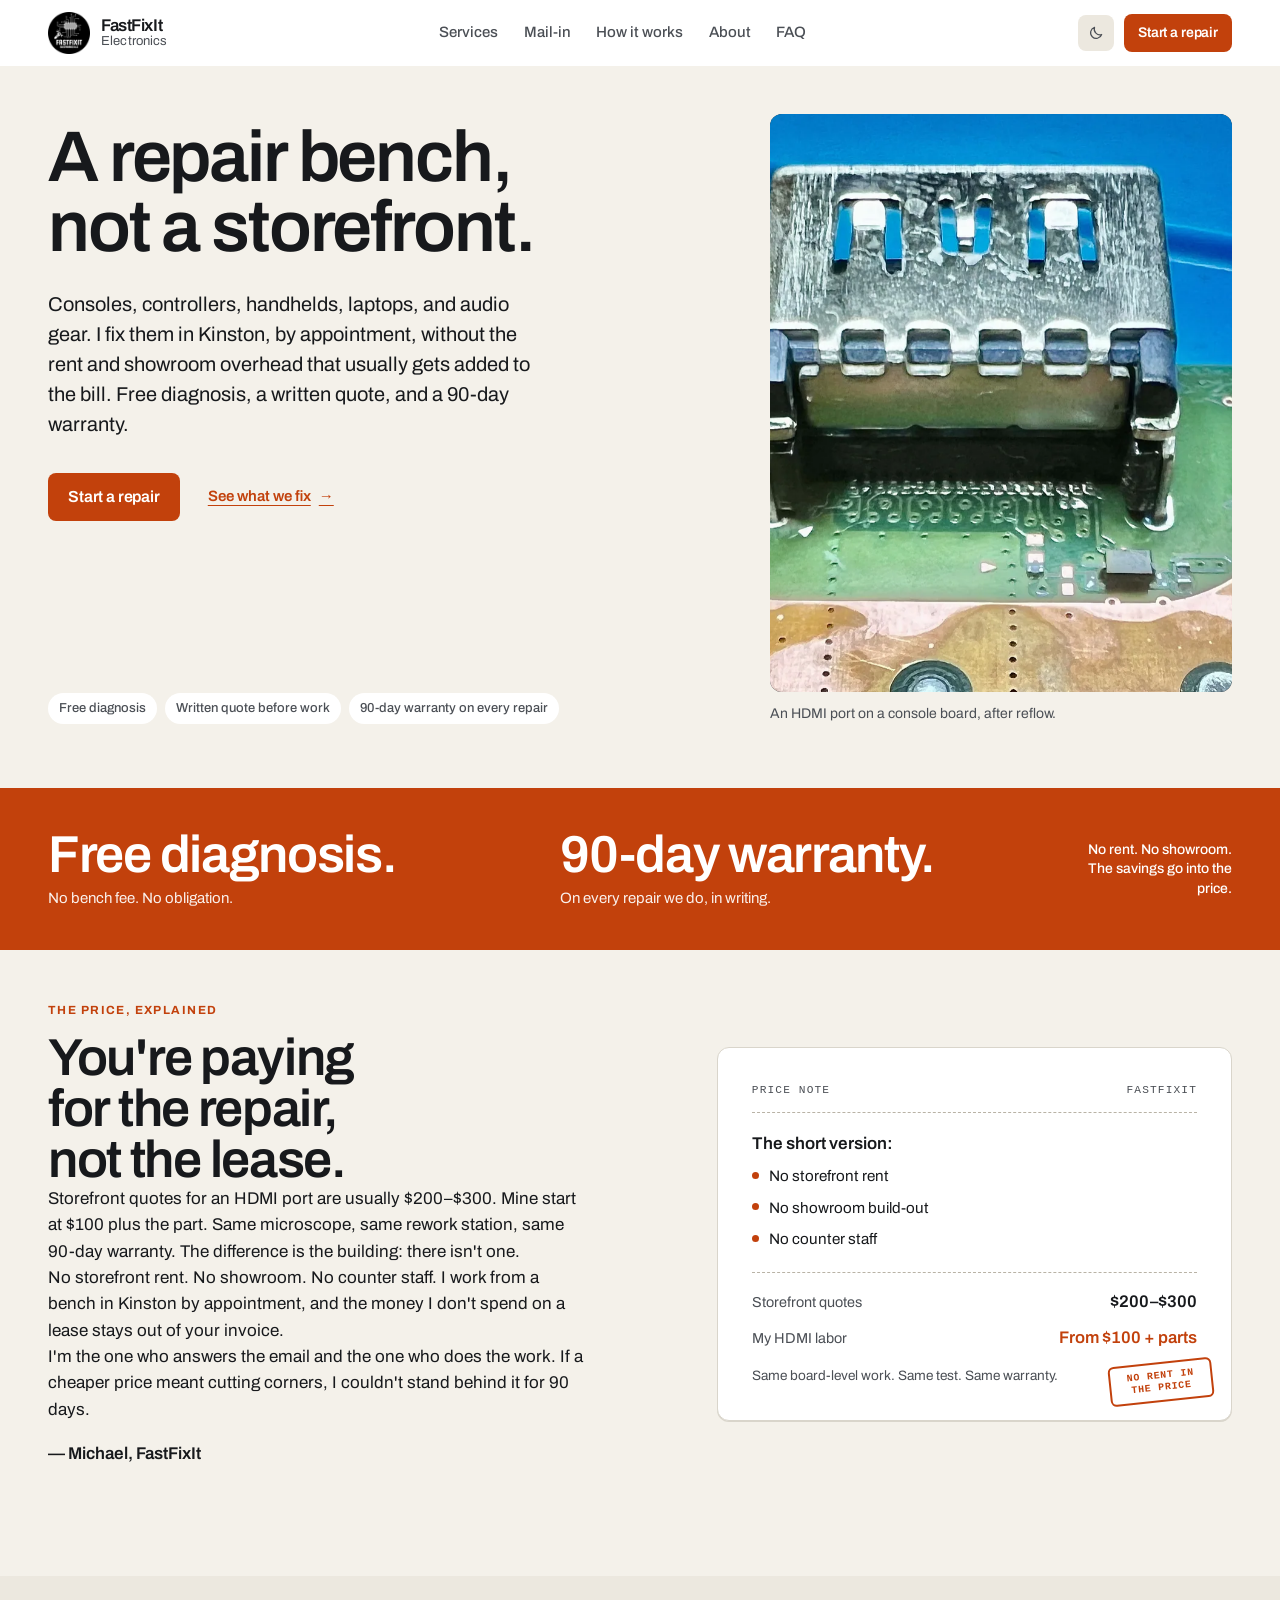
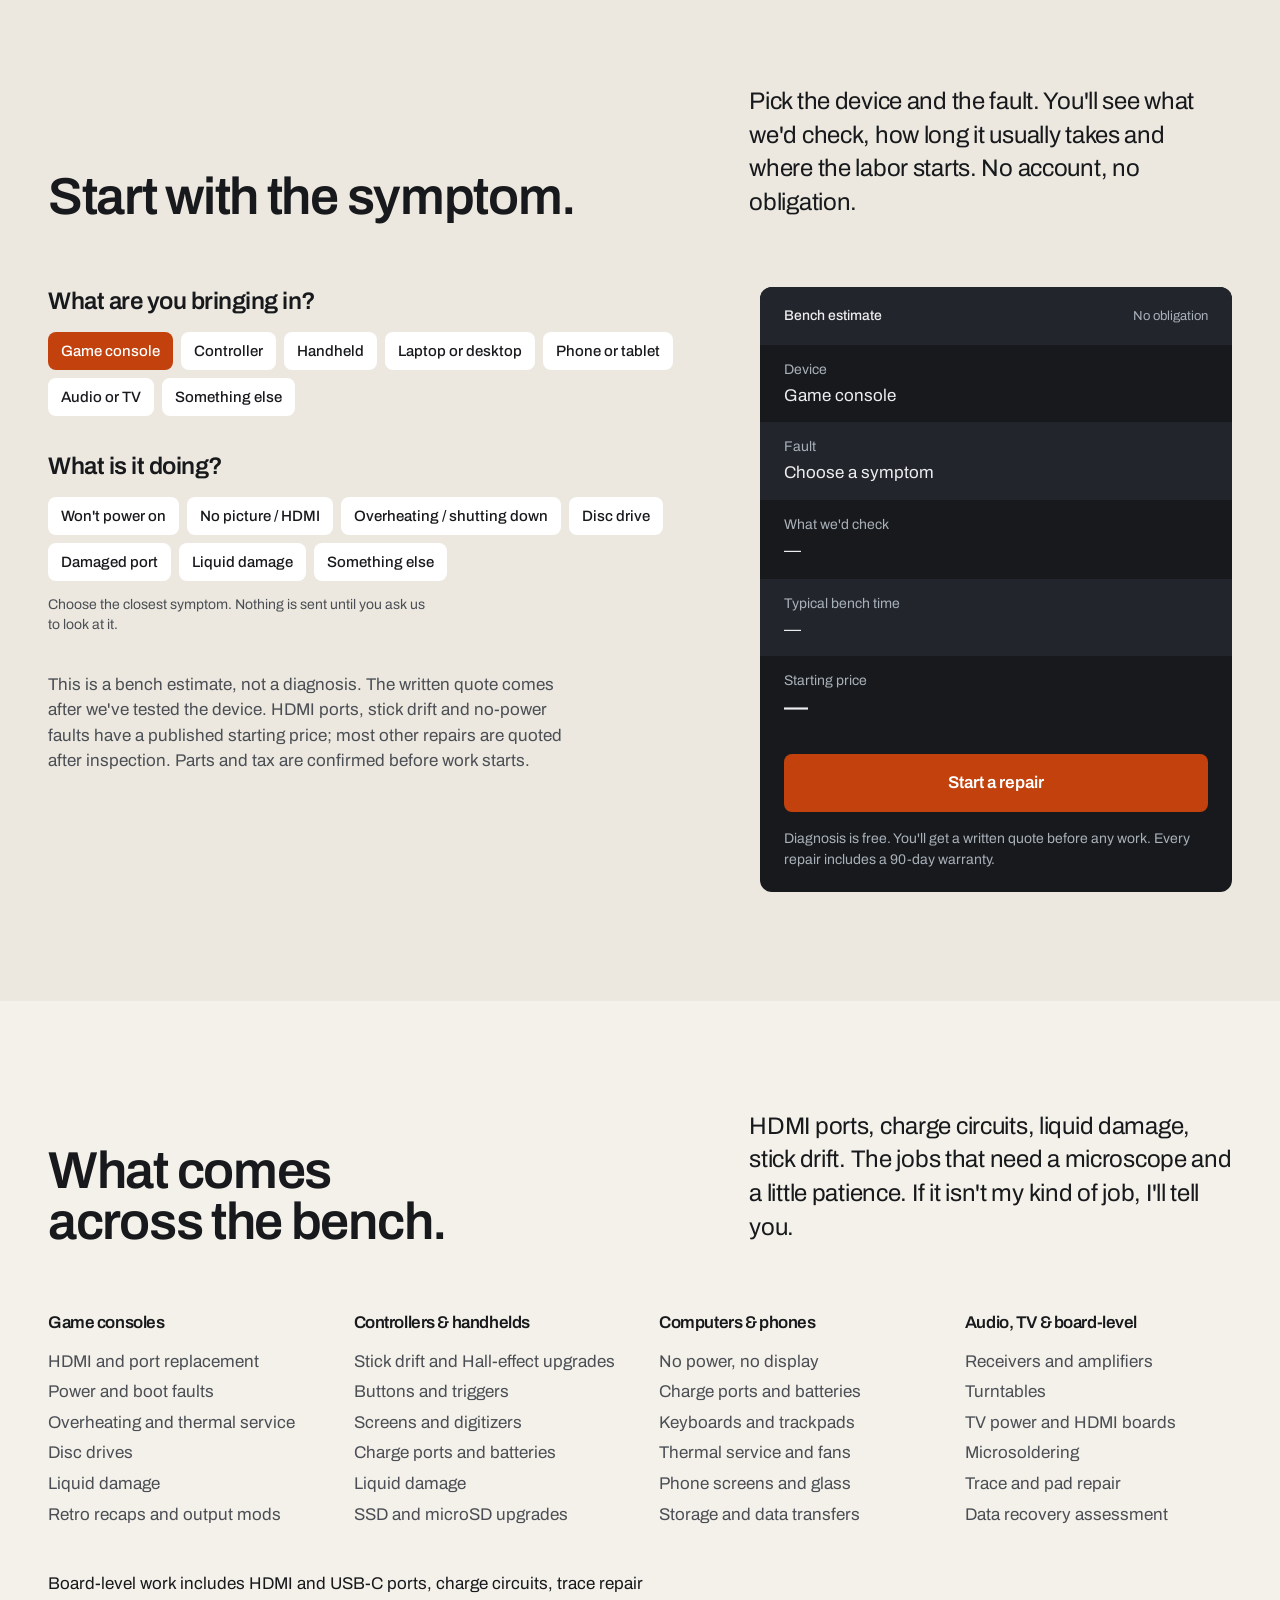
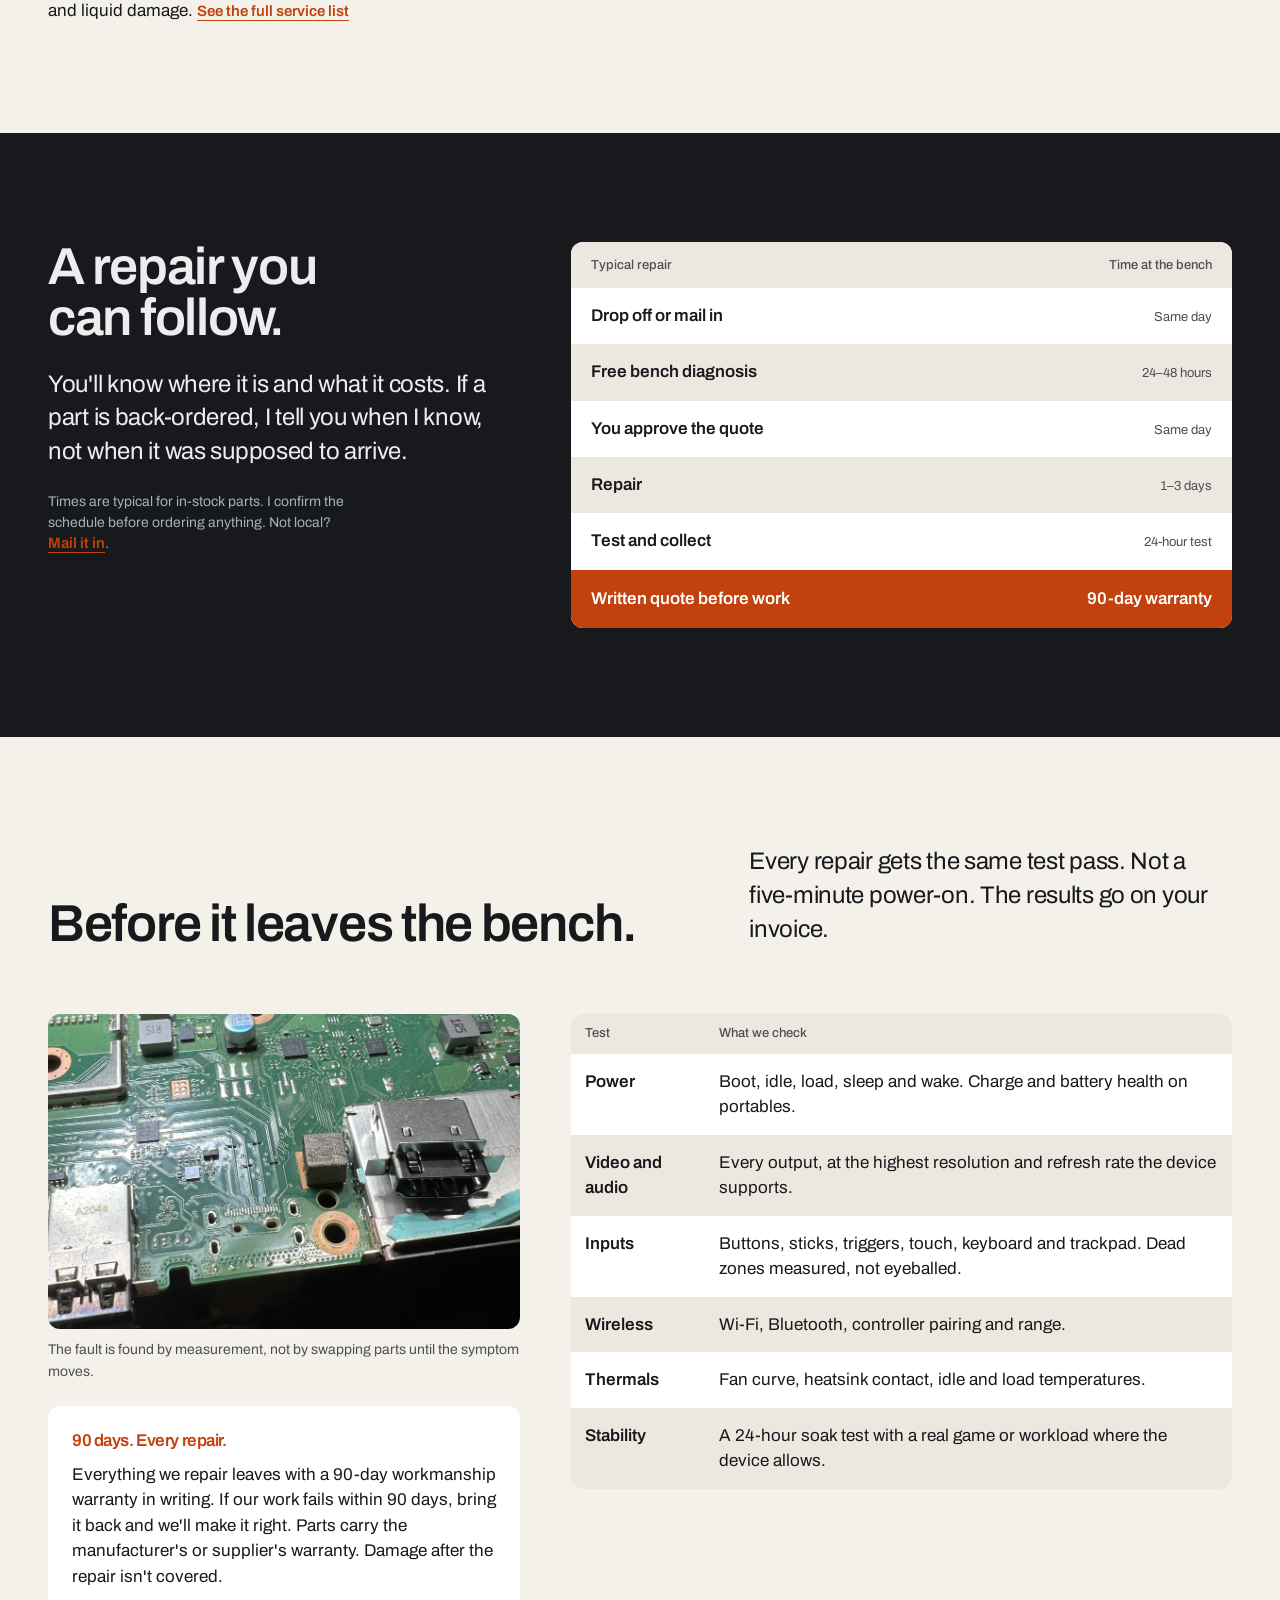
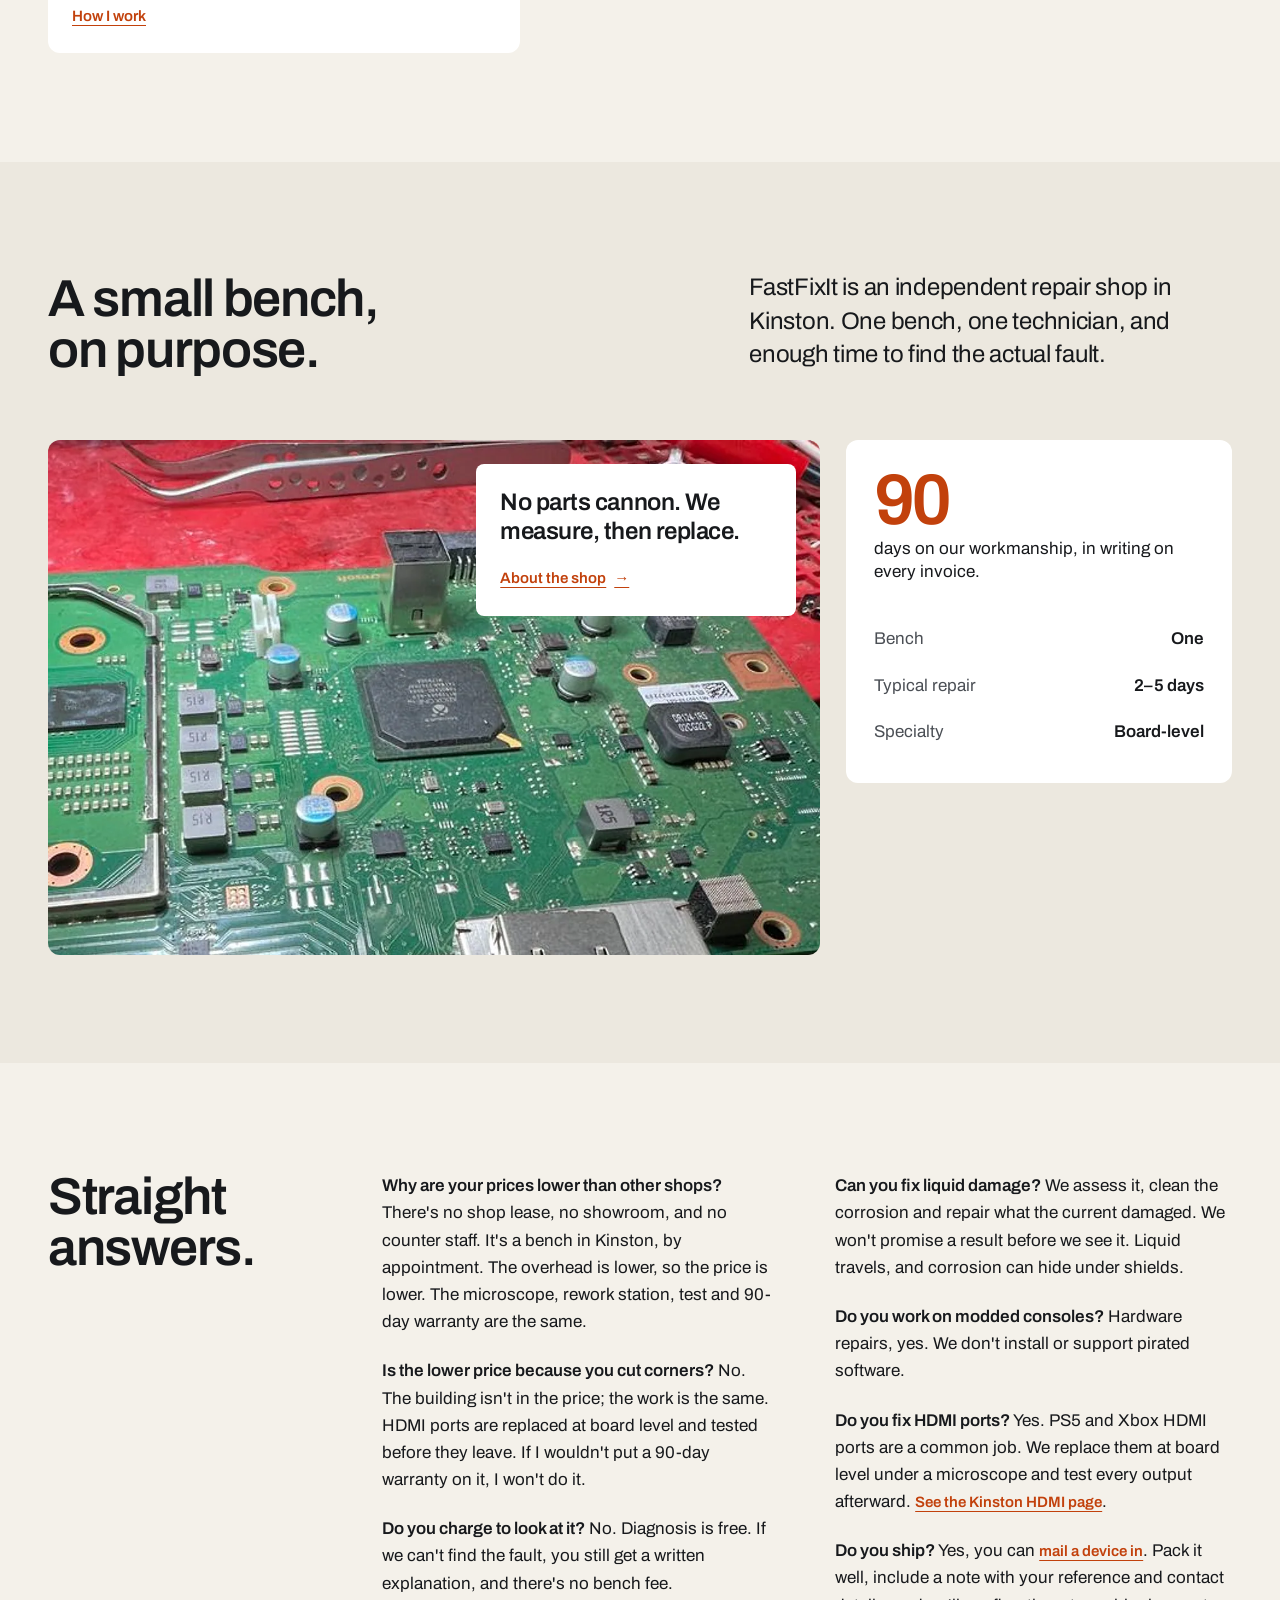
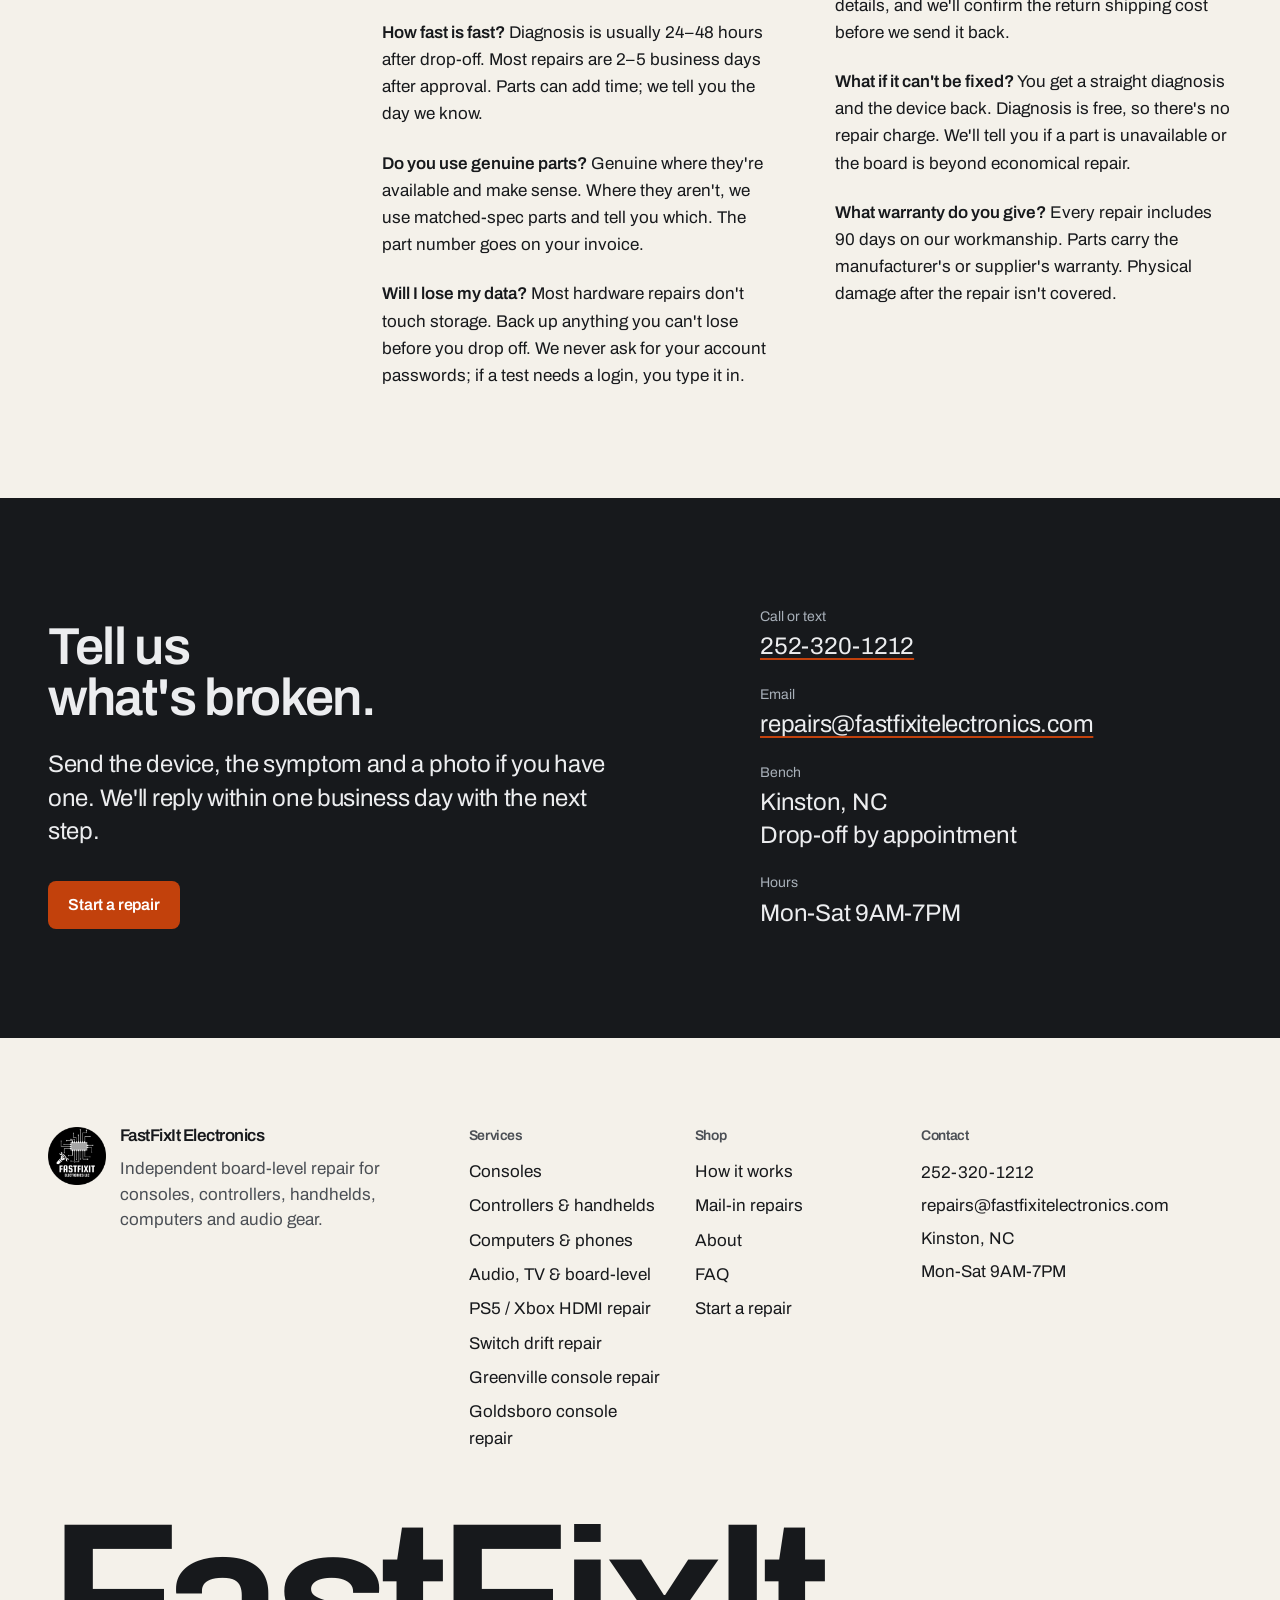
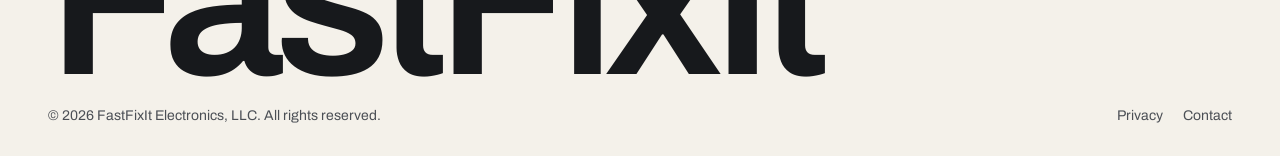
<file: index.html>
<!doctype html>
<html lang="en-US">
<head>
  <meta charset="utf-8">
  <meta name="viewport" content="width=device-width, initial-scale=1">
  <title>FastFixIt Electronics | Console repair without the storefront markup</title>
  <meta name="description" content="Board-level console and electronics repair in Kinston, NC. No storefront rent means lower prices: HDMI ports from $100 + parts, free diagnosis and a 90-day warranty.">
  <meta name="theme-color" content="#f4f1ea">
  <link rel="canonical" href="https://fastfixitelectronics.com/">
  <meta property="og:title" content="FastFixIt Electronics | Console repair without the storefront markup">
  <meta property="og:description" content="No storefront rent. Same board-level repair. HDMI ports from $100 + parts, free diagnosis and a 90-day warranty in Kinston, NC.">
  <meta property="og:type" content="website">
  <meta property="og:url" content="https://fastfixitelectronics.com/">
  <meta property="og:site_name" content="FastFixIt Electronics">
  <meta property="og:image" content="https://fastfixitelectronics.com/assets/img/bench-wide.webp">
  <meta name="twitter:card" content="summary">
  <link rel="icon" href="favicon-32.png" sizes="32x32" type="image/png">
  <link rel="icon" href="favicon-16.png" sizes="16x16" type="image/png">
  <link rel="apple-touch-icon" href="apple-touch-icon.png">
  <link rel="preload" href="assets/fonts/archivo-var.woff2" as="font" type="font/woff2" crossorigin>
  <link rel="preload" as="image" href="assets/img/bench-solder.webp?v=20261120d" imagesrcset="assets/img/bench-solder-sm.webp?v=20261120d 800w, assets/img/bench-solder.webp?v=20261120d 1200w" imagesizes="(max-width: 900px) 90vw, 40vw" fetchpriority="high">
  <link rel="stylesheet" href="assets/css/site.css?v=20261120d">
  <link rel="stylesheet" href="assets/css/theme-v2.css?v=20261120d">
  <script src="assets/js/boot.js?v=20261120d"></script>
  <script type="application/ld+json">
  {
    "@context": "https://schema.org",
    "@graph": [
      {
        "@type": "LocalBusiness",
        "@id": "https://fastfixitelectronics.com/#business",
        "name": "FastFixIt Electronics, LLC",
        "url": "https://fastfixitelectronics.com/",
        "image": "https://fastfixitelectronics.com/assets/img/bench-wide.webp",
        "logo": "https://fastfixitelectronics.com/assets/brand/badge-192.png",
        "telephone": "+1-252-320-1212",
        "email": "repairs@fastfixitelectronics.com",
        "priceRange": "$$",
        "description": "Independent board-level repair for game consoles, controllers, handhelds, computers, phones and audio gear. No storefront rent, lower overhead, free diagnosis and a 90-day warranty on every repair.",
        "address": {
          "@type": "PostalAddress",
          "addressLocality": "Kinston",
          "addressRegion": "NC",
          "postalCode": "28501",
          "addressCountry": "US"
        },
        "areaServed": [
          { "@type": "City", "name": "Kinston" },
          { "@type": "City", "name": "La Grange" },
          { "@type": "City", "name": "Snow Hill" },
          { "@type": "City", "name": "Pink Hill" },
          { "@type": "City", "name": "Deep Run" },
          { "@type": "City", "name": "Dover" },
          { "@type": "City", "name": "Trenton" },
          { "@type": "City", "name": "Grifton" },
          { "@type": "City", "name": "Greenville" },
          { "@type": "City", "name": "Goldsboro" }
        ],
        "openingHoursSpecification": [
          {
            "@type": "OpeningHoursSpecification",
            "dayOfWeek": ["Monday", "Tuesday", "Wednesday", "Thursday", "Friday", "Saturday"],
            "opens": "09:00",
            "closes": "19:00"
          }
        ],
        "hasOfferCatalog": {
          "@type": "OfferCatalog",
          "name": "Repair services",
          "itemListElement": [
            {
              "@type": "Offer",
              "itemOffered": { "@type": "Service", "name": "HDMI port replacement" },
              "priceSpecification": {
                "@type": "PriceSpecification",
                "priceCurrency": "USD",
                "minPrice": "100",
                "description": "Labor starts at $100; parts are extra."
              }
            },
            {
              "@type": "Offer",
              "itemOffered": { "@type": "Service", "name": "Stick drift repair" },
              "priceSpecification": {
                "@type": "PriceSpecification",
                "priceCurrency": "USD",
                "minPrice": "40",
                "description": "Labor starts at $40; parts are extra."
              }
            },
            {
              "@type": "Offer",
              "itemOffered": { "@type": "Service", "name": "No power or no boot diagnosis and repair" },
              "priceSpecification": {
                "@type": "PriceSpecification",
                "priceCurrency": "USD",
                "minPrice": "79",
                "description": "Labor starts at $79; parts are extra."
              }
            }
          ]
        }
      },
      {
        "@type": "WebSite",
        "@id": "https://fastfixitelectronics.com/#website",
        "url": "https://fastfixitelectronics.com/",
        "name": "FastFixIt Electronics",
        "publisher": { "@id": "https://fastfixitelectronics.com/#business" }
      },
      {
        "@type": "FAQPage",
        "@id": "https://fastfixitelectronics.com/#faq",
        "mainEntity": [
          {
            "@type": "Question",
            "name": "Why are your prices lower than other shops?",
            "acceptedAnswer": {
              "@type": "Answer",
              "text": "There's no shop lease, no showroom, and no counter staff. It's a bench in Kinston, by appointment. The overhead is lower, so the price is lower. The microscope, rework station, test and 90-day warranty are the same."
            }
          },
          {
            "@type": "Question",
            "name": "Is the lower price because you cut corners?",
            "acceptedAnswer": {
              "@type": "Answer",
              "text": "No. The building isn't in the price; the work is the same. HDMI ports are replaced at board level and tested before they leave. Every repair gets a 90-day workmanship warranty."
            }
          },
          {
            "@type": "Question",
            "name": "How much does HDMI repair cost?",
            "acceptedAnswer": {
              "@type": "Answer",
              "text": "HDMI port replacement starts at $100 plus the part. Diagnosis is free, and you get a written quote before any work starts."
            }
          }
        ]
      }
    ]
  }
  </script>
</head>
<body>
  <a class="skip-link" href="#main">Skip to content</a>

  <header class="site-header">
    <div class="shell header-inner">
      <a class="brand" href="index.html" aria-label="FastFixIt Electronics home">
        <img class="brand-badge" src="assets/brand/badge-96.png" width="46" height="46" alt="">
        <span class="brand-text">
          <span class="brand-name">FastFixIt</span>
          <span class="brand-sub">Electronics</span>
        </span>
      </a>
      <nav class="nav" id="site-nav" aria-label="Primary">
        <a href="services.html">Services</a>
        <a href="mail-in.html">Mail-in</a>
        <a href="index.html#process">How it works</a>
        <a href="about.html">About</a>
        <a href="index.html#faq">FAQ</a>
        <a class="nav-cta" href="request.html">Start a repair</a>
      </nav>
      <div class="header-actions">
        <button class="theme-toggle" type="button" data-theme-toggle aria-label="Switch to dark mode" title="Toggle dark mode">
          <svg class="theme-icon theme-icon-moon" viewBox="0 0 24 24" aria-hidden="true"><path d="M20.5 14.2A8.5 8.5 0 0 1 9.8 3.5 8.5 8.5 0 1 0 20.5 14.2Z" fill="none" stroke="currentColor" stroke-width="1.8" stroke-linejoin="round"/></svg>
          <svg class="theme-icon theme-icon-sun" viewBox="0 0 24 24" aria-hidden="true"><circle cx="12" cy="12" r="4" fill="none" stroke="currentColor" stroke-width="1.8"/><path d="M12 2v2M12 20v2M4.9 4.9l1.4 1.4M17.7 17.7l1.4 1.4M2 12h2M20 12h2M4.9 19.1l1.4-1.4M17.7 6.3l1.4-1.4" fill="none" stroke="currentColor" stroke-width="1.8" stroke-linecap="round"/></svg>
        </button>
        <a class="btn btn--sm" href="request.html">Start a repair</a>
        <button class="nav-toggle" type="button" aria-expanded="false" aria-controls="site-nav" data-nav-toggle>Menu</button>
      </div>
    </div>
  </header>

  <main id="main">
    <section class="hero">
      <div class="shell hero-grid">
        <div class="hero-copy">
          <h1>A repair bench,<br>not a storefront.</h1>
          <p class="hero-lede">Consoles, controllers, handhelds, laptops, and audio gear. I fix them in Kinston, by appointment, without the rent and showroom overhead that usually gets added to the bill. Free diagnosis, a written quote, and a 90-day warranty.</p>
          <div class="hero-actions">
            <a class="btn" href="request.html">Start a repair</a>
            <a class="text-link" href="#services">See what we fix <span aria-hidden="true">→</span></a>
          </div>
          <ul class="hero-facts">
            <li>Free diagnosis</li>
            <li>Written quote before work</li>
            <li>90-day warranty on every repair</li>
          </ul>
        </div>

        <figure class="hero-media">
          <div class="hero-frame" data-crossfade>
            <img class="hero-slide is-active" src="assets/img/bench-solder.webp?v=20261120d" srcset="assets/img/bench-solder-sm.webp?v=20261120d 800w, assets/img/bench-solder.webp?v=20261120d 1200w" sizes="(max-width: 900px) 90vw, 40vw" width="1200" height="1500" alt="An HDMI port fitted to a game console board, photographed close up on the bench." fetchpriority="high">
            <img class="hero-slide" src="assets/img/ps5-hdmi-port.webp?v=20261120d" srcset="assets/img/ps5-hdmi-port-sm.webp?v=20261120d 800w, assets/img/ps5-hdmi-port.webp?v=20261120d 1200w" sizes="(max-width: 900px) 90vw, 40vw" width="1200" height="1500" alt="A PS5 HDMI port after replacement on the repair bench." fetchpriority="low">
            <img class="hero-slide" src="assets/img/bench-stick.webp?v=20261120d" srcset="assets/img/bench-stick-sm.webp?v=20261120d 800w, assets/img/bench-stick.webp?v=20261120d 1200w" sizes="(max-width: 900px) 90vw, 40vw" width="1200" height="1500" alt="The inside of a Nintendo Switch, showing the charge port board beside the battery." fetchpriority="low">
          </div>
          <figcaption class="hero-caption">An HDMI port on a console board, after reflow.</figcaption>
        </figure>
      </div>
    </section>

    <div class="promise-band" role="region" aria-label="Our promise">
      <div class="shell promise-grid">
        <div>
          <p class="promise-value">Free diagnosis.</p>
          <p class="promise-note">No bench fee. No obligation.</p>
        </div>
        <div>
          <p class="promise-value">90-day warranty.</p>
          <p class="promise-note">On every repair we do, in writing.</p>
        </div>
        <p class="promise-aside">No rent. No showroom. The savings go into the price.</p>
      </div>
    </div>

    <section class="section price-story" id="price">
      <div class="shell price-story__grid">
        <div class="price-story__copy" data-reveal>
          <p class="kicker">The price, explained</p>
          <h2>You're paying for the repair, not the lease.</h2>
          <p>Storefront quotes for an HDMI port are usually $200–$300. Mine start at $100 plus the part. Same microscope, same rework station, same 90-day warranty. The difference is the building: there isn't one.</p>
          <p>No storefront rent. No showroom. No counter staff. I work from a bench in Kinston by appointment, and the money I don't spend on a lease stays out of your invoice.</p>
          <p>I'm the one who answers the email and the one who does the work. If a cheaper price meant cutting corners, I couldn't stand behind it for 90 days.</p>
          <p class="price-signature">— Michael, FastFixIt</p>
        </div>

        <aside class="price-note" data-reveal aria-label="Why the prices are lower">
          <div class="price-note__head">
            <span>Price note</span>
            <span>FastFixIt</span>
          </div>
          <p class="price-note__lede">The short version:</p>
          <ul>
            <li>No storefront rent</li>
            <li>No showroom build-out</li>
            <li>No counter staff</li>
          </ul>
          <div class="price-note__compare">
            <div><span>Storefront quotes</span><strong>$200–$300</strong></div>
            <div><span>My HDMI labor</span><strong>From $100 + parts</strong></div>
          </div>
          <p class="price-note__foot">Same board-level work. Same test. Same warranty.</p>
          <span class="price-stamp" aria-hidden="true">No rent in the price</span>
        </aside>
      </div>
    </section>

    <section class="section section--surface" id="estimate">
      <div class="shell">
        <div class="section-head">
          <h2>Start with the symptom.</h2>
          <p class="lede">Pick the device and the fault. You'll see what we'd check, how long it usually takes and where the labor starts. No account, no obligation.</p>
        </div>

        <div class="estimator" data-estimator>
          <div class="estimator-controls">
            <fieldset>
              <legend>What are you bringing in?</legend>
              <div class="chips" data-device-chips></div>
            </fieldset>
            <fieldset>
              <legend>What is it doing?</legend>
              <div class="chips" data-fault-chips></div>
              <p class="estimator-hint" data-fault-hint>Choose the closest symptom.</p>
            </fieldset>
            <p class="estimator-note">This is a bench estimate, not a diagnosis. The written quote comes after we've tested the device. HDMI ports, stick drift and no-power faults have a published starting price; most other repairs are quoted after inspection. Parts and tax are confirmed before work starts.</p>
          </div>

          <aside class="ticket" aria-label="Bench estimate">
            <div class="ticket__head">
              <span>Bench estimate</span>
              <span>No obligation</span>
            </div>
            <div class="ticket__body">
              <div class="ticket__row">
                <span class="ticket__label">Device</span>
                <span class="ticket__value" data-ticket-device>—</span>
              </div>
              <div class="ticket__row">
                <span class="ticket__label">Fault</span>
                <span class="ticket__value" data-ticket-fault>Choose a symptom</span>
              </div>
              <div class="ticket__row">
                <span class="ticket__label">What we'd check</span>
                <span class="ticket__value ticket__value--check" data-ticket-check>—</span>
              </div>
              <div class="ticket__row">
                <span class="ticket__label">Typical bench time</span>
                <span class="ticket__value" data-ticket-time>—</span>
              </div>
              <div class="ticket__row ticket__row--price">
                <span class="ticket__label">Starting price</span>
                <span class="ticket__value" data-ticket-price>—</span>
              </div>
            </div>
            <a class="ticket__cta" href="request.html#request-form" data-ticket-cta>Start a repair</a>
            <p class="ticket__fine">Diagnosis is free. You'll get a written quote before any work. Every repair includes a 90-day warranty.</p>
          </aside>
        </div>
        <noscript>
          <style>.estimator { display: none; }</style>
          <p class="estimator-note">The estimate needs JavaScript. You can still <a href="services.html">see the services</a> or <a href="request.html">send a repair request</a>.</p>
        </noscript>
        <p class="visually-hidden" aria-live="polite" data-estimate-status></p>
      </div>
    </section>

    <section class="section" id="services">
      <div class="shell">
        <div class="section-head">
          <h2>What comes across the bench.</h2>
          <p class="lede">HDMI ports, charge circuits, liquid damage, stick drift. The jobs that need a microscope and a little patience. If it isn't my kind of job, I'll tell you.</p>
        </div>

        <div class="service-index">
          <div class="service-group" data-reveal>
            <h3>Game consoles</h3>
            <ul>
              <li>HDMI and port replacement</li>
              <li>Power and boot faults</li>
              <li>Overheating and thermal service</li>
              <li>Disc drives</li>
              <li>Liquid damage</li>
              <li>Retro recaps and output mods</li>
            </ul>
          </div>
          <div class="service-group" data-reveal>
            <h3>Controllers &amp; handhelds</h3>
            <ul>
              <li>Stick drift and Hall-effect upgrades</li>
              <li>Buttons and triggers</li>
              <li>Screens and digitizers</li>
              <li>Charge ports and batteries</li>
              <li>Liquid damage</li>
              <li>SSD and microSD upgrades</li>
            </ul>
          </div>
          <div class="service-group" data-reveal>
            <h3>Computers &amp; phones</h3>
            <ul>
              <li>No power, no display</li>
              <li>Charge ports and batteries</li>
              <li>Keyboards and trackpads</li>
              <li>Thermal service and fans</li>
              <li>Phone screens and glass</li>
              <li>Storage and data transfers</li>
            </ul>
          </div>
          <div class="service-group" data-reveal>
            <h3>Audio, TV &amp; board-level</h3>
            <ul>
              <li>Receivers and amplifiers</li>
              <li>Turntables</li>
              <li>TV power and HDMI boards</li>
              <li>Microsoldering</li>
              <li>Trace and pad repair</li>
              <li>Data recovery assessment</li>
            </ul>
          </div>
        </div>

        <div class="service-note">
          <p>Board-level work includes HDMI and USB-C ports, charge circuits, trace repair and liquid damage. <a class="text-link" href="services.html">See the full service list</a></p>
        </div>
      </div>
    </section>

    <section class="section section--ink" id="process">
      <div class="shell process-grid">
        <div class="process-copy" data-reveal>
          <h2>A repair you can follow.</h2>
          <p class="lede">You'll know where it is and what it costs. If a part is back-ordered, I tell you when I know, not when it was supposed to arrive.</p>
          <p class="small">Times are typical for in-stock parts. I confirm the schedule before ordering anything. Not local? <a class="text-link" href="mail-in.html">Mail it in</a>.</p>
        </div>

        <div class="slip" data-reveal>
          <div class="slip__head">
            <span>Typical repair</span>
            <span>Time at the bench</span>
          </div>
          <div class="slip__row">
            <span class="slip__name">Drop off or mail in</span>
            <span class="slip__time">Same day</span>
          </div>
          <div class="slip__row">
            <span class="slip__name">Free bench diagnosis</span>
            <span class="slip__time">24–48 hours</span>
          </div>
          <div class="slip__row">
            <span class="slip__name">You approve the quote</span>
            <span class="slip__time">Same day</span>
          </div>
          <div class="slip__row">
            <span class="slip__name">Repair</span>
            <span class="slip__time">1–3 days</span>
          </div>
          <div class="slip__row">
            <span class="slip__name">Test and collect</span>
            <span class="slip__time">24-hour test</span>
          </div>
          <div class="slip__foot">
            <span>Written quote before work</span>
            <span>90-day warranty</span>
          </div>
        </div>
      </div>
    </section>

    <section class="section" id="standards">
      <div class="shell">
        <div class="section-head">
          <h2>Before it leaves the bench.</h2>
          <p class="lede">Every repair gets the same test pass. Not a five-minute power-on. The results go on your invoice.</p>
        </div>

        <div class="standards-grid">
          <div data-reveal>
            <figure class="standards-photo">
              <img src="assets/img/xbox-hdmi-removed.webp?v=20261120d" srcset="assets/img/xbox-hdmi-removed-sm.webp?v=20261120d 1000w, assets/img/xbox-hdmi-removed.webp?v=20261120d 1600w" sizes="(max-width: 1000px) 90vw, 40vw" width="1600" height="1067" alt="An Xbox Series S board with the HDMI port removed for replacement." loading="lazy">
              <figcaption>The fault is found by measurement, not by swapping parts until the symptom moves.</figcaption>
            </figure>
            <div class="warranty">
              <h3>90 days. Every repair.</h3>
              <p>Everything we repair leaves with a 90-day workmanship warranty in writing. If our work fails within 90 days, bring it back and we'll make it right. Parts carry the manufacturer's or supplier's warranty. Damage after the repair isn't covered.</p>
              <a class="text-link" href="about.html#standards">How I work</a>
            </div>
          </div>

          <div data-reveal>
            <div class="table-card">
              <table class="test-table">
              <thead>
                <tr>
                  <th scope="col">Test</th>
                  <th scope="col">What we check</th>
                </tr>
              </thead>
              <tbody>
                <tr>
                  <td>Power</td>
                  <td>Boot, idle, load, sleep and wake. Charge and battery health on portables.</td>
                </tr>
                <tr>
                  <td>Video and audio</td>
                  <td>Every output, at the highest resolution and refresh rate the device supports.</td>
                </tr>
                <tr>
                  <td>Inputs</td>
                  <td>Buttons, sticks, triggers, touch, keyboard and trackpad. Dead zones measured, not eyeballed.</td>
                </tr>
                <tr>
                  <td>Wireless</td>
                  <td>Wi-Fi, Bluetooth, controller pairing and range.</td>
                </tr>
                <tr>
                  <td>Thermals</td>
                  <td>Fan curve, heatsink contact, idle and load temperatures.</td>
                </tr>
                <tr>
                  <td>Stability</td>
                  <td>A 24-hour soak test with a real game or workload where the device allows.</td>
                </tr>
              </tbody>
            </table>
            </div>
          </div>
        </div>
      </div>
    </section>

    <section class="section section--surface" id="shop">
      <div class="shell">
        <div class="section-head">
          <h2>A small bench, on purpose.</h2>
          <p class="lede">FastFixIt is an independent repair shop in <span data-contact="city">[CITY]</span>. One bench, one technician, and enough time to find the actual fault.</p>
        </div>

        <div class="about-teaser">
          <div class="about-photo" data-reveal>
            <img src="assets/img/bench-wide.webp?v=20261120d" srcset="assets/img/bench-wide-sm.webp?v=20261120d 1200w, assets/img/bench-wide.webp?v=20261120d 1800w" sizes="(max-width: 1000px) 90vw, 65vw" width="1800" height="1200" alt="A console motherboard on the repair bench, with tweezers and tools nearby." loading="lazy">
            <div class="about-card">
              <p>No parts cannon. We measure, then replace.</p>
              <a class="text-link" href="about.html">About the shop <span aria-hidden="true">→</span></a>
            </div>
          </div>

          <aside class="facts-tile" data-reveal>
            <p class="big">90</p>
            <p class="big-label">days on our workmanship, in writing on every invoice.</p>
            <ul>
              <li><span>Bench</span><span>One</span></li>
              <li><span>Typical repair</span><span>2–5 days</span></li>
              <li><span>Specialty</span><span>Board-level</span></li>
            </ul>
          </aside>
        </div>
      </div>
    </section>

    <section class="section" id="faq">
      <div class="shell faq-grid">
        <div data-reveal>
          <h2>Straight answers.</h2>
        </div>
        <div class="faq-cols" data-reveal>
          <p><strong>Why are your prices lower than other shops?</strong> There's no shop lease, no showroom, and no counter staff. It's a bench in Kinston, by appointment. The overhead is lower, so the price is lower. The microscope, rework station, test and 90-day warranty are the same.</p>
          <p><strong>Is the lower price because you cut corners?</strong> No. The building isn't in the price; the work is the same. HDMI ports are replaced at board level and tested before they leave. If I wouldn't put a 90-day warranty on it, I won't do it.</p>
          <p><strong>Do you charge to look at it?</strong> No. Diagnosis is free. If we can't find the fault, you still get a written explanation, and there's no bench fee.</p>
          <p><strong>How fast is fast?</strong> Diagnosis is usually 24–48 hours after drop-off. Most repairs are 2–5 business days after approval. Parts can add time; we tell you the day we know.</p>
          <p><strong>Do you use genuine parts?</strong> Genuine where they're available and make sense. Where they aren't, we use matched-spec parts and tell you which. The part number goes on your invoice.</p>
          <p><strong>Will I lose my data?</strong> Most hardware repairs don't touch storage. Back up anything you can't lose before you drop off. We never ask for your account passwords; if a test needs a login, you type it in.</p>
          <p><strong>Can you fix liquid damage?</strong> We assess it, clean the corrosion and repair what the current damaged. We won't promise a result before we see it. Liquid travels, and corrosion can hide under shields.</p>
          <p><strong>Do you work on modded consoles?</strong> Hardware repairs, yes. We don't install or support pirated software.</p>
          <p><strong>Do you fix HDMI ports?</strong> Yes. PS5 and Xbox HDMI ports are a common job. We replace them at board level under a microscope and test every output afterward. <a class="text-link" href="ps5-hdmi-repair-kinston.html">See the Kinston HDMI page</a>.</p>
          <p><strong>Do you ship?</strong> Yes, you can <a class="text-link" href="mail-in.html">mail a device in</a>. Pack it well, include a note with your reference and contact details, and we'll confirm the return shipping cost before we send it back.</p>
          <p><strong>What if it can't be fixed?</strong> You get a straight diagnosis and the device back. Diagnosis is free, so there's no repair charge. We'll tell you if a part is unavailable or the board is beyond economical repair.</p>
          <p><strong>What warranty do you give?</strong> Every repair includes 90 days on our workmanship. Parts carry the manufacturer's or supplier's warranty. Physical damage after the repair isn't covered.</p>
        </div>
      </div>
    </section>

    <section class="section section--ink" id="contact">
      <div class="shell contact-grid">
        <div class="contact-copy" data-reveal>
          <h2>Tell us what's broken.</h2>
          <p class="lede">Send the device, the symptom and a photo if you have one. We'll reply within one business day with the next step.</p>
          <a class="btn btn--brass" href="request.html">Start a repair</a>
        </div>

        <dl class="contact-list" data-reveal>
          <div class="contact-item">
            <dt>Call or text</dt>
            <dd><a data-contact="phone" href="tel:">[PHONE]</a></dd>
          </div>
          <div class="contact-item">
            <dt>Email</dt>
            <dd><a data-contact="email" href="mailto:">[EMAIL]</a></dd>
          </div>
          <div class="contact-item">
            <dt>Bench</dt>
            <dd><span data-contact="city-line">Kinston, NC</span><br>Drop-off by appointment</dd>
          </div>
          <div class="contact-item">
            <dt>Hours</dt>
            <dd><span data-contact="hours">[HOURS]</span></dd>
          </div>
        </dl>
      </div>
    </section>
  </main>

  <footer class="site-footer">
    <div class="shell">
      <div class="footer-top">
        <div class="footer-brand">
          <img src="assets/brand/badge-192.png" width="58" height="58" alt="" loading="lazy">
          <div>
            <p class="footer-name">FastFixIt Electronics</p>
            <p>Independent board-level repair for consoles, controllers, handhelds, computers and audio gear.</p>
          </div>
        </div>

        <div class="footer-col">
          <h3>Services</h3>
          <ul>
            <li><a href="services.html#consoles">Consoles</a></li>
            <li><a href="services.html#controllers">Controllers &amp; handhelds</a></li>
            <li><a href="services.html#computers">Computers &amp; phones</a></li>
            <li><a href="services.html#board-level">Audio, TV &amp; board-level</a></li>
            <li><a href="ps5-hdmi-repair-kinston.html">PS5 / Xbox HDMI repair</a></li>
            <li><a href="switch-drift-repair-kinston.html">Switch drift repair</a></li>
            <li><a href="greenville-console-repair.html">Greenville console repair</a></li>
            <li><a href="goldsboro-console-repair.html">Goldsboro console repair</a></li>
          </ul>
        </div>

        <div class="footer-col">
          <h3>Shop</h3>
          <ul>
            <li><a href="index.html#process">How it works</a></li>
            <li><a href="mail-in.html">Mail-in repairs</a></li>
            <li><a href="about.html">About</a></li>
            <li><a href="index.html#faq">FAQ</a></li>
            <li><a href="request.html">Start a repair</a></li>
          </ul>
        </div>

        <div class="footer-col">
          <h3>Contact</h3>
          <div class="footer-contact">
            <p><a data-contact="phone" href="tel:">[PHONE]</a></p>
            <p><a data-contact="email" href="mailto:">[EMAIL]</a></p>
            <p><span data-contact="city-line">Kinston, NC</span></p>
            <p><span data-contact="hours">[HOURS]</span></p>
          </div>
        </div>
      </div>

      <div class="footer-mark" aria-hidden="true">
        <p>FastFixIt</p>
      </div>

      <div class="footer-legal">
        <p>© <span data-year>2026</span> FastFixIt Electronics, LLC. All rights reserved.</p>
        <nav aria-label="Legal">
          <a href="privacy.html">Privacy</a>
          <a href="index.html#contact">Contact</a>
        </nav>
      </div>
    </div>
  </footer>

  <script src="assets/js/config.js?v=20261120d" defer></script>
  <script src="assets/js/data.js?v=20261120d" defer></script>
  <script src="assets/js/site.js?v=20261120d" defer></script>
  <script src="assets/js/estimator.js?v=20261120d" defer></script>
</body>
</html>
</file>
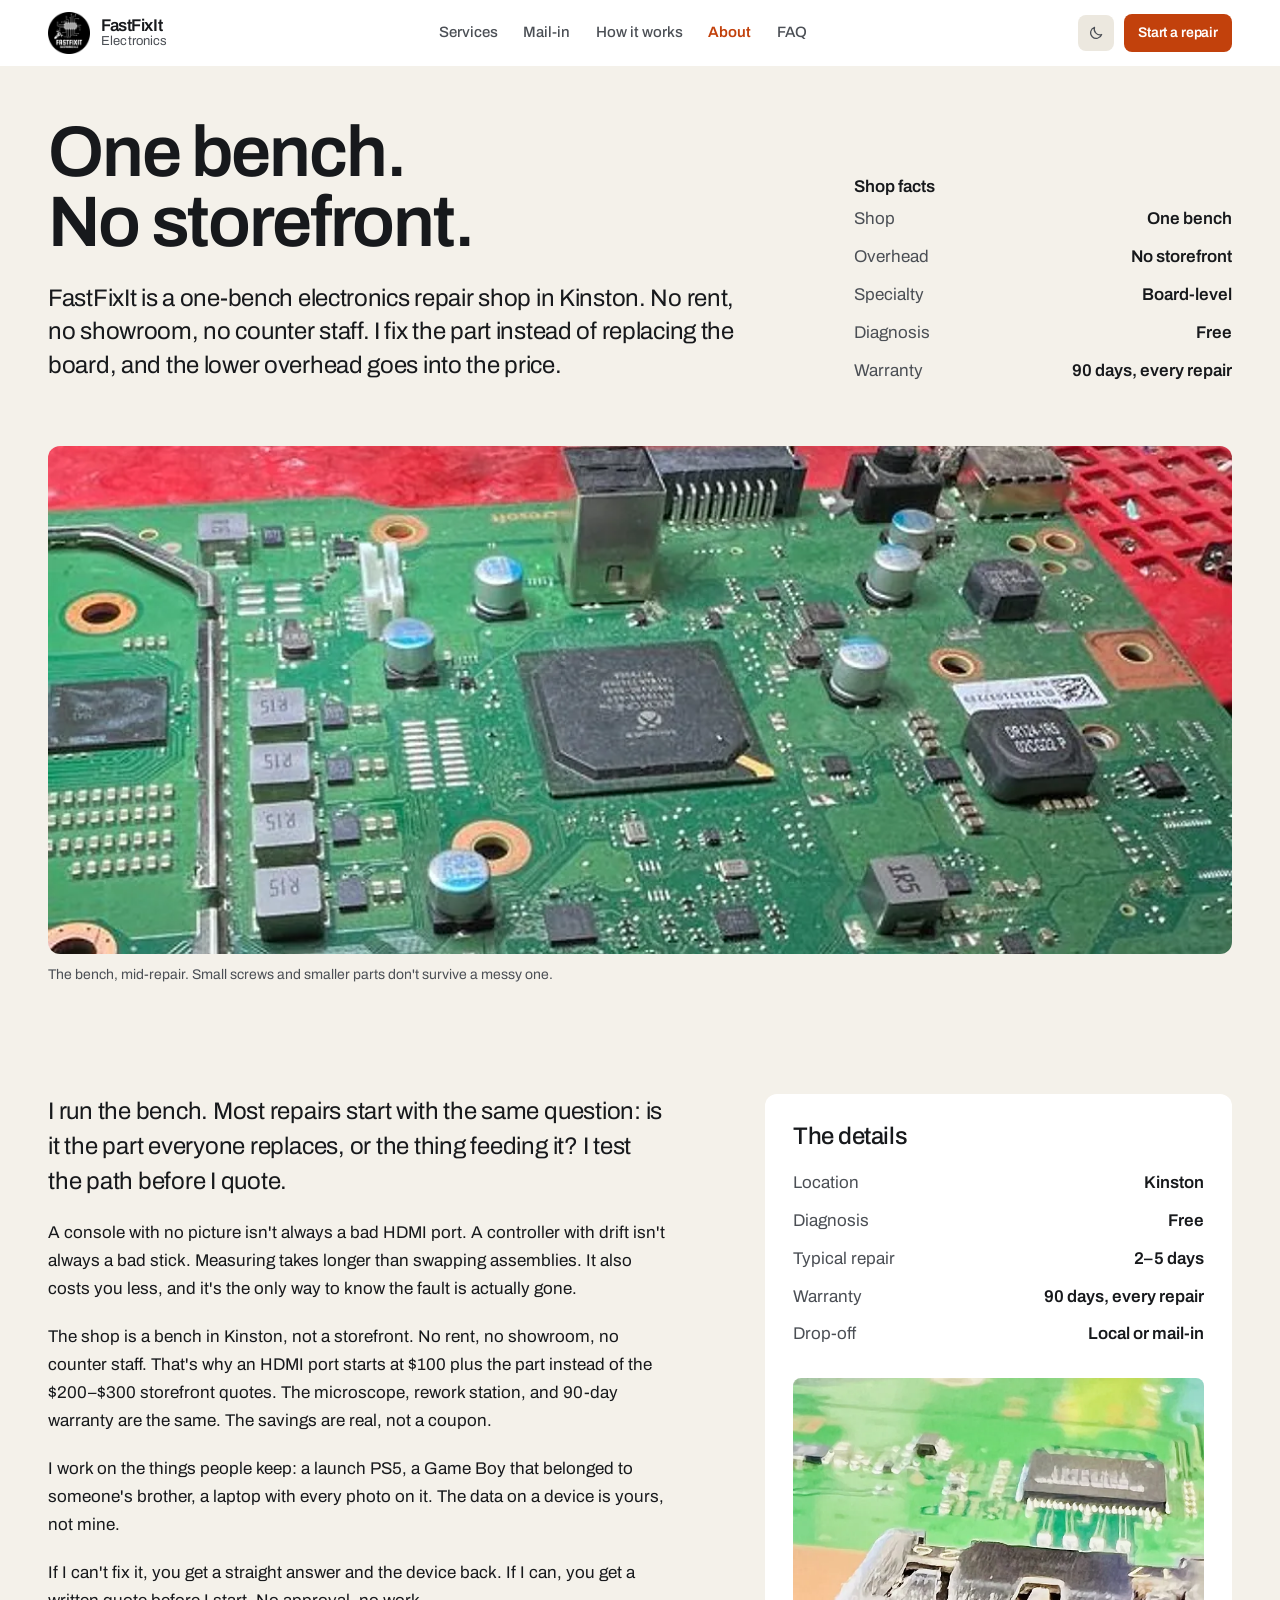
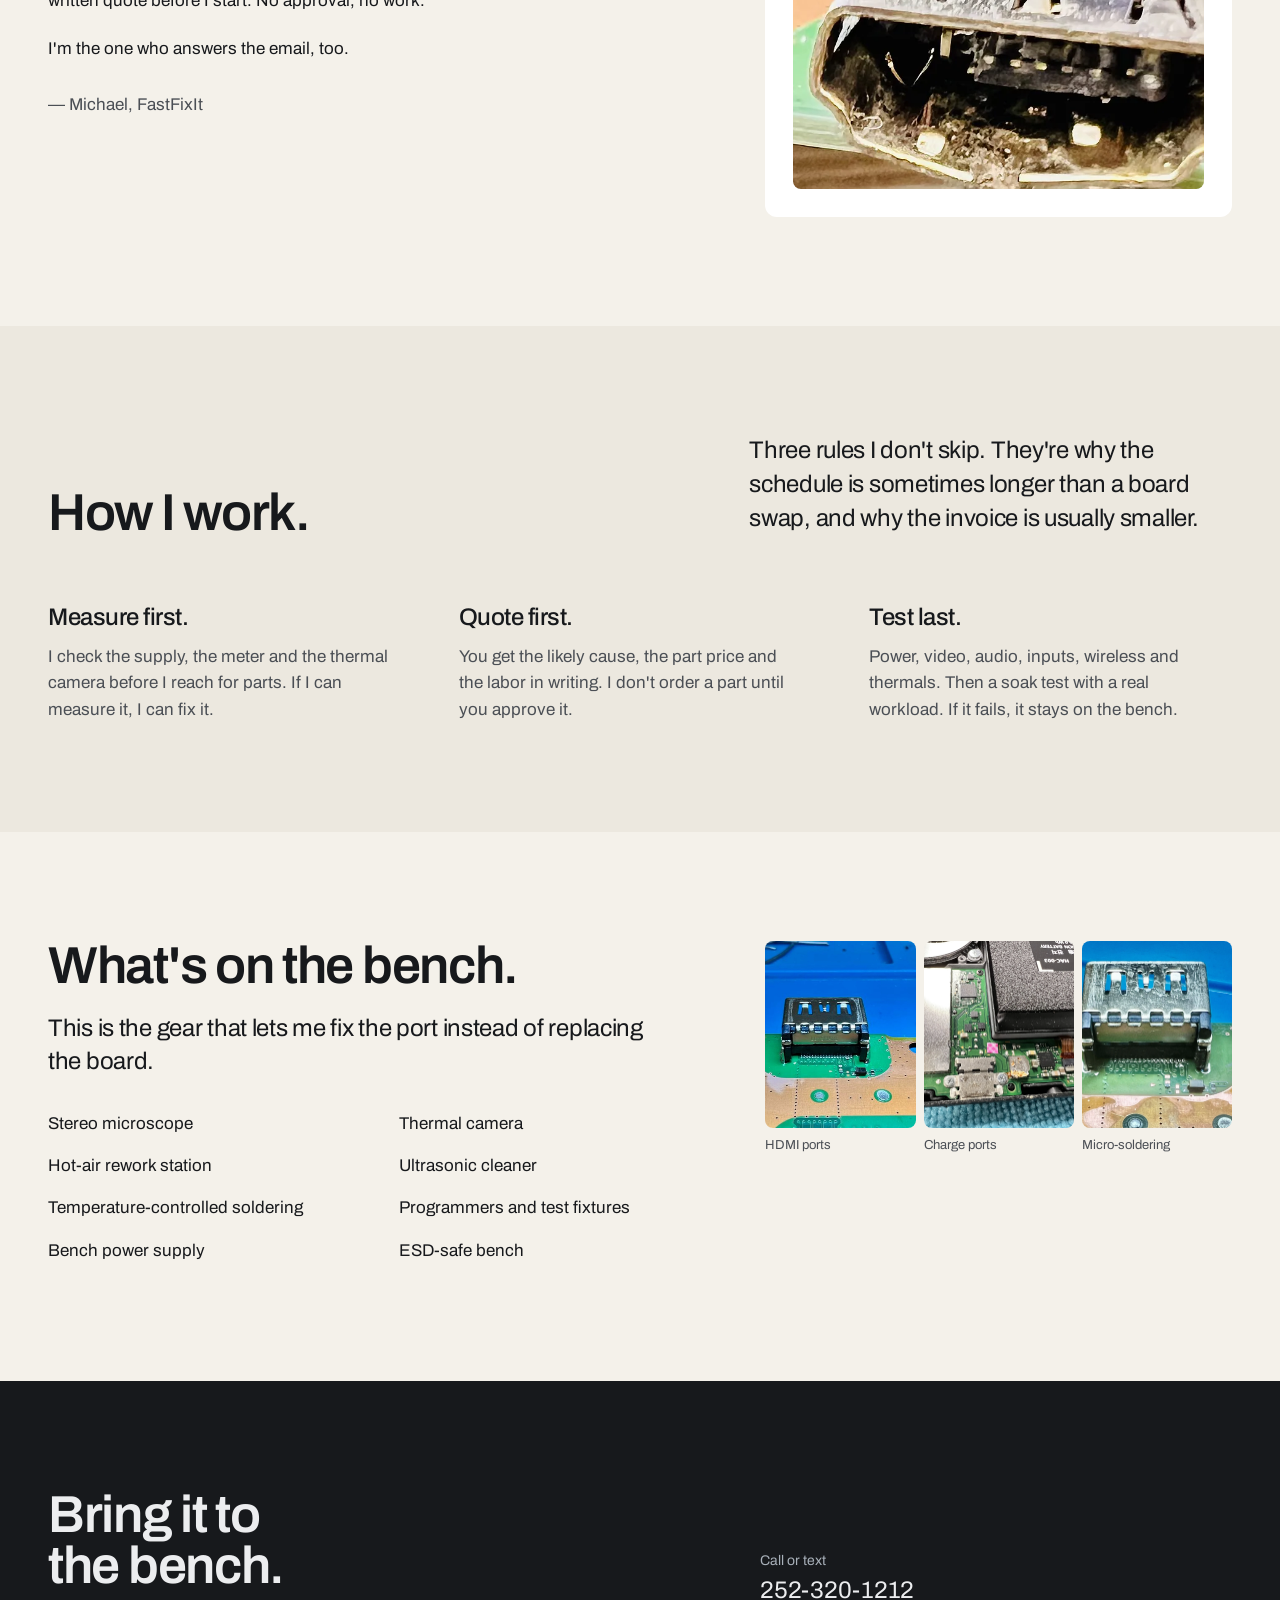
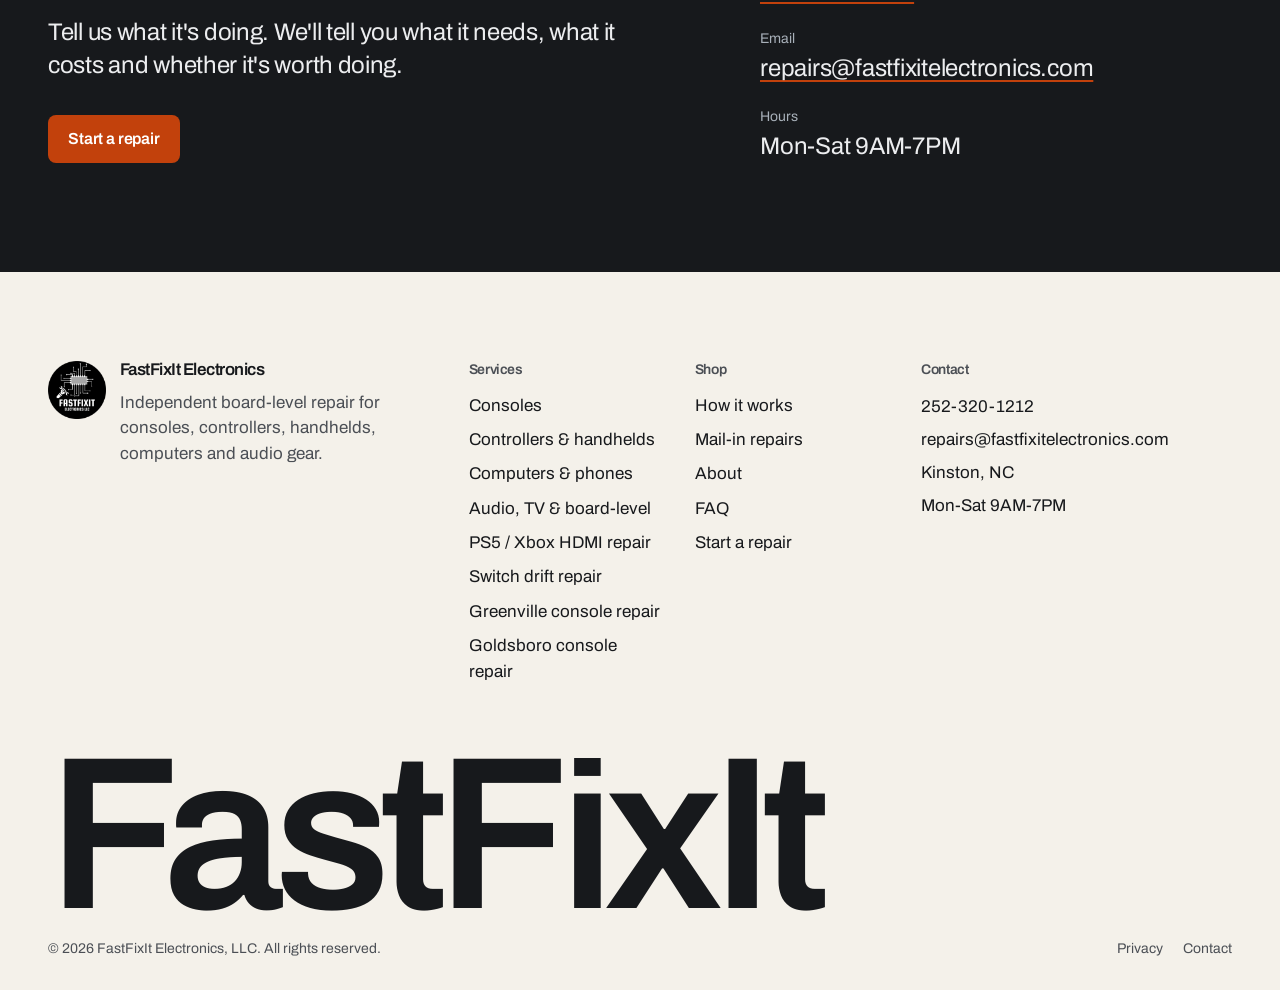
<file: about.html>
<!doctype html>
<html lang="en-US">
<head>
  <meta charset="utf-8">
  <meta name="viewport" content="width=device-width, initial-scale=1">
  <title>About the bench | FastFixIt Electronics</title>
  <meta name="description" content="One-bench electronics repair in Kinston, NC. No storefront rent, lower overhead and lower prices, with free diagnosis and a 90-day warranty on every repair.">
  <link rel="canonical" href="https://fastfixitelectronics.com/about.html">
  <meta name="theme-color" content="#f4f1ea">
  <meta property="og:title" content="About the bench | FastFixIt Electronics">
  <meta property="og:description" content="One bench, no storefront. Lower overhead means lower prices, with the same board-level work and a 90-day warranty.">
  <meta property="og:type" content="website">
  <meta property="og:site_name" content="FastFixIt Electronics">
  <meta name="twitter:card" content="summary">
  <link rel="icon" href="favicon-32.png" sizes="32x32" type="image/png">
  <link rel="icon" href="favicon-16.png" sizes="16x16" type="image/png">
  <link rel="apple-touch-icon" href="apple-touch-icon.png">
  <link rel="preload" href="assets/fonts/archivo-var.woff2" as="font" type="font/woff2" crossorigin>
  <link rel="stylesheet" href="assets/css/site.css?v=20261120d">
  <link rel="stylesheet" href="assets/css/theme-v2.css?v=20261120d">
  <script src="assets/js/boot.js?v=20261120d"></script>
</head>
<body>
  <a class="skip-link" href="#main">Skip to content</a>

  <header class="site-header">
    <div class="shell header-inner">
      <a class="brand" href="index.html" aria-label="FastFixIt Electronics home">
        <img class="brand-badge" src="assets/brand/badge-96.png" width="46" height="46" alt="">
        <span class="brand-text">
          <span class="brand-name">FastFixIt</span>
          <span class="brand-sub">Electronics</span>
        </span>
      </a>
      <nav class="nav" id="site-nav" aria-label="Primary">
        <a href="services.html">Services</a>
        <a href="mail-in.html">Mail-in</a>
        <a href="index.html#process">How it works</a>
        <a href="about.html" aria-current="page">About</a>
        <a href="index.html#faq">FAQ</a>
        <a class="nav-cta" href="request.html">Start a repair</a>
      </nav>
      <div class="header-actions">
        <button class="theme-toggle" type="button" data-theme-toggle aria-label="Switch to dark mode" title="Toggle dark mode">
          <svg class="theme-icon theme-icon-moon" viewBox="0 0 24 24" aria-hidden="true"><path d="M20.5 14.2A8.5 8.5 0 0 1 9.8 3.5 8.5 8.5 0 1 0 20.5 14.2Z" fill="none" stroke="currentColor" stroke-width="1.8" stroke-linejoin="round"/></svg>
          <svg class="theme-icon theme-icon-sun" viewBox="0 0 24 24" aria-hidden="true"><circle cx="12" cy="12" r="4" fill="none" stroke="currentColor" stroke-width="1.8"/><path d="M12 2v2M12 20v2M4.9 4.9l1.4 1.4M17.7 17.7l1.4 1.4M2 12h2M20 12h2M4.9 19.1l1.4-1.4M17.7 6.3l1.4-1.4" fill="none" stroke="currentColor" stroke-width="1.8" stroke-linecap="round"/></svg>
        </button>
        <a class="btn btn--sm" href="request.html">Start a repair</a>
        <button class="nav-toggle" type="button" aria-expanded="false" aria-controls="site-nav" data-nav-toggle>Menu</button>
      </div>
    </div>
  </header>

  <main id="main">
    <div class="shell page-head">
      <div>
        <h1>One bench. No storefront.</h1>
        <p class="lede">FastFixIt is a one-bench electronics repair shop in <span data-contact="city">[CITY]</span>. No rent, no showroom, no counter staff. I fix the part instead of replacing the board, and the lower overhead goes into the price.</p>
      </div>
      <aside class="page-aside">
        <h2>Shop facts</h2>
        <dl class="fact-list">
          <div><dt>Shop</dt><dd>One bench</dd></div>
          <div><dt>Overhead</dt><dd>No storefront</dd></div>
          <div><dt>Specialty</dt><dd>Board-level</dd></div>
          <div><dt>Diagnosis</dt><dd>Free</dd></div>
          <div><dt>Warranty</dt><dd>90 days, every repair</dd></div>
        </dl>
      </aside>
    </div>

    <div class="shell about-wide">
      <figure data-reveal>
        <img src="assets/img/bench-wide.webp?v=20261120d" srcset="assets/img/bench-wide-sm.webp?v=20261120d 1200w, assets/img/bench-wide.webp?v=20261120d 1800w" sizes="90vw" width="1800" height="1200" alt="A console motherboard on the repair bench, with tweezers and tools nearby.">
        <figcaption>The bench, mid-repair. Small screws and smaller parts don't survive a messy one.</figcaption>
      </figure>
    </div>

    <section class="section" id="story">
      <div class="shell about-body">
        <div class="letter" data-reveal>
          <p>I run the bench. Most repairs start with the same question: is it the part everyone replaces, or the thing feeding it? I test the path before I quote.</p>
          <p>A console with no picture isn't always a bad HDMI port. A controller with drift isn't always a bad stick. Measuring takes longer than swapping assemblies. It also costs you less, and it's the only way to know the fault is actually gone.</p>
          <p>The shop is a bench in Kinston, not a storefront. No rent, no showroom, no counter staff. That's why an HDMI port starts at $100 plus the part instead of the $200–$300 storefront quotes. The microscope, rework station, and 90-day warranty are the same. The savings are real, not a coupon.</p>
          <p>I work on the things people keep: a launch PS5, a Game Boy that belonged to someone's brother, a laptop with every photo on it. The data on a device is yours, not mine.</p>
          <p>If I can't fix it, you get a straight answer and the device back. If I can, you get a written quote before I start. No approval, no work.</p>
          <p>I'm the one who answers the email, too.</p>
          <p class="signature">— Michael, FastFixIt</p>
        </div>

        <aside class="about-facts" data-reveal>
          <h2>The details</h2>
          <dl class="fact-list">
            <div><dt>Location</dt><dd><span data-contact="city">[CITY]</span></dd></div>
            <div><dt>Diagnosis</dt><dd>Free</dd></div>
            <div><dt>Typical repair</dt><dd>2–5 days</dd></div>
            <div><dt>Warranty</dt><dd>90 days, every repair</dd></div>
            <div><dt>Drop-off</dt><dd>Local or mail-in</dd></div>
          </dl>
          <div class="about-photo-side">
            <img src="assets/img/bench-test.webp?v=20261120d" srcset="assets/img/bench-test-sm.webp?v=20261120d 1000w, assets/img/bench-test.webp?v=20261120d 1600w" sizes="(max-width: 1000px) 90vw, 35vw" width="1600" height="1067" alt="A damaged HDMI port on a console board, with bent pins and a deformed shell." loading="lazy">
          </div>
        </aside>
      </div>
    </section>

    <section class="section section--surface" id="standards">
      <div class="shell">
        <div class="section-head">
          <h2 data-reveal>How I work.</h2>
          <p class="lede" data-reveal>Three rules I don't skip. They're why the schedule is sometimes longer than a board swap, and why the invoice is usually smaller.</p>
        </div>
        <div class="principles">
          <div class="principle" data-reveal>
            <h3>Measure first.</h3>
            <p>I check the supply, the meter and the thermal camera before I reach for parts. If I can measure it, I can fix it.</p>
          </div>
          <div class="principle" data-reveal>
            <h3>Quote first.</h3>
            <p>You get the likely cause, the part price and the labor in writing. I don't order a part until you approve it.</p>
          </div>
          <div class="principle" data-reveal>
            <h3>Test last.</h3>
            <p>Power, video, audio, inputs, wireless and thermals. Then a soak test with a real workload. If it fails, it stays on the bench.</p>
          </div>
        </div>
      </div>
    </section>

    <section class="section" id="equipment">
      <div class="shell about-body">
        <div data-reveal>
          <h2>What's on the bench.</h2>
          <p class="lede equipment-intro">This is the gear that lets me fix the port instead of replacing the board.</p>
          <ul class="equipment">
            <li>Stereo microscope</li>
            <li>Hot-air rework station</li>
            <li>Temperature-controlled soldering</li>
            <li>Bench power supply</li>
            <li>Thermal camera</li>
            <li>Ultrasonic cleaner</li>
            <li>Programmers and test fixtures</li>
            <li>ESD-safe bench</li>
          </ul>
        </div>

        <div class="about-strip" data-reveal>
          <figure>
            <img src="assets/img/bench-hdmi.webp?v=20261120d" width="1200" height="1500" alt="An HDMI port on a game console board." loading="lazy">
            <figcaption>HDMI ports</figcaption>
          </figure>
          <figure>
            <img src="assets/img/bench-stick.webp?v=20261120d" width="1200" height="1500" alt="The charge port board inside a Nintendo Switch." loading="lazy">
            <figcaption>Charge ports</figcaption>
          </figure>
          <figure>
            <img src="assets/img/bench-solder.webp?v=20261120d" width="1200" height="1500" alt="An HDMI port close up on a console board." loading="lazy">
            <figcaption>Micro-soldering</figcaption>
          </figure>
        </div>
      </div>
    </section>

    <section class="section section--ink" id="close">
      <div class="shell contact-grid">
        <div class="contact-copy" data-reveal>
          <h2>Bring it to the bench.</h2>
          <p class="lede">Tell us what it's doing. We'll tell you what it needs, what it costs and whether it's worth doing.</p>
          <a class="btn btn--brass" href="request.html">Start a repair</a>
        </div>
        <dl class="contact-list" data-reveal>
          <div class="contact-item">
            <dt>Call or text</dt>
            <dd><a data-contact="phone" href="tel:">[PHONE]</a></dd>
          </div>
          <div class="contact-item">
            <dt>Email</dt>
            <dd><a data-contact="email" href="mailto:">[EMAIL]</a></dd>
          </div>
          <div class="contact-item">
            <dt>Hours</dt>
            <dd><span data-contact="hours">[HOURS]</span></dd>
          </div>
        </dl>
      </div>
    </section>
  </main>

  <footer class="site-footer">
    <div class="shell">
      <div class="footer-top">
        <div class="footer-brand">
          <img src="assets/brand/badge-192.png" width="58" height="58" alt="" loading="lazy">
          <div>
            <p class="footer-name">FastFixIt Electronics</p>
            <p>Independent board-level repair for consoles, controllers, handhelds, computers and audio gear.</p>
          </div>
        </div>

        <div class="footer-col">
          <h3>Services</h3>
          <ul>
            <li><a href="services.html#consoles">Consoles</a></li>
            <li><a href="services.html#controllers">Controllers &amp; handhelds</a></li>
            <li><a href="services.html#computers">Computers &amp; phones</a></li>
            <li><a href="services.html#board-level">Audio, TV &amp; board-level</a></li>
            <li><a href="ps5-hdmi-repair-kinston.html">PS5 / Xbox HDMI repair</a></li>
            <li><a href="switch-drift-repair-kinston.html">Switch drift repair</a></li>
            <li><a href="greenville-console-repair.html">Greenville console repair</a></li>
            <li><a href="goldsboro-console-repair.html">Goldsboro console repair</a></li>
          </ul>
        </div>

        <div class="footer-col">
          <h3>Shop</h3>
          <ul>
            <li><a href="index.html#process">How it works</a></li>
            <li><a href="mail-in.html">Mail-in repairs</a></li>
            <li><a href="about.html">About</a></li>
            <li><a href="index.html#faq">FAQ</a></li>
            <li><a href="request.html">Start a repair</a></li>
          </ul>
        </div>

        <div class="footer-col">
          <h3>Contact</h3>
          <div class="footer-contact">
            <p><a data-contact="phone" href="tel:">[PHONE]</a></p>
            <p><a data-contact="email" href="mailto:">[EMAIL]</a></p>
            <p><span data-contact="city-line">Kinston, NC</span></p>
            <p><span data-contact="hours">[HOURS]</span></p>
          </div>
        </div>
      </div>

      <div class="footer-mark" aria-hidden="true">
        <p>FastFixIt</p>
      </div>

      <div class="footer-legal">
        <p>© <span data-year>2026</span> FastFixIt Electronics, LLC. All rights reserved.</p>
        <nav aria-label="Legal">
          <a href="privacy.html">Privacy</a>
          <a href="index.html#contact">Contact</a>
        </nav>
      </div>
    </div>
  </footer>

  <script src="assets/js/config.js?v=20261120d" defer></script>
  <script src="assets/js/data.js?v=20261120d" defer></script>
  <script src="assets/js/site.js?v=20261120d" defer></script>
</body>
</html>
</file>
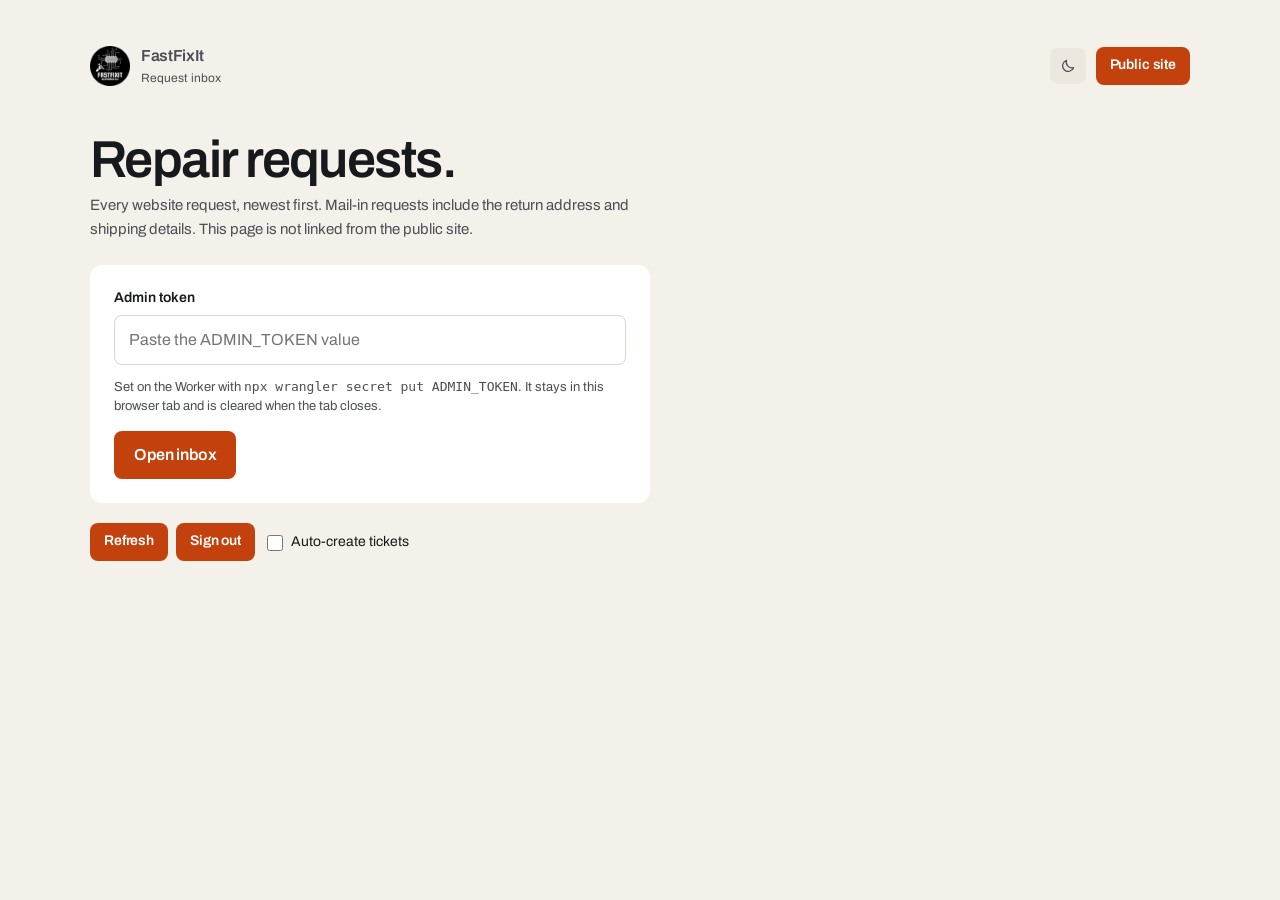
<file: admin.html>
<!doctype html>
<html lang="en-US">
<head>
  <meta charset="utf-8">
  <meta name="viewport" content="width=device-width, initial-scale=1">
  <title>Request inbox | FastFixIt Electronics</title>
  <meta name="robots" content="noindex,nofollow">
  <meta name="theme-color" content="#f4f1ea">
  <link rel="icon" href="favicon-32.png" sizes="32x32" type="image/png">
  <link rel="icon" href="favicon-16.png" sizes="16x16" type="image/png">
  <link rel="apple-touch-icon" href="apple-touch-icon.png">
  <link rel="preload" href="assets/fonts/archivo-var.woff2" as="font" type="font/woff2" crossorigin>
  <link rel="stylesheet" href="assets/css/site.css?v=20261120d">
  <link rel="stylesheet" href="assets/css/theme-v2.css?v=20261120d">
  <script src="assets/js/boot.js?v=20261120d"></script>
</head>
<body>
  <a class="skip-link" href="#main">Skip to content</a>

  <main class="admin-wrap" id="main">
    <header class="admin-top">
      <a class="admin-brand" href="index.html" aria-label="FastFixIt Electronics home">
        <img src="assets/brand/badge-96.png" width="40" height="40" alt="">
        <span>
          <strong>FastFixIt</strong>
          <span>Request inbox</span>
        </span>
      </a>
      <div class="header-actions">
        <button class="theme-toggle" type="button" data-theme-toggle aria-label="Switch to dark mode" title="Toggle dark mode">
          <svg class="theme-icon theme-icon-moon" viewBox="0 0 24 24" aria-hidden="true"><path d="M20.5 14.2A8.5 8.5 0 0 1 9.8 3.5 8.5 8.5 0 1 0 20.5 14.2Z" fill="none" stroke="currentColor" stroke-width="1.8" stroke-linejoin="round"/></svg>
          <svg class="theme-icon theme-icon-sun" viewBox="0 0 24 24" aria-hidden="true"><circle cx="12" cy="12" r="4" fill="none" stroke="currentColor" stroke-width="1.8"/><path d="M12 2v2M12 20v2M4.9 4.9l1.4 1.4M17.7 17.7l1.4 1.4M2 12h2M20 12h2M4.9 19.1l1.4-1.4M17.7 6.3l1.4-1.4" fill="none" stroke="currentColor" stroke-width="1.8" stroke-linecap="round"/></svg>
        </button>
        <a class="btn btn--sm" href="index.html">Public site</a>
      </div>
    </header>

    <div class="admin-head">
      <h1>Repair requests.</h1>
      <p>Every website request, newest first. Mail-in requests include the return address and shipping details. This page is not linked from the public site.</p>
    </div>

    <div class="admin-alert" data-admin-alert hidden role="alert" tabindex="-1"></div>

    <form class="admin-token-card" data-token-form>
      <div class="field">
        <label for="admin-token">Admin token</label>
        <input id="admin-token" type="password" autocomplete="off" required placeholder="Paste the ADMIN_TOKEN value">
        <p class="admin-token-note">Set on the Worker with <code>npx wrangler secret put ADMIN_TOKEN</code>. It stays in this browser tab and is cleared when the tab closes.</p>
      </div>
      <div class="form-submit">
        <button class="btn" type="submit">Open inbox</button>
      </div>
    </form>

    <div class="admin-actions" data-admin-actions hidden>
      <button class="btn btn--sm" type="button" data-admin-refresh>Refresh</button>
      <button class="btn btn--sm" type="button" data-admin-signout>Sign out</button>
      <label class="admin-toggle">
        <input type="checkbox" data-admin-auto>
        Auto-create tickets
      </label>
    </div>

    <div class="admin-empty" data-admin-empty hidden>No requests yet.</div>
    <div class="admin-list" data-admin-list></div>
  </main>

  <script src="assets/js/config.js?v=20261120d" defer></script>
  <script src="assets/js/site.js?v=20261120d" defer></script>
  <script src="assets/js/admin.js?v=20261120d" defer></script>
</body>
</html>
</file>
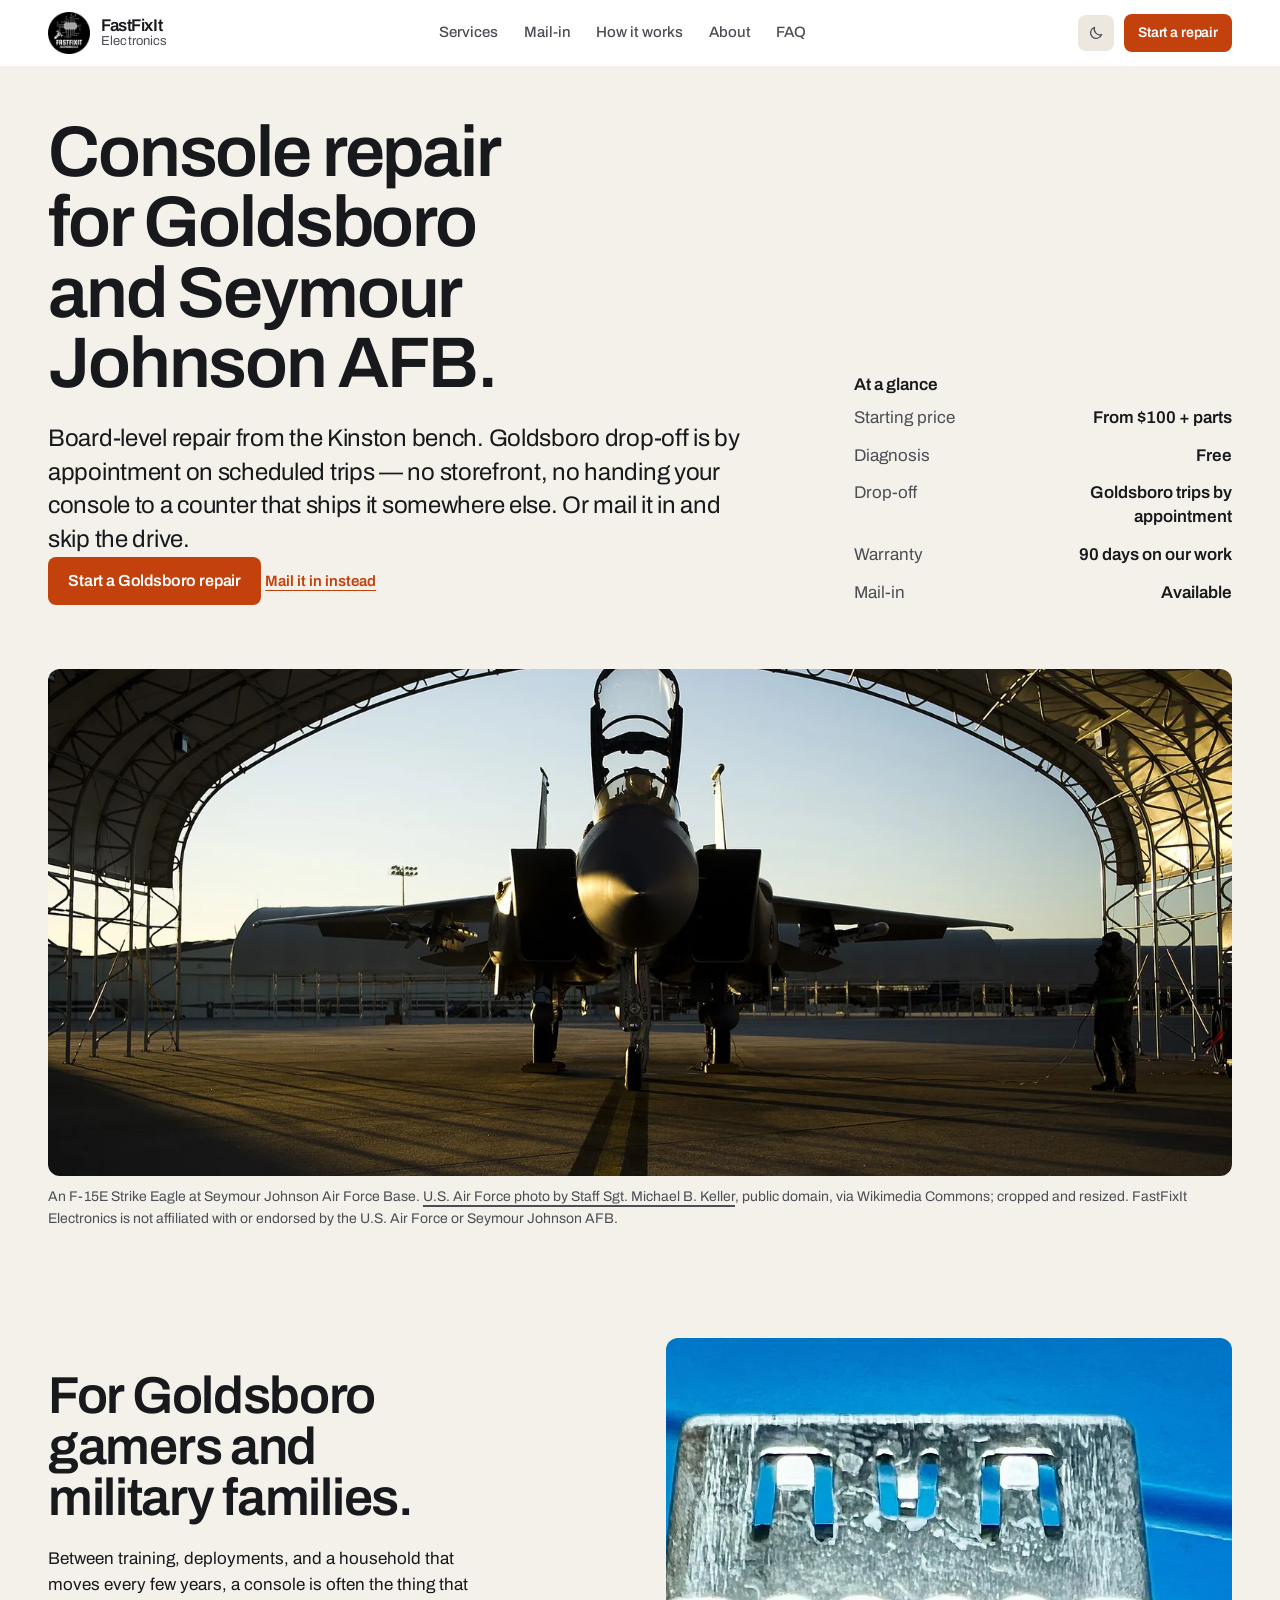
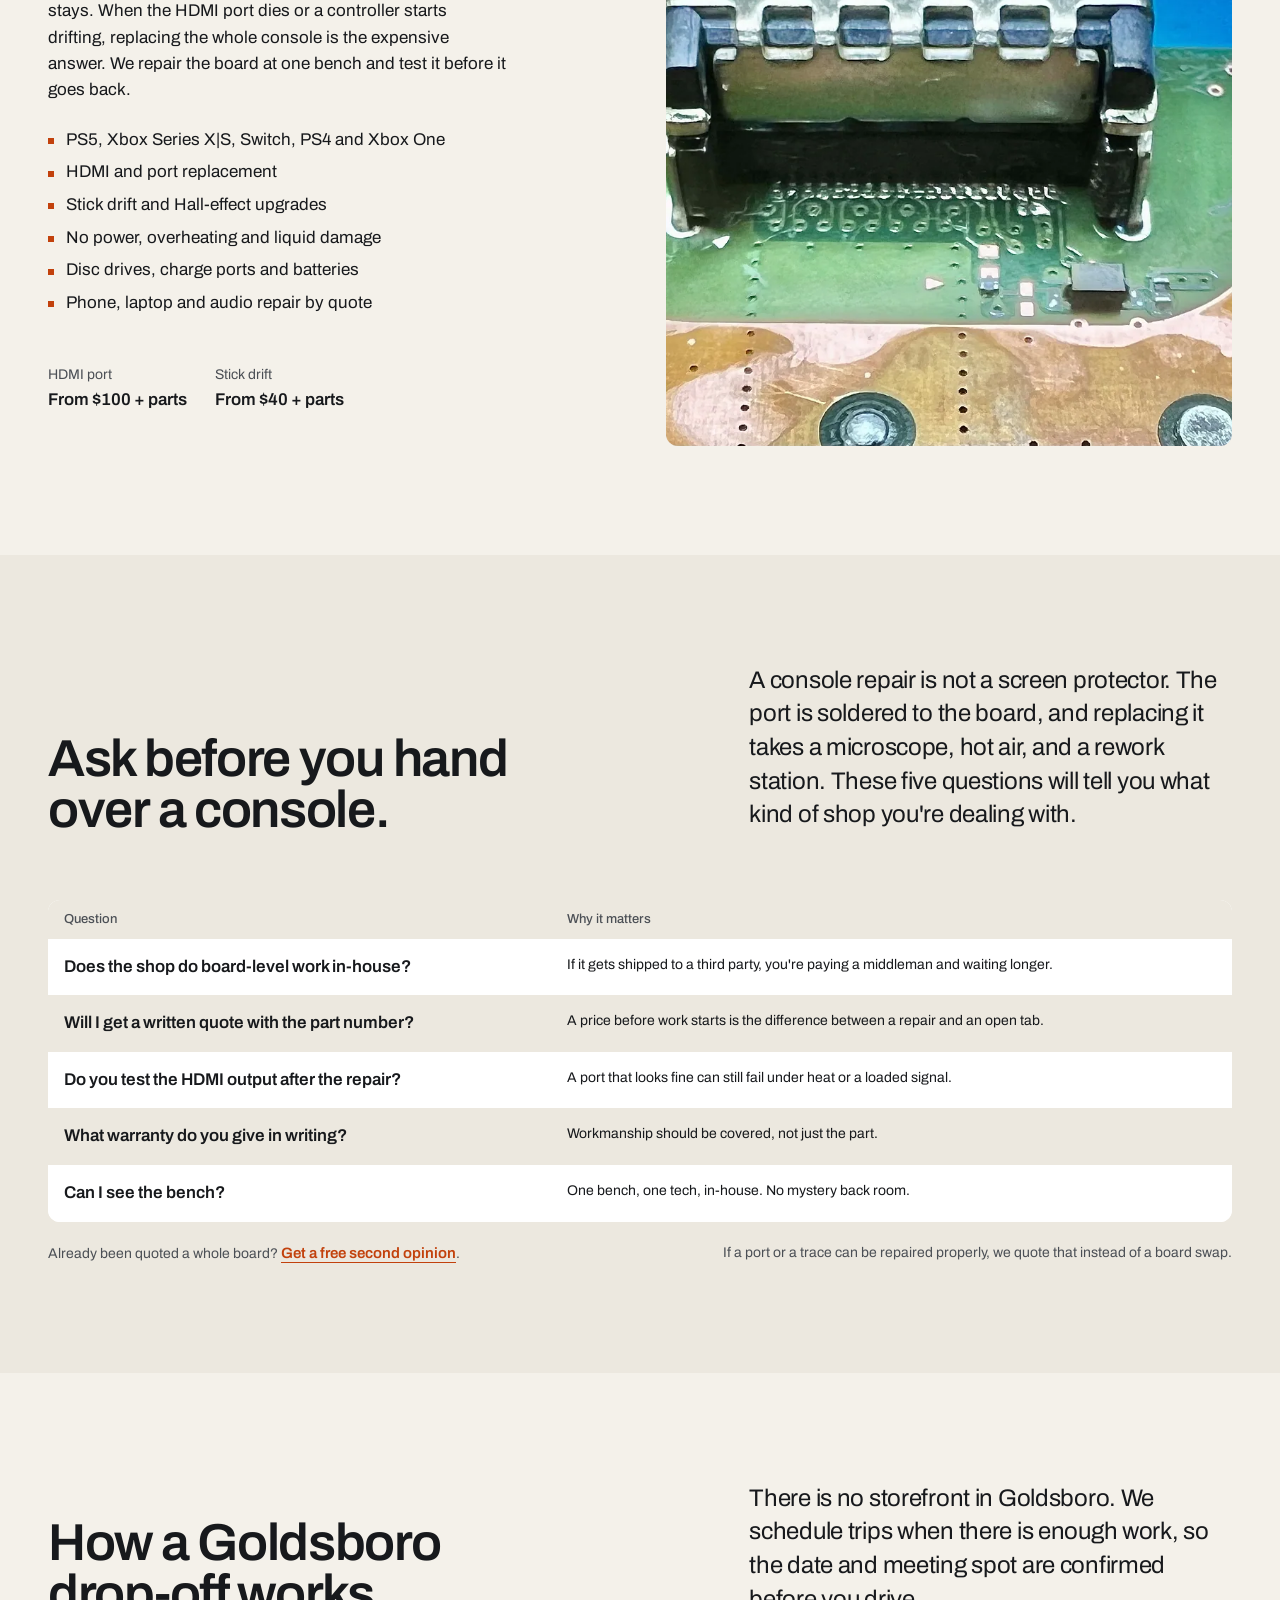
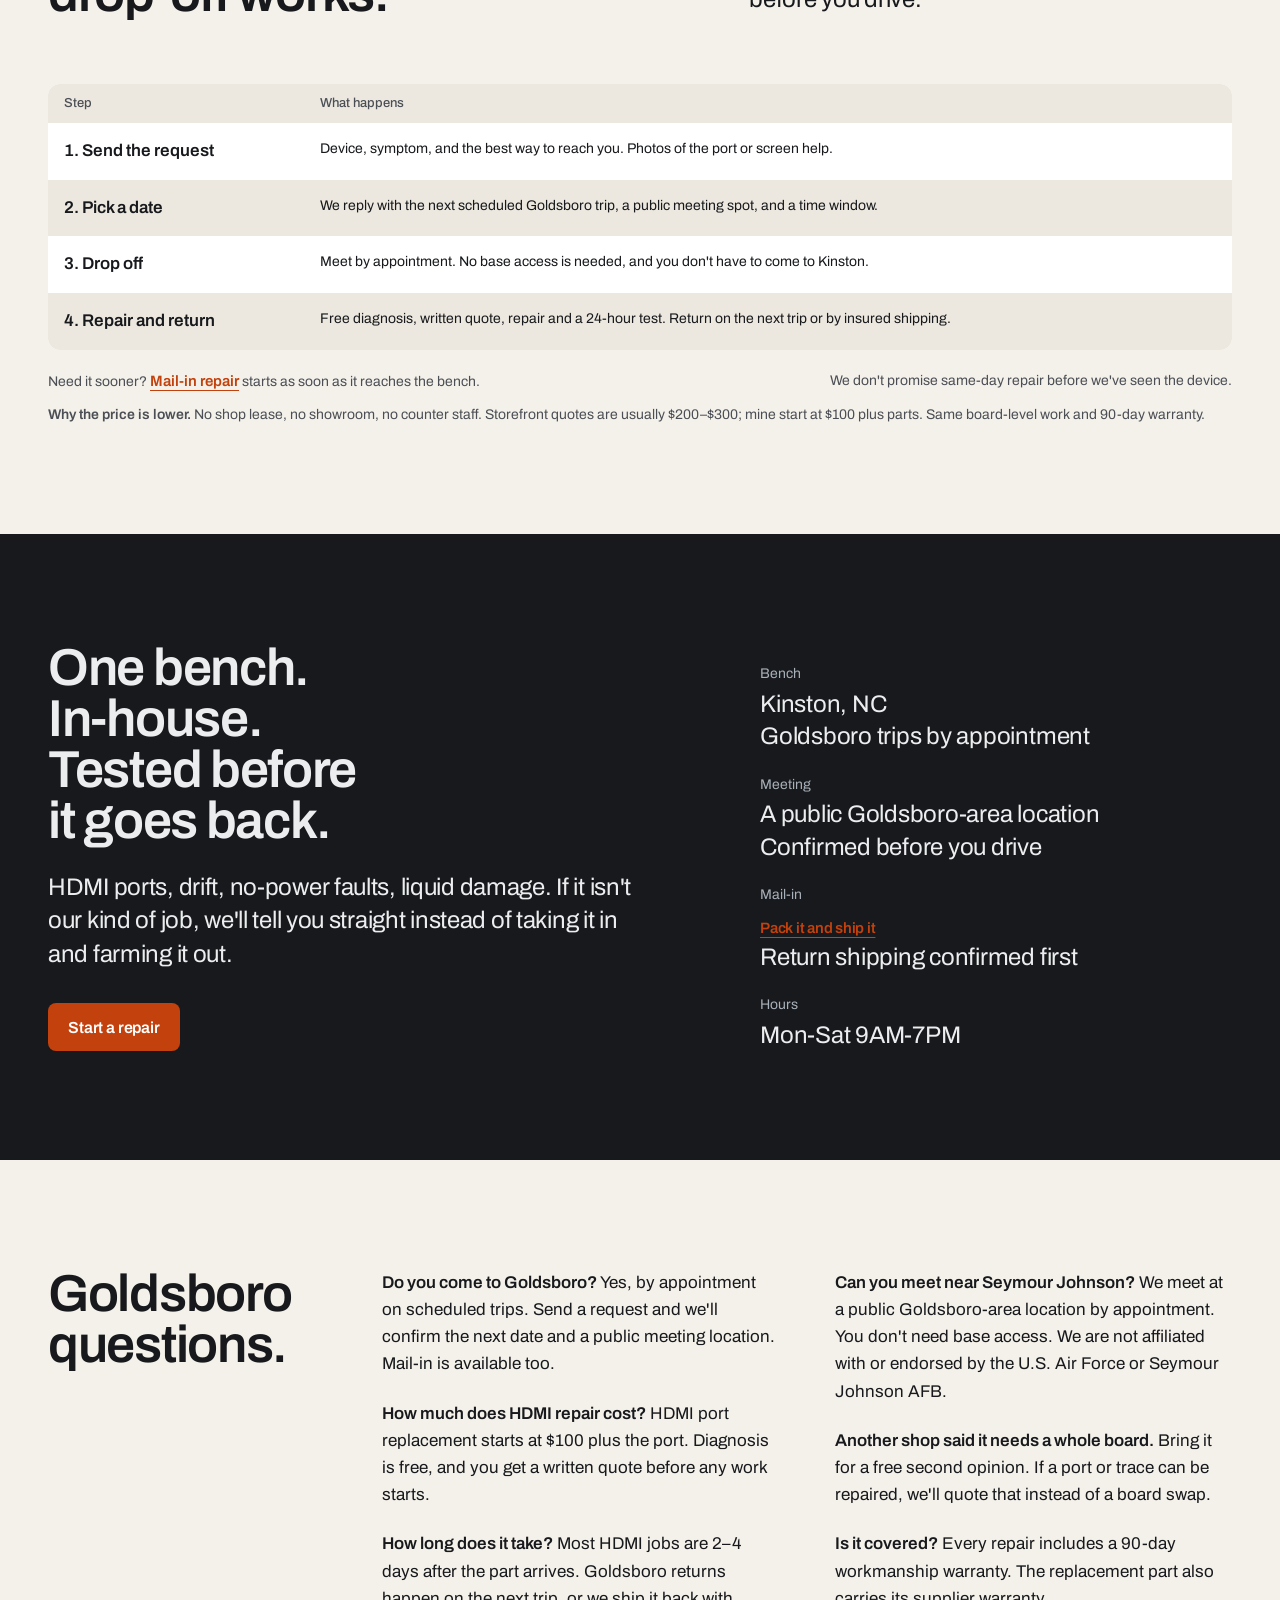
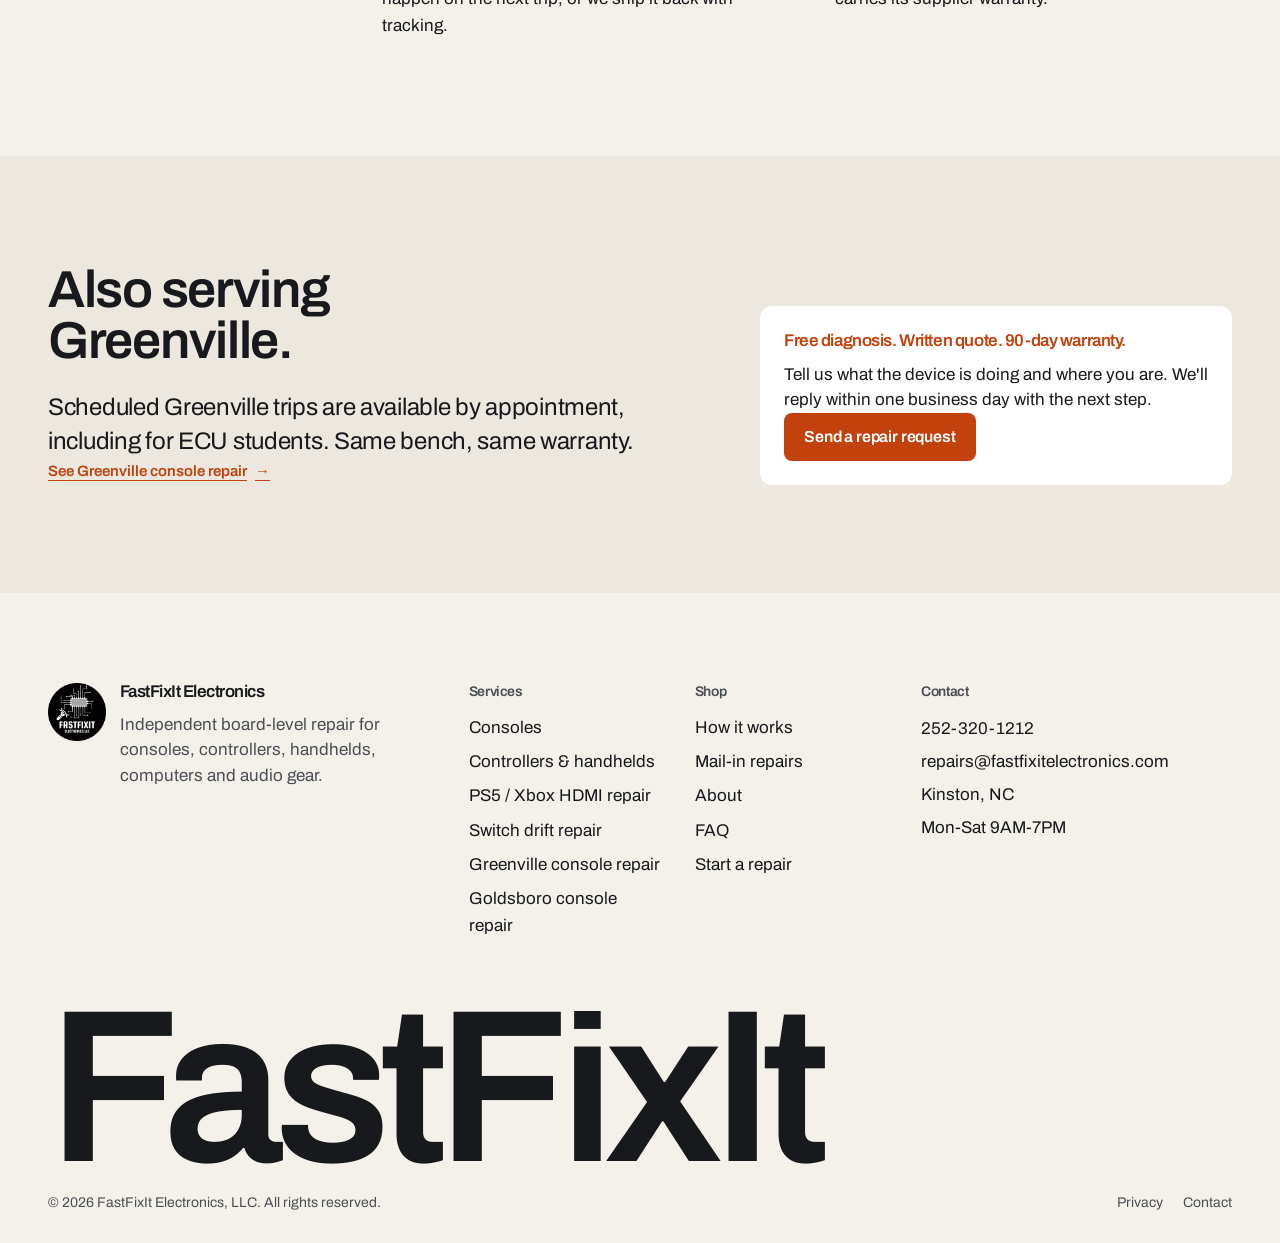
<file: goldsboro-console-repair.html>
<!doctype html>
<html lang="en-US">
<head>
  <meta charset="utf-8">
  <meta name="viewport" content="width=device-width, initial-scale=1">
  <title>Console Repair for Goldsboro &amp; Seymour Johnson AFB | FastFixIt Electronics</title>
  <meta name="description" content="Board-level console and HDMI repair for Goldsboro, NC and Seymour Johnson AFB. No storefront rent: from $100 + parts, free diagnosis and a 90-day warranty. Drop-off by appointment or mail-in.">
  <meta name="theme-color" content="#f4f1ea">
  <link rel="canonical" href="https://fastfixitelectronics.com/goldsboro-console-repair.html">
  <meta property="og:title" content="Console Repair for Goldsboro &amp; Seymour Johnson AFB | FastFixIt Electronics">
  <meta property="og:description" content="No storefront rent. Board-level console repair for Goldsboro and Seymour Johnson AFB from $100 + parts, with free diagnosis and a 90-day warranty. Appointment drop-off or mail-in.">
  <meta property="og:type" content="website">
  <meta property="og:url" content="https://fastfixitelectronics.com/goldsboro-console-repair.html">
  <meta property="og:site_name" content="FastFixIt Electronics">
  <meta property="og:image" content="https://fastfixitelectronics.com/assets/img/sjafb-f15e.webp">
  <meta name="twitter:card" content="summary_large_image">
  <link rel="icon" href="favicon-32.png" sizes="32x32" type="image/png">
  <link rel="icon" href="favicon-16.png" sizes="16x16" type="image/png">
  <link rel="apple-touch-icon" href="apple-touch-icon.png">
  <link rel="preload" href="assets/fonts/archivo-var.woff2" as="font" type="font/woff2" crossorigin>
  <link rel="stylesheet" href="assets/css/site.css?v=20261120d">
  <link rel="stylesheet" href="assets/css/theme-v2.css?v=20261120d">
  <script src="assets/js/boot.js?v=20261120d"></script>
  <script type="application/ld+json">
  {
    "@context": "https://schema.org",
    "@graph": [
      {
        "@type": "LocalBusiness",
        "@id": "https://fastfixitelectronics.com/#business",
        "name": "FastFixIt Electronics, LLC",
        "url": "https://fastfixitelectronics.com/",
        "image": "https://fastfixitelectronics.com/assets/img/bench-wide.webp",
        "logo": "https://fastfixitelectronics.com/assets/brand/badge-192.png",
        "telephone": "+1-252-320-1212",
        "priceRange": "$$",
        "description": "Independent board-level repair for game consoles, controllers, handhelds, computers and audio gear in Kinston, North Carolina.",
        "address": {
          "@type": "PostalAddress",
          "addressLocality": "Kinston",
          "addressRegion": "NC",
          "postalCode": "28501",
          "addressCountry": "US"
        },
        "areaServed": [
          { "@type": "City", "name": "Kinston" },
          { "@type": "City", "name": "Goldsboro" },
          { "@type": "Place", "name": "Seymour Johnson Air Force Base" }
        ],
        "openingHoursSpecification": [
          {
            "@type": "OpeningHoursSpecification",
            "dayOfWeek": ["Monday", "Tuesday", "Wednesday", "Thursday", "Friday", "Saturday"],
            "opens": "09:00",
            "closes": "19:00"
          }
        ]
      },
      {
        "@type": "Service",
        "@id": "https://fastfixitelectronics.com/goldsboro-console-repair.html#service",
        "name": "Console and HDMI repair for Goldsboro, NC",
        "serviceType": "Board-level game console and controller repair",
        "provider": { "@id": "https://fastfixitelectronics.com/#business" },
        "areaServed": [
          { "@type": "City", "name": "Goldsboro" },
          { "@type": "Place", "name": "Seymour Johnson Air Force Base" }
        ],
        "offers": {
          "@type": "Offer",
          "priceCurrency": "USD",
          "price": "100",
          "description": "HDMI port labor starts at $100; parts are extra and listed on the written quote."
        },
        "url": "https://fastfixitelectronics.com/goldsboro-console-repair.html"
      },
      {
        "@type": "FAQPage",
        "mainEntity": [
          {
            "@type": "Question",
            "name": "Do you come to Goldsboro for console repair?",
            "acceptedAnswer": {
              "@type": "Answer",
              "text": "Goldsboro drop-off is by appointment on scheduled trips, and mail-in is available. Send a request and we will confirm the next Goldsboro date and meeting location."
            }
          },
          {
            "@type": "Question",
            "name": "How much does PS5 HDMI repair cost?",
            "acceptedAnswer": {
              "@type": "Answer",
              "text": "HDMI port replacement starts at $100 plus the port. Diagnosis is free and you get a written quote before any work starts."
            }
          },
          {
            "@type": "Question",
            "name": "How long does a repair take?",
            "acceptedAnswer": {
              "@type": "Answer",
              "text": "Most HDMI jobs are 2–4 days after the replacement part arrives. Goldsboro returns happen on the next scheduled trip, or we ship the device back with tracking."
            }
          },
          {
            "@type": "Question",
            "name": "Can you meet near Seymour Johnson AFB?",
            "acceptedAnswer": {
              "@type": "Answer",
              "text": "We meet at a public Goldsboro-area location by appointment. You do not need base access to use the service. We are not affiliated with or endorsed by the U.S. Air Force or Seymour Johnson AFB."
            }
          },
          {
            "@type": "Question",
            "name": "Another shop said it needs a whole board. Can I get a second opinion?",
            "acceptedAnswer": {
              "@type": "Answer",
              "text": "Yes. Diagnosis is free. If a port or a trace can be repaired properly, we will quote that instead of replacing the board."
            }
          },
          {
            "@type": "Question",
            "name": "Is the repair covered by a warranty?",
            "acceptedAnswer": {
              "@type": "Answer",
              "text": "Yes. Every repair includes a 90-day workmanship warranty. The replacement part also carries its supplier warranty."
            }
          }
        ]
      },
      {
        "@type": "BreadcrumbList",
        "itemListElement": [
          { "@type": "ListItem", "position": 1, "name": "Home", "item": "https://fastfixitelectronics.com/" },
          { "@type": "ListItem", "position": 2, "name": "Services", "item": "https://fastfixitelectronics.com/services.html" },
          { "@type": "ListItem", "position": 3, "name": "Goldsboro console repair", "item": "https://fastfixitelectronics.com/goldsboro-console-repair.html" }
        ]
      }
    ]
  }
  </script>
</head>
<body>
  <a class="skip-link" href="#main">Skip to content</a>

  <header class="site-header">
    <div class="shell header-inner">
      <a class="brand" href="index.html" aria-label="FastFixIt Electronics home">
        <img class="brand-badge" src="assets/brand/badge-96.png" width="46" height="46" alt="">
        <span class="brand-text">
          <span class="brand-name">FastFixIt</span>
          <span class="brand-sub">Electronics</span>
        </span>
      </a>
      <nav class="nav" id="site-nav" aria-label="Primary">
        <a href="services.html">Services</a>
        <a href="mail-in.html">Mail-in</a>
        <a href="index.html#process">How it works</a>
        <a href="about.html">About</a>
        <a href="index.html#faq">FAQ</a>
        <a class="nav-cta" href="request.html">Start a repair</a>
      </nav>
      <div class="header-actions">
        <button class="theme-toggle" type="button" data-theme-toggle aria-label="Switch to dark mode" title="Toggle dark mode">
          <svg class="theme-icon theme-icon-moon" viewBox="0 0 24 24" aria-hidden="true"><path d="M20.5 14.2A8.5 8.5 0 0 1 9.8 3.5 8.5 8.5 0 1 0 20.5 14.2Z" fill="none" stroke="currentColor" stroke-width="1.8" stroke-linejoin="round"/></svg>
          <svg class="theme-icon theme-icon-sun" viewBox="0 0 24 24" aria-hidden="true"><circle cx="12" cy="12" r="4" fill="none" stroke="currentColor" stroke-width="1.8"/><path d="M12 2v2M12 20v2M4.9 4.9l1.4 1.4M17.7 17.7l1.4 1.4M2 12h2M20 12h2M4.9 19.1l1.4-1.4M17.7 6.3l1.4-1.4" fill="none" stroke="currentColor" stroke-width="1.8" stroke-linecap="round"/></svg>
        </button>
        <a class="btn btn--sm" href="request.html">Start a repair</a>
        <button class="nav-toggle" type="button" aria-expanded="false" aria-controls="site-nav" data-nav-toggle>Menu</button>
      </div>
    </div>
  </header>

  <main id="main">
    <div class="shell page-head">
      <div>
        <h1>Console repair for Goldsboro and Seymour Johnson AFB.</h1>
        <p class="lede">Board-level repair from the Kinston bench. Goldsboro drop-off is by appointment on scheduled trips — no storefront, no handing your console to a counter that ships it somewhere else. Or mail it in and skip the drive.</p>
        <p><a class="btn" href="request.html?device=console&amp;fault=no-video&amp;utm_source=goldsboro&amp;utm_medium=local-page&amp;utm_campaign=console-repair">Start a Goldsboro repair</a> <a class="text-link" href="mail-in.html">Mail it in instead</a></p>
      </div>
      <aside class="page-aside">
        <h2>At a glance</h2>
        <dl class="fact-list">
          <div><dt>Starting price</dt><dd>From $100 + parts</dd></div>
          <div><dt>Diagnosis</dt><dd>Free</dd></div>
          <div><dt>Drop-off</dt><dd>Goldsboro trips by appointment</dd></div>
          <div><dt>Warranty</dt><dd>90 days on our work</dd></div>
          <div><dt>Mail-in</dt><dd>Available</dd></div>
        </dl>
      </aside>
    </div>

    <div class="shell about-wide">
      <figure data-reveal>
        <img src="assets/img/sjafb-f15e.webp?v=20261120d" srcset="assets/img/sjafb-f15e-sm.webp?v=20261120d 1000w, assets/img/sjafb-f15e.webp?v=20261120d 1600w" sizes="90vw" width="1600" height="686" alt="A U.S. Air Force F-15E Strike Eagle parked under a sun shelter at Seymour Johnson Air Force Base." loading="lazy">
        <figcaption>An F-15E Strike Eagle at Seymour Johnson Air Force Base. <a href="https://commons.wikimedia.org/wiki/File:Defense.gov_News_Photo_101214-F-8155K-234_-_A_U.S._Air_Force_F-15E_Strike_Eagle_aircraft_assigned_to_the_335th_Fighter_Squadron_waits_to_take_part_in_a_training_mission_at_Seymour_Johnson_Air.jpg">U.S. Air Force photo by Staff Sgt. Michael B. Keller</a>, public domain, via Wikimedia Commons; cropped and resized. FastFixIt Electronics is not affiliated with or endorsed by the U.S. Air Force or Seymour Johnson AFB.</figcaption>
      </figure>
    </div>

    <section class="section">
      <div class="shell service-feature">
        <div class="service-copy" data-reveal>
          <h2>For Goldsboro gamers and military families.</h2>
          <p>Between training, deployments, and a household that moves every few years, a console is often the thing that stays. When the HDMI port dies or a controller starts drifting, replacing the whole console is the expensive answer. We repair the board at one bench and test it before it goes back.</p>
          <ul class="service-list">
            <li>PS5, Xbox Series X|S, Switch, PS4 and Xbox One</li>
            <li>HDMI and port replacement</li>
            <li>Stick drift and Hall-effect upgrades</li>
            <li>No power, overheating and liquid damage</li>
            <li>Disc drives, charge ports and batteries</li>
            <li>Phone, laptop and audio repair by quote</li>
          </ul>
          <div class="service-meta">
            <div><span>HDMI port</span><strong>From $100 + parts</strong></div>
            <div><span>Stick drift</span><strong>From $40 + parts</strong></div>
          </div>
        </div>
        <div class="service-media" data-reveal>
          <img src="assets/img/bench-solder.webp?v=20261120d" srcset="assets/img/bench-solder-sm.webp?v=20261120d 800w, assets/img/bench-solder.webp?v=20261120d 1200w" sizes="(max-width: 1000px) 90vw, 45vw" width="1200" height="1500" alt="An HDMI port being repaired at board level under the bench microscope." loading="lazy">
        </div>
      </div>
    </section>

    <section class="section section--surface" id="ask">
      <div class="shell">
        <div class="section-head">
          <h2>Ask before you hand over a console.</h2>
          <p class="lede">A console repair is not a screen protector. The port is soldered to the board, and replacing it takes a microscope, hot air, and a rework station. These five questions will tell you what kind of shop you're dealing with.</p>
        </div>

        <div class="table-card" data-reveal>
          <table class="rate-table">
            <thead>
              <tr>
                <th scope="col">Question</th>
                <th scope="col">Why it matters</th>
              </tr>
            </thead>
            <tbody>
              <tr>
                <td>Does the shop do board-level work in-house?</td>
                <td data-label="Why it matters">If it gets shipped to a third party, you're paying a middleman and waiting longer.</td>
              </tr>
              <tr>
                <td>Will I get a written quote with the part number?</td>
                <td data-label="Why it matters">A price before work starts is the difference between a repair and an open tab.</td>
              </tr>
              <tr>
                <td>Do you test the HDMI output after the repair?</td>
                <td data-label="Why it matters">A port that looks fine can still fail under heat or a loaded signal.</td>
              </tr>
              <tr>
                <td>What warranty do you give in writing?</td>
                <td data-label="Why it matters">Workmanship should be covered, not just the part.</td>
              </tr>
              <tr>
                <td>Can I see the bench?</td>
                <td data-label="Why it matters">One bench, one tech, in-house. No mystery back room.</td>
              </tr>
            </tbody>
          </table>
        </div>

        <div class="rate-note" data-reveal>
          <p>Already been quoted a whole board? <a class="text-link" href="request.html?device=console&amp;fault=no-video&amp;utm_source=goldsboro&amp;utm_medium=local-page&amp;utm_campaign=second-opinion">Get a free second opinion</a>.</p>
          <p>If a port or a trace can be repaired properly, we quote that instead of a board swap.</p>
        </div>
      </div>
    </section>

    <section class="section" id="how">
      <div class="shell">
        <div class="section-head">
          <h2>How a Goldsboro drop-off works.</h2>
          <p class="lede">There is no storefront in Goldsboro. We schedule trips when there is enough work, so the date and meeting spot are confirmed before you drive.</p>
        </div>

        <div class="table-card" data-reveal>
          <table class="rate-table">
            <thead>
              <tr>
                <th scope="col">Step</th>
                <th scope="col">What happens</th>
              </tr>
            </thead>
            <tbody>
              <tr>
                <td>1. Send the request</td>
                <td data-label="What happens">Device, symptom, and the best way to reach you. Photos of the port or screen help.</td>
              </tr>
              <tr>
                <td>2. Pick a date</td>
                <td data-label="What happens">We reply with the next scheduled Goldsboro trip, a public meeting spot, and a time window.</td>
              </tr>
              <tr>
                <td>3. Drop off</td>
                <td data-label="What happens">Meet by appointment. No base access is needed, and you don't have to come to Kinston.</td>
              </tr>
              <tr>
                <td>4. Repair and return</td>
                <td data-label="What happens">Free diagnosis, written quote, repair and a 24-hour test. Return on the next trip or by insured shipping.</td>
              </tr>
            </tbody>
          </table>
        </div>

        <div class="rate-note" data-reveal>
          <p>Need it sooner? <a class="text-link" href="mail-in.html">Mail-in repair</a> starts as soon as it reaches the bench.</p>
          <p>We don't promise same-day repair before we've seen the device.</p>
          <p><strong>Why the price is lower.</strong> No shop lease, no showroom, no counter staff. Storefront quotes are usually $200–$300; mine start at $100 plus parts. Same board-level work and 90-day warranty.</p>
        </div>
      </div>
    </section>

    <section class="section section--ink">
      <div class="shell contact-grid">
        <div class="contact-copy" data-reveal>
          <h2>One bench. In-house. Tested before it goes back.</h2>
          <p class="lede">HDMI ports, drift, no-power faults, liquid damage. If it isn't our kind of job, we'll tell you straight instead of taking it in and farming it out.</p>
          <a class="btn btn--brass" href="request.html?device=console&amp;fault=no-video&amp;utm_source=goldsboro&amp;utm_medium=local-page&amp;utm_campaign=console-repair">Start a repair</a>
        </div>
        <dl class="contact-list" data-reveal>
          <div class="contact-item">
            <dt>Bench</dt>
            <dd>Kinston, NC<br>Goldsboro trips by appointment</dd>
          </div>
          <div class="contact-item">
            <dt>Meeting</dt>
            <dd>A public Goldsboro-area location<br>Confirmed before you drive</dd>
          </div>
          <div class="contact-item">
            <dt>Mail-in</dt>
            <dd><a class="text-link" href="mail-in.html">Pack it and ship it</a><br>Return shipping confirmed first</dd>
          </div>
          <div class="contact-item">
            <dt>Hours</dt>
            <dd><span data-contact="hours">[HOURS]</span></dd>
          </div>
        </dl>
      </div>
    </section>

    <section class="section" id="faq">
      <div class="shell faq-grid">
        <div data-reveal>
          <h2>Goldsboro questions.</h2>
        </div>
        <div class="faq-cols" data-reveal>
          <p><strong>Do you come to Goldsboro?</strong> Yes, by appointment on scheduled trips. Send a request and we'll confirm the next date and a public meeting location. Mail-in is available too.</p>
          <p><strong>How much does HDMI repair cost?</strong> HDMI port replacement starts at $100 plus the port. Diagnosis is free, and you get a written quote before any work starts.</p>
          <p><strong>How long does it take?</strong> Most HDMI jobs are 2–4 days after the part arrives. Goldsboro returns happen on the next trip, or we ship it back with tracking.</p>
          <p><strong>Can you meet near Seymour Johnson?</strong> We meet at a public Goldsboro-area location by appointment. You don't need base access. We are not affiliated with or endorsed by the U.S. Air Force or Seymour Johnson AFB.</p>
          <p><strong>Another shop said it needs a whole board.</strong> Bring it for a free second opinion. If a port or trace can be repaired, we'll quote that instead of a board swap.</p>
          <p><strong>Is it covered?</strong> Every repair includes a 90-day workmanship warranty. The replacement part also carries its supplier warranty.</p>
        </div>
      </div>
    </section>

    <section class="section section--surface">
      <div class="shell contact-grid">
        <div class="contact-copy" data-reveal>
          <h2>Also serving Greenville.</h2>
          <p class="lede">Scheduled Greenville trips are available by appointment, including for ECU students. Same bench, same warranty.</p>
          <a class="text-link" href="greenville-console-repair.html">See Greenville console repair <span aria-hidden="true">→</span></a>
        </div>
        <div class="warranty" data-reveal>
          <h3>Free diagnosis. Written quote. 90-day warranty.</h3>
          <p>Tell us what the device is doing and where you are. We'll reply within one business day with the next step.</p>
          <a class="btn" href="request.html?device=console&amp;fault=no-video&amp;utm_source=goldsboro&amp;utm_medium=local-page&amp;utm_campaign=console-repair">Send a repair request</a>
        </div>
      </div>
    </section>
  </main>

  <footer class="site-footer">
    <div class="shell">
      <div class="footer-top">
        <div class="footer-brand">
          <img src="assets/brand/badge-192.png" width="58" height="58" alt="" loading="lazy">
          <div>
            <p class="footer-name">FastFixIt Electronics</p>
            <p>Independent board-level repair for consoles, controllers, handhelds, computers and audio gear.</p>
          </div>
        </div>

        <div class="footer-col">
          <h3>Services</h3>
          <ul>
            <li><a href="services.html#consoles">Consoles</a></li>
            <li><a href="services.html#controllers">Controllers &amp; handhelds</a></li>
            <li><a href="ps5-hdmi-repair-kinston.html">PS5 / Xbox HDMI repair</a></li>
            <li><a href="switch-drift-repair-kinston.html">Switch drift repair</a></li>
            <li><a href="greenville-console-repair.html">Greenville console repair</a></li>
            <li><a href="goldsboro-console-repair.html">Goldsboro console repair</a></li>
          </ul>
        </div>

        <div class="footer-col">
          <h3>Shop</h3>
          <ul>
            <li><a href="index.html#process">How it works</a></li>
            <li><a href="mail-in.html">Mail-in repairs</a></li>
            <li><a href="about.html">About</a></li>
            <li><a href="index.html#faq">FAQ</a></li>
            <li><a href="request.html">Start a repair</a></li>
          </ul>
        </div>

        <div class="footer-col">
          <h3>Contact</h3>
          <div class="footer-contact">
            <p><a data-contact="phone" href="tel:">[PHONE]</a></p>
            <p><a data-contact="email" href="mailto:">[EMAIL]</a></p>
            <p><span data-contact="city-line">Kinston, NC</span></p>
            <p><span data-contact="hours">[HOURS]</span></p>
          </div>
        </div>
      </div>

      <div class="footer-mark" aria-hidden="true">
        <p>FastFixIt</p>
      </div>

      <div class="footer-legal">
        <p>© <span data-year>2026</span> FastFixIt Electronics, LLC. All rights reserved.</p>
        <nav aria-label="Legal">
          <a href="privacy.html">Privacy</a>
          <a href="index.html#contact">Contact</a>
        </nav>
      </div>
    </div>
  </footer>

  <script src="assets/js/config.js?v=20261120d" defer></script>
  <script src="assets/js/data.js?v=20261120d" defer></script>
  <script src="assets/js/site.js?v=20261120d" defer></script>
</body>
</html>
</file>
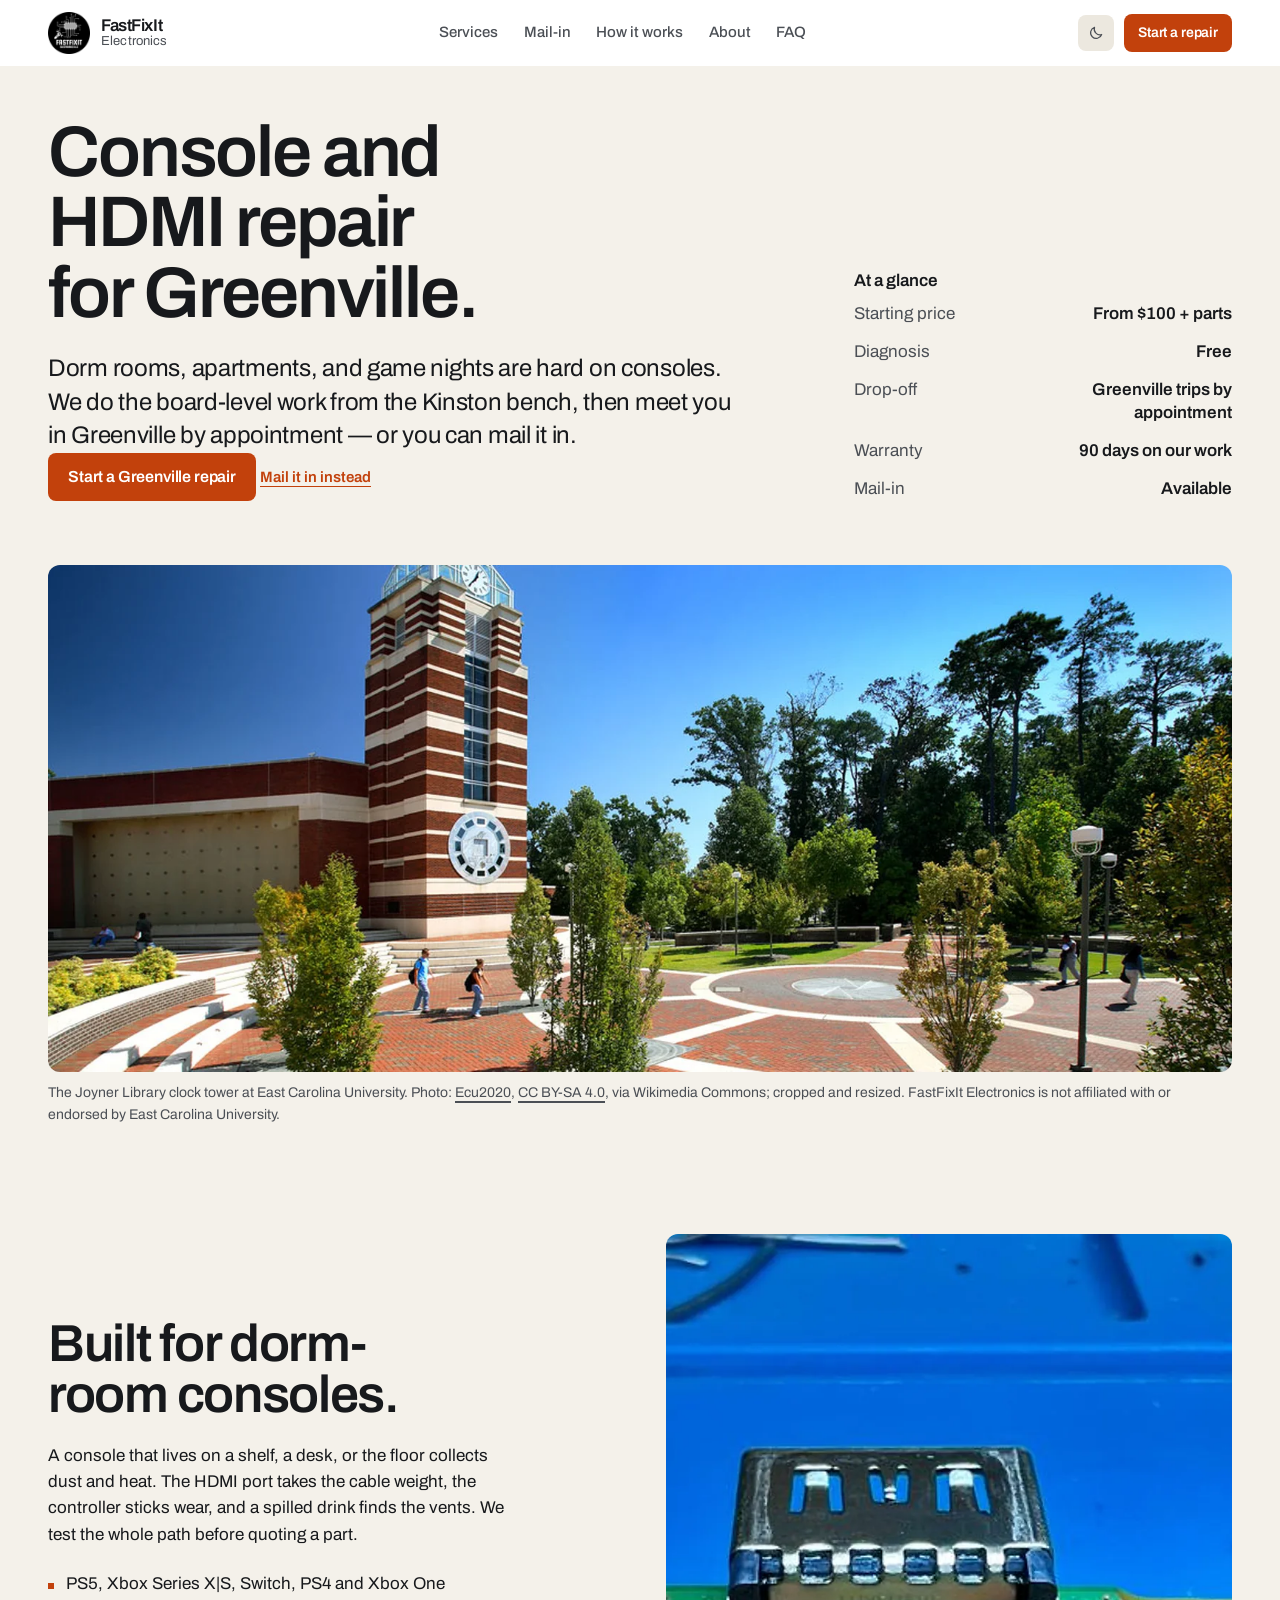
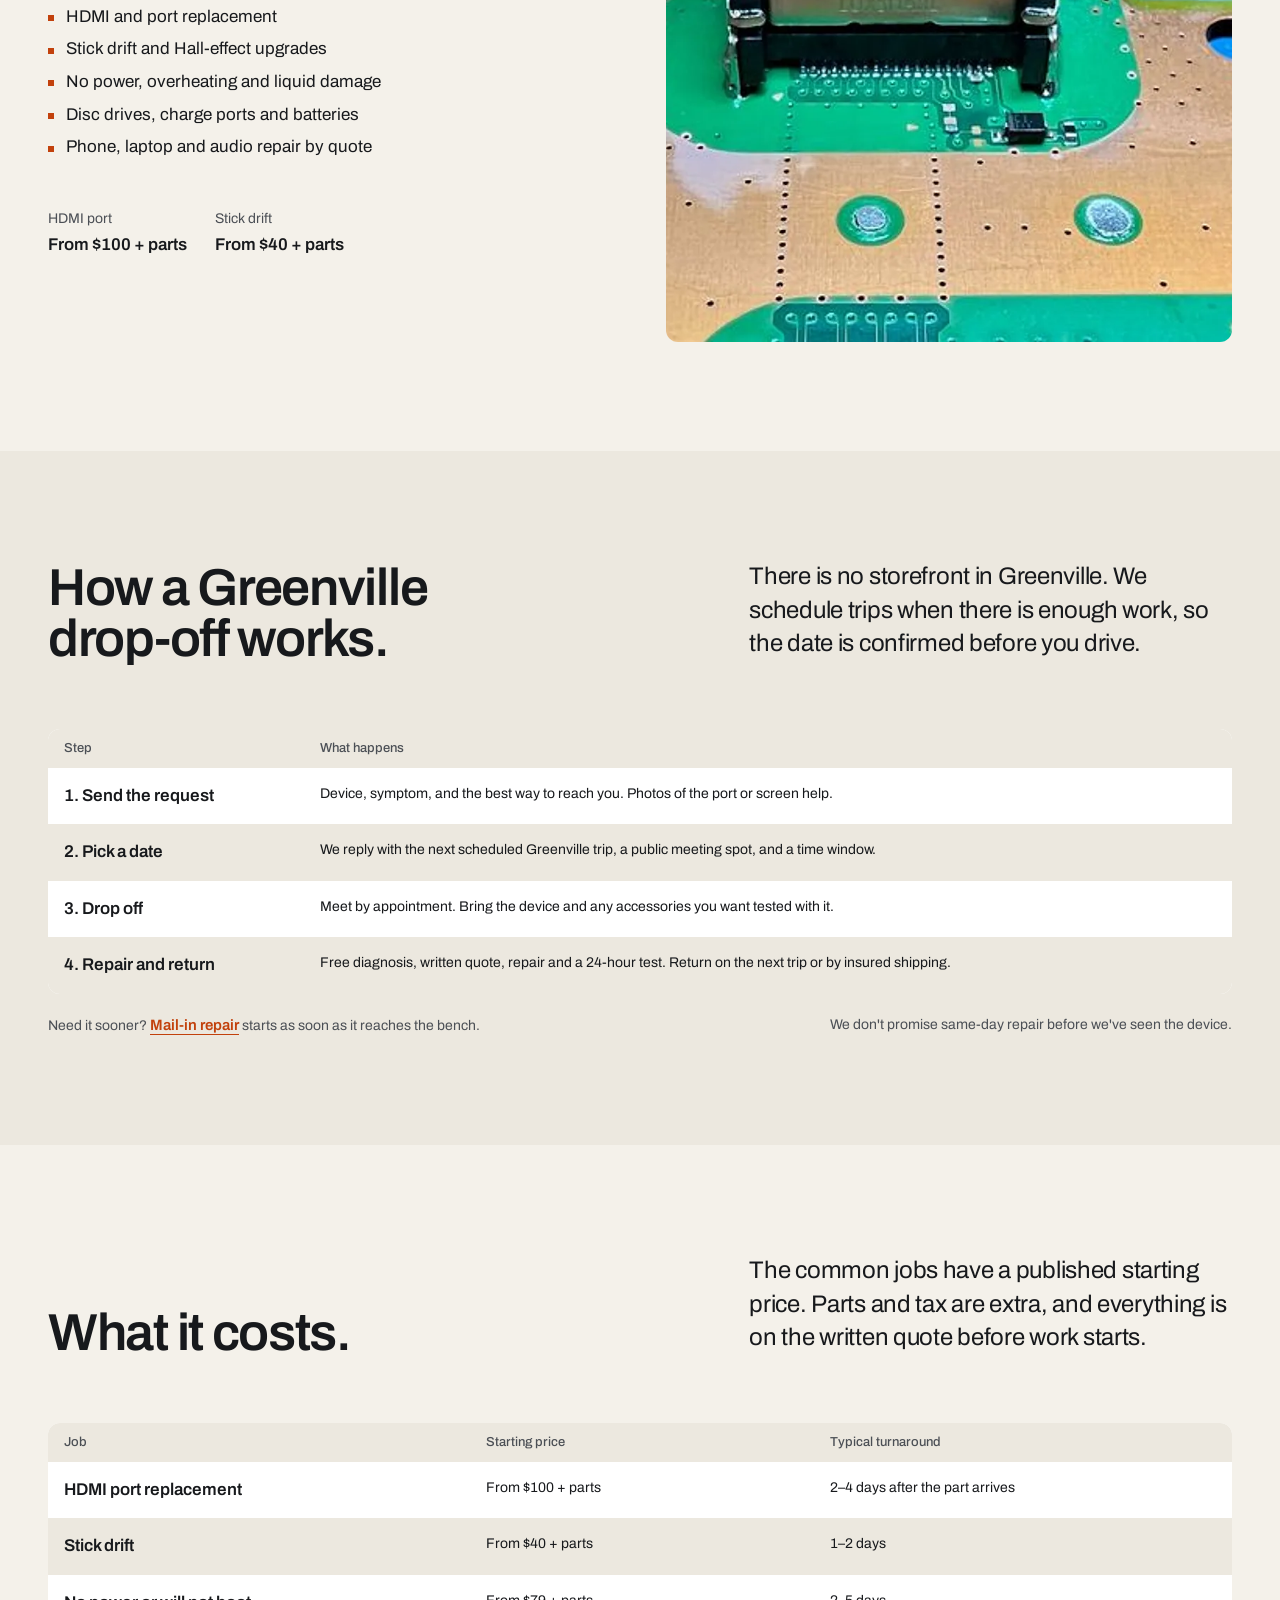
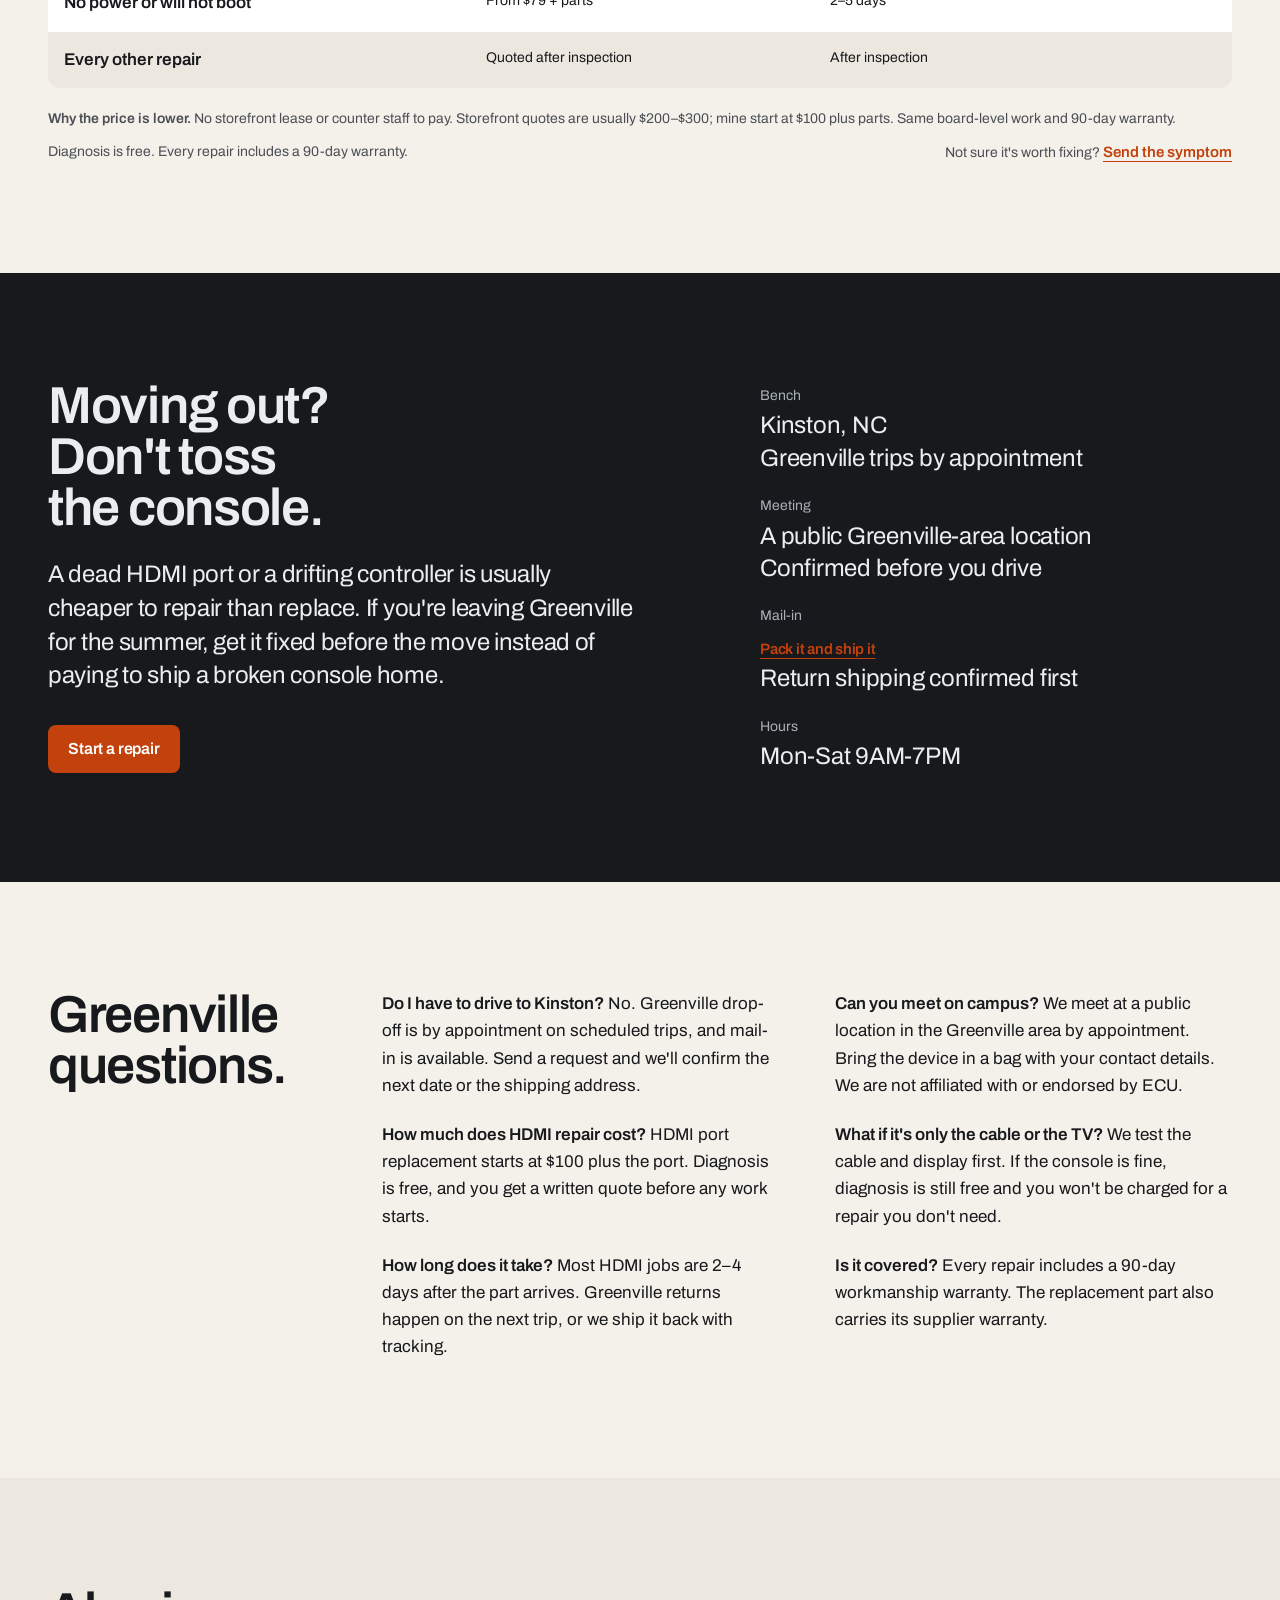
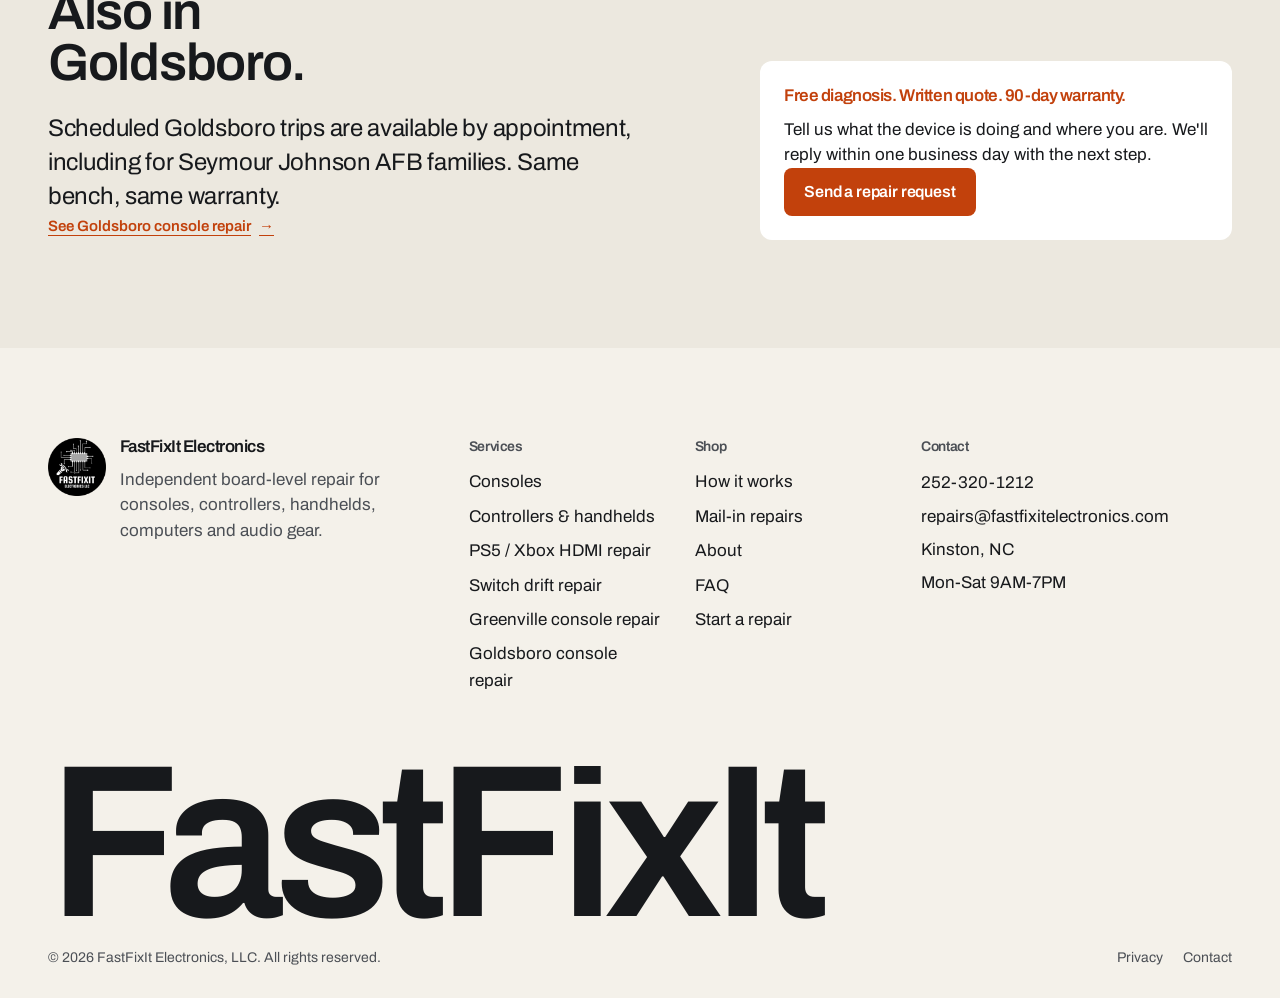
<file: greenville-console-repair.html>
<!doctype html>
<html lang="en-US">
<head>
  <meta charset="utf-8">
  <meta name="viewport" content="width=device-width, initial-scale=1">
  <title>Console &amp; HDMI Repair for Greenville, NC | FastFixIt Electronics</title>
  <meta name="description" content="Board-level console and HDMI repair for Greenville, NC and ECU. No storefront rent: from $100 + parts, free diagnosis and a 90-day warranty. Greenville drop-off by appointment or mail-in.">
  <meta name="theme-color" content="#f4f1ea">
  <link rel="canonical" href="https://fastfixitelectronics.com/greenville-console-repair.html">
  <meta property="og:title" content="Console &amp; HDMI Repair for Greenville, NC | FastFixIt Electronics">
  <meta property="og:description" content="No storefront rent. Board-level console repair for Greenville and ECU from $100 + parts, with free diagnosis and a 90-day warranty. Appointment drop-off or mail-in.">
  <meta property="og:type" content="website">
  <meta property="og:url" content="https://fastfixitelectronics.com/greenville-console-repair.html">
  <meta property="og:site_name" content="FastFixIt Electronics">
  <meta property="og:image" content="https://fastfixitelectronics.com/assets/img/ecu-campus.webp">
  <meta name="twitter:card" content="summary_large_image">
  <link rel="icon" href="favicon-32.png" sizes="32x32" type="image/png">
  <link rel="icon" href="favicon-16.png" sizes="16x16" type="image/png">
  <link rel="apple-touch-icon" href="apple-touch-icon.png">
  <link rel="preload" href="assets/fonts/archivo-var.woff2" as="font" type="font/woff2" crossorigin>
  <link rel="stylesheet" href="assets/css/site.css?v=20261120d">
  <link rel="stylesheet" href="assets/css/theme-v2.css?v=20261120d">
  <script src="assets/js/boot.js?v=20261120d"></script>
  <script type="application/ld+json">
  {
    "@context": "https://schema.org",
    "@graph": [
      {
        "@type": "LocalBusiness",
        "@id": "https://fastfixitelectronics.com/#business",
        "name": "FastFixIt Electronics, LLC",
        "url": "https://fastfixitelectronics.com/",
        "image": "https://fastfixitelectronics.com/assets/img/bench-wide.webp",
        "logo": "https://fastfixitelectronics.com/assets/brand/badge-192.png",
        "telephone": "+1-252-320-1212",
        "priceRange": "$$",
        "description": "Independent board-level repair for game consoles, controllers, handhelds, computers and audio gear in Kinston, North Carolina.",
        "address": {
          "@type": "PostalAddress",
          "addressLocality": "Kinston",
          "addressRegion": "NC",
          "postalCode": "28501",
          "addressCountry": "US"
        },
        "areaServed": [
          { "@type": "City", "name": "Kinston" },
          { "@type": "City", "name": "Greenville" },
          { "@type": "City", "name": "Winterville" },
          { "@type": "City", "name": "Ayden" },
          { "@type": "City", "name": "Grifton" }
        ],
        "openingHoursSpecification": [
          {
            "@type": "OpeningHoursSpecification",
            "dayOfWeek": ["Monday", "Tuesday", "Wednesday", "Thursday", "Friday", "Saturday"],
            "opens": "09:00",
            "closes": "19:00"
          }
        ]
      },
      {
        "@type": "Service",
        "@id": "https://fastfixitelectronics.com/greenville-console-repair.html#service",
        "name": "Console and HDMI repair for Greenville, NC",
        "serviceType": "Board-level game console and controller repair",
        "provider": { "@id": "https://fastfixitelectronics.com/#business" },
        "areaServed": [
          { "@type": "City", "name": "Greenville" },
          { "@type": "City", "name": "Winterville" },
          { "@type": "City", "name": "Ayden" },
          { "@type": "City", "name": "Grifton" }
        ],
        "offers": {
          "@type": "Offer",
          "priceCurrency": "USD",
          "price": "100",
          "description": "HDMI port labor starts at $100; parts are extra and listed on the written quote."
        },
        "url": "https://fastfixitelectronics.com/greenville-console-repair.html"
      },
      {
        "@type": "FAQPage",
        "mainEntity": [
          {
            "@type": "Question",
            "name": "Do I have to drive to Kinston for console repair?",
            "acceptedAnswer": {
              "@type": "Answer",
              "text": "No. Greenville drop-off is by appointment on scheduled trips, and mail-in is available. Send a request and we will confirm the next Greenville date or the shipping address."
            }
          },
          {
            "@type": "Question",
            "name": "How much does PS5 HDMI repair cost in Greenville?",
            "acceptedAnswer": {
              "@type": "Answer",
              "text": "HDMI port replacement starts at $100 plus the port. Diagnosis is free and you get a written quote before any work starts."
            }
          },
          {
            "@type": "Question",
            "name": "How long does a repair take?",
            "acceptedAnswer": {
              "@type": "Answer",
              "text": "Most HDMI jobs are 2–4 days after the replacement part arrives. Greenville returns happen on the next scheduled trip, or we ship the device back with tracking."
            }
          },
          {
            "@type": "Question",
            "name": "Can you meet on the ECU campus?",
            "acceptedAnswer": {
              "@type": "Answer",
              "text": "We meet at a public location in the Greenville area by appointment. Bring the device in a bag with your contact details. We are not affiliated with or endorsed by East Carolina University."
            }
          },
          {
            "@type": "Question",
            "name": "What if the problem is only the cable or the TV?",
            "acceptedAnswer": {
              "@type": "Answer",
              "text": "We test the cable and display first. If the console is fine, diagnosis is still free and you will not be charged for a repair you do not need."
            }
          },
          {
            "@type": "Question",
            "name": "Is the repair covered by a warranty?",
            "acceptedAnswer": {
              "@type": "Answer",
              "text": "Yes. Every repair includes a 90-day workmanship warranty. The replacement part also carries its supplier warranty."
            }
          }
        ]
      },
      {
        "@type": "BreadcrumbList",
        "itemListElement": [
          { "@type": "ListItem", "position": 1, "name": "Home", "item": "https://fastfixitelectronics.com/" },
          { "@type": "ListItem", "position": 2, "name": "Services", "item": "https://fastfixitelectronics.com/services.html" },
          { "@type": "ListItem", "position": 3, "name": "Greenville console repair", "item": "https://fastfixitelectronics.com/greenville-console-repair.html" }
        ]
      }
    ]
  }
  </script>
</head>
<body>
  <a class="skip-link" href="#main">Skip to content</a>

  <header class="site-header">
    <div class="shell header-inner">
      <a class="brand" href="index.html" aria-label="FastFixIt Electronics home">
        <img class="brand-badge" src="assets/brand/badge-96.png" width="46" height="46" alt="">
        <span class="brand-text">
          <span class="brand-name">FastFixIt</span>
          <span class="brand-sub">Electronics</span>
        </span>
      </a>
      <nav class="nav" id="site-nav" aria-label="Primary">
        <a href="services.html">Services</a>
        <a href="mail-in.html">Mail-in</a>
        <a href="index.html#process">How it works</a>
        <a href="about.html">About</a>
        <a href="index.html#faq">FAQ</a>
        <a class="nav-cta" href="request.html">Start a repair</a>
      </nav>
      <div class="header-actions">
        <button class="theme-toggle" type="button" data-theme-toggle aria-label="Switch to dark mode" title="Toggle dark mode">
          <svg class="theme-icon theme-icon-moon" viewBox="0 0 24 24" aria-hidden="true"><path d="M20.5 14.2A8.5 8.5 0 0 1 9.8 3.5 8.5 8.5 0 1 0 20.5 14.2Z" fill="none" stroke="currentColor" stroke-width="1.8" stroke-linejoin="round"/></svg>
          <svg class="theme-icon theme-icon-sun" viewBox="0 0 24 24" aria-hidden="true"><circle cx="12" cy="12" r="4" fill="none" stroke="currentColor" stroke-width="1.8"/><path d="M12 2v2M12 20v2M4.9 4.9l1.4 1.4M17.7 17.7l1.4 1.4M2 12h2M20 12h2M4.9 19.1l1.4-1.4M17.7 6.3l1.4-1.4" fill="none" stroke="currentColor" stroke-width="1.8" stroke-linecap="round"/></svg>
        </button>
        <a class="btn btn--sm" href="request.html">Start a repair</a>
        <button class="nav-toggle" type="button" aria-expanded="false" aria-controls="site-nav" data-nav-toggle>Menu</button>
      </div>
    </div>
  </header>

  <main id="main">
    <div class="shell page-head">
      <div>
        <h1>Console and HDMI repair for Greenville.</h1>
        <p class="lede">Dorm rooms, apartments, and game nights are hard on consoles. We do the board-level work from the Kinston bench, then meet you in Greenville by appointment — or you can mail it in.</p>
        <p><a class="btn" href="request.html?device=console&amp;fault=no-video&amp;utm_source=greenville&amp;utm_medium=local-page&amp;utm_campaign=console-repair">Start a Greenville repair</a> <a class="text-link" href="mail-in.html">Mail it in instead</a></p>
      </div>
      <aside class="page-aside">
        <h2>At a glance</h2>
        <dl class="fact-list">
          <div><dt>Starting price</dt><dd>From $100 + parts</dd></div>
          <div><dt>Diagnosis</dt><dd>Free</dd></div>
          <div><dt>Drop-off</dt><dd>Greenville trips by appointment</dd></div>
          <div><dt>Warranty</dt><dd>90 days on our work</dd></div>
          <div><dt>Mail-in</dt><dd>Available</dd></div>
        </dl>
      </aside>
    </div>

    <div class="shell about-wide">
      <figure data-reveal>
        <img src="assets/img/ecu-campus.webp?v=20261120d" srcset="assets/img/ecu-campus-sm.webp?v=20261120d 1000w, assets/img/ecu-campus.webp?v=20261120d 1600w" sizes="90vw" width="1600" height="686" alt="The Joyner Library clock tower and plaza at East Carolina University." loading="lazy" style="object-position: 30% center">
        <figcaption>The Joyner Library clock tower at East Carolina University. Photo: <a href="https://commons.wikimedia.org/wiki/File:Joyner-Library-Clock-Tower.jpg">Ecu2020</a>, <a href="https://creativecommons.org/licenses/by-sa/4.0/">CC BY-SA 4.0</a>, via Wikimedia Commons; cropped and resized. FastFixIt Electronics is not affiliated with or endorsed by East Carolina University.</figcaption>
      </figure>
    </div>

    <section class="section">
      <div class="shell service-feature">
        <div class="service-copy" data-reveal>
          <h2>Built for dorm-room consoles.</h2>
          <p>A console that lives on a shelf, a desk, or the floor collects dust and heat. The HDMI port takes the cable weight, the controller sticks wear, and a spilled drink finds the vents. We test the whole path before quoting a part.</p>
          <ul class="service-list">
            <li>PS5, Xbox Series X|S, Switch, PS4 and Xbox One</li>
            <li>HDMI and port replacement</li>
            <li>Stick drift and Hall-effect upgrades</li>
            <li>No power, overheating and liquid damage</li>
            <li>Disc drives, charge ports and batteries</li>
            <li>Phone, laptop and audio repair by quote</li>
          </ul>
          <div class="service-meta">
            <div><span>HDMI port</span><strong>From $100 + parts</strong></div>
            <div><span>Stick drift</span><strong>From $40 + parts</strong></div>
          </div>
        </div>
        <div class="service-media" data-reveal>
          <img src="assets/img/bench-hdmi.webp?v=20261120d" srcset="assets/img/bench-hdmi-sm.webp?v=20261120d 800w, assets/img/bench-hdmi.webp?v=20261120d 1200w" sizes="(max-width: 1000px) 90vw, 45vw" width="1200" height="1500" alt="An HDMI port on a game console board at the repair bench." loading="lazy">
        </div>
      </div>
    </section>

    <section class="section section--surface" id="how">
      <div class="shell">
        <div class="section-head">
          <h2>How a Greenville drop-off works.</h2>
          <p class="lede">There is no storefront in Greenville. We schedule trips when there is enough work, so the date is confirmed before you drive.</p>
        </div>

        <div class="table-card" data-reveal>
          <table class="rate-table">
            <thead>
              <tr>
                <th scope="col">Step</th>
                <th scope="col">What happens</th>
              </tr>
            </thead>
            <tbody>
              <tr>
                <td>1. Send the request</td>
                <td data-label="What happens">Device, symptom, and the best way to reach you. Photos of the port or screen help.</td>
              </tr>
              <tr>
                <td>2. Pick a date</td>
                <td data-label="What happens">We reply with the next scheduled Greenville trip, a public meeting spot, and a time window.</td>
              </tr>
              <tr>
                <td>3. Drop off</td>
                <td data-label="What happens">Meet by appointment. Bring the device and any accessories you want tested with it.</td>
              </tr>
              <tr>
                <td>4. Repair and return</td>
                <td data-label="What happens">Free diagnosis, written quote, repair and a 24-hour test. Return on the next trip or by insured shipping.</td>
              </tr>
            </tbody>
          </table>
        </div>

        <div class="rate-note" data-reveal>
          <p>Need it sooner? <a class="text-link" href="mail-in.html">Mail-in repair</a> starts as soon as it reaches the bench.</p>
          <p>We don't promise same-day repair before we've seen the device.</p>
        </div>
      </div>
    </section>

    <section class="section">
      <div class="shell">
        <div class="section-head">
          <h2>What it costs.</h2>
          <p class="lede">The common jobs have a published starting price. Parts and tax are extra, and everything is on the written quote before work starts.</p>
        </div>

        <div class="table-card" data-reveal>
          <table class="rate-table">
            <thead>
              <tr>
                <th scope="col">Job</th>
                <th scope="col">Starting price</th>
                <th scope="col">Typical turnaround</th>
              </tr>
            </thead>
            <tbody>
              <tr>
                <td>HDMI port replacement</td>
                <td data-label="Starting price">From $100 + parts</td>
                <td data-label="Turnaround">2–4 days after the part arrives</td>
              </tr>
              <tr>
                <td>Stick drift</td>
                <td data-label="Starting price">From $40 + parts</td>
                <td data-label="Turnaround">1–2 days</td>
              </tr>
              <tr>
                <td>No power or will not boot</td>
                <td data-label="Starting price">From $79 + parts</td>
                <td data-label="Turnaround">2–5 days</td>
              </tr>
              <tr>
                <td>Every other repair</td>
                <td data-label="Starting price">Quoted after inspection</td>
                <td data-label="Turnaround">After inspection</td>
              </tr>
            </tbody>
          </table>
        </div>

        <div class="rate-note" data-reveal>
          <p><strong>Why the price is lower.</strong> No storefront lease or counter staff to pay. Storefront quotes are usually $200–$300; mine start at $100 plus parts. Same board-level work and 90-day warranty.</p>
          <p>Diagnosis is free. Every repair includes a 90-day warranty.</p>
          <p>Not sure it's worth fixing? <a class="text-link" href="request.html?device=console&amp;fault=no-video&amp;utm_source=greenville&amp;utm_medium=local-page&amp;utm_campaign=console-repair">Send the symptom</a></p>
        </div>
      </div>
    </section>

    <section class="section section--ink">
      <div class="shell contact-grid">
        <div class="contact-copy" data-reveal>
          <h2>Moving out? Don't toss the console.</h2>
          <p class="lede">A dead HDMI port or a drifting controller is usually cheaper to repair than replace. If you're leaving Greenville for the summer, get it fixed before the move instead of paying to ship a broken console home.</p>
          <a class="btn btn--brass" href="request.html?device=console&amp;fault=no-video&amp;utm_source=greenville&amp;utm_medium=local-page&amp;utm_campaign=console-repair">Start a repair</a>
        </div>
        <dl class="contact-list" data-reveal>
          <div class="contact-item">
            <dt>Bench</dt>
            <dd>Kinston, NC<br>Greenville trips by appointment</dd>
          </div>
          <div class="contact-item">
            <dt>Meeting</dt>
            <dd>A public Greenville-area location<br>Confirmed before you drive</dd>
          </div>
          <div class="contact-item">
            <dt>Mail-in</dt>
            <dd><a class="text-link" href="mail-in.html">Pack it and ship it</a><br>Return shipping confirmed first</dd>
          </div>
          <div class="contact-item">
            <dt>Hours</dt>
            <dd><span data-contact="hours">[HOURS]</span></dd>
          </div>
        </dl>
      </div>
    </section>

    <section class="section" id="faq">
      <div class="shell faq-grid">
        <div data-reveal>
          <h2>Greenville questions.</h2>
        </div>
        <div class="faq-cols" data-reveal>
          <p><strong>Do I have to drive to Kinston?</strong> No. Greenville drop-off is by appointment on scheduled trips, and mail-in is available. Send a request and we'll confirm the next date or the shipping address.</p>
          <p><strong>How much does HDMI repair cost?</strong> HDMI port replacement starts at $100 plus the port. Diagnosis is free, and you get a written quote before any work starts.</p>
          <p><strong>How long does it take?</strong> Most HDMI jobs are 2–4 days after the part arrives. Greenville returns happen on the next trip, or we ship it back with tracking.</p>
          <p><strong>Can you meet on campus?</strong> We meet at a public location in the Greenville area by appointment. Bring the device in a bag with your contact details. We are not affiliated with or endorsed by ECU.</p>
          <p><strong>What if it's only the cable or the TV?</strong> We test the cable and display first. If the console is fine, diagnosis is still free and you won't be charged for a repair you don't need.</p>
          <p><strong>Is it covered?</strong> Every repair includes a 90-day workmanship warranty. The replacement part also carries its supplier warranty.</p>
        </div>
      </div>
    </section>

    <section class="section section--surface">
      <div class="shell contact-grid">
        <div class="contact-copy" data-reveal>
          <h2>Also in Goldsboro.</h2>
          <p class="lede">Scheduled Goldsboro trips are available by appointment, including for Seymour Johnson AFB families. Same bench, same warranty.</p>
          <a class="text-link" href="goldsboro-console-repair.html">See Goldsboro console repair <span aria-hidden="true">→</span></a>
        </div>
        <div class="warranty" data-reveal>
          <h3>Free diagnosis. Written quote. 90-day warranty.</h3>
          <p>Tell us what the device is doing and where you are. We'll reply within one business day with the next step.</p>
          <a class="btn" href="request.html?device=console&amp;fault=no-video&amp;utm_source=greenville&amp;utm_medium=local-page&amp;utm_campaign=console-repair">Send a repair request</a>
        </div>
      </div>
    </section>
  </main>

  <footer class="site-footer">
    <div class="shell">
      <div class="footer-top">
        <div class="footer-brand">
          <img src="assets/brand/badge-192.png" width="58" height="58" alt="" loading="lazy">
          <div>
            <p class="footer-name">FastFixIt Electronics</p>
            <p>Independent board-level repair for consoles, controllers, handhelds, computers and audio gear.</p>
          </div>
        </div>

        <div class="footer-col">
          <h3>Services</h3>
          <ul>
            <li><a href="services.html#consoles">Consoles</a></li>
            <li><a href="services.html#controllers">Controllers &amp; handhelds</a></li>
            <li><a href="ps5-hdmi-repair-kinston.html">PS5 / Xbox HDMI repair</a></li>
            <li><a href="switch-drift-repair-kinston.html">Switch drift repair</a></li>
            <li><a href="greenville-console-repair.html">Greenville console repair</a></li>
            <li><a href="goldsboro-console-repair.html">Goldsboro console repair</a></li>
          </ul>
        </div>

        <div class="footer-col">
          <h3>Shop</h3>
          <ul>
            <li><a href="index.html#process">How it works</a></li>
            <li><a href="mail-in.html">Mail-in repairs</a></li>
            <li><a href="about.html">About</a></li>
            <li><a href="index.html#faq">FAQ</a></li>
            <li><a href="request.html">Start a repair</a></li>
          </ul>
        </div>

        <div class="footer-col">
          <h3>Contact</h3>
          <div class="footer-contact">
            <p><a data-contact="phone" href="tel:">[PHONE]</a></p>
            <p><a data-contact="email" href="mailto:">[EMAIL]</a></p>
            <p><span data-contact="city-line">Kinston, NC</span></p>
            <p><span data-contact="hours">[HOURS]</span></p>
          </div>
        </div>
      </div>

      <div class="footer-mark" aria-hidden="true">
        <p>FastFixIt</p>
      </div>

      <div class="footer-legal">
        <p>© <span data-year>2026</span> FastFixIt Electronics, LLC. All rights reserved.</p>
        <nav aria-label="Legal">
          <a href="privacy.html">Privacy</a>
          <a href="index.html#contact">Contact</a>
        </nav>
      </div>
    </div>
  </footer>

  <script src="assets/js/config.js?v=20261120d" defer></script>
  <script src="assets/js/data.js?v=20261120d" defer></script>
  <script src="assets/js/site.js?v=20261120d" defer></script>
</body>
</html>
</file>
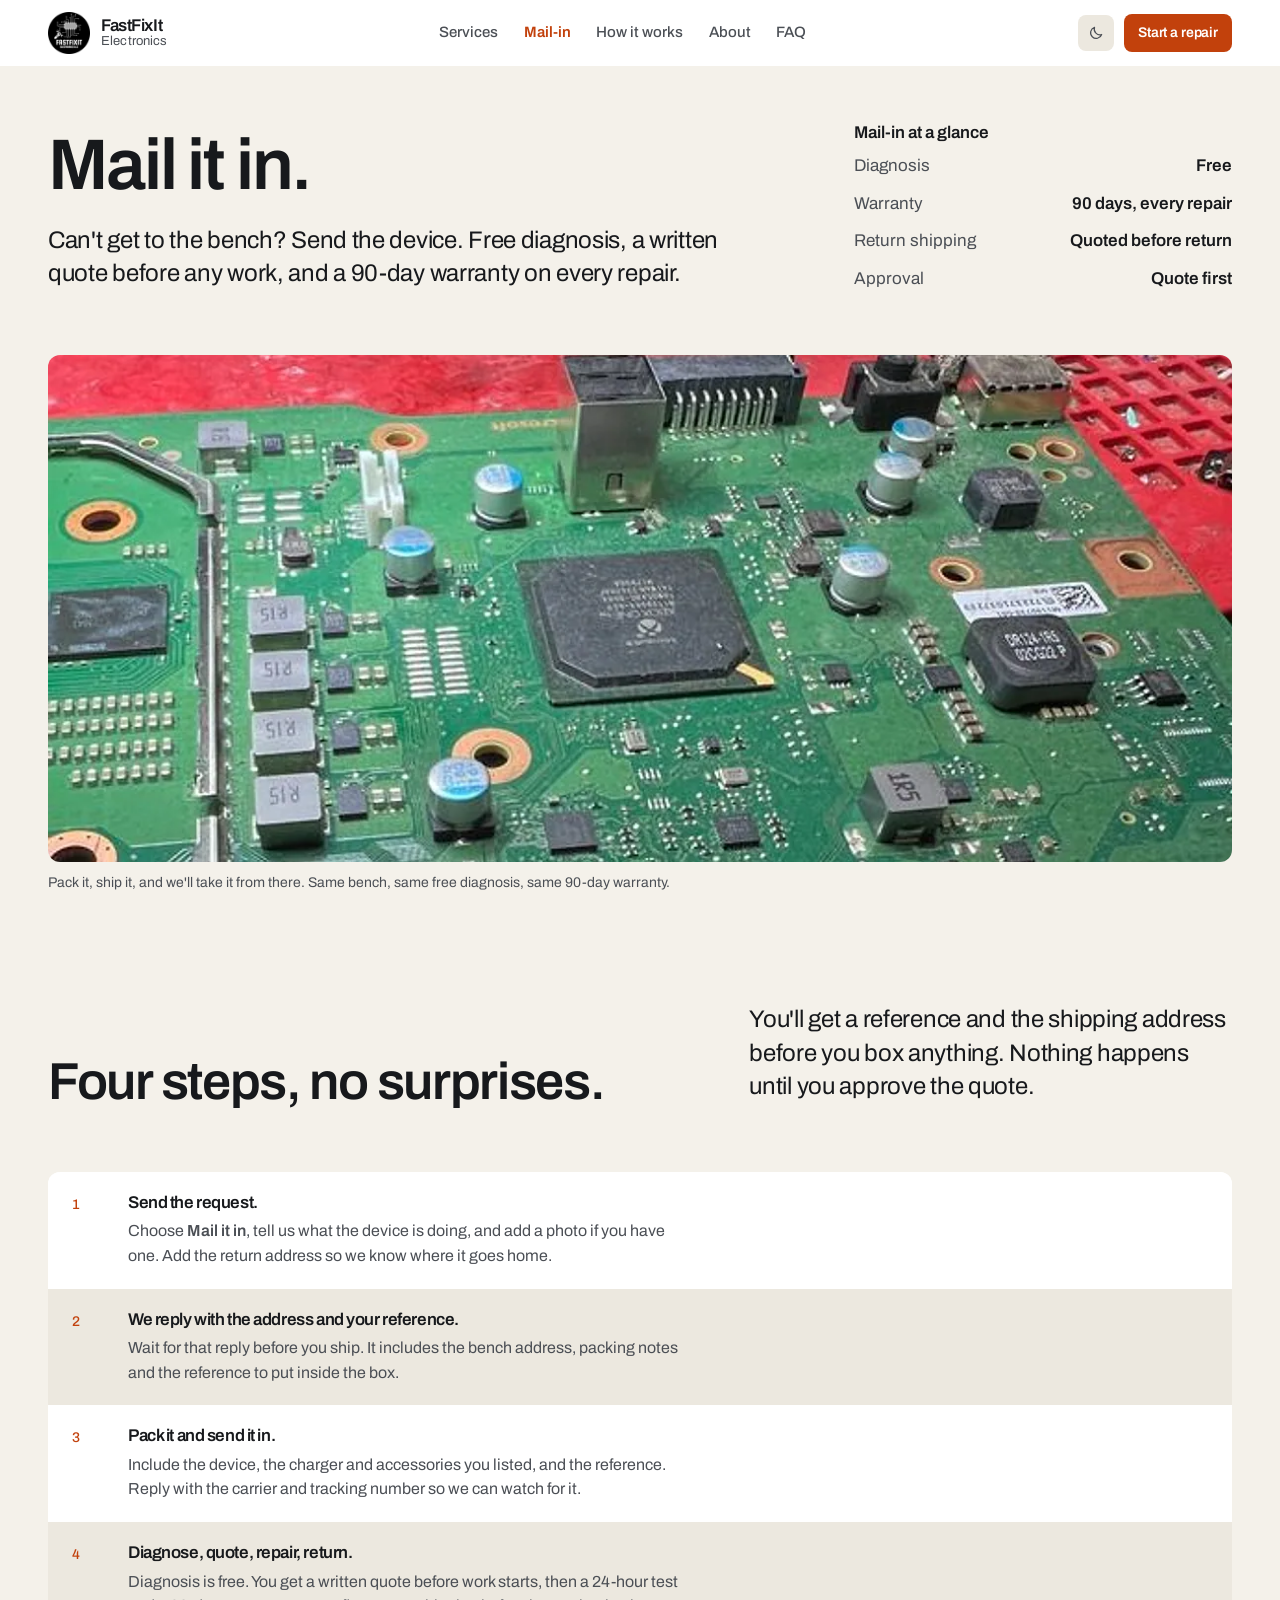
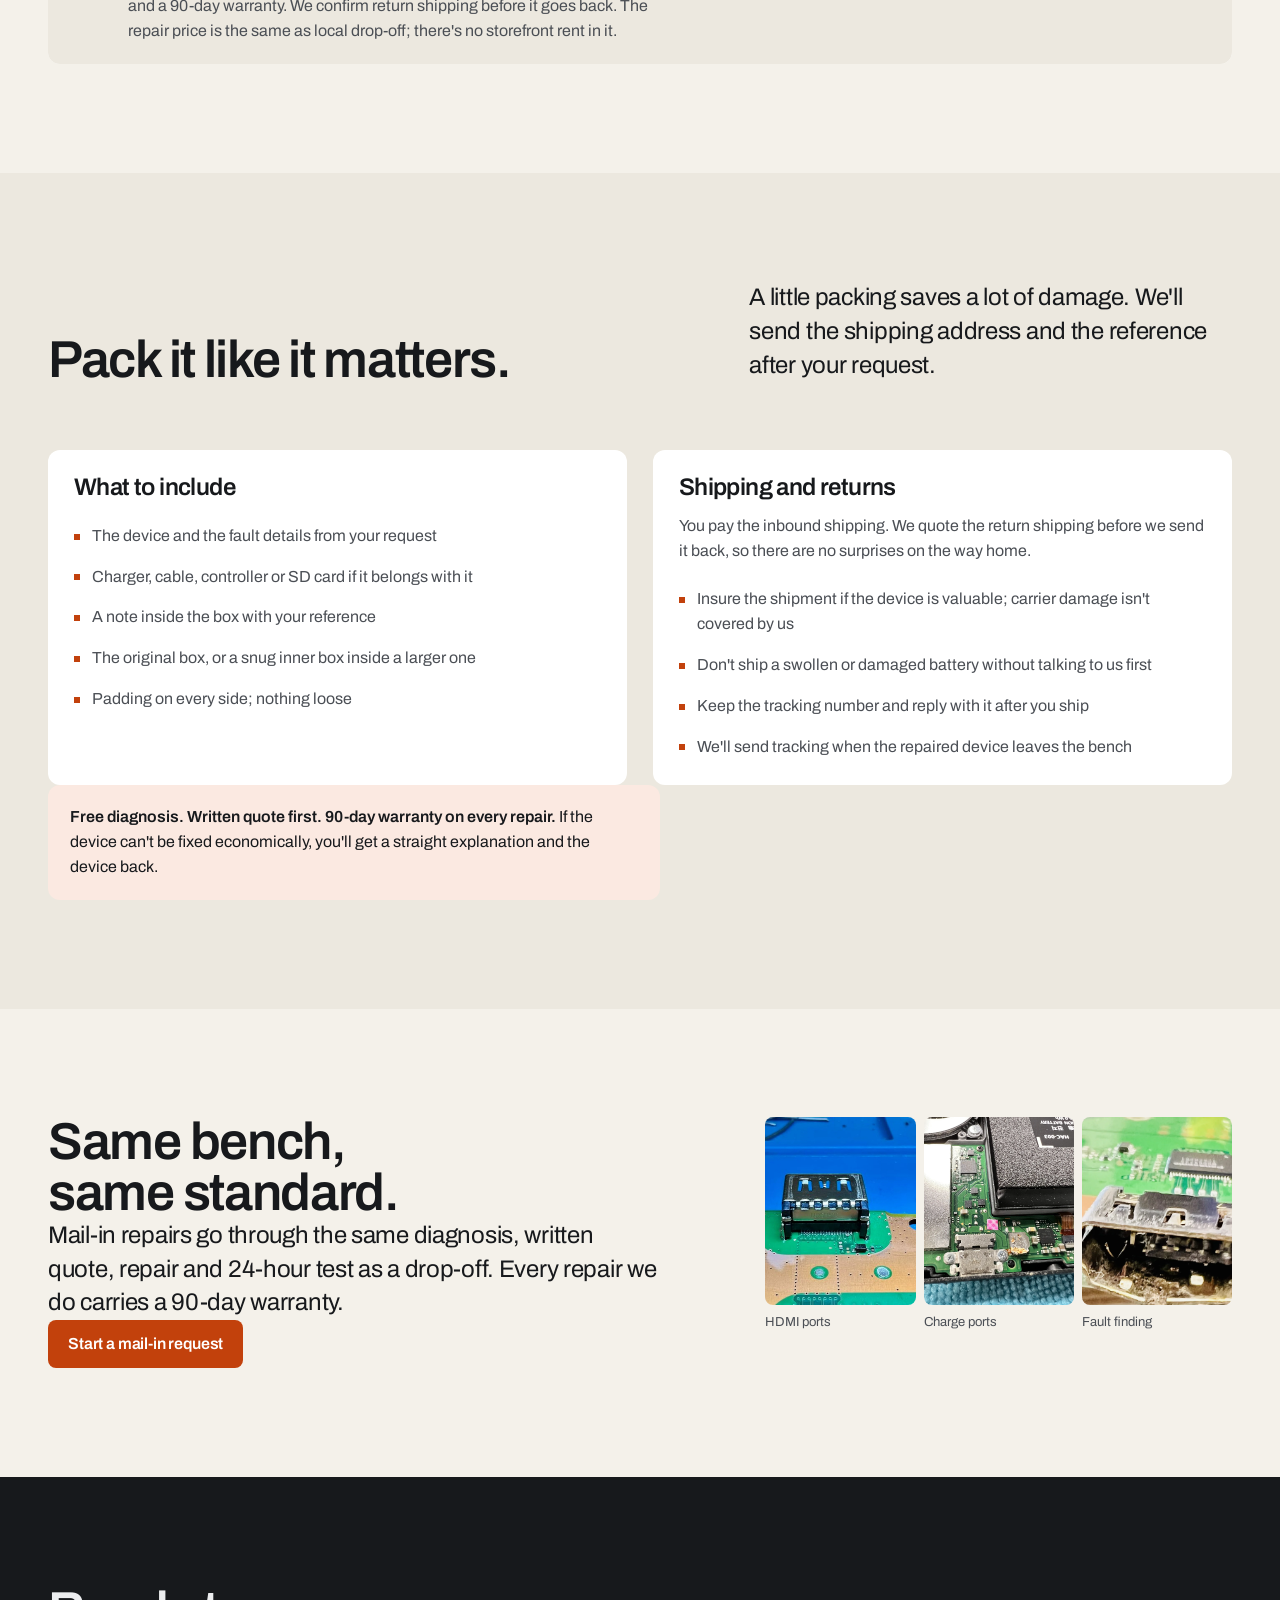
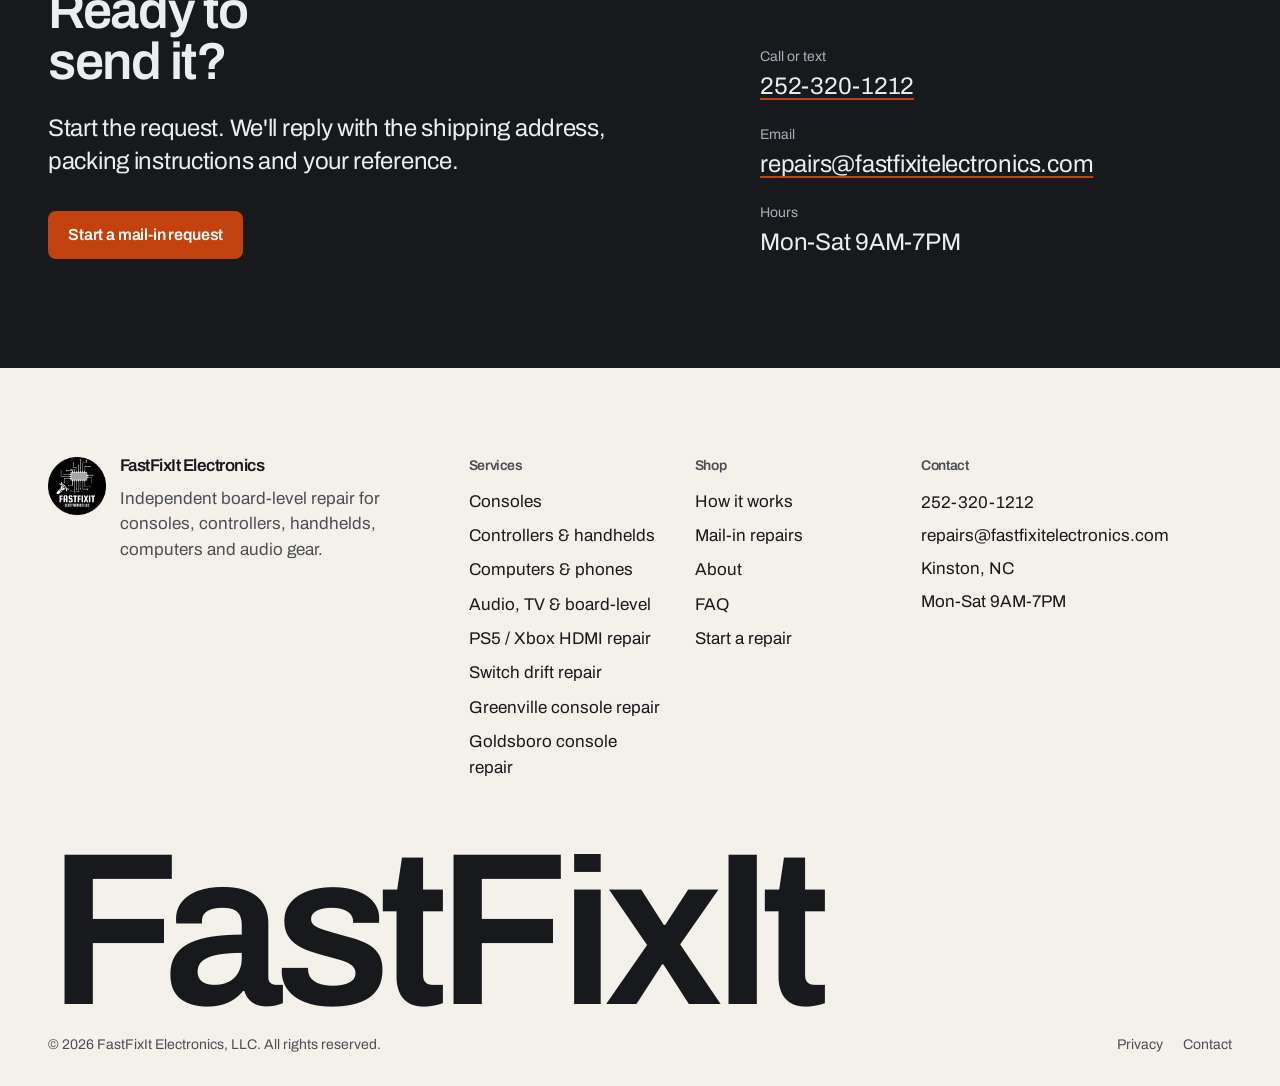
<file: mail-in.html>
<!doctype html>
<html lang="en-US">
<head>
  <meta charset="utf-8">
  <meta name="viewport" content="width=device-width, initial-scale=1">
  <title>Mail-in repairs | Free diagnosis | FastFixIt Electronics</title>
  <meta name="description" content="Can't get to the bench? Mail your console, controller, handheld, laptop or audio device in. Free diagnosis, a written quote before work and a 90-day warranty on every repair.">
  <link rel="canonical" href="https://fastfixitelectronics.com/mail-in.html">
  <meta name="theme-color" content="#f4f1ea">
  <meta property="og:title" content="Mail-in repairs | FastFixIt Electronics">
  <meta property="og:description" content="Mail your device in for free diagnosis, a written quote before work and a 90-day warranty on every repair.">
  <meta property="og:type" content="website">
  <meta property="og:site_name" content="FastFixIt Electronics">
  <meta name="twitter:card" content="summary">
  <link rel="icon" href="favicon-32.png" sizes="32x32" type="image/png">
  <link rel="icon" href="favicon-16.png" sizes="16x16" type="image/png">
  <link rel="apple-touch-icon" href="apple-touch-icon.png">
  <link rel="preload" href="assets/fonts/archivo-var.woff2" as="font" type="font/woff2" crossorigin>
  <link rel="stylesheet" href="assets/css/site.css?v=20261120d">
  <link rel="stylesheet" href="assets/css/theme-v2.css?v=20261120d">
  <script src="assets/js/boot.js?v=20261120d"></script>
</head>
<body>
  <a class="skip-link" href="#main">Skip to content</a>

  <header class="site-header">
    <div class="shell header-inner">
      <a class="brand" href="index.html" aria-label="FastFixIt Electronics home">
        <img class="brand-badge" src="assets/brand/badge-96.png" width="46" height="46" alt="">
        <span class="brand-text">
          <span class="brand-name">FastFixIt</span>
          <span class="brand-sub">Electronics</span>
        </span>
      </a>
      <nav class="nav" id="site-nav" aria-label="Primary">
        <a href="services.html">Services</a>
        <a href="mail-in.html" aria-current="page">Mail-in</a>
        <a href="index.html#process">How it works</a>
        <a href="about.html">About</a>
        <a href="index.html#faq">FAQ</a>
        <a class="nav-cta" href="request.html">Start a repair</a>
      </nav>
      <div class="header-actions">
        <button class="theme-toggle" type="button" data-theme-toggle aria-label="Switch to dark mode" title="Toggle dark mode">
          <svg class="theme-icon theme-icon-moon" viewBox="0 0 24 24" aria-hidden="true"><path d="M20.5 14.2A8.5 8.5 0 0 1 9.8 3.5 8.5 8.5 0 1 0 20.5 14.2Z" fill="none" stroke="currentColor" stroke-width="1.8" stroke-linejoin="round"/></svg>
          <svg class="theme-icon theme-icon-sun" viewBox="0 0 24 24" aria-hidden="true"><circle cx="12" cy="12" r="4" fill="none" stroke="currentColor" stroke-width="1.8"/><path d="M12 2v2M12 20v2M4.9 4.9l1.4 1.4M17.7 17.7l1.4 1.4M2 12h2M20 12h2M4.9 19.1l1.4-1.4M17.7 6.3l1.4-1.4" fill="none" stroke="currentColor" stroke-width="1.8" stroke-linecap="round"/></svg>
        </button>
        <a class="btn btn--sm" href="request.html">Start a repair</a>
        <button class="nav-toggle" type="button" aria-expanded="false" aria-controls="site-nav" data-nav-toggle>Menu</button>
      </div>
    </div>
  </header>

  <main id="main">
    <div class="shell page-head">
      <div>
        <h1>Mail it in.</h1>
        <p class="lede">Can't get to the bench? Send the device. Free diagnosis, a written quote before any work, and a 90-day warranty on every repair.</p>
      </div>
      <aside class="page-aside">
        <h2>Mail-in at a glance</h2>
        <dl class="fact-list">
          <div><dt>Diagnosis</dt><dd>Free</dd></div>
          <div><dt>Warranty</dt><dd>90 days, every repair</dd></div>
          <div><dt>Return shipping</dt><dd>Quoted before return</dd></div>
          <div><dt>Approval</dt><dd>Quote first</dd></div>
        </dl>
      </aside>
    </div>

    <div class="shell about-wide">
      <figure data-reveal>
        <img src="assets/img/bench-wide.webp?v=20261120d" srcset="assets/img/bench-wide-sm.webp?v=20261120d 1200w, assets/img/bench-wide.webp?v=20261120d 1800w" sizes="90vw" width="1800" height="1200" alt="A console motherboard on the repair bench, with tweezers and tools nearby.">
        <figcaption>Pack it, ship it, and we'll take it from there. Same bench, same free diagnosis, same 90-day warranty.</figcaption>
      </figure>
    </div>

    <section class="section" id="how">
      <div class="shell">
        <div class="section-head">
          <h2>Four steps, no surprises.</h2>
          <p class="lede">You'll get a reference and the shipping address before you box anything. Nothing happens until you approve the quote.</p>
        </div>

        <div class="mail-process">
          <div class="mail-step" data-reveal>
            <span class="mail-step__num" aria-hidden="true">1</span>
            <div>
              <h3>Send the request.</h3>
              <p>Choose <strong>Mail it in</strong>, tell us what the device is doing, and add a photo if you have one. Add the return address so we know where it goes home.</p>
            </div>
          </div>
          <div class="mail-step" data-reveal>
            <span class="mail-step__num" aria-hidden="true">2</span>
            <div>
              <h3>We reply with the address and your reference.</h3>
              <p>Wait for that reply before you ship. It includes the bench address, packing notes and the reference to put inside the box.</p>
            </div>
          </div>
          <div class="mail-step" data-reveal>
            <span class="mail-step__num" aria-hidden="true">3</span>
            <div>
              <h3>Pack it and send it in.</h3>
              <p>Include the device, the charger and accessories you listed, and the reference. Reply with the carrier and tracking number so we can watch for it.</p>
            </div>
          </div>
          <div class="mail-step" data-reveal>
            <span class="mail-step__num" aria-hidden="true">4</span>
            <div>
              <h3>Diagnose, quote, repair, return.</h3>
              <p>Diagnosis is free. You get a written quote before work starts, then a 24-hour test and a 90-day warranty. We confirm return shipping before it goes back. The repair price is the same as local drop-off; there's no storefront rent in it.</p>
            </div>
          </div>
        </div>
      </div>
    </section>

    <section class="section section--surface" id="packing">
      <div class="shell">
        <div class="section-head">
          <h2>Pack it like it matters.</h2>
          <p class="lede">A little packing saves a lot of damage. We'll send the shipping address and the reference after your request.</p>
        </div>

        <div class="mail-panels">
          <div class="mail-panel" data-reveal>
            <h2>What to include</h2>
            <ul class="service-list">
              <li>The device and the fault details from your request</li>
              <li>Charger, cable, controller or SD card if it belongs with it</li>
              <li>A note inside the box with your reference</li>
              <li>The original box, or a snug inner box inside a larger one</li>
              <li>Padding on every side; nothing loose</li>
            </ul>
          </div>
          <div class="mail-panel" data-reveal>
            <h2>Shipping and returns</h2>
            <p>You pay the inbound shipping. We quote the return shipping before we send it back, so there are no surprises on the way home.</p>
            <ul class="service-list">
              <li>Insure the shipment if the device is valuable; carrier damage isn't covered by us</li>
              <li>Don't ship a swollen or damaged battery without talking to us first</li>
              <li>Keep the tracking number and reply with it after you ship</li>
              <li>We'll send tracking when the repaired device leaves the bench</li>
            </ul>
          </div>
        </div>

        <p class="mail-note" data-reveal><strong>Free diagnosis. Written quote first. 90-day warranty on every repair.</strong> If the device can't be fixed economically, you'll get a straight explanation and the device back.</p>
      </div>
    </section>

    <section class="section" id="bench">
      <div class="shell about-body">
        <div data-reveal>
          <h2>Same bench, same standard.</h2>
          <p class="lede">Mail-in repairs go through the same diagnosis, written quote, repair and 24-hour test as a drop-off. Every repair we do carries a 90-day warranty.</p>
          <a class="btn" href="request.html?mode=mail#request-form">Start a mail-in request</a>
        </div>

        <div class="about-strip" data-reveal>
          <figure>
            <img src="assets/img/bench-hdmi.webp?v=20261120d" width="1200" height="1500" alt="An HDMI port on a game console board." loading="lazy">
            <figcaption>HDMI ports</figcaption>
          </figure>
          <figure>
            <img src="assets/img/bench-stick.webp?v=20261120d" width="1200" height="1500" alt="The charge port board inside a Nintendo Switch." loading="lazy">
            <figcaption>Charge ports</figcaption>
          </figure>
          <figure>
            <img src="assets/img/bench-test.webp?v=20261120d" width="1600" height="1067" alt="A damaged HDMI port on a console board." loading="lazy">
            <figcaption>Fault finding</figcaption>
          </figure>
        </div>
      </div>
    </section>

    <section class="section section--ink" id="contact">
      <div class="shell contact-grid">
        <div class="contact-copy" data-reveal>
          <h2>Ready to send it?</h2>
          <p class="lede">Start the request. We'll reply with the shipping address, packing instructions and your reference.</p>
          <a class="btn btn--brass" href="request.html?mode=mail#request-form">Start a mail-in request</a>
        </div>
        <dl class="contact-list" data-reveal>
          <div class="contact-item">
            <dt>Call or text</dt>
            <dd><a data-contact="phone" href="tel:">[PHONE]</a></dd>
          </div>
          <div class="contact-item">
            <dt>Email</dt>
            <dd><a data-contact="email" href="mailto:">[EMAIL]</a></dd>
          </div>
          <div class="contact-item">
            <dt>Hours</dt>
            <dd><span data-contact="hours">[HOURS]</span></dd>
          </div>
        </dl>
      </div>
    </section>
  </main>

  <footer class="site-footer">
    <div class="shell">
      <div class="footer-top">
        <div class="footer-brand">
          <img src="assets/brand/badge-192.png" width="58" height="58" alt="" loading="lazy">
          <div>
            <p class="footer-name">FastFixIt Electronics</p>
            <p>Independent board-level repair for consoles, controllers, handhelds, computers and audio gear.</p>
          </div>
        </div>

        <div class="footer-col">
          <h3>Services</h3>
          <ul>
            <li><a href="services.html#consoles">Consoles</a></li>
            <li><a href="services.html#controllers">Controllers &amp; handhelds</a></li>
            <li><a href="services.html#computers">Computers &amp; phones</a></li>
            <li><a href="services.html#board-level">Audio, TV &amp; board-level</a></li>
            <li><a href="ps5-hdmi-repair-kinston.html">PS5 / Xbox HDMI repair</a></li>
            <li><a href="switch-drift-repair-kinston.html">Switch drift repair</a></li>
            <li><a href="greenville-console-repair.html">Greenville console repair</a></li>
            <li><a href="goldsboro-console-repair.html">Goldsboro console repair</a></li>
          </ul>
        </div>

        <div class="footer-col">
          <h3>Shop</h3>
          <ul>
            <li><a href="index.html#process">How it works</a></li>
            <li><a href="mail-in.html">Mail-in repairs</a></li>
            <li><a href="about.html">About</a></li>
            <li><a href="index.html#faq">FAQ</a></li>
            <li><a href="request.html">Start a repair</a></li>
          </ul>
        </div>

        <div class="footer-col">
          <h3>Contact</h3>
          <div class="footer-contact">
            <p><a data-contact="phone" href="tel:">[PHONE]</a></p>
            <p><a data-contact="email" href="mailto:">[EMAIL]</a></p>
            <p><span data-contact="city-line">Kinston, NC</span></p>
            <p><span data-contact="hours">[HOURS]</span></p>
          </div>
        </div>
      </div>

      <div class="footer-mark" aria-hidden="true">
        <p>FastFixIt</p>
      </div>

      <div class="footer-legal">
        <p>© <span data-year>2026</span> FastFixIt Electronics, LLC. All rights reserved.</p>
        <nav aria-label="Legal">
          <a href="privacy.html">Privacy</a>
          <a href="index.html#contact">Contact</a>
        </nav>
      </div>
    </div>
  </footer>

  <script src="assets/js/config.js?v=20261120d" defer></script>
  <script src="assets/js/site.js?v=20261120d" defer></script>
</body>
</html>
</file>
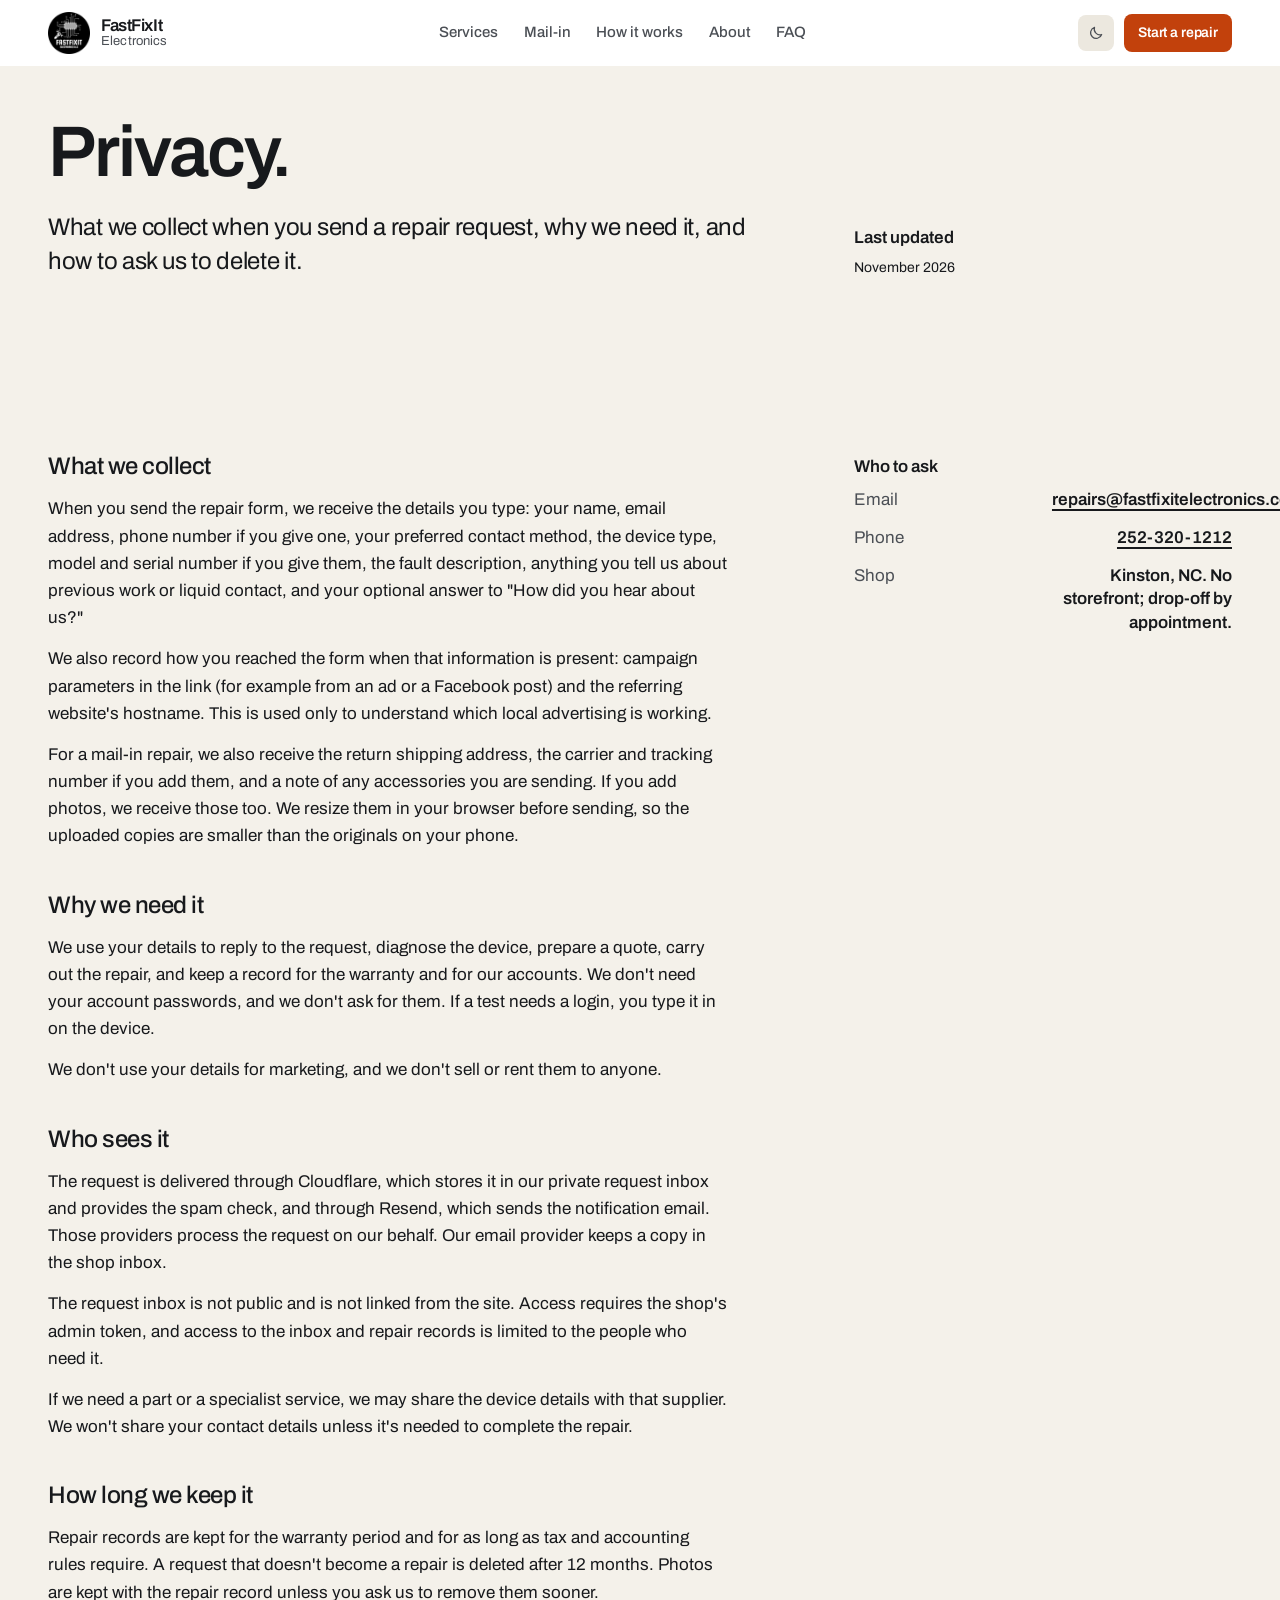
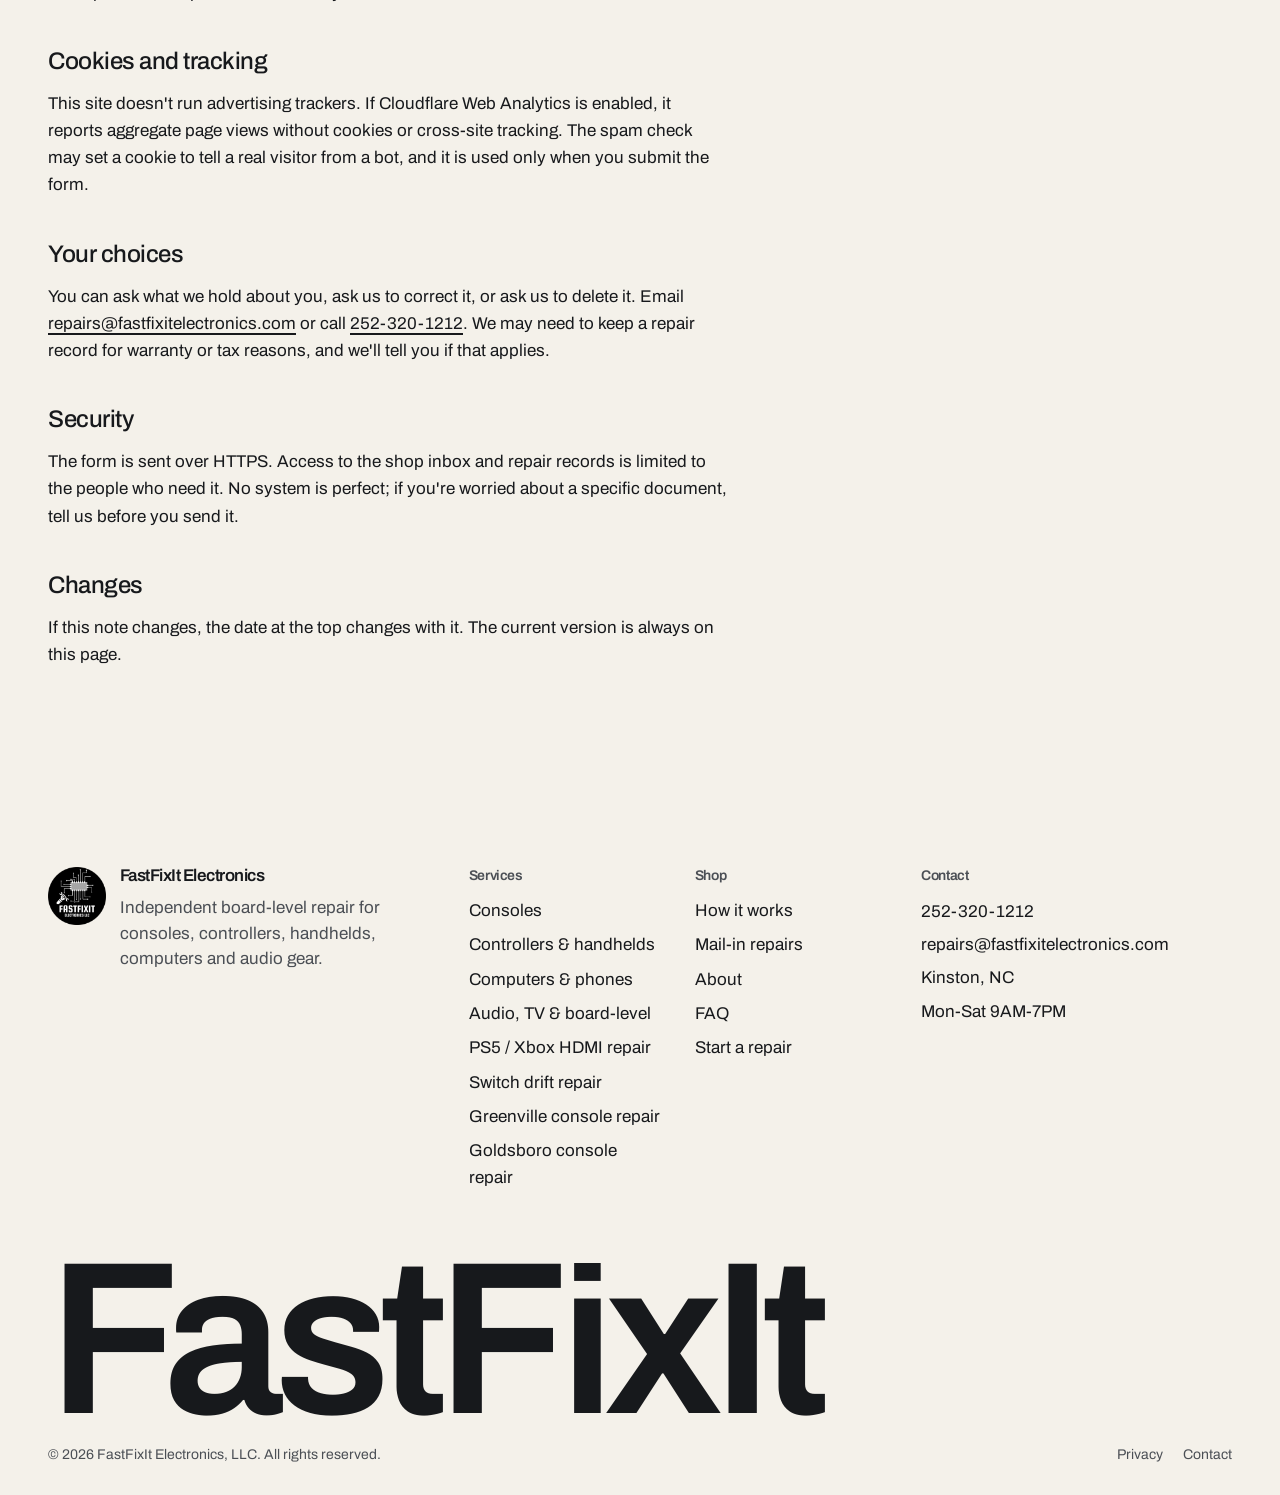
<file: privacy.html>
<!doctype html>
<html lang="en-US">
<head>
  <meta charset="utf-8">
  <meta name="viewport" content="width=device-width, initial-scale=1">
  <title>Privacy | FastFixIt Electronics</title>
  <meta name="description" content="What FastFixIt Electronics collects when you send a repair request, why we need it, and how to ask us to delete it.">
  <link rel="canonical" href="https://fastfixitelectronics.com/privacy.html">
  <meta name="theme-color" content="#f4f1ea">
  <meta property="og:title" content="Privacy | FastFixIt Electronics">
  <meta property="og:description" content="What FastFixIt Electronics collects when you send a repair request, why we need it, and how to ask us to delete it.">
  <meta property="og:type" content="website">
  <meta property="og:site_name" content="FastFixIt Electronics">
  <meta name="twitter:card" content="summary">
  <link rel="icon" href="favicon-32.png" sizes="32x32" type="image/png">
  <link rel="icon" href="favicon-16.png" sizes="16x16" type="image/png">
  <link rel="apple-touch-icon" href="apple-touch-icon.png">
  <link rel="preload" href="assets/fonts/archivo-var.woff2" as="font" type="font/woff2" crossorigin>
  <link rel="stylesheet" href="assets/css/site.css?v=20261120d">
  <link rel="stylesheet" href="assets/css/theme-v2.css?v=20261120d">
  <script src="assets/js/boot.js?v=20261120d"></script>
</head>
<body>
  <a class="skip-link" href="#main">Skip to content</a>

  <header class="site-header">
    <div class="shell header-inner">
      <a class="brand" href="index.html" aria-label="FastFixIt Electronics home">
        <img class="brand-badge" src="assets/brand/badge-96.png" width="46" height="46" alt="">
        <span class="brand-text">
          <span class="brand-name">FastFixIt</span>
          <span class="brand-sub">Electronics</span>
        </span>
      </a>
      <nav class="nav" id="site-nav" aria-label="Primary">
        <a href="services.html">Services</a>
        <a href="mail-in.html">Mail-in</a>
        <a href="index.html#process">How it works</a>
        <a href="about.html">About</a>
        <a href="index.html#faq">FAQ</a>
        <a class="nav-cta" href="request.html">Start a repair</a>
      </nav>
      <div class="header-actions">
        <button class="theme-toggle" type="button" data-theme-toggle aria-label="Switch to dark mode" title="Toggle dark mode">
          <svg class="theme-icon theme-icon-moon" viewBox="0 0 24 24" aria-hidden="true"><path d="M20.5 14.2A8.5 8.5 0 0 1 9.8 3.5 8.5 8.5 0 1 0 20.5 14.2Z" fill="none" stroke="currentColor" stroke-width="1.8" stroke-linejoin="round"/></svg>
          <svg class="theme-icon theme-icon-sun" viewBox="0 0 24 24" aria-hidden="true"><circle cx="12" cy="12" r="4" fill="none" stroke="currentColor" stroke-width="1.8"/><path d="M12 2v2M12 20v2M4.9 4.9l1.4 1.4M17.7 17.7l1.4 1.4M2 12h2M20 12h2M4.9 19.1l1.4-1.4M17.7 6.3l1.4-1.4" fill="none" stroke="currentColor" stroke-width="1.8" stroke-linecap="round"/></svg>
        </button>
        <a class="btn btn--sm" href="request.html">Start a repair</a>
        <button class="nav-toggle" type="button" aria-expanded="false" aria-controls="site-nav" data-nav-toggle>Menu</button>
      </div>
    </div>
  </header>

  <main id="main">
    <div class="shell page-head">
      <div>
        <h1>Privacy.</h1>
        <p class="lede">What we collect when you send a repair request, why we need it, and how to ask us to delete it.</p>
      </div>
      <aside class="page-aside">
        <h2>Last updated</h2>
        <p class="small">November 2026</p>
      </aside>
    </div>

    <section class="section" id="policy">
      <div class="shell legal-layout">
        <div class="legal">
          <h2>What we collect</h2>
          <p>When you send the repair form, we receive the details you type: your name, email address, phone number if you give one, your preferred contact method, the device type, model and serial number if you give them, the fault description, anything you tell us about previous work or liquid contact, and your optional answer to "How did you hear about us?"</p>
          <p>We also record how you reached the form when that information is present: campaign parameters in the link (for example from an ad or a Facebook post) and the referring website's hostname. This is used only to understand which local advertising is working.</p>
          <p>For a mail-in repair, we also receive the return shipping address, the carrier and tracking number if you add them, and a note of any accessories you are sending. If you add photos, we receive those too. We resize them in your browser before sending, so the uploaded copies are smaller than the originals on your phone.</p>

          <h2>Why we need it</h2>
          <p>We use your details to reply to the request, diagnose the device, prepare a quote, carry out the repair, and keep a record for the warranty and for our accounts. We don't need your account passwords, and we don't ask for them. If a test needs a login, you type it in on the device.</p>
          <p>We don't use your details for marketing, and we don't sell or rent them to anyone.</p>

          <h2>Who sees it</h2>
          <p>The request is delivered through Cloudflare, which stores it in our private request inbox and provides the spam check, and through Resend, which sends the notification email. Those providers process the request on our behalf. Our email provider keeps a copy in the shop inbox.</p>
          <p>The request inbox is not public and is not linked from the site. Access requires the shop's admin token, and access to the inbox and repair records is limited to the people who need it.</p>
          <p>If we need a part or a specialist service, we may share the device details with that supplier. We won't share your contact details unless it's needed to complete the repair.</p>

          <h2>How long we keep it</h2>
          <p>Repair records are kept for the warranty period and for as long as tax and accounting rules require. A request that doesn't become a repair is deleted after 12 months. Photos are kept with the repair record unless you ask us to remove them sooner.</p>

          <h2>Cookies and tracking</h2>
          <p>This site doesn't run advertising trackers. If Cloudflare Web Analytics is enabled, it reports aggregate page views without cookies or cross-site tracking. The spam check may set a cookie to tell a real visitor from a bot, and it is used only when you submit the form.</p>

          <h2>Your choices</h2>
          <p>You can ask what we hold about you, ask us to correct it, or ask us to delete it. Email <a data-contact="email" href="mailto:">[EMAIL]</a> or call <a data-contact="phone" href="tel:">[PHONE]</a>. We may need to keep a repair record for warranty or tax reasons, and we'll tell you if that applies.</p>

          <h2>Security</h2>
          <p>The form is sent over HTTPS. Access to the shop inbox and repair records is limited to the people who need it. No system is perfect; if you're worried about a specific document, tell us before you send it.</p>

          <h2>Changes</h2>
          <p>If this note changes, the date at the top changes with it. The current version is always on this page.</p>
        </div>

        <aside class="page-aside">
          <h2>Who to ask</h2>
          <dl class="fact-list">
            <div><dt>Email</dt><dd><a data-contact="email" href="mailto:">[EMAIL]</a></dd></div>
            <div><dt>Phone</dt><dd><a data-contact="phone" href="tel:">[PHONE]</a></dd></div>
            <div><dt>Shop</dt><dd><span data-contact="city-line">Kinston, NC</span>. No storefront; drop-off by appointment.</dd></div>
          </dl>
        </aside>
      </div>
    </section>
  </main>

  <footer class="site-footer">
    <div class="shell">
      <div class="footer-top">
        <div class="footer-brand">
          <img src="assets/brand/badge-192.png" width="58" height="58" alt="" loading="lazy">
          <div>
            <p class="footer-name">FastFixIt Electronics</p>
            <p>Independent board-level repair for consoles, controllers, handhelds, computers and audio gear.</p>
          </div>
        </div>

        <div class="footer-col">
          <h3>Services</h3>
          <ul>
            <li><a href="services.html#consoles">Consoles</a></li>
            <li><a href="services.html#controllers">Controllers &amp; handhelds</a></li>
            <li><a href="services.html#computers">Computers &amp; phones</a></li>
            <li><a href="services.html#board-level">Audio, TV &amp; board-level</a></li>
            <li><a href="ps5-hdmi-repair-kinston.html">PS5 / Xbox HDMI repair</a></li>
            <li><a href="switch-drift-repair-kinston.html">Switch drift repair</a></li>
            <li><a href="greenville-console-repair.html">Greenville console repair</a></li>
            <li><a href="goldsboro-console-repair.html">Goldsboro console repair</a></li>
          </ul>
        </div>

        <div class="footer-col">
          <h3>Shop</h3>
          <ul>
            <li><a href="index.html#process">How it works</a></li>
            <li><a href="mail-in.html">Mail-in repairs</a></li>
            <li><a href="about.html">About</a></li>
            <li><a href="index.html#faq">FAQ</a></li>
            <li><a href="request.html">Start a repair</a></li>
          </ul>
        </div>

        <div class="footer-col">
          <h3>Contact</h3>
          <div class="footer-contact">
            <p><a data-contact="phone" href="tel:">[PHONE]</a></p>
            <p><a data-contact="email" href="mailto:">[EMAIL]</a></p>
            <p><span data-contact="city-line">Kinston, NC</span></p>
            <p><span data-contact="hours">[HOURS]</span></p>
          </div>
        </div>
      </div>

      <div class="footer-mark" aria-hidden="true">
        <p>FastFixIt</p>
      </div>

      <div class="footer-legal">
        <p>© <span data-year>2026</span> FastFixIt Electronics, LLC. All rights reserved.</p>
        <nav aria-label="Legal">
          <a href="privacy.html" aria-current="page">Privacy</a>
          <a href="index.html#contact">Contact</a>
        </nav>
      </div>
    </div>
  </footer>

  <script src="assets/js/config.js?v=20261120d" defer></script>
  <script src="assets/js/site.js?v=20261120d" defer></script>
</body>
</html>
</file>
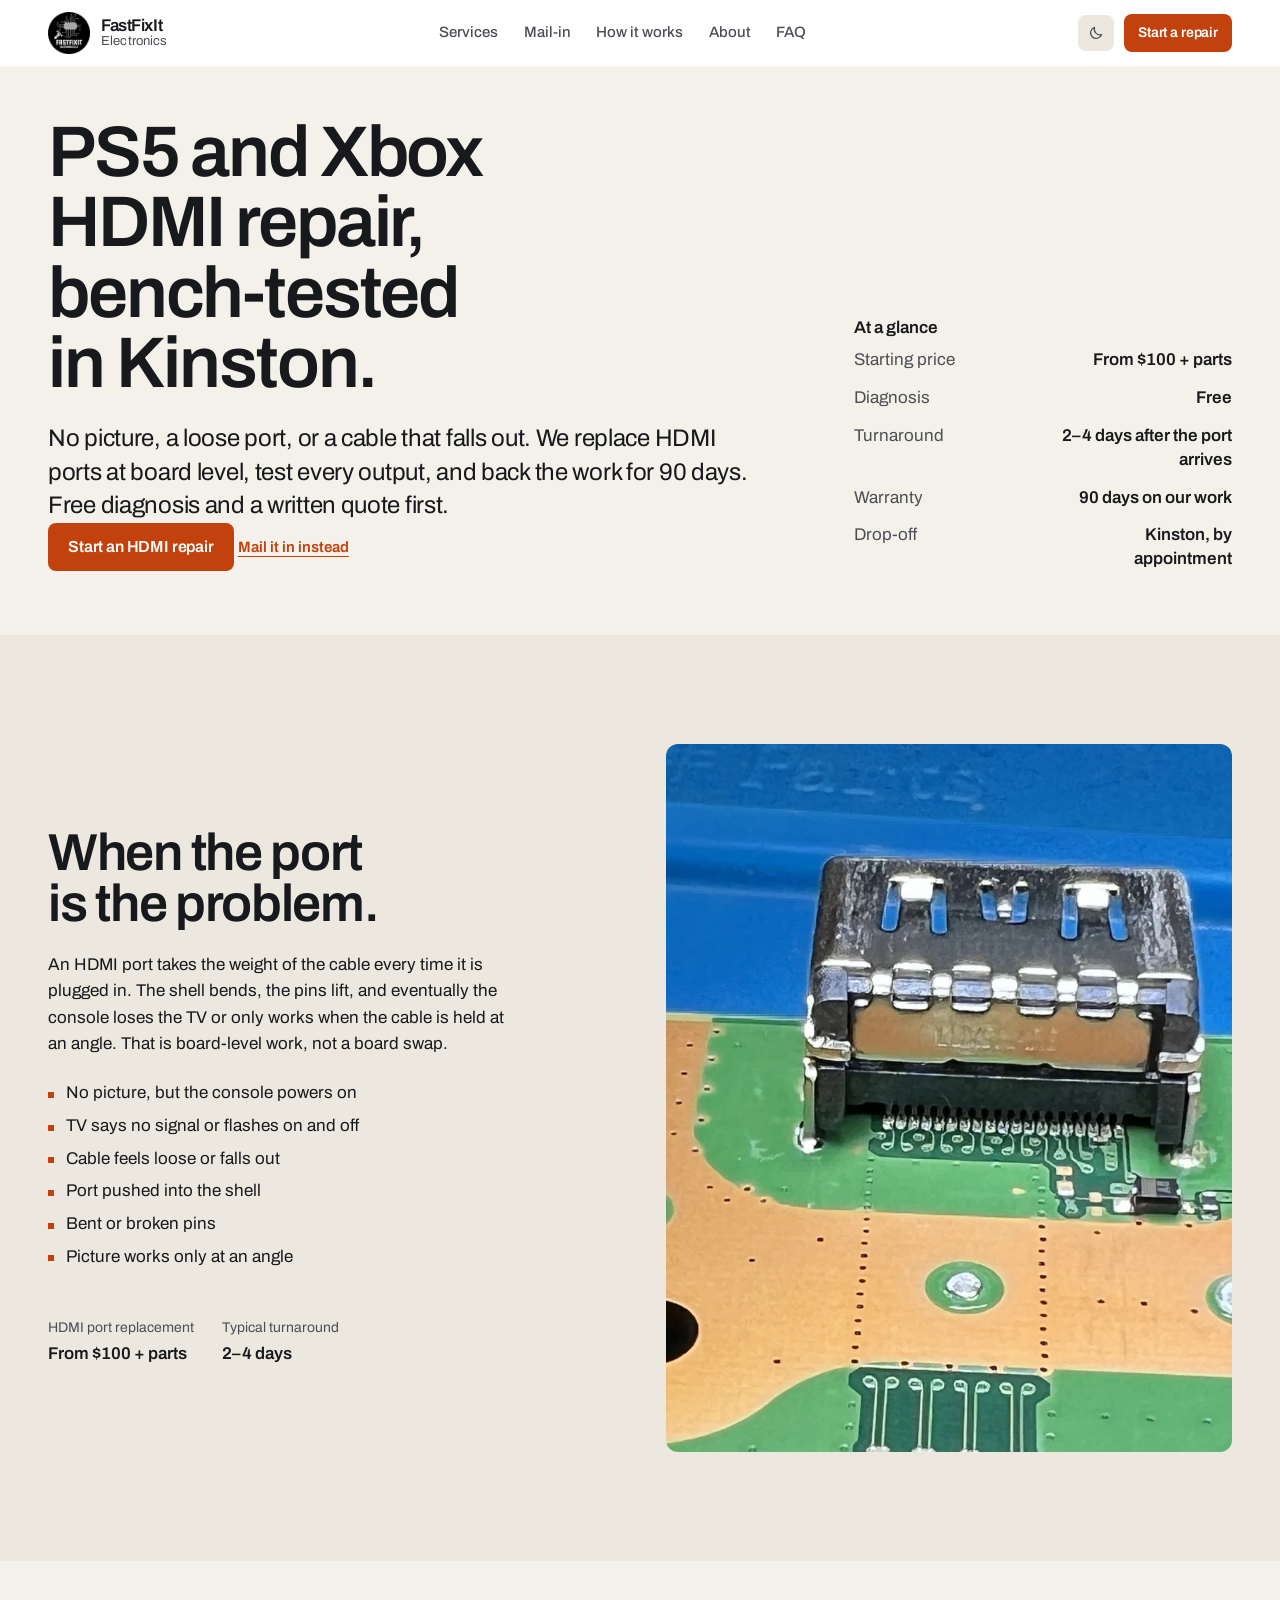
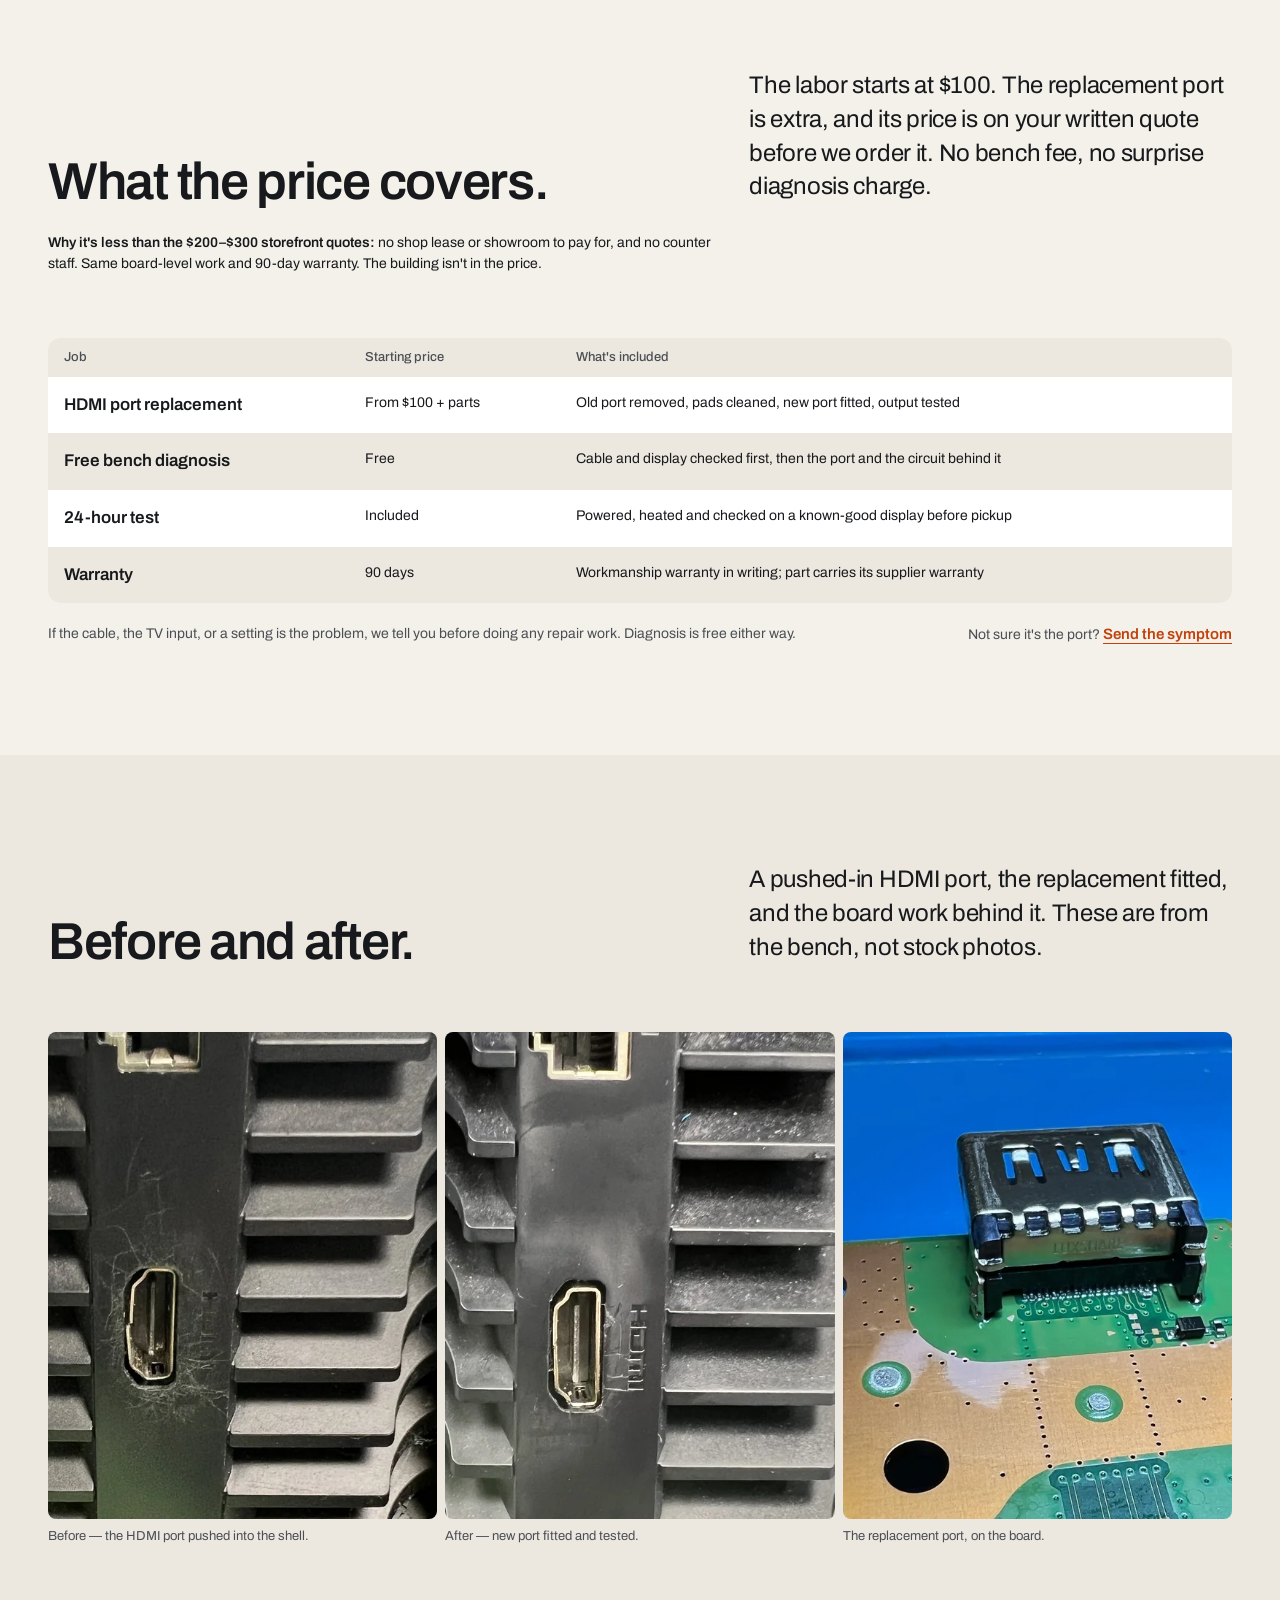
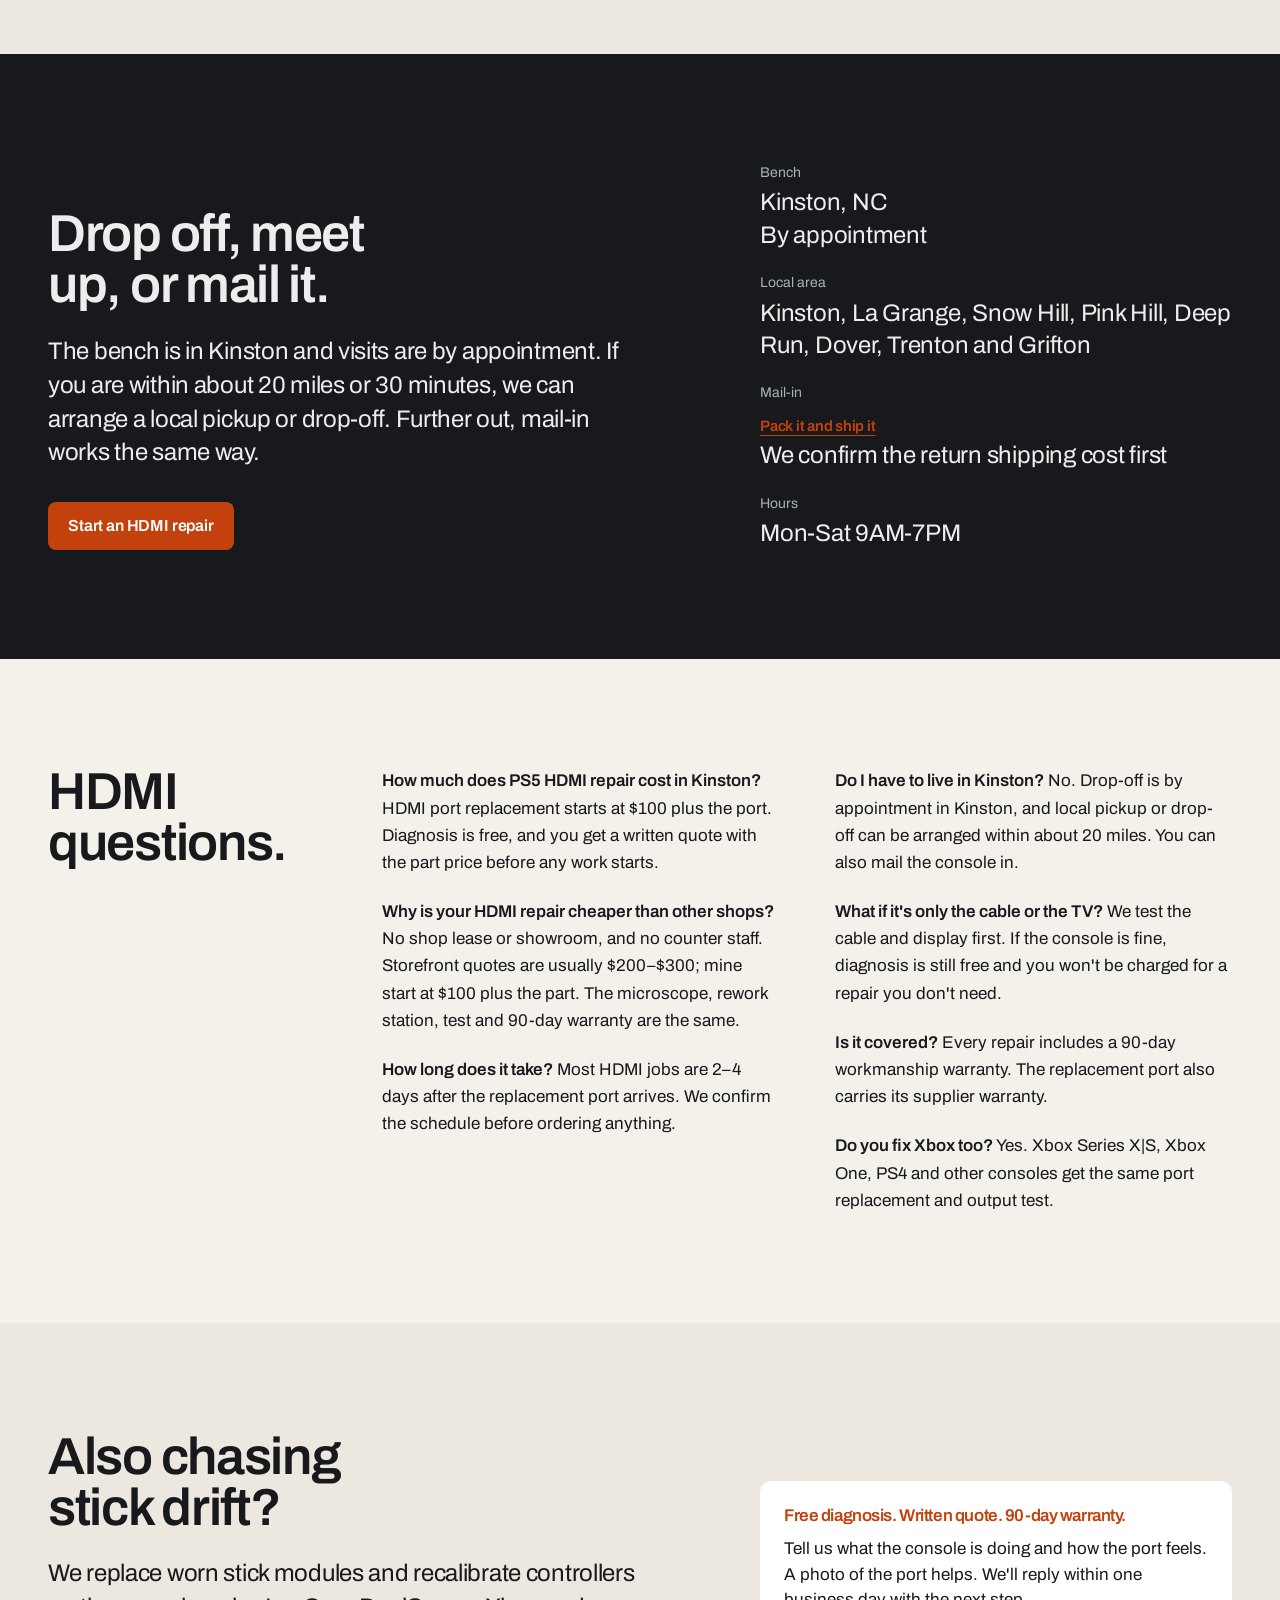
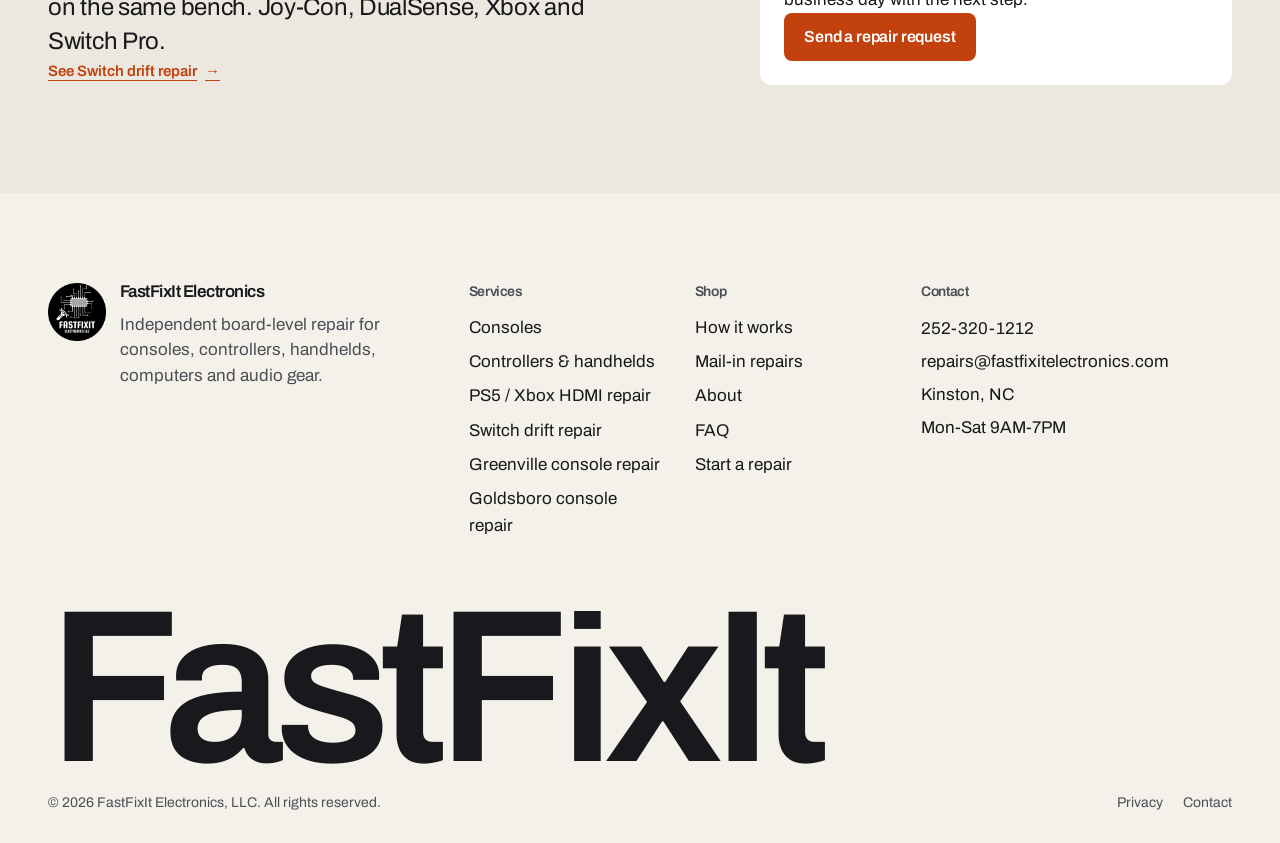
<file: ps5-hdmi-repair-kinston.html>
<!doctype html>
<html lang="en-US">
<head>
  <meta charset="utf-8">
  <meta name="viewport" content="width=device-width, initial-scale=1">
  <title>PS5 &amp; Xbox HDMI Repair in Kinston from $100 | FastFixIt Electronics</title>
  <meta name="description" content="HDMI port replacement for PS5, Xbox Series X|S, Xbox One and PS4 in Kinston, NC. No storefront rent: from $100 + parts, free diagnosis and a 90-day warranty. Local drop-off or mail-in.">
  <meta name="theme-color" content="#f4f1ea">
  <link rel="canonical" href="https://fastfixitelectronics.com/ps5-hdmi-repair-kinston.html">
  <meta property="og:title" content="PS5 &amp; Xbox HDMI Repair in Kinston from $100">
  <meta property="og:description" content="No storefront rent. Board-level HDMI port replacement from $100 + parts, free diagnosis and a 90-day warranty.">
  <meta property="og:type" content="website">
  <meta property="og:url" content="https://fastfixitelectronics.com/ps5-hdmi-repair-kinston.html">
  <meta property="og:site_name" content="FastFixIt Electronics">
  <meta property="og:image" content="https://fastfixitelectronics.com/assets/img/bench-hdmi.webp">
  <meta name="twitter:card" content="summary_large_image">
  <link rel="icon" href="favicon-32.png" sizes="32x32" type="image/png">
  <link rel="icon" href="favicon-16.png" sizes="16x16" type="image/png">
  <link rel="apple-touch-icon" href="apple-touch-icon.png">
  <link rel="preload" href="assets/fonts/archivo-var.woff2" as="font" type="font/woff2" crossorigin>
  <link rel="stylesheet" href="assets/css/site.css?v=20261120d">
  <link rel="stylesheet" href="assets/css/theme-v2.css?v=20261120d">
  <script src="assets/js/boot.js?v=20261120d"></script>
  <script type="application/ld+json">
  {
    "@context": "https://schema.org",
    "@graph": [
      {
        "@type": "LocalBusiness",
        "@id": "https://fastfixitelectronics.com/#business",
        "name": "FastFixIt Electronics, LLC",
        "url": "https://fastfixitelectronics.com/",
        "image": "https://fastfixitelectronics.com/assets/img/bench-wide.webp",
        "logo": "https://fastfixitelectronics.com/assets/brand/badge-192.png",
        "telephone": "+1-252-320-1212",
        "priceRange": "$$",
        "description": "Independent board-level repair for game consoles, controllers, handhelds, computers and audio gear in Kinston, North Carolina.",
        "address": {
          "@type": "PostalAddress",
          "addressLocality": "Kinston",
          "addressRegion": "NC",
          "postalCode": "28501",
          "addressCountry": "US"
        },
        "areaServed": [
          { "@type": "City", "name": "Kinston" },
          { "@type": "City", "name": "La Grange" },
          { "@type": "City", "name": "Snow Hill" },
          { "@type": "City", "name": "Pink Hill" },
          { "@type": "City", "name": "Deep Run" },
          { "@type": "City", "name": "Dover" },
          { "@type": "City", "name": "Trenton" },
          { "@type": "City", "name": "Grifton" }
        ],
        "openingHoursSpecification": [
          {
            "@type": "OpeningHoursSpecification",
            "dayOfWeek": ["Monday", "Tuesday", "Wednesday", "Thursday", "Friday", "Saturday"],
            "opens": "09:00",
            "closes": "19:00"
          }
        ]
      },
      {
        "@type": "Service",
        "@id": "https://fastfixitelectronics.com/ps5-hdmi-repair-kinston.html#service",
        "name": "PS5 and Xbox HDMI port repair",
        "serviceType": "HDMI port replacement for game consoles",
        "provider": { "@id": "https://fastfixitelectronics.com/#business" },
        "areaServed": [
          { "@type": "City", "name": "Kinston" },
          { "@type": "City", "name": "La Grange" },
          { "@type": "City", "name": "Snow Hill" },
          { "@type": "City", "name": "Pink Hill" }
        ],
        "offers": {
          "@type": "Offer",
          "priceCurrency": "USD",
          "price": "100",
          "description": "Labor starts at $100; parts are extra and listed on the written quote."
        },
        "url": "https://fastfixitelectronics.com/ps5-hdmi-repair-kinston.html"
      },
      {
        "@type": "FAQPage",
        "mainEntity": [
          {
            "@type": "Question",
            "name": "How much does PS5 HDMI repair cost in Kinston?",
            "acceptedAnswer": {
              "@type": "Answer",
              "text": "HDMI port replacement starts at $100 plus the port. Diagnosis is free, and you get a written quote with the part price before any work starts."
            }
          },
          {
            "@type": "Question",
            "name": "Why is your HDMI repair cheaper than other shops?",
            "acceptedAnswer": {
              "@type": "Answer",
              "text": "No shop lease or showroom, and no counter staff. Storefront quotes are usually $200–$300; mine start at $100 plus the part. The microscope, rework station, test and 90-day warranty are the same."
            }
          },
          {
            "@type": "Question",
            "name": "How long does an HDMI repair take?",
            "acceptedAnswer": {
              "@type": "Answer",
              "text": "Most HDMI jobs are 2–4 days after the replacement port arrives. We confirm the schedule before ordering anything."
            }
          },
          {
            "@type": "Question",
            "name": "Do I need to live in Kinston?",
            "acceptedAnswer": {
              "@type": "Answer",
              "text": "No. Drop-off is by appointment in Kinston, and local pickup or drop-off can be arranged within about 20 miles. You can also mail the console in."
            }
          },
          {
            "@type": "Question",
            "name": "What if the problem is only the cable or the TV?",
            "acceptedAnswer": {
              "@type": "Answer",
              "text": "We test the cable and display first. If the console is fine, diagnosis is still free and you will not be charged for a repair you do not need."
            }
          },
          {
            "@type": "Question",
            "name": "Is the repair covered by a warranty?",
            "acceptedAnswer": {
              "@type": "Answer",
              "text": "Yes. Every repair includes a 90-day workmanship warranty. The replacement port also carries its supplier warranty."
            }
          },
          {
            "@type": "Question",
            "name": "Do you repair Xbox and other consoles too?",
            "acceptedAnswer": {
              "@type": "Answer",
              "text": "Yes. We replace HDMI ports on Xbox Series X|S, Xbox One, PS4 and other consoles, and we test the output before the device leaves the bench."
            }
          }
        ]
      },
      {
        "@type": "BreadcrumbList",
        "itemListElement": [
          { "@type": "ListItem", "position": 1, "name": "Home", "item": "https://fastfixitelectronics.com/" },
          { "@type": "ListItem", "position": 2, "name": "Services", "item": "https://fastfixitelectronics.com/services.html" },
          { "@type": "ListItem", "position": 3, "name": "PS5 and Xbox HDMI repair in Kinston", "item": "https://fastfixitelectronics.com/ps5-hdmi-repair-kinston.html" }
        ]
      }
    ]
  }
  </script>
</head>
<body>
  <a class="skip-link" href="#main">Skip to content</a>

  <header class="site-header">
    <div class="shell header-inner">
      <a class="brand" href="index.html" aria-label="FastFixIt Electronics home">
        <img class="brand-badge" src="assets/brand/badge-96.png" width="46" height="46" alt="">
        <span class="brand-text">
          <span class="brand-name">FastFixIt</span>
          <span class="brand-sub">Electronics</span>
        </span>
      </a>
      <nav class="nav" id="site-nav" aria-label="Primary">
        <a href="services.html">Services</a>
        <a href="mail-in.html">Mail-in</a>
        <a href="index.html#process">How it works</a>
        <a href="about.html">About</a>
        <a href="index.html#faq">FAQ</a>
        <a class="nav-cta" href="request.html">Start a repair</a>
      </nav>
      <div class="header-actions">
        <button class="theme-toggle" type="button" data-theme-toggle aria-label="Switch to dark mode" title="Toggle dark mode">
          <svg class="theme-icon theme-icon-moon" viewBox="0 0 24 24" aria-hidden="true"><path d="M20.5 14.2A8.5 8.5 0 0 1 9.8 3.5 8.5 8.5 0 1 0 20.5 14.2Z" fill="none" stroke="currentColor" stroke-width="1.8" stroke-linejoin="round"/></svg>
          <svg class="theme-icon theme-icon-sun" viewBox="0 0 24 24" aria-hidden="true"><circle cx="12" cy="12" r="4" fill="none" stroke="currentColor" stroke-width="1.8"/><path d="M12 2v2M12 20v2M4.9 4.9l1.4 1.4M17.7 17.7l1.4 1.4M2 12h2M20 12h2M4.9 19.1l1.4-1.4M17.7 6.3l1.4-1.4" fill="none" stroke="currentColor" stroke-width="1.8" stroke-linecap="round"/></svg>
        </button>
        <a class="btn btn--sm" href="request.html">Start a repair</a>
        <button class="nav-toggle" type="button" aria-expanded="false" aria-controls="site-nav" data-nav-toggle>Menu</button>
      </div>
    </div>
  </header>

  <main id="main">
    <div class="shell page-head">
      <div>
        <h1>PS5 and Xbox HDMI repair, bench-tested in Kinston.</h1>
        <p class="lede">No picture, a loose port, or a cable that falls out. We replace HDMI ports at board level, test every output, and back the work for 90 days. Free diagnosis and a written quote first.</p>
        <p><a class="btn" href="request.html?device=console&amp;fault=no-video">Start an HDMI repair</a> <a class="text-link" href="mail-in.html">Mail it in instead</a></p>
      </div>
      <aside class="page-aside">
        <h2>At a glance</h2>
        <dl class="fact-list">
          <div><dt>Starting price</dt><dd>From $100 + parts</dd></div>
          <div><dt>Diagnosis</dt><dd>Free</dd></div>
          <div><dt>Turnaround</dt><dd>2–4 days after the port arrives</dd></div>
          <div><dt>Warranty</dt><dd>90 days on our work</dd></div>
          <div><dt>Drop-off</dt><dd>Kinston, by appointment</dd></div>
        </dl>
      </aside>
    </div>

    <section class="section section--surface">
      <div class="shell service-feature">
        <div class="service-copy" data-reveal>
          <h2>When the port is the problem.</h2>
          <p>An HDMI port takes the weight of the cable every time it is plugged in. The shell bends, the pins lift, and eventually the console loses the TV or only works when the cable is held at an angle. That is board-level work, not a board swap.</p>
          <ul class="service-list">
            <li>No picture, but the console powers on</li>
            <li>TV says no signal or flashes on and off</li>
            <li>Cable feels loose or falls out</li>
            <li>Port pushed into the shell</li>
            <li>Bent or broken pins</li>
            <li>Picture works only at an angle</li>
          </ul>
          <div class="service-meta">
            <div><span>HDMI port replacement</span><strong>From $100 + parts</strong></div>
            <div><span>Typical turnaround</span><strong>2–4 days</strong></div>
          </div>
        </div>
        <div class="service-media" data-reveal>
          <img src="assets/img/ps5-hdmi-port.webp?v=20261120d" srcset="assets/img/ps5-hdmi-port-sm.webp?v=20261120d 800w, assets/img/ps5-hdmi-port.webp?v=20261120d 1200w" sizes="(max-width: 1000px) 90vw, 45vw" width="1200" height="1500" alt="A PS5 HDMI port after replacement on the repair bench." loading="lazy">
        </div>
      </div>
    </section>

    <section class="section">
      <div class="shell">
        <div class="section-head">
          <h2>What the price covers.</h2>
          <p class="lede">The labor starts at $100. The replacement port is extra, and its price is on your written quote before we order it. No bench fee, no surprise diagnosis charge.</p>
          <p class="small"><strong>Why it's less than the $200–$300 storefront quotes:</strong> no shop lease or showroom to pay for, and no counter staff. Same board-level work and 90-day warranty. The building isn't in the price.</p>
        </div>

        <div class="table-card" data-reveal>
          <table class="rate-table">
            <thead>
              <tr>
                <th scope="col">Job</th>
                <th scope="col">Starting price</th>
                <th scope="col">What's included</th>
              </tr>
            </thead>
            <tbody>
              <tr>
                <td>HDMI port replacement</td>
                <td data-label="Starting price">From $100 + parts</td>
                <td data-label="Included">Old port removed, pads cleaned, new port fitted, output tested</td>
              </tr>
              <tr>
                <td>Free bench diagnosis</td>
                <td data-label="Starting price">Free</td>
                <td data-label="Included">Cable and display checked first, then the port and the circuit behind it</td>
              </tr>
              <tr>
                <td>24-hour test</td>
                <td data-label="Starting price">Included</td>
                <td data-label="Included">Powered, heated and checked on a known-good display before pickup</td>
              </tr>
              <tr>
                <td>Warranty</td>
                <td data-label="Starting price">90 days</td>
                <td data-label="Included">Workmanship warranty in writing; part carries its supplier warranty</td>
              </tr>
            </tbody>
          </table>
        </div>

        <div class="rate-note" data-reveal>
          <p>If the cable, the TV input, or a setting is the problem, we tell you before doing any repair work. Diagnosis is free either way.</p>
          <p>Not sure it's the port? <a class="text-link" href="request.html?device=console&amp;fault=no-video">Send the symptom</a></p>
        </div>
      </div>
    </section>

    <section class="section section--surface" id="before-after">
      <div class="shell">
        <div class="section-head">
          <h2>Before and after.</h2>
          <p class="lede">A pushed-in HDMI port, the replacement fitted, and the board work behind it. These are from the bench, not stock photos.</p>
        </div>

        <div class="about-strip" data-reveal>
          <figure>
            <img src="assets/img/ps5-rear-before.webp?v=20261120d" srcset="assets/img/ps5-rear-before-sm.webp?v=20261120d 1000w, assets/img/ps5-rear-before.webp?v=20261120d 1600w" sizes="(max-width: 700px) 90vw, 30vw" width="1600" height="1067" alt="The rear of a PS5 with the HDMI port pushed into the shell." loading="lazy">
            <figcaption>Before — the HDMI port pushed into the shell.</figcaption>
          </figure>
          <figure>
            <img src="assets/img/ps5-rear-after.webp?v=20261120d" srcset="assets/img/ps5-rear-after-sm.webp?v=20261120d 1000w, assets/img/ps5-rear-after.webp?v=20261120d 1600w" sizes="(max-width: 700px) 90vw, 30vw" width="1600" height="1067" alt="The rear of the same PS5 after the HDMI port was replaced." loading="lazy">
            <figcaption>After — new port fitted and tested.</figcaption>
          </figure>
          <figure>
            <img src="assets/img/ps5-hdmi-board.webp?v=20261120d" srcset="assets/img/ps5-hdmi-board-sm.webp?v=20261120d 1000w, assets/img/ps5-hdmi-board.webp?v=20261120d 1600w" sizes="(max-width: 700px) 90vw, 30vw" width="1600" height="1067" alt="A PS5 HDMI port soldered to the board, seen close up on the bench." loading="lazy">
            <figcaption>The replacement port, on the board.</figcaption>
          </figure>
        </div>
      </div>
    </section>

    <section class="section section--ink">
      <div class="shell contact-grid">
        <div class="contact-copy" data-reveal>
          <h2>Drop off, meet up, or mail it.</h2>
          <p class="lede">The bench is in Kinston and visits are by appointment. If you are within about 20 miles or 30 minutes, we can arrange a local pickup or drop-off. Further out, mail-in works the same way.</p>
          <a class="btn btn--brass" href="request.html?device=console&amp;fault=no-video">Start an HDMI repair</a>
        </div>
        <dl class="contact-list" data-reveal>
          <div class="contact-item">
            <dt>Bench</dt>
            <dd>Kinston, NC<br>By appointment</dd>
          </div>
          <div class="contact-item">
            <dt>Local area</dt>
            <dd>Kinston, La Grange, Snow Hill, Pink Hill, Deep Run, Dover, Trenton and Grifton</dd>
          </div>
          <div class="contact-item">
            <dt>Mail-in</dt>
            <dd><a class="text-link" href="mail-in.html">Pack it and ship it</a><br>We confirm the return shipping cost first</dd>
          </div>
          <div class="contact-item">
            <dt>Hours</dt>
            <dd><span data-contact="hours">[HOURS]</span></dd>
          </div>
        </dl>
      </div>
    </section>

    <section class="section" id="faq">
      <div class="shell faq-grid">
        <div data-reveal>
          <h2>HDMI questions.</h2>
        </div>
        <div class="faq-cols" data-reveal>
          <p><strong>How much does PS5 HDMI repair cost in Kinston?</strong> HDMI port replacement starts at $100 plus the port. Diagnosis is free, and you get a written quote with the part price before any work starts.</p>
          <p><strong>Why is your HDMI repair cheaper than other shops?</strong> No shop lease or showroom, and no counter staff. Storefront quotes are usually $200–$300; mine start at $100 plus the part. The microscope, rework station, test and 90-day warranty are the same.</p>
          <p><strong>How long does it take?</strong> Most HDMI jobs are 2–4 days after the replacement port arrives. We confirm the schedule before ordering anything.</p>
          <p><strong>Do I have to live in Kinston?</strong> No. Drop-off is by appointment in Kinston, and local pickup or drop-off can be arranged within about 20 miles. You can also mail the console in.</p>
          <p><strong>What if it's only the cable or the TV?</strong> We test the cable and display first. If the console is fine, diagnosis is still free and you won't be charged for a repair you don't need.</p>
          <p><strong>Is it covered?</strong> Every repair includes a 90-day workmanship warranty. The replacement port also carries its supplier warranty.</p>
          <p><strong>Do you fix Xbox too?</strong> Yes. Xbox Series X|S, Xbox One, PS4 and other consoles get the same port replacement and output test.</p>
        </div>
      </div>
    </section>

    <section class="section section--surface">
      <div class="shell contact-grid">
        <div class="contact-copy" data-reveal>
          <h2>Also chasing stick drift?</h2>
          <p class="lede">We replace worn stick modules and recalibrate controllers on the same bench. Joy-Con, DualSense, Xbox and Switch Pro.</p>
          <a class="text-link" href="switch-drift-repair-kinston.html">See Switch drift repair <span aria-hidden="true">→</span></a>
        </div>
        <div class="warranty" data-reveal>
          <h3>Free diagnosis. Written quote. 90-day warranty.</h3>
          <p>Tell us what the console is doing and how the port feels. A photo of the port helps. We'll reply within one business day with the next step.</p>
          <a class="btn" href="request.html?device=console&amp;fault=no-video">Send a repair request</a>
        </div>
      </div>
    </section>
  </main>

  <footer class="site-footer">
    <div class="shell">
      <div class="footer-top">
        <div class="footer-brand">
          <img src="assets/brand/badge-192.png" width="58" height="58" alt="" loading="lazy">
          <div>
            <p class="footer-name">FastFixIt Electronics</p>
            <p>Independent board-level repair for consoles, controllers, handhelds, computers and audio gear.</p>
          </div>
        </div>

        <div class="footer-col">
          <h3>Services</h3>
          <ul>
            <li><a href="services.html#consoles">Consoles</a></li>
            <li><a href="services.html#controllers">Controllers &amp; handhelds</a></li>
            <li><a href="ps5-hdmi-repair-kinston.html">PS5 / Xbox HDMI repair</a></li>
            <li><a href="switch-drift-repair-kinston.html">Switch drift repair</a></li>
            <li><a href="greenville-console-repair.html">Greenville console repair</a></li>
            <li><a href="goldsboro-console-repair.html">Goldsboro console repair</a></li>
          </ul>
        </div>

        <div class="footer-col">
          <h3>Shop</h3>
          <ul>
            <li><a href="index.html#process">How it works</a></li>
            <li><a href="mail-in.html">Mail-in repairs</a></li>
            <li><a href="about.html">About</a></li>
            <li><a href="index.html#faq">FAQ</a></li>
            <li><a href="request.html">Start a repair</a></li>
          </ul>
        </div>

        <div class="footer-col">
          <h3>Contact</h3>
          <div class="footer-contact">
            <p><a data-contact="phone" href="tel:">[PHONE]</a></p>
            <p><a data-contact="email" href="mailto:">[EMAIL]</a></p>
            <p><span data-contact="city-line">Kinston, NC</span></p>
            <p><span data-contact="hours">[HOURS]</span></p>
          </div>
        </div>
      </div>

      <div class="footer-mark" aria-hidden="true">
        <p>FastFixIt</p>
      </div>

      <div class="footer-legal">
        <p>© <span data-year>2026</span> FastFixIt Electronics, LLC. All rights reserved.</p>
        <nav aria-label="Legal">
          <a href="privacy.html">Privacy</a>
          <a href="index.html#contact">Contact</a>
        </nav>
      </div>
    </div>
  </footer>

  <script src="assets/js/config.js?v=20261120d" defer></script>
  <script src="assets/js/data.js?v=20261120d" defer></script>
  <script src="assets/js/site.js?v=20261120d" defer></script>
</body>
</html>
</file>
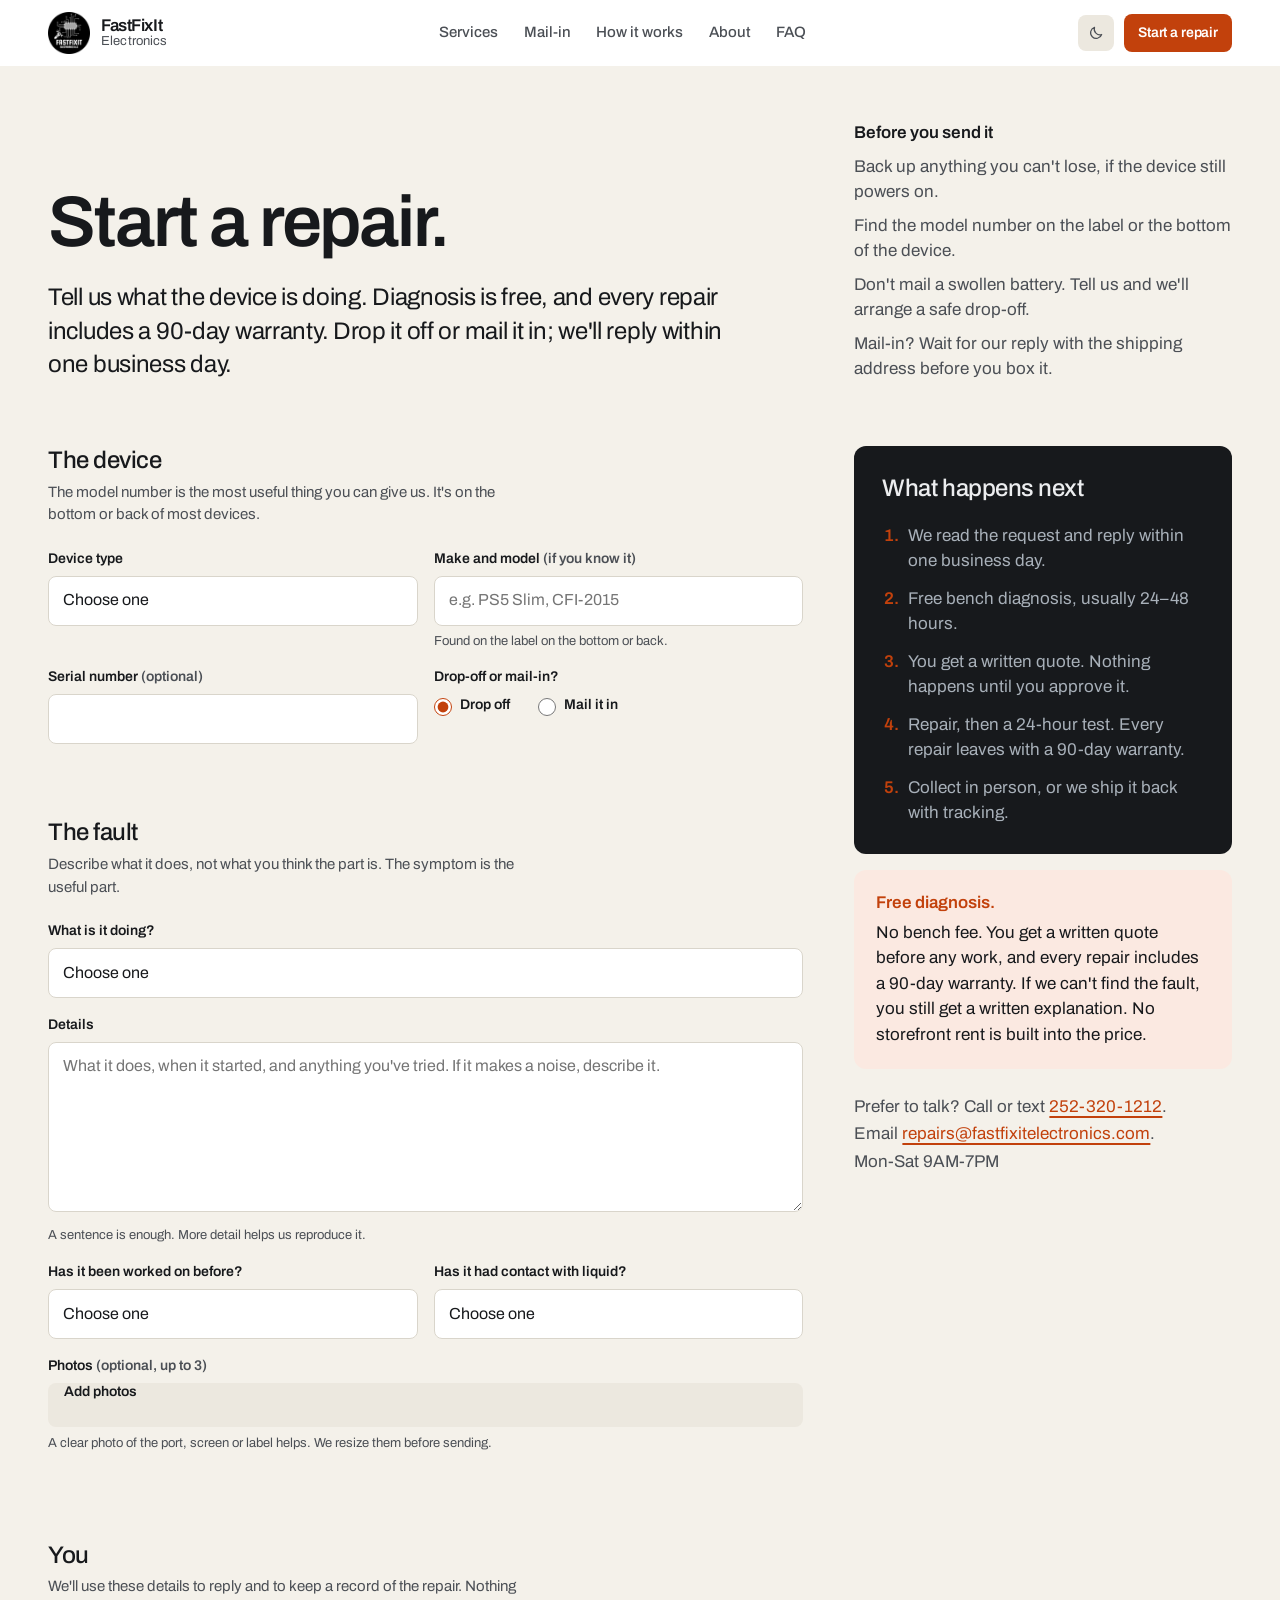
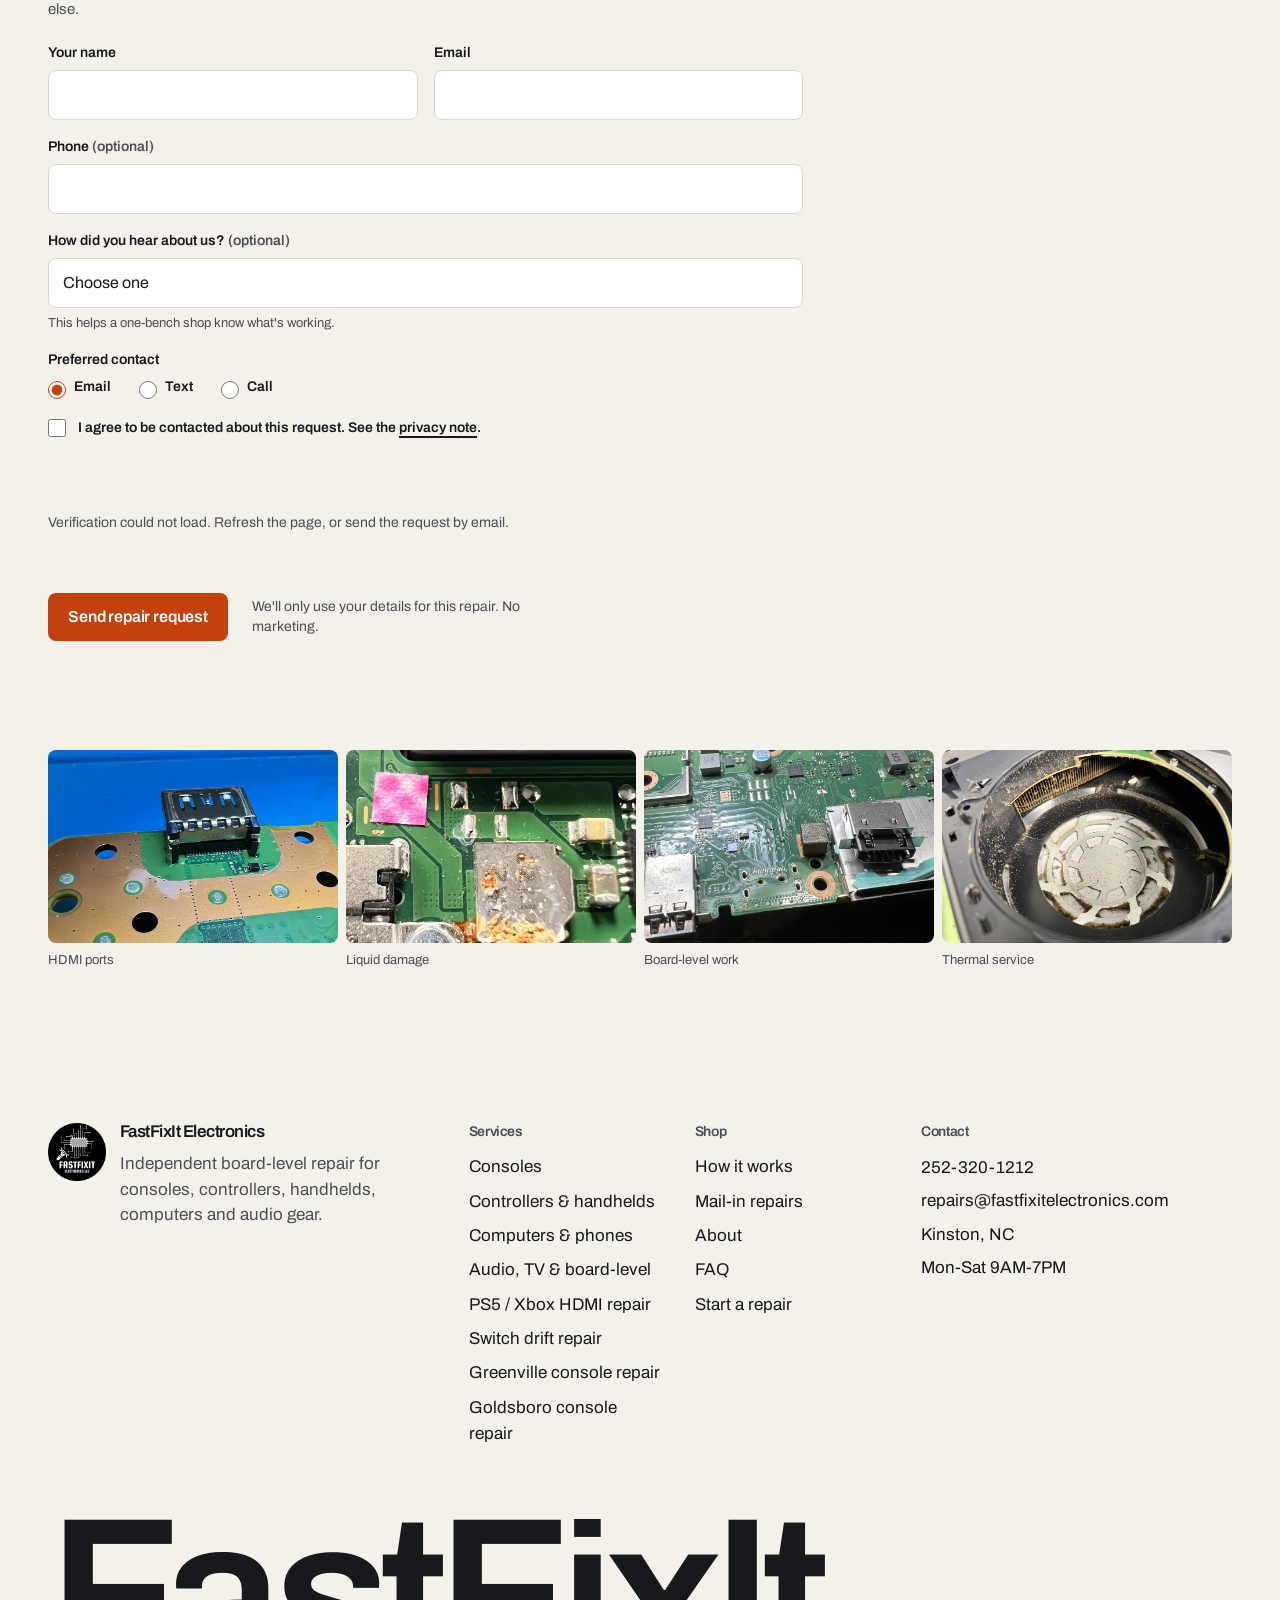
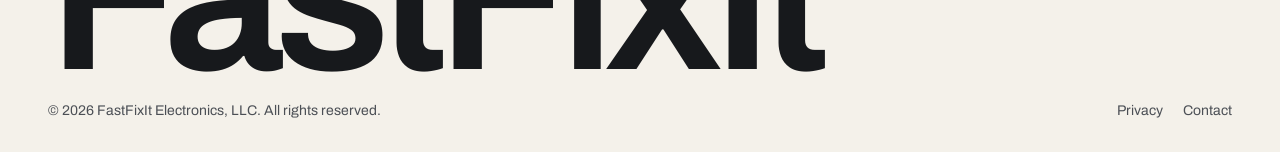
<file: request.html>
<!doctype html>
<html lang="en-US">
<head>
  <meta charset="utf-8">
  <meta name="viewport" content="width=device-width, initial-scale=1">
  <title>Start a repair | Free diagnosis | FastFixIt Electronics</title>
  <meta name="description" content="Send a repair request for a console, controller, handheld, computer, phone or audio device. Free diagnosis, drop-off or mail-in, and a 90-day warranty on every repair.">
  <link rel="canonical" href="https://fastfixitelectronics.com/request.html">
  <meta name="theme-color" content="#f4f1ea">
  <meta property="og:title" content="Start a repair | FastFixIt Electronics">
  <meta property="og:description" content="Send a repair request for a console, controller, handheld, computer, phone or audio device. Free diagnosis, drop-off or mail-in, and a 90-day warranty on every repair.">
  <meta property="og:type" content="website">
  <meta property="og:site_name" content="FastFixIt Electronics">
  <meta name="twitter:card" content="summary">
  <link rel="icon" href="favicon-32.png" sizes="32x32" type="image/png">
  <link rel="icon" href="favicon-16.png" sizes="16x16" type="image/png">
  <link rel="apple-touch-icon" href="apple-touch-icon.png">
  <link rel="preload" href="assets/fonts/archivo-var.woff2" as="font" type="font/woff2" crossorigin>
  <link rel="stylesheet" href="assets/css/site.css?v=20261120d">
  <link rel="stylesheet" href="assets/css/theme-v2.css?v=20261120d">
  <script src="assets/js/boot.js?v=20261120d"></script>
</head>
<body>
  <a class="skip-link" href="#main">Skip to content</a>

  <header class="site-header">
    <div class="shell header-inner">
      <a class="brand" href="index.html" aria-label="FastFixIt Electronics home">
        <img class="brand-badge" src="assets/brand/badge-96.png" width="46" height="46" alt="">
        <span class="brand-text">
          <span class="brand-name">FastFixIt</span>
          <span class="brand-sub">Electronics</span>
        </span>
      </a>
      <nav class="nav" id="site-nav" aria-label="Primary">
        <a href="services.html">Services</a>
        <a href="mail-in.html">Mail-in</a>
        <a href="index.html#process">How it works</a>
        <a href="about.html">About</a>
        <a href="index.html#faq">FAQ</a>
        <a class="nav-cta" href="request.html">Start a repair</a>
      </nav>
      <div class="header-actions">
        <button class="theme-toggle" type="button" data-theme-toggle aria-label="Switch to dark mode" title="Toggle dark mode">
          <svg class="theme-icon theme-icon-moon" viewBox="0 0 24 24" aria-hidden="true"><path d="M20.5 14.2A8.5 8.5 0 0 1 9.8 3.5 8.5 8.5 0 1 0 20.5 14.2Z" fill="none" stroke="currentColor" stroke-width="1.8" stroke-linejoin="round"/></svg>
          <svg class="theme-icon theme-icon-sun" viewBox="0 0 24 24" aria-hidden="true"><circle cx="12" cy="12" r="4" fill="none" stroke="currentColor" stroke-width="1.8"/><path d="M12 2v2M12 20v2M4.9 4.9l1.4 1.4M17.7 17.7l1.4 1.4M2 12h2M20 12h2M4.9 19.1l1.4-1.4M17.7 6.3l1.4-1.4" fill="none" stroke="currentColor" stroke-width="1.8" stroke-linecap="round"/></svg>
        </button>
        <a class="btn btn--sm" href="request.html">Start a repair</a>
        <button class="nav-toggle" type="button" aria-expanded="false" aria-controls="site-nav" data-nav-toggle>Menu</button>
      </div>
    </div>
  </header>

  <main id="main">
    <div class="shell page-head">
      <div>
        <h1>Start a repair.</h1>
        <p class="lede">Tell us what the device is doing. Diagnosis is free, and every repair includes a 90-day warranty. Drop it off or mail it in; we'll reply within one business day.</p>
      </div>
      <aside class="page-aside">
        <h2>Before you send it</h2>
        <ul>
          <li>Back up anything you can't lose, if the device still powers on.</li>
          <li>Find the model number on the label or the bottom of the device.</li>
          <li>Don't mail a swollen battery. Tell us and we'll arrange a safe drop-off.</li>
          <li>Mail-in? Wait for our reply with the shipping address before you box it.</li>
        </ul>
      </aside>
    </div>

    <section class="form-section" id="request-form">
      <div class="shell form-layout">
        <div>
          <div class="prefill-note" data-prefill-note hidden>
            From the bench estimate: <span data-prefill-text></span> Add anything you know below.
          </div>

          <noscript>
            <style>#repair-form { display: none; }</style>
            <div class="form-alert">
              <p>This form needs JavaScript.</p>
              <p>Please email <a data-contact="email" href="mailto:">[EMAIL]</a> or call <a data-contact="phone" href="tel:">[PHONE]</a> with the device, the fault and your contact details.</p>
            </div>
          </noscript>

          <form id="repair-form" class="repair-form" method="post" novalidate>
            <input class="hp" id="website" name="website" type="text" tabindex="-1" autocomplete="off" aria-hidden="true">
            <input id="startedAt" name="startedAt" type="hidden" value="">
            <input id="estimate" name="estimate" type="hidden" value="">

            <div class="form-alert" data-form-alert hidden role="alert" tabindex="-1">
              <p data-alert-text>Please check the highlighted fields.</p>
              <ul data-error-list></ul>
            </div>

            <fieldset data-reveal>
              <legend>The device</legend>
              <p class="form-section-note">The model number is the most useful thing you can give us. It's on the bottom or back of most devices.</p>

              <div class="field-row">
                <div class="field" data-field="deviceType">
                  <label for="deviceType">Device type</label>
                  <select id="deviceType" name="deviceType" required>
                    <option value="">Choose one</option>
                    <option value="console">Game console</option>
                    <option value="controller">Controller</option>
                    <option value="handheld">Handheld</option>
                    <option value="computer">Laptop or desktop</option>
                    <option value="phone">Phone or tablet</option>
                    <option value="audio">Audio or TV</option>
                    <option value="other">Something else</option>
                  </select>
                  <p class="field-error" id="deviceType-error" hidden></p>
                </div>

                <div class="field" data-field="model">
                  <label for="model">Make and model <span class="muted">(if you know it)</span></label>
                  <input id="model" name="model" type="text" autocomplete="off" placeholder="e.g. PS5 Slim, CFI-2015" aria-describedby="model-hint">
                  <p class="hint" id="model-hint">Found on the label on the bottom or back.</p>
                </div>
              </div>

              <div class="field-row">
                <div class="field" data-field="serial">
                  <label for="serial">Serial number <span class="muted">(optional)</span></label>
                  <input id="serial" name="serial" type="text" autocomplete="off">
                </div>

                <div class="field">
                  <span class="field-label" id="handoff-label">Drop-off or mail-in?</span>
                  <div class="radio-row" role="radiogroup" aria-labelledby="handoff-label">
                    <label for="handoff-drop"><input type="radio" id="handoff-drop" name="handoff" value="Drop off" checked> Drop off</label>
                    <label for="handoff-mail"><input type="radio" id="handoff-mail" name="handoff" value="Mail it in"> Mail it in</label>
                  </div>
                </div>
              </div>

              <div class="mailin-fields" data-mailin-fields hidden>
                <p class="form-section-note">Mail-in? We'll reply with the shipping address, packing instructions and your reference before you ship.</p>

                <div class="field-row">
                  <div class="field" data-field="returnStreet">
                    <label for="returnStreet">Return street address</label>
                    <input id="returnStreet" name="returnStreet" type="text" autocomplete="street-address">
                    <p class="field-error" id="returnStreet-error" hidden></p>
                  </div>
                  <div class="field" data-field="returnCity">
                    <label for="returnCity">City</label>
                    <input id="returnCity" name="returnCity" type="text" autocomplete="address-level2">
                    <p class="field-error" id="returnCity-error" hidden></p>
                  </div>
                </div>

                <div class="field-row">
                  <div class="field" data-field="returnState">
                    <label for="returnState">State</label>
                    <input id="returnState" name="returnState" type="text" autocomplete="address-level1" maxlength="2" placeholder="TX">
                    <p class="field-error" id="returnState-error" hidden></p>
                  </div>
                  <div class="field" data-field="returnZip">
                    <label for="returnZip">ZIP code</label>
                    <input id="returnZip" name="returnZip" type="text" inputmode="numeric" autocomplete="postal-code" maxlength="10" placeholder="78701">
                    <p class="field-error" id="returnZip-error" hidden></p>
                  </div>
                </div>

                <div class="field-row">
                  <div class="field">
                    <label for="shippingCarrier">Carrier <span class="muted">(optional)</span></label>
                    <select id="shippingCarrier" name="shippingCarrier">
                      <option value="">Not shipped yet</option>
                      <option value="USPS">USPS</option>
                      <option value="UPS">UPS</option>
                      <option value="FedEx">FedEx</option>
                      <option value="DHL">DHL</option>
                      <option value="Other">Other</option>
                    </select>
                  </div>
                  <div class="field">
                    <label for="trackingNumber">Tracking number <span class="muted">(optional)</span></label>
                    <input id="trackingNumber" name="trackingNumber" type="text" autocomplete="off">
                    <p class="hint">You can add this after you ship.</p>
                  </div>
                </div>

                <div class="field">
                  <label for="accessories">What's coming with it? <span class="muted">(optional)</span></label>
                  <input id="accessories" name="accessories" type="text" placeholder="Charger, cable, controller, SD card">
                </div>

                <div class="field" data-field="packingAck">
                  <div class="check-row">
                    <input id="packingAck" name="packingAck" type="checkbox">
                    <label for="packingAck">I'll pack it securely and put the reference inside the box.</label>
                  </div>
                  <p class="field-error" id="packingAck-error" hidden></p>
                </div>
              </div>
            </fieldset>

            <fieldset data-reveal>
              <legend>The fault</legend>
              <p class="form-section-note">Describe what it does, not what you think the part is. The symptom is the useful part.</p>

              <div class="field" data-field="faultCategory">
                <label for="faultCategory">What is it doing?</label>
                <select id="faultCategory" name="faultCategory" required>
                  <option value="">Choose one</option>
                  <option value="power">Won't power on / no power</option>
                  <option value="video">No picture or video</option>
                  <option value="audio">No sound or audio fault</option>
                  <option value="thermal">Overheating or shutting down</option>
                  <option value="battery">Charging or battery</option>
                  <option value="controls">Buttons, sticks or triggers</option>
                  <option value="screen">Screen or glass damage</option>
                  <option value="liquid">Liquid damage</option>
                  <option value="media">Disc or media drive</option>
                  <option value="pairing">Connection or pairing</option>
                  <option value="port">Damaged port or connector</option>
                  <option value="other">Something else</option>
                </select>
                <p class="field-error" id="faultCategory-error" hidden></p>
              </div>

              <div class="field" data-field="faultDetails">
                <label for="faultDetails">Details</label>
                <textarea id="faultDetails" name="faultDetails" required placeholder="What it does, when it started, and anything you've tried. If it makes a noise, describe it." aria-describedby="faultDetails-hint"></textarea>
                <p class="hint" id="faultDetails-hint">A sentence is enough. More detail helps us reproduce it.</p>
                <p class="field-error" id="faultDetails-error" hidden></p>
              </div>

              <div class="field-row">
                <div class="field">
                  <label for="previousWork">Has it been worked on before?</label>
                  <select id="previousWork" name="previousWork">
                    <option value="">Choose one</option>
                    <option value="no">No</option>
                    <option value="self">Yes, by me</option>
                    <option value="shop">Yes, by another shop</option>
                    <option value="unsure">Not sure</option>
                  </select>
                </div>

                <div class="field">
                  <label for="liquid">Has it had contact with liquid?</label>
                  <select id="liquid" name="liquid">
                    <option value="">Choose one</option>
                    <option value="no">No</option>
                    <option value="yes">Yes</option>
                    <option value="unsure">Not sure</option>
                  </select>
                </div>
              </div>

              <div class="field" data-field="photos" data-photo-field>
                <span class="field-label" id="photos-label">Photos <span class="muted">(optional, up to 3)</span></span>
                <input class="file-input" id="photos" name="photos" type="file" accept="image/*" multiple aria-describedby="photos-hint">
                <label class="file-btn" for="photos">Add photos</label>
                <p class="hint" id="photos-hint">A clear photo of the port, screen or label helps. We resize them before sending.</p>
                <p class="field-error" id="photos-error" hidden></p>
                <p class="hint" data-photo-status aria-live="polite"></p>
                <ul class="photo-list" data-photo-list></ul>
              </div>
            </fieldset>

            <fieldset data-reveal>
              <legend>You</legend>
              <p class="form-section-note">We'll use these details to reply and to keep a record of the repair. Nothing else.</p>

              <div class="field-row">
                <div class="field" data-field="name">
                  <label for="name">Your name</label>
                  <input id="name" name="name" type="text" autocomplete="name" required>
                  <p class="field-error" id="name-error" hidden></p>
                </div>

                <div class="field" data-field="email">
                  <label for="email">Email</label>
                  <input id="email" name="email" type="email" autocomplete="email" required>
                  <p class="field-error" id="email-error" hidden></p>
                </div>
              </div>

              <div class="field" data-field="phone">
                <label for="phone">Phone <span class="muted">(optional)</span></label>
                <input id="phone" name="phone" type="tel" autocomplete="tel">
                <p class="field-error" id="phone-error" hidden></p>
              </div>

              <div class="field">
                <label for="source">How did you hear about us? <span class="muted">(optional)</span></label>
                <select id="source" name="source">
                  <option value="">Choose one</option>
                  <option value="Google search">Google search</option>
                  <option value="Google Maps">Google Maps or reviews</option>
                  <option value="Facebook">Facebook or Instagram</option>
                  <option value="Nextdoor">Nextdoor</option>
                  <option value="Friend or family">Friend or family</option>
                  <option value="Local store">Local store or event</option>
                  <option value="Repeat customer">I've used you before</option>
                  <option value="Mail-in">Mail-in or out of town</option>
                  <option value="Other">Other</option>
                </select>
                <p class="hint">This helps a one-bench shop know what's working.</p>
              </div>

              <div class="field">
                <span class="field-label" id="contact-label">Preferred contact</span>
                <div class="radio-row" role="radiogroup" aria-labelledby="contact-label">
                  <label for="contact-email"><input type="radio" id="contact-email" name="contactMethod" value="Email" checked> Email</label>
                  <label for="contact-text"><input type="radio" id="contact-text" name="contactMethod" value="Text"> Text</label>
                  <label for="contact-call"><input type="radio" id="contact-call" name="contactMethod" value="Call"> Call</label>
                </div>
              </div>

              <div class="field" data-field="consent">
                <div class="check-row">
                  <input id="consent" name="consent" type="checkbox" required>
                  <label for="consent">I agree to be contacted about this request. See the <a href="privacy.html">privacy note</a>.</label>
                </div>
                <p class="field-error" id="consent-error" hidden></p>
              </div>
            </fieldset>

            <div class="form-submit" data-reveal>
              <div class="turnstile-widget" id="turnstile-widget" aria-label="Spam verification"></div>
              <button class="btn" type="submit">Send repair request</button>
              <p class="small">We'll only use your details for this repair. No marketing.</p>
            </div>
          </form>

          <div class="success-panel" data-success hidden role="status" tabindex="-1">
            <h2>Request received.</h2>
            <p class="reference">Reference <span data-success-ref>—</span></p>
            <p>We'll reply to <strong data-success-email>—</strong> within one business day. If you have more photos, reply to the confirmation email and attach them there.</p>
            <div data-success-mailin hidden>
              <p>We'll send the shipping address and packing instructions in that reply. Don't ship until you have your reference and the address.</p>
            </div>
            <p>Every repair includes a 90-day warranty.</p>
            <p>Device: <span data-success-device>—</span></p>
            <a class="btn" href="index.html">Back to the shop</a>
          </div>
        </div>

        <aside class="form-aside">
          <div class="aside-panel" data-reveal>
            <h2>What happens next</h2>
            <ol>
              <li>We read the request and reply within one business day.</li>
              <li>Free bench diagnosis, usually 24–48 hours.</li>
              <li>You get a written quote. Nothing happens until you approve it.</li>
              <li>Repair, then a 24-hour test. Every repair leaves with a 90-day warranty.</li>
              <li>Collect in person, or we ship it back with tracking.</li>
            </ol>
          </div>

          <div class="aside-fee" data-reveal>
            <h2>Free diagnosis.</h2>
            <p>No bench fee. You get a written quote before any work, and every repair includes a 90-day warranty. If we can't find the fault, you still get a written explanation. No storefront rent is built into the price.</p>
          </div>

          <p class="aside-contact" data-reveal>
            Prefer to talk? Call or text <a data-contact="phone" href="tel:">[PHONE]</a>.<br>
            Email <a data-contact="email" href="mailto:">[EMAIL]</a>.<br>
            <span data-contact="hours">[HOURS]</span>
          </p>
        </aside>
      </div>
    </section>

    <div class="shell bench-strip-wrap">
      <div class="bench-strip">
        <figure data-reveal>
          <img src="assets/img/ps5-hdmi-board.webp?v=20261120d" srcset="assets/img/ps5-hdmi-board-sm.webp?v=20261120d 1000w, assets/img/ps5-hdmi-board.webp?v=20261120d 1600w" sizes="(max-width: 700px) 45vw, 22vw" width="1600" height="1067" alt="A PS5 HDMI port on the board at the repair bench.">
          <figcaption>HDMI ports</figcaption>
        </figure>
        <figure data-reveal>
          <img src="assets/img/switch-liquid-damage.webp?v=20261120d" srcset="assets/img/switch-liquid-damage-sm.webp?v=20261120d 1000w, assets/img/switch-liquid-damage.webp?v=20261120d 1600w" sizes="(max-width: 700px) 45vw, 22vw" width="1600" height="1067" alt="Corrosion on a Nintendo Switch board after liquid damage." loading="lazy">
          <figcaption>Liquid damage</figcaption>
        </figure>
        <figure data-reveal>
          <img src="assets/img/xbox-hdmi-removed.webp?v=20261120d" srcset="assets/img/xbox-hdmi-removed-sm.webp?v=20261120d 1000w, assets/img/xbox-hdmi-removed.webp?v=20261120d 1600w" sizes="(max-width: 700px) 45vw, 22vw" width="1600" height="1067" alt="An Xbox Series S board with the HDMI port removed for replacement." loading="lazy">
          <figcaption>Board-level work</figcaption>
        </figure>
        <figure data-reveal>
          <img src="assets/img/ps5-dusty-fan.webp?v=20261120d" srcset="assets/img/ps5-dusty-fan-sm.webp?v=20261120d 1000w, assets/img/ps5-dusty-fan.webp?v=20261120d 1600w" sizes="(max-width: 700px) 45vw, 22vw" width="1600" height="1067" alt="A dusty PS5 cooling fan before thermal service." loading="lazy">
          <figcaption>Thermal service</figcaption>
        </figure>
      </div>
    </div>
  </main>

  <footer class="site-footer">
    <div class="shell">
      <div class="footer-top">
        <div class="footer-brand">
          <img src="assets/brand/badge-192.png" width="58" height="58" alt="" loading="lazy">
          <div>
            <p class="footer-name">FastFixIt Electronics</p>
            <p>Independent board-level repair for consoles, controllers, handhelds, computers and audio gear.</p>
          </div>
        </div>

        <div class="footer-col">
          <h3>Services</h3>
          <ul>
            <li><a href="services.html#consoles">Consoles</a></li>
            <li><a href="services.html#controllers">Controllers &amp; handhelds</a></li>
            <li><a href="services.html#computers">Computers &amp; phones</a></li>
            <li><a href="services.html#board-level">Audio, TV &amp; board-level</a></li>
            <li><a href="ps5-hdmi-repair-kinston.html">PS5 / Xbox HDMI repair</a></li>
            <li><a href="switch-drift-repair-kinston.html">Switch drift repair</a></li>
            <li><a href="greenville-console-repair.html">Greenville console repair</a></li>
            <li><a href="goldsboro-console-repair.html">Goldsboro console repair</a></li>
          </ul>
        </div>

        <div class="footer-col">
          <h3>Shop</h3>
          <ul>
            <li><a href="index.html#process">How it works</a></li>
            <li><a href="mail-in.html">Mail-in repairs</a></li>
            <li><a href="about.html">About</a></li>
            <li><a href="index.html#faq">FAQ</a></li>
            <li><a href="request.html">Start a repair</a></li>
          </ul>
        </div>

        <div class="footer-col">
          <h3>Contact</h3>
          <div class="footer-contact">
            <p><a data-contact="phone" href="tel:">[PHONE]</a></p>
            <p><a data-contact="email" href="mailto:">[EMAIL]</a></p>
            <p><span data-contact="city-line">Kinston, NC</span></p>
            <p><span data-contact="hours">[HOURS]</span></p>
          </div>
        </div>
      </div>

      <div class="footer-mark" aria-hidden="true">
        <p>FastFixIt</p>
      </div>

      <div class="footer-legal">
        <p>© <span data-year>2026</span> FastFixIt Electronics, LLC. All rights reserved.</p>
        <nav aria-label="Legal">
          <a href="privacy.html">Privacy</a>
          <a href="index.html#contact">Contact</a>
        </nav>
      </div>
    </div>
  </footer>

  <script src="assets/js/config.js?v=20261120d" defer></script>
  <script src="assets/js/data.js?v=20261120d" defer></script>
  <script src="assets/js/site.js?v=20261120d" defer></script>
  <script src="assets/js/form.js?v=20261120d" defer></script>
</body>
</html>
</file>
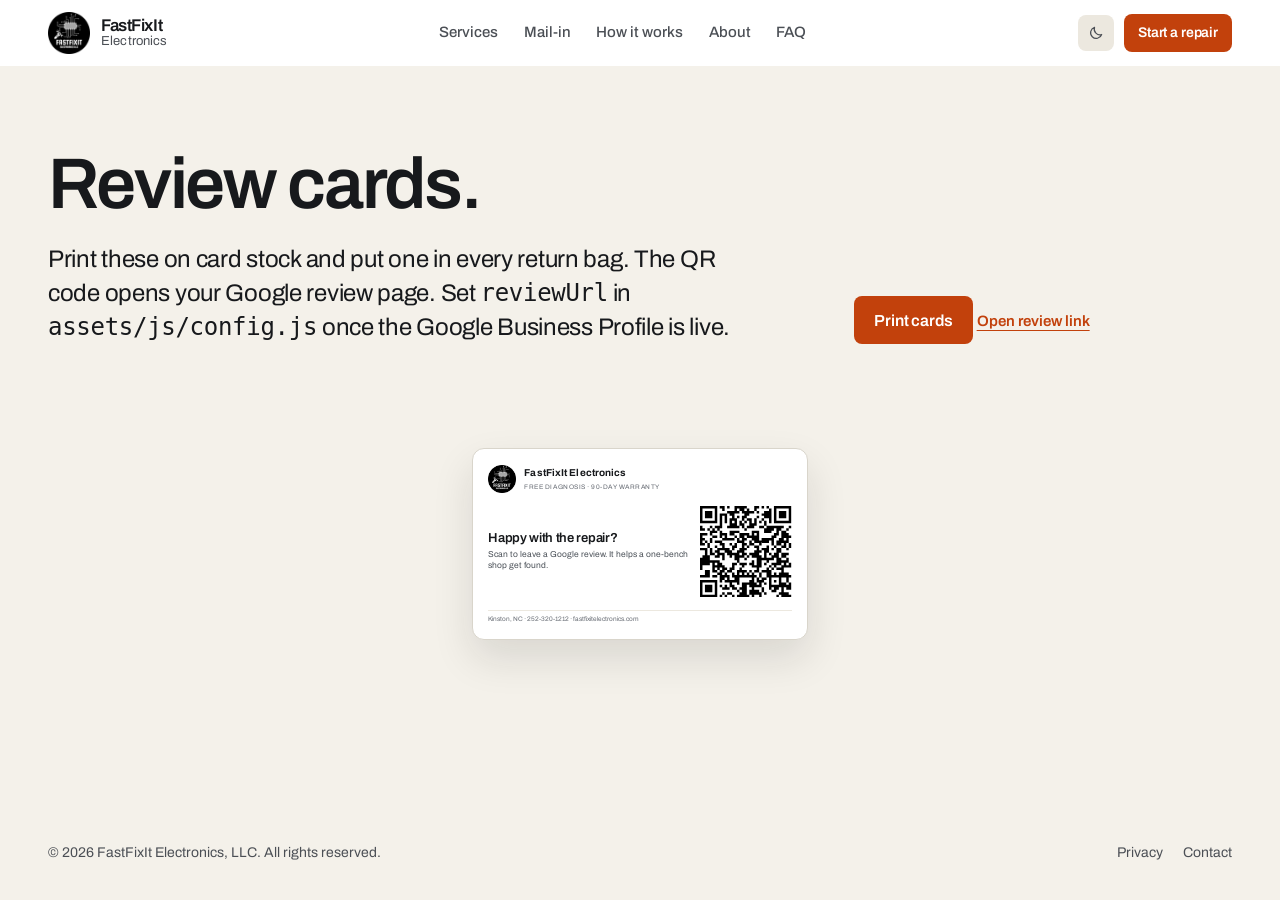
<file: review.html>
<!doctype html>
<html lang="en-US">
<head>
  <meta charset="utf-8">
  <meta name="viewport" content="width=device-width, initial-scale=1">
  <title>Review cards | FastFixIt Electronics</title>
  <meta name="robots" content="noindex, nofollow">
  <meta name="theme-color" content="#f4f1ea">
  <link rel="icon" href="favicon-32.png" sizes="32x32" type="image/png">
  <link rel="icon" href="favicon-16.png" sizes="16x16" type="image/png">
  <link rel="apple-touch-icon" href="apple-touch-icon.png">
  <link rel="preload" href="assets/fonts/archivo-var.woff2" as="font" type="font/woff2" crossorigin>
  <link rel="stylesheet" href="assets/css/site.css?v=20261120d">
  <link rel="stylesheet" href="assets/css/theme-v2.css?v=20261120d">
  <script src="assets/js/boot.js?v=20261120d"></script>
  <style>
    .review-main { padding-top: 2rem; padding-bottom: 3rem; }
    .review-stage { display: flex; justify-content: center; padding: 2.5rem 0; }
    .review-card {
      width: 3.5in;
      height: 2in;
      background: #ffffff;
      color: #17191c;
      border: 1px solid #d9d5cb;
      border-radius: 12px;
      box-shadow: 0 18px 40px rgba(23, 25, 28, 0.12);
      padding: 0.16in;
      display: flex;
      flex-direction: column;
      justify-content: space-between;
      font-family: "Archivo Variable", Archivo, Arial, sans-serif;
    }
    .review-card__top { display: flex; align-items: center; gap: 8px; }
    .review-card__top img { width: 28px; height: 28px; }
    .review-card__name { margin: 0; font-size: 10px; font-weight: 700; letter-spacing: 0.01em; }
    .review-card__tag { margin: 1px 0 0; font-size: 6.5px; color: #666b73; text-transform: uppercase; letter-spacing: 0.08em; }
    .review-card__body { display: flex; align-items: center; gap: 10px; flex: 1; padding: 6px 0; }
    .review-card__copy { flex: 1; }
    .review-card__copy h2 { margin: 0 0 3px; font-size: 13px; line-height: 1.15; }
    .review-card__copy p { margin: 0; font-size: 8.5px; line-height: 1.35; color: #4b5158; }
    .review-card__qr { width: 0.95in; height: 0.95in; flex: none; display: grid; place-items: center; }
    .review-card__qr svg { width: 100%; height: 100%; display: block; }
    .review-qr__empty { font-size: 7px; color: #b42318; text-align: center; }
    .review-card__foot { margin: 0; padding-top: 3px; border-top: 1px solid #ece8df; font-size: 6.5px; color: #666b73; }
    .review-note { max-width: 42rem; margin: 0 auto 1rem; padding: 0.85rem 1rem; border: 1px solid #d9d5cb; border-radius: 10px; background: #fff8ef; color: #7a4a20; font-size: 0.9rem; }
    @media print {
      @page { size: 3.5in 2in; margin: 0; }
      body { background: #ffffff; }
      body * { visibility: hidden; }
      .review-card, .review-card * { visibility: visible; }
      .review-card {
        position: absolute;
        left: 0;
        top: 0;
        width: 3.5in;
        height: 2in;
        margin: 0;
        border: 0;
        border-radius: 0;
        box-shadow: none;
      }
    }
  </style>
</head>
<body>
  <a class="skip-link" href="#main">Skip to content</a>

  <header class="site-header">
    <div class="shell header-inner">
      <a class="brand" href="index.html" aria-label="FastFixIt Electronics home">
        <img class="brand-badge" src="assets/brand/badge-96.png" width="46" height="46" alt="">
        <span class="brand-text">
          <span class="brand-name">FastFixIt</span>
          <span class="brand-sub">Electronics</span>
        </span>
      </a>
      <nav class="nav" id="site-nav" aria-label="Primary">
        <a href="services.html">Services</a>
        <a href="mail-in.html">Mail-in</a>
        <a href="index.html#process">How it works</a>
        <a href="about.html">About</a>
        <a href="index.html#faq">FAQ</a>
        <a class="nav-cta" href="request.html">Start a repair</a>
      </nav>
      <div class="header-actions">
        <button class="theme-toggle" type="button" data-theme-toggle aria-label="Switch to dark mode" title="Toggle dark mode">
          <svg class="theme-icon theme-icon-moon" viewBox="0 0 24 24" aria-hidden="true"><path d="M20.5 14.2A8.5 8.5 0 0 1 9.8 3.5 8.5 8.5 0 1 0 20.5 14.2Z" fill="none" stroke="currentColor" stroke-width="1.8" stroke-linejoin="round"/></svg>
          <svg class="theme-icon theme-icon-sun" viewBox="0 0 24 24" aria-hidden="true"><circle cx="12" cy="12" r="4" fill="none" stroke="currentColor" stroke-width="1.8"/><path d="M12 2v2M12 20v2M4.9 4.9l1.4 1.4M17.7 17.7l1.4 1.4M2 12h2M20 12h2M4.9 19.1l1.4-1.4M17.7 6.3l1.4-1.4" fill="none" stroke="currentColor" stroke-width="1.8" stroke-linecap="round"/></svg>
        </button>
        <a class="btn btn--sm" href="request.html">Start a repair</a>
        <button class="nav-toggle" type="button" aria-expanded="false" aria-controls="site-nav" data-nav-toggle>Menu</button>
      </div>
    </div>
  </header>

  <main id="main" class="shell review-main">
    <div class="page-head">
      <div>
        <h1>Review cards.</h1>
        <p class="lede">Print these on card stock and put one in every return bag. The QR code opens your Google review page. Set <code>reviewUrl</code> in <code>assets/js/config.js</code> once the Google Business Profile is live.</p>
      </div>
      <div class="review-controls" data-review-actions hidden>
        <button class="btn" type="button" data-review-print>Print cards</button>
        <a class="text-link" data-review-link href="#" target="_blank" rel="noopener">Open review link</a>
      </div>
    </div>

    <p class="review-note" data-review-setup hidden>
      The review link is not set yet. Create the Google Business Profile, copy its review link, and paste it into
      <code>reviewUrl</code> in <code>assets/js/config.js</code>. This page will then generate the QR code.
    </p>

    <div class="review-stage">
      <div class="review-card" id="review-card">
        <div class="review-card__top">
          <img src="assets/brand/badge-96.png" width="28" height="28" alt="">
          <div>
            <p class="review-card__name">FastFixIt Electronics</p>
            <p class="review-card__tag">Free diagnosis · 90-day warranty</p>
          </div>
        </div>
        <div class="review-card__body">
          <div class="review-card__copy">
            <h2>Happy with the repair?</h2>
            <p>Scan to leave a Google review. It helps a one-bench shop get found.</p>
          </div>
          <div class="review-card__qr" id="review-qr"></div>
        </div>
        <p class="review-card__foot">Kinston, NC · 252-320-1212 · fastfixitelectronics.com</p>
      </div>
    </div>
  </main>

  <footer class="site-footer">
    <div class="shell">
      <div class="footer-legal">
        <p>© <span data-year>2026</span> FastFixIt Electronics, LLC. All rights reserved.</p>
        <nav aria-label="Legal">
          <a href="privacy.html">Privacy</a>
          <a href="index.html#contact">Contact</a>
        </nav>
      </div>
    </div>
  </footer>

  <script src="assets/js/vendor/qrcode.js?v=20261120d" defer></script>
  <script src="assets/js/config.js?v=20261120d" defer></script>
  <script src="assets/js/site.js?v=20261120d" defer></script>
  <script src="assets/js/review.js?v=20261120d" defer></script>
</body>
</html>
</file>
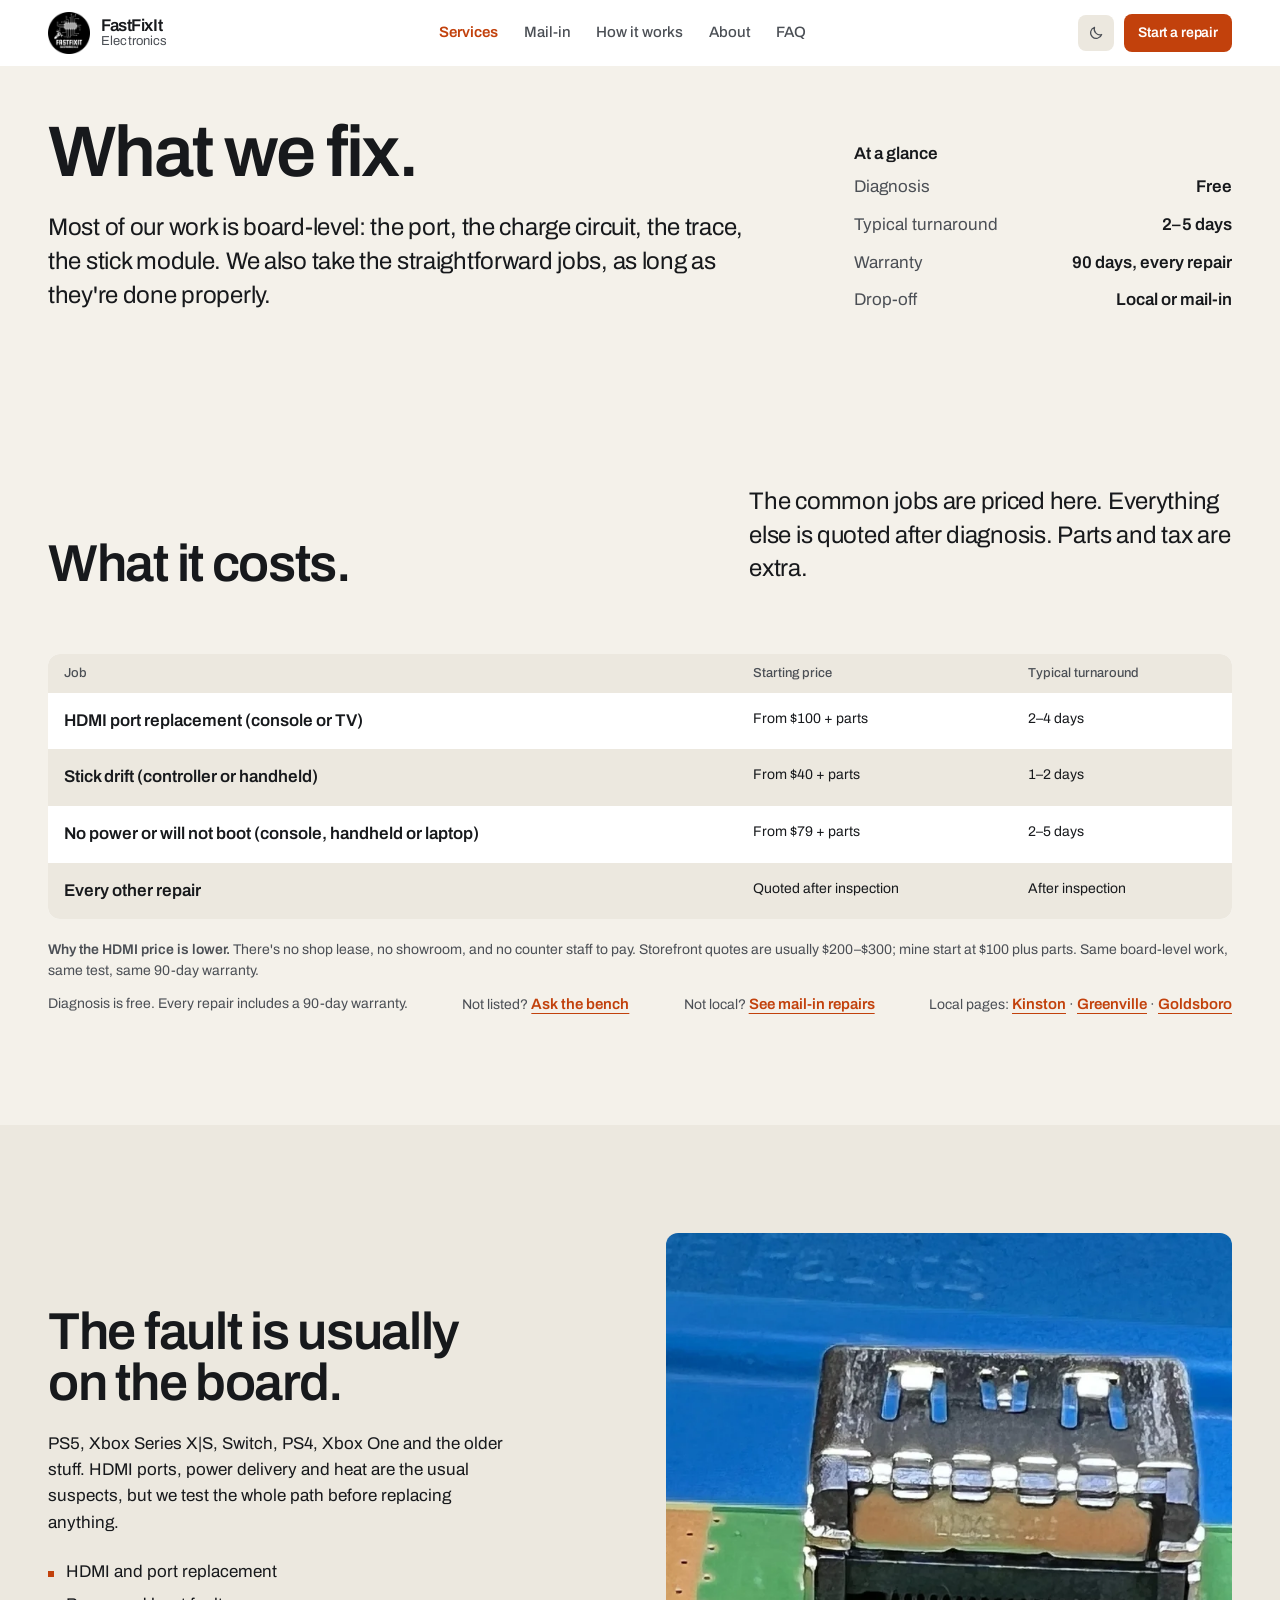
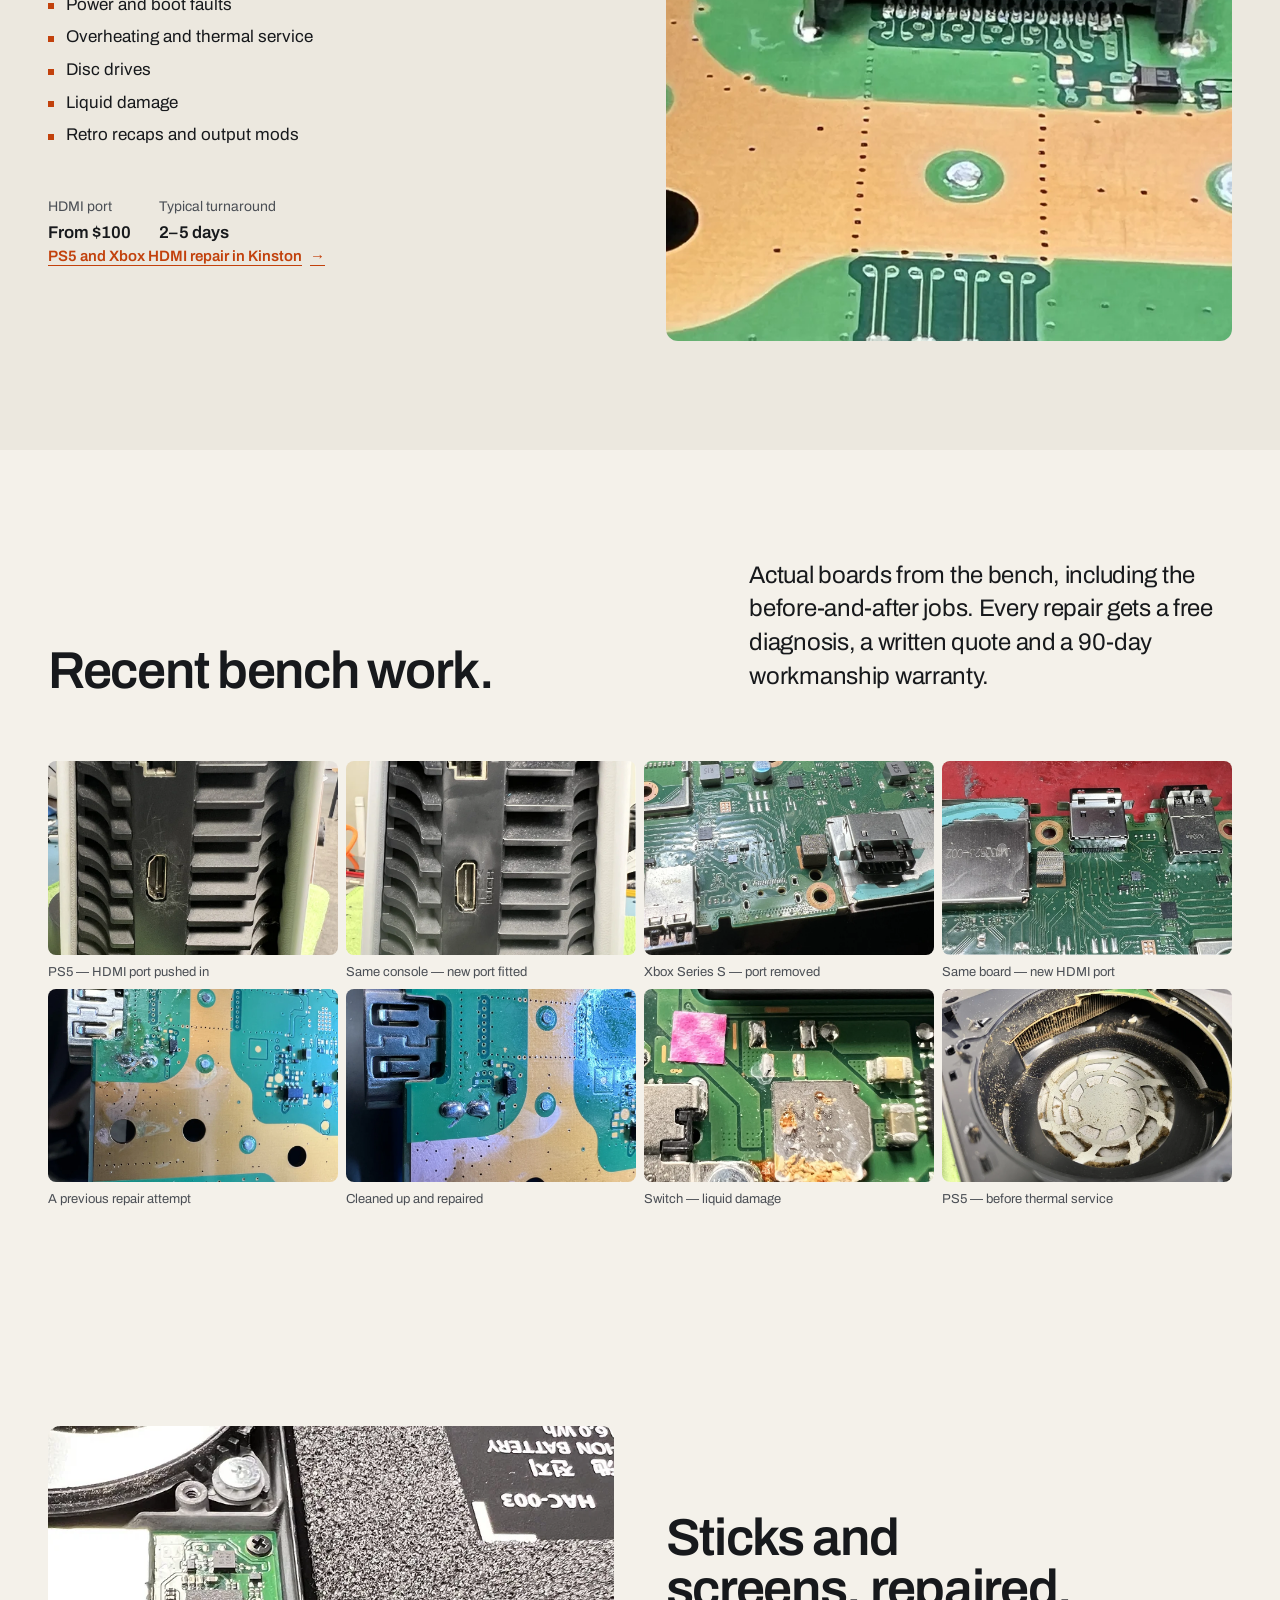
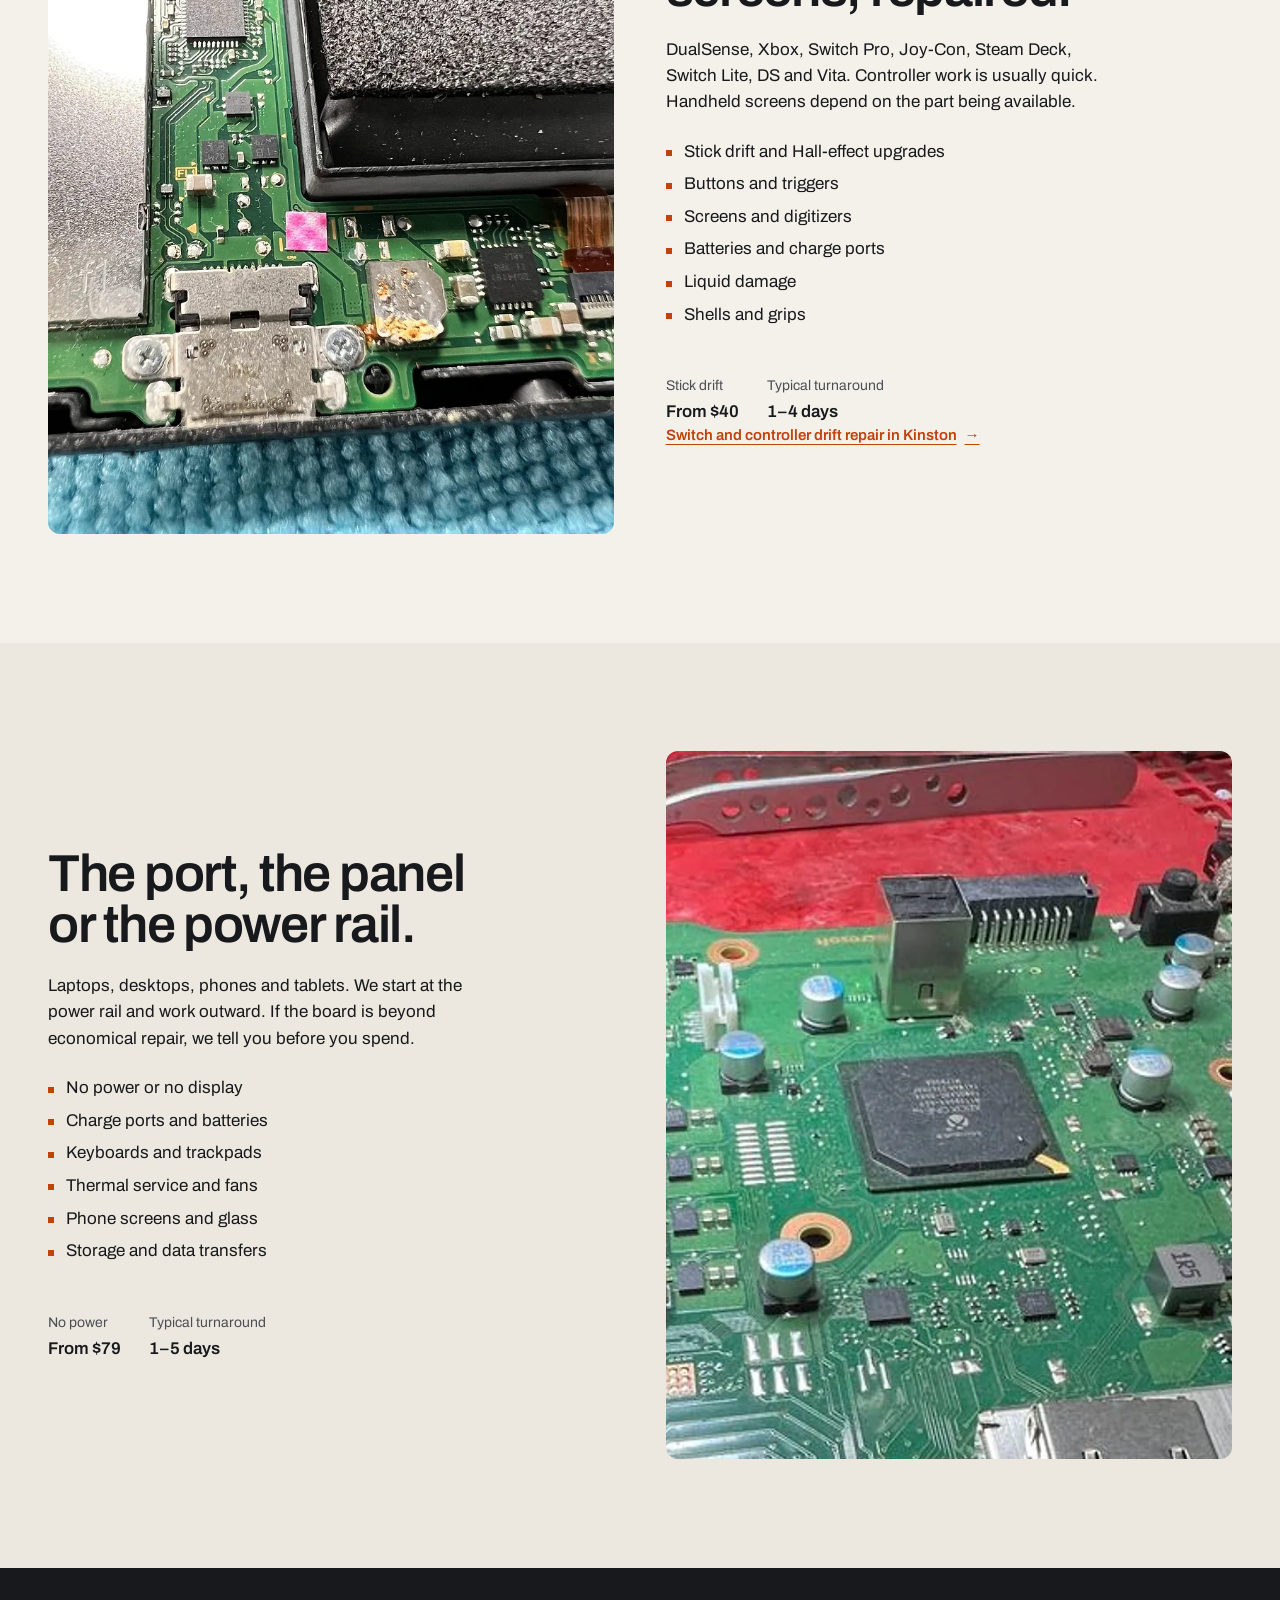
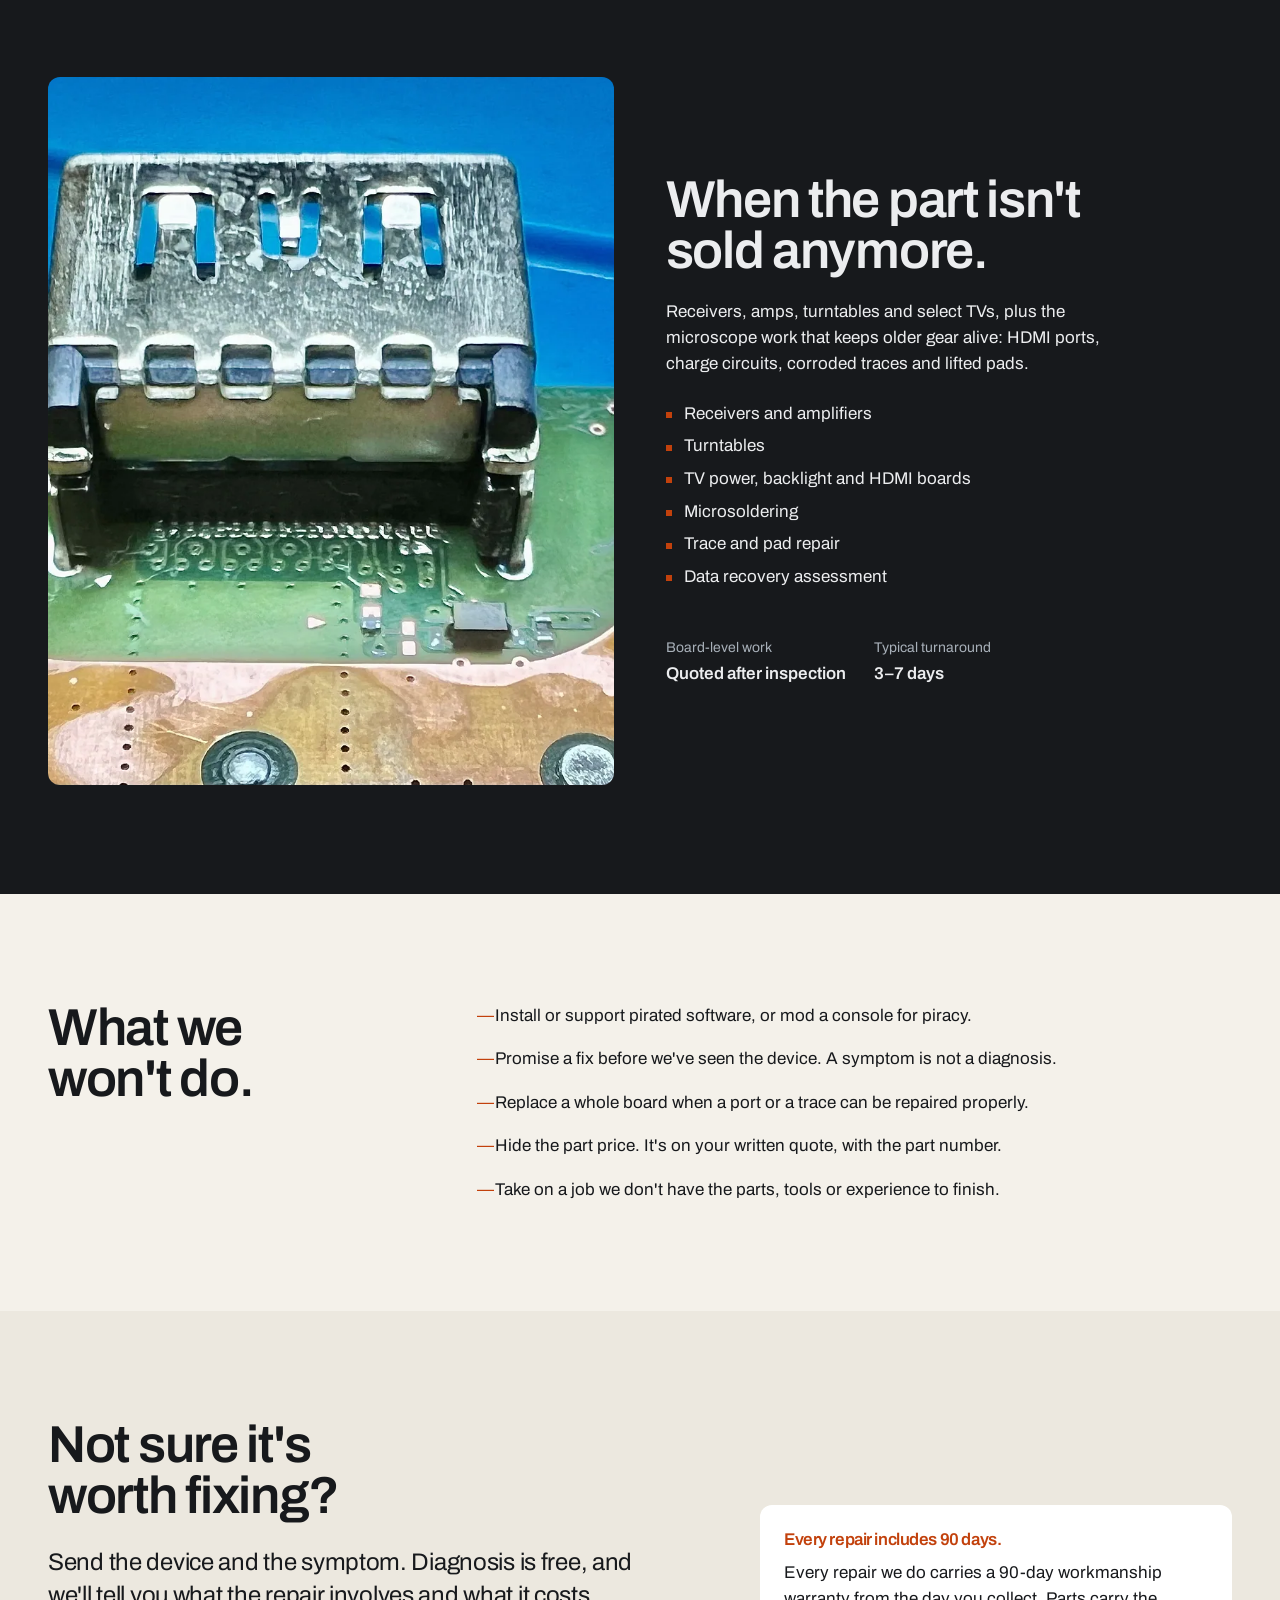
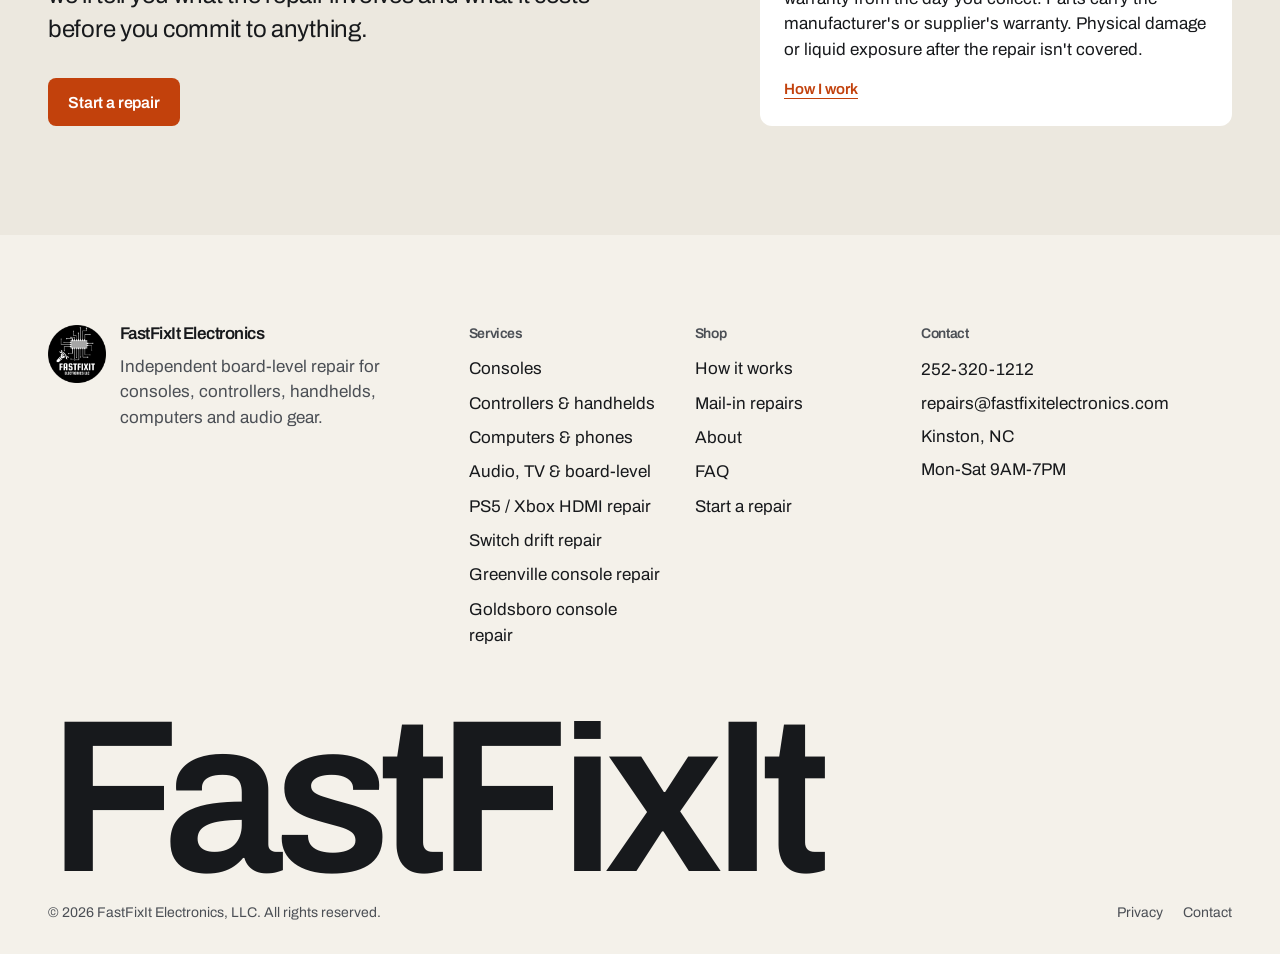
<file: services.html>
<!doctype html>
<html lang="en-US">
<head>
  <meta charset="utf-8">
  <meta name="viewport" content="width=device-width, initial-scale=1">
  <title>Services &amp; prices | FastFixIt Electronics</title>
  <meta name="description" content="Console, controller, handheld, computer, phone and audio repair. HDMI ports from $100 + parts because there's no storefront rent. Free diagnosis, a written quote and a 90-day warranty.">
  <link rel="canonical" href="https://fastfixitelectronics.com/services.html">
  <meta name="theme-color" content="#f4f1ea">
  <meta property="og:title" content="Services &amp; prices | FastFixIt Electronics">
  <meta property="og:description" content="Board-level repair without the storefront markup. HDMI ports from $100 + parts, free diagnosis and a 90-day warranty.">
  <meta property="og:type" content="website">
  <meta property="og:site_name" content="FastFixIt Electronics">
  <meta name="twitter:card" content="summary">
  <link rel="icon" href="favicon-32.png" sizes="32x32" type="image/png">
  <link rel="icon" href="favicon-16.png" sizes="16x16" type="image/png">
  <link rel="apple-touch-icon" href="apple-touch-icon.png">
  <link rel="preload" href="assets/fonts/archivo-var.woff2" as="font" type="font/woff2" crossorigin>
  <link rel="stylesheet" href="assets/css/site.css?v=20261120d">
  <link rel="stylesheet" href="assets/css/theme-v2.css?v=20261120d">
  <script src="assets/js/boot.js?v=20261120d"></script>
</head>
<body>
  <a class="skip-link" href="#main">Skip to content</a>

  <header class="site-header">
    <div class="shell header-inner">
      <a class="brand" href="index.html" aria-label="FastFixIt Electronics home">
        <img class="brand-badge" src="assets/brand/badge-96.png" width="46" height="46" alt="">
        <span class="brand-text">
          <span class="brand-name">FastFixIt</span>
          <span class="brand-sub">Electronics</span>
        </span>
      </a>
      <nav class="nav" id="site-nav" aria-label="Primary">
        <a href="services.html" aria-current="page">Services</a>
        <a href="mail-in.html">Mail-in</a>
        <a href="index.html#process">How it works</a>
        <a href="about.html">About</a>
        <a href="index.html#faq">FAQ</a>
        <a class="nav-cta" href="request.html">Start a repair</a>
      </nav>
      <div class="header-actions">
        <button class="theme-toggle" type="button" data-theme-toggle aria-label="Switch to dark mode" title="Toggle dark mode">
          <svg class="theme-icon theme-icon-moon" viewBox="0 0 24 24" aria-hidden="true"><path d="M20.5 14.2A8.5 8.5 0 0 1 9.8 3.5 8.5 8.5 0 1 0 20.5 14.2Z" fill="none" stroke="currentColor" stroke-width="1.8" stroke-linejoin="round"/></svg>
          <svg class="theme-icon theme-icon-sun" viewBox="0 0 24 24" aria-hidden="true"><circle cx="12" cy="12" r="4" fill="none" stroke="currentColor" stroke-width="1.8"/><path d="M12 2v2M12 20v2M4.9 4.9l1.4 1.4M17.7 17.7l1.4 1.4M2 12h2M20 12h2M4.9 19.1l1.4-1.4M17.7 6.3l1.4-1.4" fill="none" stroke="currentColor" stroke-width="1.8" stroke-linecap="round"/></svg>
        </button>
        <a class="btn btn--sm" href="request.html">Start a repair</a>
        <button class="nav-toggle" type="button" aria-expanded="false" aria-controls="site-nav" data-nav-toggle>Menu</button>
      </div>
    </div>
  </header>

  <main id="main">
    <div class="shell page-head">
      <div>
        <h1>What we fix.</h1>
        <p class="lede">Most of our work is board-level: the port, the charge circuit, the trace, the stick module. We also take the straightforward jobs, as long as they're done properly.</p>
      </div>
      <aside class="page-aside">
        <h2>At a glance</h2>
        <dl class="fact-list">
          <div><dt>Diagnosis</dt><dd>Free</dd></div>
          <div><dt>Typical turnaround</dt><dd>2–5 days</dd></div>
          <div><dt>Warranty</dt><dd>90 days, every repair</dd></div>
          <div><dt>Drop-off</dt><dd>Local or mail-in</dd></div>
        </dl>
      </aside>
    </div>

    <section class="section" id="rates">
      <div class="shell">
        <div class="section-head">
          <h2>What it costs.</h2>
          <p class="lede">The common jobs are priced here. Everything else is quoted after diagnosis. Parts and tax are extra.</p>
        </div>

        <div class="table-card" data-reveal>
          <table class="rate-table">
          <thead>
            <tr>
              <th scope="col">Job</th>
              <th scope="col">Starting price</th>
              <th scope="col">Typical turnaround</th>
            </tr>
          </thead>
          <tbody>
            <tr>
              <td>HDMI port replacement (console or TV)</td>
              <td data-label="Starting price">From $100 + parts</td>
              <td data-label="Turnaround">2–4 days</td>
            </tr>
            <tr>
              <td>Stick drift (controller or handheld)</td>
              <td data-label="Starting price">From $40 + parts</td>
              <td data-label="Turnaround">1–2 days</td>
            </tr>
            <tr>
              <td>No power or will not boot (console, handheld or laptop)</td>
              <td data-label="Starting price">From $79 + parts</td>
              <td data-label="Turnaround">2–5 days</td>
            </tr>
            <tr>
              <td>Every other repair</td>
              <td data-label="Starting price">Quoted after inspection</td>
              <td data-label="Turnaround">After inspection</td>
            </tr>
          </tbody>
        </table>
        </div>

        <div class="rate-note" data-reveal>
          <p><strong>Why the HDMI price is lower.</strong> There's no shop lease, no showroom, and no counter staff to pay. Storefront quotes are usually $200–$300; mine start at $100 plus parts. Same board-level work, same test, same 90-day warranty.</p>
          <p>Diagnosis is free. Every repair includes a 90-day warranty.</p>
          <p>Not listed? <a class="text-link" href="request.html">Ask the bench</a></p>
          <p>Not local? <a class="text-link" href="mail-in.html">See mail-in repairs</a></p>
          <p>Local pages: <a class="text-link" href="ps5-hdmi-repair-kinston.html">Kinston</a> · <a class="text-link" href="greenville-console-repair.html">Greenville</a> · <a class="text-link" href="goldsboro-console-repair.html">Goldsboro</a></p>
        </div>
      </div>
    </section>

    <section class="section section--surface" id="consoles">
      <div class="shell service-feature">
        <div class="service-copy" data-reveal>
          <h2>The fault is usually on the board.</h2>
          <p>PS5, Xbox Series X|S, Switch, PS4, Xbox One and the older stuff. HDMI ports, power delivery and heat are the usual suspects, but we test the whole path before replacing anything.</p>
          <ul class="service-list">
            <li>HDMI and port replacement</li>
            <li>Power and boot faults</li>
            <li>Overheating and thermal service</li>
            <li>Disc drives</li>
            <li>Liquid damage</li>
            <li>Retro recaps and output mods</li>
          </ul>
          <div class="service-meta">
            <div><span>HDMI port</span><strong>From $100</strong></div>
            <div><span>Typical turnaround</span><strong>2–5 days</strong></div>
          </div>
          <p class="small"><a class="text-link" href="ps5-hdmi-repair-kinston.html">PS5 and Xbox HDMI repair in Kinston <span aria-hidden="true">→</span></a></p>
        </div>
        <div class="service-media" data-reveal>
          <img src="assets/img/ps5-hdmi-port.webp?v=20261120d" srcset="assets/img/ps5-hdmi-port-sm.webp?v=20261120d 800w, assets/img/ps5-hdmi-port.webp?v=20261120d 1200w" sizes="(max-width: 1000px) 90vw, 45vw" width="1200" height="1500" alt="A PS5 HDMI port after replacement on the repair bench." loading="lazy">
        </div>
      </div>
    </section>

    <section class="section" id="work">
      <div class="shell">
        <div class="section-head">
          <h2>Recent bench work.</h2>
          <p class="lede">Actual boards from the bench, including the before-and-after jobs. Every repair gets a free diagnosis, a written quote and a 90-day workmanship warranty.</p>
        </div>

        <div class="bench-strip" data-reveal>
          <figure>
            <img src="assets/img/ps5-rear-before.webp?v=20261120d" srcset="assets/img/ps5-rear-before-sm.webp?v=20261120d 1000w, assets/img/ps5-rear-before.webp?v=20261120d 1600w" sizes="(max-width: 700px) 45vw, 22vw" width="1600" height="1067" alt="The rear of a PS5 with the HDMI port pushed into the shell." loading="lazy">
            <figcaption>PS5 — HDMI port pushed in</figcaption>
          </figure>
          <figure>
            <img src="assets/img/ps5-rear-after.webp?v=20261120d" srcset="assets/img/ps5-rear-after-sm.webp?v=20261120d 1000w, assets/img/ps5-rear-after.webp?v=20261120d 1600w" sizes="(max-width: 700px) 45vw, 22vw" width="1600" height="1067" alt="The rear of the same PS5 after the HDMI port was replaced." loading="lazy">
            <figcaption>Same console — new port fitted</figcaption>
          </figure>
          <figure>
            <img src="assets/img/xbox-hdmi-removed.webp?v=20261120d" srcset="assets/img/xbox-hdmi-removed-sm.webp?v=20261120d 1000w, assets/img/xbox-hdmi-removed.webp?v=20261120d 1600w" sizes="(max-width: 700px) 45vw, 22vw" width="1600" height="1067" alt="An Xbox Series S board with the HDMI port removed for replacement." loading="lazy">
            <figcaption>Xbox Series S — port removed</figcaption>
          </figure>
          <figure>
            <img src="assets/img/xbox-hdmi-replaced.webp?v=20261120d" srcset="assets/img/xbox-hdmi-replaced-sm.webp?v=20261120d 1000w, assets/img/xbox-hdmi-replaced.webp?v=20261120d 1600w" sizes="(max-width: 700px) 45vw, 22vw" width="1600" height="1067" alt="An Xbox Series S board with a new HDMI port fitted." loading="lazy">
            <figcaption>Same board — new HDMI port</figcaption>
          </figure>
        </div>

        <div class="bench-strip" style="margin-top:8px" data-reveal>
          <figure>
            <img src="assets/img/some-else-attempted.webp?v=20261120d" srcset="assets/img/some-else-attempted-sm.webp?v=20261120d 1000w, assets/img/some-else-attempted.webp?v=20261120d 1600w" sizes="(max-width: 700px) 45vw, 22vw" width="1600" height="1067" alt="A console board showing a previous repair attempt around the HDMI port." loading="lazy">
            <figcaption>A previous repair attempt</figcaption>
          </figure>
          <figure>
            <img src="assets/img/after-we-fixed.webp?v=20261120d" srcset="assets/img/after-we-fixed-sm.webp?v=20261120d 1000w, assets/img/after-we-fixed.webp?v=20261120d 1600w" sizes="(max-width: 700px) 45vw, 22vw" width="1600" height="1067" alt="A console HDMI port repaired and cleaned at the bench." loading="lazy">
            <figcaption>Cleaned up and repaired</figcaption>
          </figure>
          <figure>
            <img src="assets/img/switch-liquid-damage.webp?v=20261120d" srcset="assets/img/switch-liquid-damage-sm.webp?v=20261120d 1000w, assets/img/switch-liquid-damage.webp?v=20261120d 1600w" sizes="(max-width: 700px) 45vw, 22vw" width="1600" height="1067" alt="Corrosion on a Nintendo Switch board after liquid damage." loading="lazy">
            <figcaption>Switch — liquid damage</figcaption>
          </figure>
          <figure>
            <img src="assets/img/ps5-dusty-fan.webp?v=20261120d" srcset="assets/img/ps5-dusty-fan-sm.webp?v=20261120d 1000w, assets/img/ps5-dusty-fan.webp?v=20261120d 1600w" sizes="(max-width: 700px) 45vw, 22vw" width="1600" height="1067" alt="A dusty PS5 cooling fan before thermal service." loading="lazy">
            <figcaption>PS5 — before thermal service</figcaption>
          </figure>
        </div>
      </div>
    </section>

    <section class="section" id="controllers">
      <div class="shell service-feature service-feature--flip">
        <div class="service-copy" data-reveal>
          <h2>Sticks and screens, repaired.</h2>
          <p>DualSense, Xbox, Switch Pro, Joy-Con, Steam Deck, Switch Lite, DS and Vita. Controller work is usually quick. Handheld screens depend on the part being available.</p>
          <ul class="service-list">
            <li>Stick drift and Hall-effect upgrades</li>
            <li>Buttons and triggers</li>
            <li>Screens and digitizers</li>
            <li>Batteries and charge ports</li>
            <li>Liquid damage</li>
            <li>Shells and grips</li>
          </ul>
          <div class="service-meta">
            <div><span>Stick drift</span><strong>From $40</strong></div>
            <div><span>Typical turnaround</span><strong>1–4 days</strong></div>
          </div>
          <p class="small"><a class="text-link" href="switch-drift-repair-kinston.html">Switch and controller drift repair in Kinston <span aria-hidden="true">→</span></a></p>
        </div>
        <div class="service-media" data-reveal>
          <img src="assets/img/bench-stick.webp?v=20261120d" srcset="assets/img/bench-stick-sm.webp?v=20261120d 800w, assets/img/bench-stick.webp?v=20261120d 1200w" sizes="(max-width: 1000px) 90vw, 45vw" width="1200" height="1500" alt="The charge port board inside a Nintendo Switch." loading="lazy">
        </div>
      </div>
    </section>

    <section class="section section--surface" id="computers">
      <div class="shell service-feature">
        <div class="service-copy" data-reveal>
          <h2>The port, the panel or the power rail.</h2>
          <p>Laptops, desktops, phones and tablets. We start at the power rail and work outward. If the board is beyond economical repair, we tell you before you spend.</p>
          <ul class="service-list">
            <li>No power or no display</li>
            <li>Charge ports and batteries</li>
            <li>Keyboards and trackpads</li>
            <li>Thermal service and fans</li>
            <li>Phone screens and glass</li>
            <li>Storage and data transfers</li>
          </ul>
          <div class="service-meta">
            <div><span>No power</span><strong>From $79</strong></div>
            <div><span>Typical turnaround</span><strong>1–5 days</strong></div>
          </div>
        </div>
        <div class="service-media" data-reveal>
          <img src="assets/img/bench-wide.webp?v=20261120d" srcset="assets/img/bench-wide-sm.webp?v=20261120d 1200w, assets/img/bench-wide.webp?v=20261120d 1800w" sizes="(max-width: 1000px) 90vw, 45vw" width="1800" height="1200" alt="A circuit board on the repair bench." loading="lazy">
        </div>
      </div>
    </section>

    <section class="section section--ink" id="board-level">
      <div class="shell service-feature service-feature--flip">
        <div class="service-copy" data-reveal>
          <h2>When the part isn't sold anymore.</h2>
          <p>Receivers, amps, turntables and select TVs, plus the microscope work that keeps older gear alive: HDMI ports, charge circuits, corroded traces and lifted pads.</p>
          <ul class="service-list">
            <li>Receivers and amplifiers</li>
            <li>Turntables</li>
            <li>TV power, backlight and HDMI boards</li>
            <li>Microsoldering</li>
            <li>Trace and pad repair</li>
            <li>Data recovery assessment</li>
          </ul>
          <div class="service-meta">
            <div><span>Board-level work</span><strong>Quoted after inspection</strong></div>
            <div><span>Typical turnaround</span><strong>3–7 days</strong></div>
          </div>
        </div>
        <div class="service-media" data-reveal>
          <img src="assets/img/bench-solder.webp?v=20261120d" srcset="assets/img/bench-solder-sm.webp?v=20261120d 800w, assets/img/bench-solder.webp?v=20261120d 1200w" sizes="(max-width: 1000px) 90vw, 45vw" width="1200" height="1500" alt="An HDMI port close up on a console board." loading="lazy">
        </div>
      </div>
    </section>

    <section class="section" id="scope">
      <div class="shell scope-grid">
        <div data-reveal>
          <h2>What we won't do.</h2>
        </div>
        <ul class="scope-list" data-reveal>
          <li>Install or support pirated software, or mod a console for piracy.</li>
          <li>Promise a fix before we've seen the device. A symptom is not a diagnosis.</li>
          <li>Replace a whole board when a port or a trace can be repaired properly.</li>
          <li>Hide the part price. It's on your written quote, with the part number.</li>
          <li>Take on a job we don't have the parts, tools or experience to finish.</li>
        </ul>
      </div>
    </section>

    <section class="section section--surface" id="warranty">
      <div class="shell contact-grid">
        <div class="contact-copy" data-reveal>
          <h2>Not sure it's worth fixing?</h2>
          <p class="lede">Send the device and the symptom. Diagnosis is free, and we'll tell you what the repair involves and what it costs before you commit to anything.</p>
          <a class="btn" href="request.html">Start a repair</a>
        </div>
        <div class="warranty" data-reveal>
          <h3>Every repair includes 90 days.</h3>
          <p>Every repair we do carries a 90-day workmanship warranty from the day you collect. Parts carry the manufacturer's or supplier's warranty. Physical damage or liquid exposure after the repair isn't covered.</p>
          <a class="text-link" href="about.html#standards">How I work</a>
        </div>
      </div>
    </section>
  </main>

  <footer class="site-footer">
    <div class="shell">
      <div class="footer-top">
        <div class="footer-brand">
          <img src="assets/brand/badge-192.png" width="58" height="58" alt="" loading="lazy">
          <div>
            <p class="footer-name">FastFixIt Electronics</p>
            <p>Independent board-level repair for consoles, controllers, handhelds, computers and audio gear.</p>
          </div>
        </div>

        <div class="footer-col">
          <h3>Services</h3>
          <ul>
            <li><a href="services.html#consoles">Consoles</a></li>
            <li><a href="services.html#controllers">Controllers &amp; handhelds</a></li>
            <li><a href="services.html#computers">Computers &amp; phones</a></li>
            <li><a href="services.html#board-level">Audio, TV &amp; board-level</a></li>
            <li><a href="ps5-hdmi-repair-kinston.html">PS5 / Xbox HDMI repair</a></li>
            <li><a href="switch-drift-repair-kinston.html">Switch drift repair</a></li>
            <li><a href="greenville-console-repair.html">Greenville console repair</a></li>
            <li><a href="goldsboro-console-repair.html">Goldsboro console repair</a></li>
          </ul>
        </div>

        <div class="footer-col">
          <h3>Shop</h3>
          <ul>
            <li><a href="index.html#process">How it works</a></li>
            <li><a href="mail-in.html">Mail-in repairs</a></li>
            <li><a href="about.html">About</a></li>
            <li><a href="index.html#faq">FAQ</a></li>
            <li><a href="request.html">Start a repair</a></li>
          </ul>
        </div>

        <div class="footer-col">
          <h3>Contact</h3>
          <div class="footer-contact">
            <p><a data-contact="phone" href="tel:">[PHONE]</a></p>
            <p><a data-contact="email" href="mailto:">[EMAIL]</a></p>
            <p><span data-contact="city-line">Kinston, NC</span></p>
            <p><span data-contact="hours">[HOURS]</span></p>
          </div>
        </div>
      </div>

      <div class="footer-mark" aria-hidden="true">
        <p>FastFixIt</p>
      </div>

      <div class="footer-legal">
        <p>© <span data-year>2026</span> FastFixIt Electronics, LLC. All rights reserved.</p>
        <nav aria-label="Legal">
          <a href="privacy.html">Privacy</a>
          <a href="index.html#contact">Contact</a>
        </nav>
      </div>
    </div>
  </footer>

  <script src="assets/js/config.js?v=20261120d" defer></script>
  <script src="assets/js/data.js?v=20261120d" defer></script>
  <script src="assets/js/site.js?v=20261120d" defer></script>
</body>
</html>
</file>
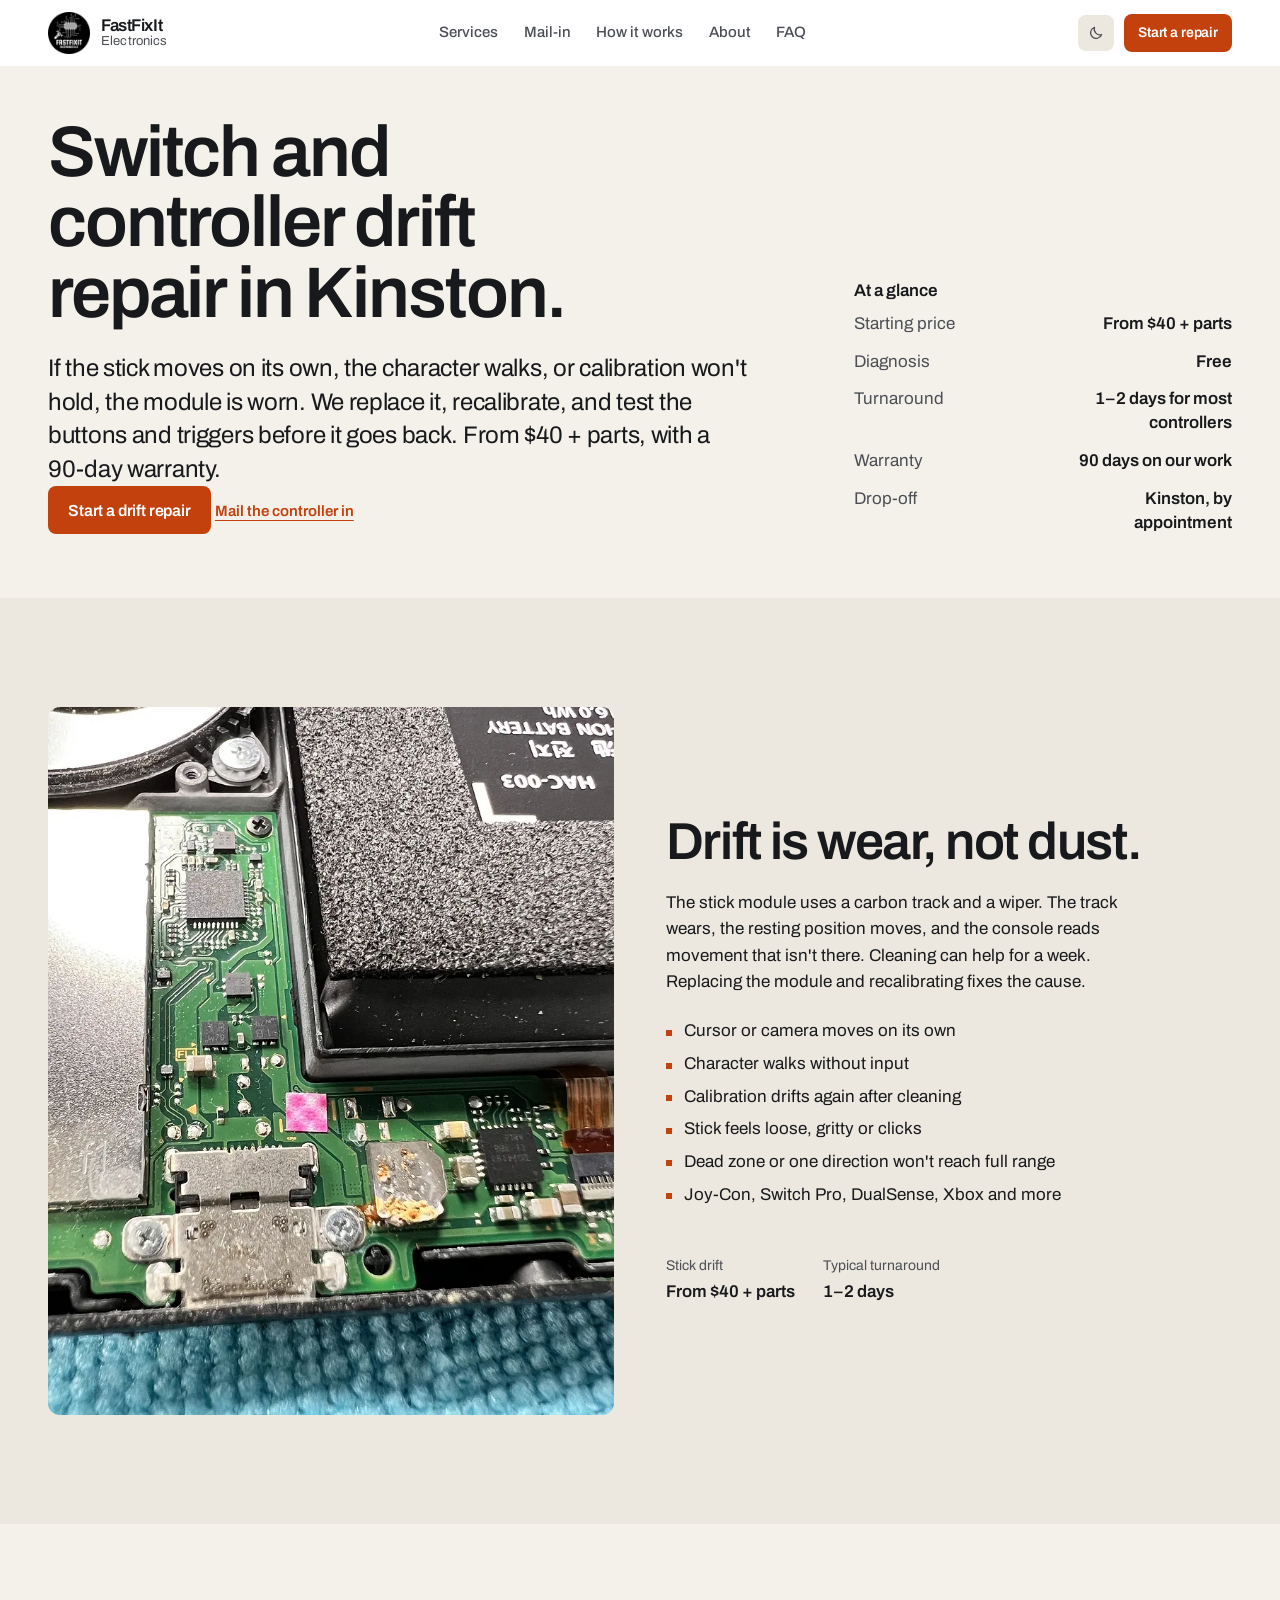
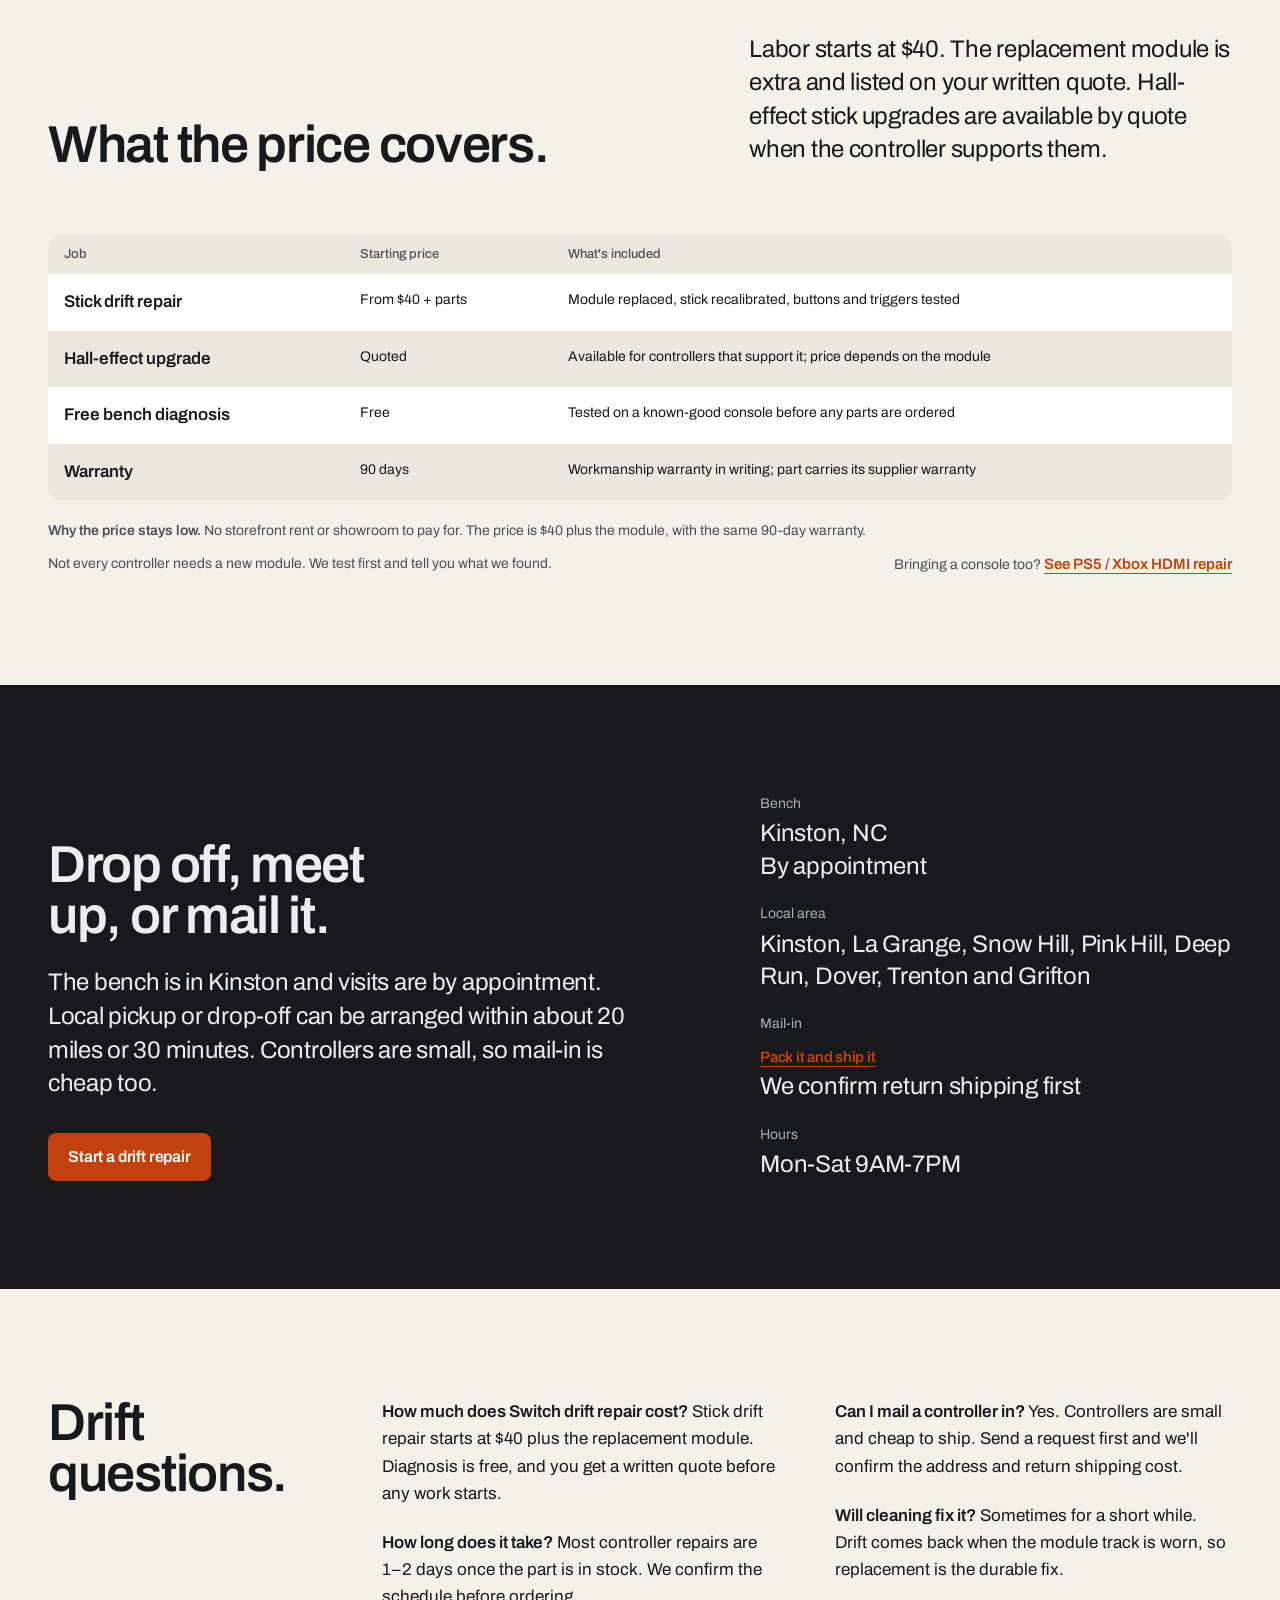
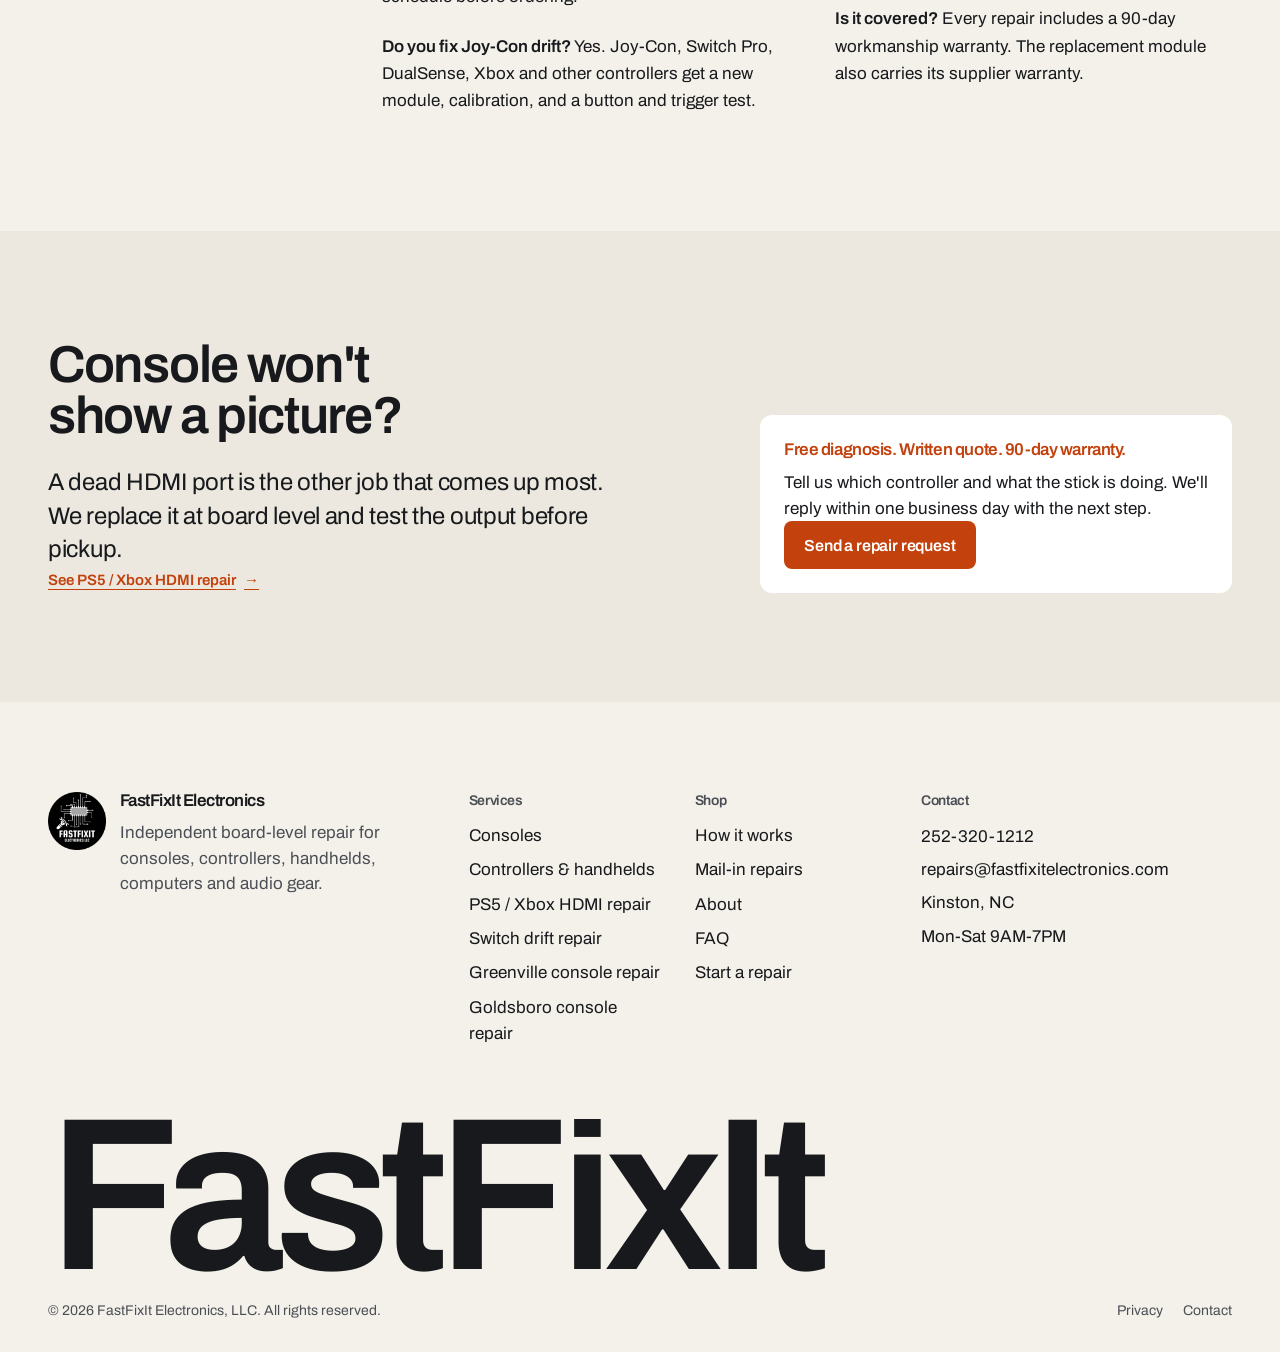
<file: switch-drift-repair-kinston.html>
<!doctype html>
<html lang="en-US">
<head>
  <meta charset="utf-8">
  <meta name="viewport" content="width=device-width, initial-scale=1">
  <title>Nintendo Switch &amp; Controller Drift Repair in Kinston, NC | FastFixIt Electronics</title>
  <meta name="description" content="Stick drift repair for Nintendo Switch Joy-Con, Switch Pro, DualSense and Xbox controllers in Kinston, NC. From $40 + parts, free diagnosis, a written quote and a 90-day warranty. Local drop-off or mail-in.">
  <meta name="theme-color" content="#f4f1ea">
  <link rel="canonical" href="https://fastfixitelectronics.com/switch-drift-repair-kinston.html">
  <meta property="og:title" content="Switch &amp; Controller Drift Repair in Kinston | FastFixIt Electronics">
  <meta property="og:description" content="Stick drift repair from $40 + parts in Kinston. Free diagnosis and a 90-day warranty.">
  <meta property="og:type" content="website">
  <meta property="og:url" content="https://fastfixitelectronics.com/switch-drift-repair-kinston.html">
  <meta property="og:site_name" content="FastFixIt Electronics">
  <meta property="og:image" content="https://fastfixitelectronics.com/assets/img/bench-stick.webp">
  <meta name="twitter:card" content="summary_large_image">
  <link rel="icon" href="favicon-32.png" sizes="32x32" type="image/png">
  <link rel="icon" href="favicon-16.png" sizes="16x16" type="image/png">
  <link rel="apple-touch-icon" href="apple-touch-icon.png">
  <link rel="preload" href="assets/fonts/archivo-var.woff2" as="font" type="font/woff2" crossorigin>
  <link rel="stylesheet" href="assets/css/site.css?v=20261120d">
  <link rel="stylesheet" href="assets/css/theme-v2.css?v=20261120d">
  <script src="assets/js/boot.js?v=20261120d"></script>
  <script type="application/ld+json">
  {
    "@context": "https://schema.org",
    "@graph": [
      {
        "@type": "LocalBusiness",
        "@id": "https://fastfixitelectronics.com/#business",
        "name": "FastFixIt Electronics, LLC",
        "url": "https://fastfixitelectronics.com/",
        "image": "https://fastfixitelectronics.com/assets/img/bench-wide.webp",
        "logo": "https://fastfixitelectronics.com/assets/brand/badge-192.png",
        "telephone": "+1-252-320-1212",
        "priceRange": "$$",
        "description": "Independent board-level repair for game consoles, controllers, handhelds, computers and audio gear in Kinston, North Carolina.",
        "address": {
          "@type": "PostalAddress",
          "addressLocality": "Kinston",
          "addressRegion": "NC",
          "postalCode": "28501",
          "addressCountry": "US"
        },
        "areaServed": [
          { "@type": "City", "name": "Kinston" },
          { "@type": "City", "name": "La Grange" },
          { "@type": "City", "name": "Snow Hill" },
          { "@type": "City", "name": "Pink Hill" },
          { "@type": "City", "name": "Deep Run" },
          { "@type": "City", "name": "Dover" },
          { "@type": "City", "name": "Trenton" },
          { "@type": "City", "name": "Grifton" }
        ],
        "openingHoursSpecification": [
          {
            "@type": "OpeningHoursSpecification",
            "dayOfWeek": ["Monday", "Tuesday", "Wednesday", "Thursday", "Friday", "Saturday"],
            "opens": "09:00",
            "closes": "19:00"
          }
        ]
      },
      {
        "@type": "Service",
        "@id": "https://fastfixitelectronics.com/switch-drift-repair-kinston.html#service",
        "name": "Nintendo Switch and controller stick drift repair",
        "serviceType": "Stick drift repair for controllers and handhelds",
        "provider": { "@id": "https://fastfixitelectronics.com/#business" },
        "areaServed": [
          { "@type": "City", "name": "Kinston" },
          { "@type": "City", "name": "La Grange" },
          { "@type": "City", "name": "Snow Hill" },
          { "@type": "City", "name": "Pink Hill" }
        ],
        "offers": {
          "@type": "Offer",
          "priceCurrency": "USD",
          "price": "40",
          "description": "Labor starts at $40; parts are extra and listed on the written quote."
        },
        "url": "https://fastfixitelectronics.com/switch-drift-repair-kinston.html"
      },
      {
        "@type": "FAQPage",
        "mainEntity": [
          {
            "@type": "Question",
            "name": "How much does Switch drift repair cost in Kinston?",
            "acceptedAnswer": {
              "@type": "Answer",
              "text": "Stick drift repair starts at $40 plus the replacement module. Diagnosis is free, and you get a written quote before any work starts."
            }
          },
          {
            "@type": "Question",
            "name": "How long does stick drift repair take?",
            "acceptedAnswer": {
              "@type": "Answer",
              "text": "Most controller repairs are 1–2 days once the part is in stock. We confirm the schedule before ordering."
            }
          },
          {
            "@type": "Question",
            "name": "Do you fix Joy-Con drift?",
            "acceptedAnswer": {
              "@type": "Answer",
              "text": "Yes. We replace the stick module in Joy-Con, Switch Pro, DualSense, Xbox and other controllers, then recalibrate and test the buttons and triggers."
            }
          },
          {
            "@type": "Question",
            "name": "Can I mail a controller in?",
            "acceptedAnswer": {
              "@type": "Answer",
              "text": "Yes. Controllers are small and cheap to ship. Send a request first and we will confirm the address and return shipping cost."
            }
          },
          {
            "@type": "Question",
            "name": "Is the repair covered by a warranty?",
            "acceptedAnswer": {
              "@type": "Answer",
              "text": "Yes. Every repair includes a 90-day workmanship warranty. The replacement module also carries its supplier warranty."
            }
          }
        ]
      },
      {
        "@type": "BreadcrumbList",
        "itemListElement": [
          { "@type": "ListItem", "position": 1, "name": "Home", "item": "https://fastfixitelectronics.com/" },
          { "@type": "ListItem", "position": 2, "name": "Services", "item": "https://fastfixitelectronics.com/services.html" },
          { "@type": "ListItem", "position": 3, "name": "Switch and controller drift repair in Kinston", "item": "https://fastfixitelectronics.com/switch-drift-repair-kinston.html" }
        ]
      }
    ]
  }
  </script>
</head>
<body>
  <a class="skip-link" href="#main">Skip to content</a>

  <header class="site-header">
    <div class="shell header-inner">
      <a class="brand" href="index.html" aria-label="FastFixIt Electronics home">
        <img class="brand-badge" src="assets/brand/badge-96.png" width="46" height="46" alt="">
        <span class="brand-text">
          <span class="brand-name">FastFixIt</span>
          <span class="brand-sub">Electronics</span>
        </span>
      </a>
      <nav class="nav" id="site-nav" aria-label="Primary">
        <a href="services.html">Services</a>
        <a href="mail-in.html">Mail-in</a>
        <a href="index.html#process">How it works</a>
        <a href="about.html">About</a>
        <a href="index.html#faq">FAQ</a>
        <a class="nav-cta" href="request.html">Start a repair</a>
      </nav>
      <div class="header-actions">
        <button class="theme-toggle" type="button" data-theme-toggle aria-label="Switch to dark mode" title="Toggle dark mode">
          <svg class="theme-icon theme-icon-moon" viewBox="0 0 24 24" aria-hidden="true"><path d="M20.5 14.2A8.5 8.5 0 0 1 9.8 3.5 8.5 8.5 0 1 0 20.5 14.2Z" fill="none" stroke="currentColor" stroke-width="1.8" stroke-linejoin="round"/></svg>
          <svg class="theme-icon theme-icon-sun" viewBox="0 0 24 24" aria-hidden="true"><circle cx="12" cy="12" r="4" fill="none" stroke="currentColor" stroke-width="1.8"/><path d="M12 2v2M12 20v2M4.9 4.9l1.4 1.4M17.7 17.7l1.4 1.4M2 12h2M20 12h2M4.9 19.1l1.4-1.4M17.7 6.3l1.4-1.4" fill="none" stroke="currentColor" stroke-width="1.8" stroke-linecap="round"/></svg>
        </button>
        <a class="btn btn--sm" href="request.html">Start a repair</a>
        <button class="nav-toggle" type="button" aria-expanded="false" aria-controls="site-nav" data-nav-toggle>Menu</button>
      </div>
    </div>
  </header>

  <main id="main">
    <div class="shell page-head">
      <div>
        <h1>Switch and controller drift repair in Kinston.</h1>
        <p class="lede">If the stick moves on its own, the character walks, or calibration won't hold, the module is worn. We replace it, recalibrate, and test the buttons and triggers before it goes back. From $40 + parts, with a 90-day warranty.</p>
        <p><a class="btn" href="request.html?device=controller&amp;fault=drift">Start a drift repair</a> <a class="text-link" href="mail-in.html">Mail the controller in</a></p>
      </div>
      <aside class="page-aside">
        <h2>At a glance</h2>
        <dl class="fact-list">
          <div><dt>Starting price</dt><dd>From $40 + parts</dd></div>
          <div><dt>Diagnosis</dt><dd>Free</dd></div>
          <div><dt>Turnaround</dt><dd>1–2 days for most controllers</dd></div>
          <div><dt>Warranty</dt><dd>90 days on our work</dd></div>
          <div><dt>Drop-off</dt><dd>Kinston, by appointment</dd></div>
        </dl>
      </aside>
    </div>

    <section class="section section--surface">
      <div class="shell service-feature service-feature--flip">
        <div class="service-copy" data-reveal>
          <h2>Drift is wear, not dust.</h2>
          <p>The stick module uses a carbon track and a wiper. The track wears, the resting position moves, and the console reads movement that isn't there. Cleaning can help for a week. Replacing the module and recalibrating fixes the cause.</p>
          <ul class="service-list">
            <li>Cursor or camera moves on its own</li>
            <li>Character walks without input</li>
            <li>Calibration drifts again after cleaning</li>
            <li>Stick feels loose, gritty or clicks</li>
            <li>Dead zone or one direction won't reach full range</li>
            <li>Joy-Con, Switch Pro, DualSense, Xbox and more</li>
          </ul>
          <div class="service-meta">
            <div><span>Stick drift</span><strong>From $40 + parts</strong></div>
            <div><span>Typical turnaround</span><strong>1–2 days</strong></div>
          </div>
        </div>
        <div class="service-media" data-reveal>
          <img src="assets/img/bench-stick.webp?v=20261120d" srcset="assets/img/bench-stick-sm.webp?v=20261120d 800w, assets/img/bench-stick.webp?v=20261120d 1200w" sizes="(max-width: 1000px) 90vw, 45vw" width="1200" height="1500" alt="The stick and charge port board inside a Nintendo Switch controller." loading="lazy">
        </div>
      </div>
    </section>

    <section class="section">
      <div class="shell">
        <div class="section-head">
          <h2>What the price covers.</h2>
          <p class="lede">Labor starts at $40. The replacement module is extra and listed on your written quote. Hall-effect stick upgrades are available by quote when the controller supports them.</p>
        </div>

        <div class="table-card" data-reveal>
          <table class="rate-table">
            <thead>
              <tr>
                <th scope="col">Job</th>
                <th scope="col">Starting price</th>
                <th scope="col">What's included</th>
              </tr>
            </thead>
            <tbody>
              <tr>
                <td>Stick drift repair</td>
                <td data-label="Starting price">From $40 + parts</td>
                <td data-label="Included">Module replaced, stick recalibrated, buttons and triggers tested</td>
              </tr>
              <tr>
                <td>Hall-effect upgrade</td>
                <td data-label="Starting price">Quoted</td>
                <td data-label="Included">Available for controllers that support it; price depends on the module</td>
              </tr>
              <tr>
                <td>Free bench diagnosis</td>
                <td data-label="Starting price">Free</td>
                <td data-label="Included">Tested on a known-good console before any parts are ordered</td>
              </tr>
              <tr>
                <td>Warranty</td>
                <td data-label="Starting price">90 days</td>
                <td data-label="Included">Workmanship warranty in writing; part carries its supplier warranty</td>
              </tr>
            </tbody>
          </table>
        </div>

        <div class="rate-note" data-reveal>
          <p><strong>Why the price stays low.</strong> No storefront rent or showroom to pay for. The price is $40 plus the module, with the same 90-day warranty.</p>
          <p>Not every controller needs a new module. We test first and tell you what we found.</p>
          <p>Bringing a console too? <a class="text-link" href="ps5-hdmi-repair-kinston.html">See PS5 / Xbox HDMI repair</a></p>
        </div>
      </div>
    </section>

    <section class="section section--ink">
      <div class="shell contact-grid">
        <div class="contact-copy" data-reveal>
          <h2>Drop off, meet up, or mail it.</h2>
          <p class="lede">The bench is in Kinston and visits are by appointment. Local pickup or drop-off can be arranged within about 20 miles or 30 minutes. Controllers are small, so mail-in is cheap too.</p>
          <a class="btn btn--brass" href="request.html?device=controller&amp;fault=drift">Start a drift repair</a>
        </div>
        <dl class="contact-list" data-reveal>
          <div class="contact-item">
            <dt>Bench</dt>
            <dd>Kinston, NC<br>By appointment</dd>
          </div>
          <div class="contact-item">
            <dt>Local area</dt>
            <dd>Kinston, La Grange, Snow Hill, Pink Hill, Deep Run, Dover, Trenton and Grifton</dd>
          </div>
          <div class="contact-item">
            <dt>Mail-in</dt>
            <dd><a class="text-link" href="mail-in.html">Pack it and ship it</a><br>We confirm return shipping first</dd>
          </div>
          <div class="contact-item">
            <dt>Hours</dt>
            <dd><span data-contact="hours">[HOURS]</span></dd>
          </div>
        </dl>
      </div>
    </section>

    <section class="section" id="faq">
      <div class="shell faq-grid">
        <div data-reveal>
          <h2>Drift questions.</h2>
        </div>
        <div class="faq-cols" data-reveal>
          <p><strong>How much does Switch drift repair cost?</strong> Stick drift repair starts at $40 plus the replacement module. Diagnosis is free, and you get a written quote before any work starts.</p>
          <p><strong>How long does it take?</strong> Most controller repairs are 1–2 days once the part is in stock. We confirm the schedule before ordering.</p>
          <p><strong>Do you fix Joy-Con drift?</strong> Yes. Joy-Con, Switch Pro, DualSense, Xbox and other controllers get a new module, calibration, and a button and trigger test.</p>
          <p><strong>Can I mail a controller in?</strong> Yes. Controllers are small and cheap to ship. Send a request first and we'll confirm the address and return shipping cost.</p>
          <p><strong>Will cleaning fix it?</strong> Sometimes for a short while. Drift comes back when the module track is worn, so replacement is the durable fix.</p>
          <p><strong>Is it covered?</strong> Every repair includes a 90-day workmanship warranty. The replacement module also carries its supplier warranty.</p>
        </div>
      </div>
    </section>

    <section class="section section--surface">
      <div class="shell contact-grid">
        <div class="contact-copy" data-reveal>
          <h2>Console won't show a picture?</h2>
          <p class="lede">A dead HDMI port is the other job that comes up most. We replace it at board level and test the output before pickup.</p>
          <a class="text-link" href="ps5-hdmi-repair-kinston.html">See PS5 / Xbox HDMI repair <span aria-hidden="true">→</span></a>
        </div>
        <div class="warranty" data-reveal>
          <h3>Free diagnosis. Written quote. 90-day warranty.</h3>
          <p>Tell us which controller and what the stick is doing. We'll reply within one business day with the next step.</p>
          <a class="btn" href="request.html?device=controller&amp;fault=drift">Send a repair request</a>
        </div>
      </div>
    </section>
  </main>

  <footer class="site-footer">
    <div class="shell">
      <div class="footer-top">
        <div class="footer-brand">
          <img src="assets/brand/badge-192.png" width="58" height="58" alt="" loading="lazy">
          <div>
            <p class="footer-name">FastFixIt Electronics</p>
            <p>Independent board-level repair for consoles, controllers, handhelds, computers and audio gear.</p>
          </div>
        </div>

        <div class="footer-col">
          <h3>Services</h3>
          <ul>
            <li><a href="services.html#consoles">Consoles</a></li>
            <li><a href="services.html#controllers">Controllers &amp; handhelds</a></li>
            <li><a href="ps5-hdmi-repair-kinston.html">PS5 / Xbox HDMI repair</a></li>
            <li><a href="switch-drift-repair-kinston.html">Switch drift repair</a></li>
            <li><a href="greenville-console-repair.html">Greenville console repair</a></li>
            <li><a href="goldsboro-console-repair.html">Goldsboro console repair</a></li>
          </ul>
        </div>

        <div class="footer-col">
          <h3>Shop</h3>
          <ul>
            <li><a href="index.html#process">How it works</a></li>
            <li><a href="mail-in.html">Mail-in repairs</a></li>
            <li><a href="about.html">About</a></li>
            <li><a href="index.html#faq">FAQ</a></li>
            <li><a href="request.html">Start a repair</a></li>
          </ul>
        </div>

        <div class="footer-col">
          <h3>Contact</h3>
          <div class="footer-contact">
            <p><a data-contact="phone" href="tel:">[PHONE]</a></p>
            <p><a data-contact="email" href="mailto:">[EMAIL]</a></p>
            <p><span data-contact="city-line">Kinston, NC</span></p>
            <p><span data-contact="hours">[HOURS]</span></p>
          </div>
        </div>
      </div>

      <div class="footer-mark" aria-hidden="true">
        <p>FastFixIt</p>
      </div>

      <div class="footer-legal">
        <p>© <span data-year>2026</span> FastFixIt Electronics, LLC. All rights reserved.</p>
        <nav aria-label="Legal">
          <a href="privacy.html">Privacy</a>
          <a href="index.html#contact">Contact</a>
        </nav>
      </div>
    </div>
  </footer>

  <script src="assets/js/config.js?v=20261120d" defer></script>
  <script src="assets/js/data.js?v=20261120d" defer></script>
  <script src="assets/js/site.js?v=20261120d" defer></script>
</body>
</html>
</file>
<file: assets/css/site.css>
/* ============================================================
   FastFixIt Electronics — site styles
   One family, one ground, one accent. No gradients, no shadows
   at rest, no ornament that does not carry content.
   ============================================================ */

@font-face {
  font-family: "Archivo";
  src: url("../fonts/archivo-var.woff2") format("woff2");
  font-weight: 100 900;
  font-style: normal;
  font-display: swap;
}

:root {
  /* Repair Bench V2 tokens */
  --paper: #f4f1ea;
  --paper-2: #ece8df;
  --paper-3: #e3ded3;
  --surface: #ffffff;
  --surface-muted: #ece8df;
  --ink: #17191c;
  --ink-2: #1f2227;
  --ink-3: #2a2e36;
  --muted: #4b4f55;
  --on-ink: #ecedef;
  --on-ink-muted: #a8b0b9;
  --accent: #c2410c;
  --accent-hover: #9a3309;
  --accent-ink: #ffffff;
  --accent-soft: #fbe9e1;
  --brass: #c2410c;
  --brass-dark: #9a3309;
  --success: #227a4b;
  --warning: #a86400;
  --info: #2563eb;
  --error: #b42318;
  --danger-soft: #fbe9e7;
  --field: #ffffff;
  --line: #d9d5cb;
  --line-strong: #b9b3a6;
  --band: #17191c;
  --band-2: #22252b;
  --band-line: #2b3038;
  --band-ink: #ecedef;
  --band-muted: #a8b0b9;
  --card-muted: #4b4f55;
  --font: "Archivo", "Helvetica Neue", Arial, sans-serif;
  --radius: 8px;
  --radius-lg: 12px;

  --step-0: 0.875rem;
  --step-1: 1.0625rem;
  --step-2: clamp(1.25rem, 1.1rem + 0.55vw, 1.5rem);
  --step-3: clamp(2rem, 1.35rem + 2.5vw, 3.25rem);
  --step-4: clamp(2rem, 1.2rem + 4.1vw, 4.5rem);

  --pad: clamp(20px, 4.2vw, 48px);
  --max: 1320px;
  --gap: clamp(16px, 2vw, 28px);
  --section: clamp(76px, 8.5vw, 128px);
  --focus: var(--accent);
}

html[data-theme="dark"] {
  color-scheme: dark;
  --paper: #0f1114;
  --paper-2: #171a1f;
  --paper-3: #1e2228;
  --surface: #171a1f;
  --surface-muted: #1e2228;
  --ink: #ecedef;
  --ink-2: #f1f2f4;
  --ink-3: #2a2e36;
  --muted: #aeb5be;
  --on-ink: #ecedef;
  --on-ink-muted: #a8b0b9;
  --accent: #ff7a3d;
  --accent-hover: #ff965f;
  --accent-ink: #0f1114;
  --accent-soft: #2a1a12;
  --brass: #ff7a3d;
  --brass-dark: #ff965f;
  --success: #5dd39e;
  --warning: #fbbf24;
  --info: #60a5fa;
  --error: #f87171;
  --danger-soft: #3a1d1b;
  --field: #171a1f;
  --line: #2b3038;
  --line-strong: #3d444f;
  --band: #1e2228;
  --band-2: #262b33;
  --band-line: #3d444f;
  --band-ink: #ecedef;
  --band-muted: #a8b0b9;
  --card-muted: #aeb5be;
  --focus: var(--accent);
}

*,
*::before,
*::after {
  box-sizing: border-box;
}

html {
  -webkit-text-size-adjust: 100%;
  scroll-behavior: smooth;
}

body {
  margin: 0;
  background: var(--paper);
  color: var(--ink);
  font-family: var(--font);
  font-size: var(--step-1);
  line-height: 1.55;
  letter-spacing: 0;
  font-synthesis: none;
  -webkit-font-smoothing: antialiased;
  text-rendering: optimizeLegibility;
}

body.nav-open {
  overflow: hidden;
}

img,
svg {
  display: block;
  max-width: 100%;
  height: auto;
}

h1,
h2,
h3,
h4,
p,
figure,
blockquote,
dl,
dd {
  margin: 0;
}

h1,
h2,
h3,
h4 {
  font-weight: 400;
  letter-spacing: -0.03em;
  line-height: 0.98;
  text-wrap: balance;
}

h1 {
  font-size: var(--step-4);
  letter-spacing: -0.035em;
}

h2 {
  font-size: var(--step-3);
  max-width: 17ch;
}

h3 {
  font-size: var(--step-1);
  font-weight: 600;
  letter-spacing: -0.01em;
  line-height: 1.25;
}

ul,
ol {
  margin: 0;
  padding: 0;
}

li {
  list-style: none;
}

a {
  color: inherit;
  text-decoration-thickness: 2px;
  text-underline-offset: 4px;
}

a:hover {
  text-decoration-color: var(--brass);
}

strong {
  font-weight: 600;
}

::selection {
  background: var(--brass);
  color: var(--ink);
}

:where(a, button, input, select, textarea, summary):focus-visible {
  outline: 3px solid var(--focus);
  outline-offset: 3px;
}

:where(#estimate, #process, #standards, #faq, #contact, #request-form, #services) {
  scroll-margin-top: 24px;
}

.shell {
  width: min(calc(100% - (var(--pad) * 2)), var(--max));
  margin-inline: auto;
}

.section {
  padding-block: var(--section);
}

.section--surface {
  background: var(--paper-2);
}

.section--ink {
  --focus: var(--on-ink);
  background: var(--ink);
  color: var(--on-ink);
  --muted: var(--on-ink-muted);
}

.lede {
  font-size: var(--step-2);
  line-height: 1.4;
  letter-spacing: -0.012em;
  max-width: 44ch;
}

.muted {
  color: var(--muted);
}

.small {
  font-size: var(--step-0);
  line-height: 1.45;
}

.measure {
  max-width: 64ch;
}

.visually-hidden {
  position: absolute !important;
  width: 1px;
  height: 1px;
  padding: 0;
  margin: -1px;
  overflow: hidden;
  clip: rect(0, 0, 0, 0);
  white-space: nowrap;
  border: 0;
}

.skip-link {
  position: fixed;
  top: 12px;
  left: 12px;
  z-index: 100;
  transform: translateY(-160%);
  background: var(--ink);
  color: var(--paper);
  padding: 12px 18px;
  font-weight: 600;
  text-decoration: none;
}

.skip-link:focus {
  transform: none;
}

/* ---------- buttons and links ---------- */

.btn {
  display: inline-flex;
  align-items: center;
  justify-content: center;
  gap: 10px;
  min-height: 52px;
  padding: 0 22px;
  border: 0;
  border-radius: 0;
  background: var(--ink);
  color: var(--paper);
  font: inherit;
  font-size: 1.0625rem;
  font-weight: 600;
  letter-spacing: -0.01em;
  line-height: 1.2;
  text-align: center;
  text-decoration: none;
  cursor: pointer;
  transition: background-color 160ms ease, color 160ms ease, transform 100ms ease;
}

.btn:hover {
  background: var(--brass);
  color: var(--ink);
}

.btn:active {
  transform: translateY(1px);
}

.btn--brass {
  background: var(--brass);
  color: var(--ink);
}

.btn--brass:hover {
  background: var(--brass-dark);
}

.btn--sm {
  min-height: 42px;
  padding: 0 16px;
  font-size: 1.0625rem;
}

.section--ink .btn {
  background: var(--paper);
  color: var(--ink);
}

.section--ink .btn:hover {
  background: var(--brass);
}

.text-link {
  display: inline-flex;
  align-items: baseline;
  gap: 8px;
  padding-bottom: 4px;
  border-bottom: 2px solid var(--brass);
  font-size: 1.0625rem;
  font-weight: 600;
  text-decoration: none;
  transition: border-color 160ms ease;
}

.text-link:hover {
  border-color: var(--ink);
}

.section--ink .text-link:hover {
  border-color: var(--on-ink);
}

/* ---------- header ---------- */

.site-header {
  position: relative;
  z-index: 30;
  padding-block: 18px;
  background: var(--paper);
}

.header-inner {
  display: flex;
  align-items: center;
  justify-content: space-between;
  gap: 24px;
}

.brand {
  display: inline-flex;
  align-items: center;
  gap: 12px;
  text-decoration: none;
}

.brand-badge {
  width: 46px;
  height: 46px;
  flex: none;
}

.brand-text {
  display: flex;
  flex-direction: column;
  line-height: 1.05;
}

.brand-name {
  font-size: 1.0625rem;
  font-weight: 600;
  letter-spacing: -0.03em;
}

.brand-sub {
  font-size: 0.875rem;
  color: var(--muted);
  letter-spacing: 0.01em;
}

.nav {
  display: flex;
  align-items: center;
  gap: clamp(18px, 2.4vw, 34px);
  font-size: 1.0625rem;
}

.nav a {
  padding-block: 6px;
  text-decoration: none;
}

.nav a:hover {
  text-decoration: underline;
  text-decoration-color: var(--brass);
  text-underline-offset: 5px;
}

.nav a[aria-current="page"] {
  font-weight: 600;
}

.nav-cta {
  display: none;
}

.header-actions {
  display: flex;
  align-items: center;
  gap: 14px;
}

.nav-toggle {
  display: none;
  min-height: 42px;
  padding: 0 12px;
  border: 0;
  background: transparent;
  color: var(--ink);
  font: inherit;
  font-size: 1.0625rem;
  font-weight: 600;
  cursor: pointer;
}

/* ---------- hero ---------- */

.hero {
  padding-top: clamp(28px, 4vw, 56px);
  padding-bottom: clamp(48px, 6vw, 80px);
}

.hero-grid {
  display: grid;
  grid-template-columns: minmax(0, 1.45fr) minmax(0, 1fr);
  gap: clamp(28px, 4vw, 64px);
  align-items: stretch;
}

.hero-copy {
  display: flex;
  flex-direction: column;
  padding-top: 8px;
}

.hero-copy > * {
  animation: rise 800ms cubic-bezier(0.2, 0.7, 0.2, 1) both;
}

.hero-copy > :nth-child(2) {
  animation-delay: 80ms;
}

.hero-copy > :nth-child(3) {
  animation-delay: 160ms;
}

.hero-copy > :nth-child(4) {
  animation-delay: 240ms;
}

@keyframes rise {
  from {
    opacity: 0;
    transform: translateY(18px);
  }
  to {
    opacity: 1;
    transform: none;
  }
}

.hero h1 {
  max-width: none;
}

.hero-lede {
  margin-top: 26px;
  max-width: 46ch;
  font-size: clamp(1.0625rem, 0.95rem + 0.5vw, 1.25rem);
  line-height: 1.5;
}

.hero-actions {
  display: flex;
  flex-wrap: wrap;
  align-items: center;
  gap: 18px 28px;
  margin-top: 34px;
}

.hero-facts {
  display: flex;
  flex-wrap: wrap;
  gap: 12px 28px;
  margin-top: auto;
  padding-top: 48px;
  font-size: 1.0625rem;
  line-height: 1.4;
  color: var(--muted);
}

.hero-facts li {
  position: relative;
  padding-left: 16px;
}

.hero-facts li::before {
  content: "";
  position: absolute;
  left: 0;
  top: 0.62em;
  width: 6px;
  height: 6px;
  background: var(--brass);
}

.hero-media {
  animation: fade-in 900ms ease 150ms both;
}

@keyframes fade-in {
  from {
    opacity: 0;
  }
  to {
    opacity: 1;
  }
}

.hero-frame {
  position: relative;
  aspect-ratio: 4 / 5;
  overflow: hidden;
  background: var(--ink);
}

.hero-slide {
  position: absolute;
  inset: 0;
  width: 100%;
  height: 100%;
  object-fit: cover;
  opacity: 0;
  transition: opacity 1400ms ease;
}

.hero-slide.is-active {
  opacity: 1;
  animation: drift 8s linear both;
}

@keyframes drift {
  from {
    transform: scale(1.012);
  }
  to {
    transform: scale(1.05);
  }
}

.hero-caption {
  margin-top: 12px;
  max-width: 44ch;
  font-size: 0.875rem;
  line-height: 1.45;
  color: var(--muted);
}

/* ---------- section headings ---------- */

.section-head {
  display: grid;
  grid-template-columns: minmax(0, 7fr) minmax(0, 5fr);
  gap: var(--gap);
  align-items: end;
  margin-bottom: clamp(40px, 5vw, 64px);
}

.section-head h2 {
  max-width: 20ch;
}

.section-head .lede {
  max-width: 38ch;
  padding-bottom: 4px;
}

[data-reveal] {
  --reveal-delay: 0ms;
}

.js [data-reveal].is-in {
  animation: reveal-in 650ms cubic-bezier(0.2, 0.7, 0.2, 1) both;
  animation-delay: var(--reveal-delay);
}

@keyframes reveal-in {
  from {
    opacity: 0;
    transform: translateY(18px);
  }
  to {
    opacity: 1;
    transform: none;
  }
}

/* ---------- estimator ---------- */

.estimator {
  display: grid;
  grid-template-columns: minmax(0, 7fr) minmax(0, 5fr);
  gap: clamp(32px, 4vw, 64px);
  align-items: start;
}

.estimator fieldset {
  margin: 0 0 36px;
  padding: 0;
  border: 0;
}

.estimator legend {
  margin-bottom: 16px;
  padding: 0;
  font-size: var(--step-2);
  font-weight: 500;
  letter-spacing: -0.02em;
  line-height: 1.2;
}

.chips {
  display: flex;
  flex-wrap: wrap;
  gap: 8px;
}

.chip {
  padding: 11px 14px;
  border: 0;
  border-radius: 0;
  background: var(--paper);
  color: var(--ink);
  font: inherit;
  font-size: 1.0625rem;
  line-height: 1.2;
  text-align: left;
  cursor: pointer;
  transition: background-color 150ms ease, color 150ms ease;
}

.chip:hover {
  background: var(--paper-3);
}

.chip[aria-pressed="true"] {
  background: var(--ink);
  color: var(--paper);
}

.estimator-hint {
  margin-top: 14px;
  max-width: 48ch;
  font-size: var(--step-0);
  line-height: 1.45;
  color: var(--muted);
}

.estimator-note {
  max-width: 52ch;
  font-size: 1.0625rem;
  line-height: 1.5;
  color: var(--muted);
}

.ticket {
  position: sticky;
  top: 24px;
  background: var(--ink);
  color: var(--on-ink);
}

.ticket__head {
  display: flex;
  align-items: baseline;
  justify-content: space-between;
  gap: 16px;
  padding: 18px 24px;
  background: var(--ink-3);
  font-size: 1.0625rem;
  font-weight: 600;
}

.ticket__head span:last-child {
  font-size: 0.875rem;
  font-weight: 400;
  color: var(--on-ink-muted);
}

.ticket__row {
  padding: 15px 24px;
  background: var(--ink);
}

.ticket__row:nth-child(even) {
  background: #1b1915;
}

.ticket__label {
  display: block;
  margin-bottom: 4px;
  font-size: 0.875rem;
  line-height: 1.4;
  color: var(--on-ink-muted);
}

.ticket__value {
  display: block;
  font-size: var(--step-1);
  line-height: 1.4;
}

.ticket__value--check {
  font-size: 1.0625rem;
  line-height: 1.5;
}

.ticket__row--price .ticket__value {
  font-size: var(--step-2);
  font-weight: 600;
  line-height: 1;
  letter-spacing: -0.035em;
}

.ticket__cta {
  display: block;
  margin: 20px 24px 0;
  padding: 16px;
  background: var(--brass);
  color: var(--ink);
  font-weight: 600;
  text-align: center;
  text-decoration: none;
  transition: background-color 160ms ease;
}

.ticket__cta:hover {
  background: var(--brass-dark);
}

.ticket__fine {
  padding: 16px 24px 22px;
  font-size: 0.875rem;
  line-height: 1.5;
  color: var(--on-ink-muted);
}

/* ---------- service index ---------- */

.service-index {
  display: grid;
  grid-template-columns: repeat(4, minmax(0, 1fr));
  gap: clamp(24px, 3vw, 40px);
}

.service-group h3 {
  margin-bottom: 16px;
}

.service-group li {
  color: var(--muted);
  font-size: var(--step-1);
  line-height: 1.45;
}

.service-group li + li {
  margin-top: 6px;
}

.service-note {
  display: flex;
  flex-wrap: wrap;
  align-items: baseline;
  justify-content: space-between;
  gap: 16px 32px;
  margin-top: 44px;
  max-width: 100%;
}

.service-note p {
  max-width: 62ch;
}

/* ---------- process ---------- */

.process-grid {
  display: grid;
  grid-template-columns: minmax(0, 5fr) minmax(0, 7fr);
  gap: clamp(32px, 4vw, 64px);
  align-items: start;
}

.process-copy .lede {
  margin-top: 24px;
  max-width: 36ch;
  color: var(--on-ink);
}

.process-copy .small {
  margin-top: 24px;
  max-width: 38ch;
  color: var(--on-ink-muted);
}

.slip {
  background: var(--paper);
  color: var(--ink);
  --muted: #45443e;
}

.slip__head {
  display: flex;
  align-items: baseline;
  justify-content: space-between;
  gap: 16px;
  padding: 14px 20px;
  background: var(--ink-3);
  color: var(--paper);
  font-size: 0.875rem;
  line-height: 1.4;
}

.slip__row {
  display: grid;
  grid-template-columns: minmax(0, 1fr) auto;
  gap: 20px;
  align-items: baseline;
  padding: 15px 20px;
}

.slip__row:nth-child(even) {
  background: var(--paper-2);
}

.slip__name {
  font-size: var(--step-1);
  font-weight: 600;
}

.slip__time {
  font-size: var(--step-0);
  color: var(--muted);
  text-align: right;
}

.slip__foot {
  display: flex;
  align-items: baseline;
  justify-content: space-between;
  gap: 16px;
  padding: 16px 20px;
  background: var(--brass);
  color: var(--ink);
  font-size: 1.0625rem;
  font-weight: 600;
}

/* ---------- standards ---------- */

.standards-grid {
  display: grid;
  grid-template-columns: minmax(0, 5fr) minmax(0, 7fr);
  gap: clamp(32px, 4vw, 64px);
  align-items: start;
}

.standards-photo img {
  width: 100%;
  aspect-ratio: 3 / 2;
  object-fit: cover;
}

.standards-photo figcaption {
  margin-top: 10px;
  font-size: 0.875rem;
  color: var(--muted);
}

.warranty {
  margin-top: 24px;
  padding: 24px;
  background: var(--brass);
  color: var(--ink);
}

.warranty h3 {
  margin-bottom: 10px;
}

.warranty p {
  font-size: 1.0625rem;
  line-height: 1.5;
}

.warranty .text-link {
  margin-top: 16px;
  border-color: var(--ink);
}

.test-table {
  width: 100%;
  border-collapse: collapse;
  font-size: 1.0625rem;
  line-height: 1.5;
}

.test-table th {
  padding: 10px 14px;
  color: var(--muted);
  font-size: 0.875rem;
  font-weight: 500;
  text-align: left;
}

.test-table td {
  padding: 15px 14px;
  vertical-align: top;
}

.test-table tr:nth-child(even) td {
  background: var(--paper-2);
}

.test-table td:first-child {
  font-weight: 600;
}

/* ---------- about teaser ---------- */

.about-teaser {
  display: grid;
  grid-template-columns: minmax(0, 8fr) minmax(0, 4fr);
  gap: var(--gap);
  align-items: start;
}

.about-photo {
  position: relative;
}

.about-photo > img {
  width: 100%;
  aspect-ratio: 3 / 2;
  object-fit: cover;
}

.about-card {
  position: absolute;
  top: 24px;
  right: 24px;
  width: min(320px, 72%);
  padding: 24px;
  background: var(--paper);
  color: var(--ink);
}

.about-card p {
  font-size: var(--step-2);
  line-height: 1.2;
  letter-spacing: -0.02em;
}

.about-card .text-link {
  margin-top: 22px;
}

.facts-tile {
  padding: 28px;
  background: var(--brass);
  color: var(--ink);
}

.facts-tile .big {
  font-size: var(--step-4);
  line-height: 0.9;
  letter-spacing: -0.05em;
}

.facts-tile .big-label {
  margin-top: 6px;
  font-size: var(--step-1);
  line-height: 1.35;
}

.facts-tile ul {
  margin-top: 32px;
}

.facts-tile li {
  display: flex;
  justify-content: space-between;
  gap: 16px;
  padding-block: 10px;
  font-size: 1.0625rem;
}

.facts-tile li span:last-child {
  font-weight: 600;
  text-align: right;
}

/* ---------- FAQ ---------- */

.faq-grid {
  display: grid;
  grid-template-columns: minmax(0, 3fr) minmax(0, 9fr);
  gap: clamp(32px, 4vw, 64px);
  align-items: start;
}

.faq-grid h2 {
  position: sticky;
  top: 32px;
}

.faq-cols {
  columns: 2;
  column-gap: 56px;
  font-size: var(--step-1);
  line-height: 1.6;
}

.faq-cols p {
  break-inside: avoid;
  margin-bottom: 22px;
}

/* ---------- contact ---------- */

.contact-grid {
  display: grid;
  grid-template-columns: minmax(0, 7fr) minmax(0, 5fr);
  gap: clamp(32px, 4vw, 64px);
  align-items: end;
}

.contact-copy h2 {
  max-width: 12ch;
}

.contact-copy .lede {
  margin-top: 24px;
  max-width: 42ch;
  color: inherit;
}

.contact-copy .btn {
  margin-top: 32px;
}

.contact-list {
  display: grid;
  gap: 22px;
}

.contact-item dt {
  margin-bottom: 4px;
  font-size: 0.875rem;
  line-height: 1.4;
  color: var(--muted);
}

.contact-item dd {
  font-size: var(--step-2);
  line-height: 1.35;
  letter-spacing: -0.01em;
}

.contact-item a {
  text-decoration: underline;
  text-decoration-color: var(--brass);
  text-underline-offset: 4px;
}

.placeholder {
  color: var(--muted);
}

.is-placeholder {
  text-decoration: underline dotted currentColor;
  text-decoration-thickness: 1px;
  text-underline-offset: 5px;
}

/* ---------- footer ---------- */

.site-footer {
  padding-top: clamp(56px, 7vw, 96px);
  background: var(--paper);
}

.footer-top {
  display: grid;
  grid-template-columns: 2fr 1fr 1fr 1.6fr;
  gap: 32px;
}

.footer-brand {
  display: flex;
  align-items: flex-start;
  gap: 14px;
}

.footer-brand img {
  width: 58px;
  height: 58px;
  flex: none;
}

.footer-brand p {
  margin-top: 10px;
  max-width: 30ch;
  font-size: 1.0625rem;
  line-height: 1.5;
  color: var(--muted);
}

.footer-brand .footer-name {
  margin-top: 0;
  max-width: none;
  font-size: 1.0625rem;
  font-weight: 600;
  letter-spacing: -0.03em;
  line-height: 1.1;
  color: var(--ink);
}

.footer-col h3 {
  margin-bottom: 14px;
  font-size: 0.875rem;
  font-weight: 600;
  color: var(--muted);
}

.footer-col ul {
  font-size: 1.0625rem;
}

.footer-col li + li {
  margin-top: 8px;
}

.footer-col a {
  text-decoration: none;
}

.footer-col a:hover {
  text-decoration: underline;
  text-decoration-color: var(--brass);
}

.footer-contact {
  font-size: 1.0625rem;
  line-height: 1.6;
}

.footer-contact p + p {
  margin-top: 6px;
}

.footer-mark {
  margin-top: clamp(48px, 6vw, 72px);
  overflow: hidden;
}

.footer-mark p {
  font-size: clamp(4.2rem, 17vw, 15rem);
  font-weight: 400;
  line-height: 0.72;
  letter-spacing: -0.055em;
  white-space: nowrap;
}

.footer-legal {
  display: flex;
  flex-wrap: wrap;
  align-items: baseline;
  justify-content: space-between;
  gap: 12px 32px;
  padding: 24px 0 30px;
  font-size: 0.875rem;
  color: var(--muted);
}

.footer-legal nav {
  display: flex;
  gap: 20px;
}

.footer-legal a {
  text-decoration: none;
}

.footer-legal a:hover {
  text-decoration: underline;
  text-decoration-color: var(--brass);
}

/* ---------- subpage head ---------- */

.page-head {
  display: grid;
  grid-template-columns: minmax(0, 8fr) minmax(0, 4fr);
  gap: clamp(28px, 4vw, 64px);
  align-items: end;
  padding-top: clamp(32px, 4vw, 64px);
  padding-bottom: clamp(40px, 5vw, 64px);
}

.page-head h1 {
  max-width: 14ch;
}

.page-head > div > * {
  animation: rise 800ms cubic-bezier(0.2, 0.7, 0.2, 1) both;
}

.page-head > div > :nth-child(2) {
  animation-delay: 80ms;
}

.page-head > aside {
  animation: rise 800ms cubic-bezier(0.2, 0.7, 0.2, 1) 160ms both;
}

.page-head .lede {
  margin-top: 24px;
  max-width: 50ch;
  font-size: var(--step-2);
}

.page-aside {
  padding-top: 8px;
}

.page-aside h2 {
  margin-bottom: 12px;
  font-size: 1.0625rem;
  font-weight: 600;
  letter-spacing: 0;
}

.page-aside ul {
  color: var(--muted);
  font-size: 1.0625rem;
  line-height: 1.5;
}

.page-aside li + li {
  margin-top: 8px;
}

.fact-list {
  display: grid;
  gap: 14px;
}

.fact-list div {
  display: flex;
  justify-content: space-between;
  gap: 20px;
  font-size: 1.0625rem;
  line-height: 1.4;
}

.fact-list dt {
  color: var(--muted);
}

.fact-list dd {
  max-width: 18ch;
  font-weight: 600;
  text-align: right;
}

/* ---------- image band ---------- */

.image-band {
  padding-bottom: var(--section);
}

.bench-strip {
  display: grid;
  grid-template-columns: repeat(4, minmax(0, 1fr));
  gap: 8px;
}

.bench-strip-wrap {
  padding-bottom: clamp(40px, 5vw, 64px);
}

.bench-strip figure {
  overflow: hidden;
}

.bench-strip img {
  width: 100%;
  aspect-ratio: 3 / 2;
  object-fit: cover;
}

.bench-strip figure:first-child img {
  animation: photo-pan 18s ease-in-out infinite alternate;
}

.bench-strip figure:nth-child(3) img {
  animation: photo-pan 21s ease-in-out infinite alternate-reverse;
}

@keyframes photo-pan {
  from {
    object-position: 50% 42%;
  }
  to {
    object-position: 50% 58%;
  }
}

.bench-strip figcaption {
  margin-top: 8px;
  font-size: 0.875rem;
  line-height: 1.4;
  color: var(--muted);
}

#consoles .service-media {
  overflow: hidden;
}

#consoles .service-media img {
  animation: photo-drift 26s ease-in-out infinite alternate;
}

.image-band figure img {
  width: 100%;
  aspect-ratio: 21 / 9;
  object-fit: cover;
}

.image-band figcaption {
  margin-top: 10px;
  font-size: 0.875rem;
  color: var(--muted);
}

/* ---------- rate card ---------- */

.rate-table {
  width: 100%;
  border-collapse: collapse;
  font-size: var(--step-1);
  line-height: 1.45;
}

.rate-table th {
  padding: 10px 16px;
  color: var(--muted);
  font-size: 0.875rem;
  font-weight: 500;
  text-align: left;
  white-space: nowrap;
}

.rate-table td {
  padding: 16px;
  vertical-align: top;
}

.rate-table tr:nth-child(even) td {
  background: var(--paper-2);
}

.rate-table td:first-child {
  font-weight: 600;
}

.rate-table td:nth-child(2),
.rate-table td:nth-child(3) {
  white-space: nowrap;
}

.rate-note {
  display: flex;
  flex-wrap: wrap;
  justify-content: space-between;
  gap: 12px 32px;
  margin-top: 20px;
  font-size: 0.875rem;
  line-height: 1.5;
  color: var(--muted);
}

/* ---------- service features ---------- */

.service-feature {
  display: grid;
  grid-template-columns: minmax(0, 6fr) minmax(0, 6fr);
  gap: clamp(32px, 4vw, 64px);
  align-items: center;
}

.service-feature--flip .service-media {
  order: -1;
}

.service-media img {
  width: 100%;
  aspect-ratio: 4 / 5;
  object-fit: cover;
}

.service-copy h2 {
  max-width: 16ch;
  margin-bottom: 22px;
}

.service-copy > p {
  max-width: 46ch;
}

.service-list {
  display: grid;
  gap: 8px;
  margin-top: 24px;
}

.service-list li {
  position: relative;
  padding-left: 18px;
  font-size: var(--step-1);
  line-height: 1.45;
}

.service-list li::before {
  content: "";
  position: absolute;
  left: 0;
  top: 0.62em;
  width: 6px;
  height: 6px;
  background: var(--brass);
}

.service-meta {
  display: flex;
  flex-wrap: wrap;
  gap: 28px;
  margin-top: 28px;
  padding-top: 20px;
  font-size: var(--step-0);
  color: var(--muted);
}

.service-meta strong {
  display: block;
  margin-top: 2px;
  color: var(--ink);
  font-size: var(--step-1);
  font-weight: 600;
}

.section--ink .service-meta {
  border-top-color: rgba(236, 233, 226, 0.22);
  color: var(--on-ink-muted);
}

.section--ink .service-meta strong {
  color: var(--on-ink);
}

/* ---------- scope / principles ---------- */

.scope-grid {
  display: grid;
  grid-template-columns: minmax(0, 4fr) minmax(0, 8fr);
  gap: clamp(32px, 4vw, 64px);
  align-items: start;
}

.scope-list {
  display: grid;
  gap: 18px;
}

.scope-list li {
  padding-left: 18px;
  position: relative;
  max-width: 64ch;
  font-size: var(--step-1);
  line-height: 1.5;
}

.scope-list li::before {
  content: "—";
  position: absolute;
  left: 0;
  color: var(--brass);
}

.principles {
  display: grid;
  grid-template-columns: repeat(3, minmax(0, 1fr));
  gap: clamp(28px, 4vw, 48px);
}

.principle h3 {
  margin-bottom: 12px;
  font-size: var(--step-2);
  font-weight: 500;
  letter-spacing: -0.02em;
  line-height: 1.2;
}

.principle p {
  max-width: 34ch;
  color: var(--muted);
}

/* ---------- about page ---------- */

.about-wide {
  padding-bottom: 0;
}

.about-wide figure {
  overflow: hidden;
}

.about-wide img {
  width: 100%;
  aspect-ratio: 21 / 9;
  object-fit: cover;
  animation: photo-drift 26s ease-in-out infinite alternate;
}

@keyframes photo-drift {
  from {
    transform: scale(1);
  }
  to {
    transform: scale(1.035);
  }
}

.about-wide figcaption {
  margin-top: 10px;
  font-size: 0.875rem;
  color: var(--muted);
}

.about-body {
  display: grid;
  grid-template-columns: minmax(0, 7fr) minmax(0, 5fr);
  gap: clamp(32px, 5vw, 88px);
  align-items: start;
}

.letter {
  max-width: 62ch;
}

.letter p {
  font-size: var(--step-1);
  line-height: 1.65;
}

.letter p + p {
  margin-top: 20px;
}

.letter p:first-child {
  font-size: var(--step-2);
  line-height: 1.45;
  letter-spacing: -0.01em;
}

.letter .signature {
  margin-top: 28px;
  font-size: 1.0625rem;
  color: var(--muted);
}

.about-facts {
  padding: 28px;
  background: var(--paper-2);
}

.about-facts h2 {
  margin-bottom: 20px;
  font-size: var(--step-2);
  font-weight: 500;
  letter-spacing: -0.02em;
  line-height: 1.2;
}

.about-photo-side {
  margin-top: 32px;
}

.about-photo-side img {
  width: 100%;
  aspect-ratio: 1 / 1;
  object-fit: cover;
}

.equipment {
  columns: 2;
  column-gap: 48px;
  margin-top: 24px;
}

.equipment-intro {
  margin-top: 20px;
  max-width: 44ch;
}

.about-strip {
  display: grid;
  grid-template-columns: repeat(3, minmax(0, 1fr));
  gap: 8px;
}

.about-strip img {
  width: 100%;
  aspect-ratio: 4 / 5;
  object-fit: cover;
}

.about-strip figcaption {
  margin-top: 8px;
  font-size: 0.875rem;
  line-height: 1.4;
  color: var(--muted);
}

.equipment li {
  break-inside: avoid;
  padding-block: 8px;
  font-size: var(--step-1);
}

/* ---------- request / form ---------- */

.form-section {
  padding-bottom: var(--section);
}

.form-layout {
  display: grid;
  grid-template-columns: minmax(0, 8fr) minmax(0, 4fr);
  gap: clamp(32px, 4vw, 72px);
  align-items: start;
}

.repair-form fieldset {
  margin: 0 0 clamp(40px, 5vw, 56px);
  padding: 0;
  border: 0;
}

.repair-form legend {
  margin-bottom: 6px;
  padding: 0;
  font-size: var(--step-2);
  font-weight: 500;
  letter-spacing: -0.02em;
  line-height: 1.2;
}

.form-section-note {
  margin-bottom: 24px;
  max-width: 54ch;
  font-size: 1.0625rem;
  line-height: 1.5;
  color: var(--muted);
}

.field {
  margin-bottom: 18px;
}

.field-row {
  display: grid;
  grid-template-columns: minmax(0, 1fr) minmax(0, 1fr);
  gap: 16px;
}

.field label,
.field .field-label {
  display: block;
  margin-bottom: 7px;
  font-size: 1.0625rem;
  font-weight: 600;
  line-height: 1.35;
}

.field input:not([type="radio"]):not([type="checkbox"]):not([type="file"]),
.field select,
.field textarea {
  width: 100%;
  min-height: 50px;
  padding: 12px 14px;
  border: 1px solid #c5bfb2;
  border-radius: 0;
  background: var(--field);
  color: var(--ink);
  font: inherit;
  font-size: var(--step-1);
  line-height: 1.4;
}

.field select {
  appearance: none;
  padding-right: 42px;
  background-image: url("data:image/svg+xml,%3Csvg xmlns='http://www.w3.org/2000/svg' width='12' height='8' viewBox='0 0 12 8'%3E%3Cpath d='M1 1l5 5 5-5' fill='none' stroke='%23161512' stroke-width='2'/%3E%3C/svg%3E");
  background-repeat: no-repeat;
  background-position: right 16px center;
}

.field textarea {
  min-height: 170px;
  resize: vertical;
}

.field input:not([type="radio"]):not([type="checkbox"]):not([type="file"]):hover,
.field select:hover,
.field textarea:hover {
  border-color: #a9a294;
}

.field input:not([type="radio"]):not([type="checkbox"]):not([type="file"]):focus,
.field select:focus,
.field textarea:focus {
  border-color: var(--ink);
  outline: 2px solid var(--ink);
  outline-offset: 1px;
}

.field.has-error input:not([type="radio"]):not([type="checkbox"]):not([type="file"]),
.field.has-error select,
.field.has-error textarea {
  border-color: var(--error);
}

.field-error {
  margin-top: 6px;
  color: var(--error);
  font-size: 0.875rem;
  font-weight: 500;
  line-height: 1.4;
}

.hint {
  margin-top: 6px;
  font-size: 0.875rem;
  line-height: 1.45;
  color: var(--muted);
}

.radio-row {
  display: flex;
  flex-wrap: wrap;
  gap: 10px 28px;
}

.radio-row label {
  display: inline-flex;
  align-items: center;
  gap: 8px;
  margin: 0;
  font-size: var(--step-1);
  font-weight: 400;
  cursor: pointer;
}

.check-row {
  display: flex;
  align-items: flex-start;
  gap: 12px;
}

.check-row label {
  margin: 0;
  font-size: 1.0625rem;
  font-weight: 400;
  line-height: 1.5;
}

input[type="radio"],
input[type="checkbox"] {
  width: 18px;
  height: 18px;
  min-height: 0;
  margin: 2px 0 0;
  padding: 0;
  border: 0;
  accent-color: var(--ink);
  flex: none;
}

input[type="radio"] {
  margin-top: 4px;
}

.file-input {
  position: absolute;
  width: 1px;
  height: 1px; /* taste-skill-ignore: visually hidden file input, label is the control */
  opacity: 0;
  pointer-events: none;
}

.file-btn {
  display: inline-flex;
  align-items: center;
  min-height: 44px;
  padding: 0 16px;
  border: 0;
  background: var(--paper-2);
  color: var(--ink);
  font-size: 1.0625rem;
  font-weight: 600;
  cursor: pointer;
  transition: background-color 150ms ease;
}

.file-btn:hover {
  background: var(--paper-3);
}

.file-input:focus-visible + .file-btn {
  outline: 3px solid var(--ink);
  outline-offset: 3px;
}

.hp {
  position: absolute !important;
  left: -9999px !important;
}

.photo-list {
  display: grid;
  gap: 6px;
  margin-top: 14px;
  font-size: 0.875rem;
}

.photo-list li {
  display: flex;
  flex-wrap: wrap;
  align-items: baseline;
  justify-content: space-between;
  gap: 8px 16px;
  padding: 8px 12px;
  background: var(--paper-2);
}

.photo-remove {
  border: 0;
  background: none;
  color: var(--muted);
  font: inherit;
  font-size: 0.875rem;
  text-decoration: underline;
  cursor: pointer;
}

.photo-remove:hover {
  color: var(--ink);
}

.form-alert {
  margin-bottom: 28px;
  padding: 18px 20px;
  background: #f0dad5;
  color: #68160e;
}

.form-alert:focus {
  outline: 3px solid var(--error);
  outline-offset: 3px;
}

.form-alert p {
  font-weight: 600;
}

.form-alert p + p {
  margin-top: 8px;
  font-weight: 400;
  font-size: 1.0625rem;
  line-height: 1.5;
}

.form-alert ul {
  margin-top: 10px;
  padding-left: 18px;
  list-style: disc;
  font-size: 1.0625rem;
  line-height: 1.5;
}

.form-alert li {
  list-style: disc;
}

.form-alert a {
  color: inherit;
}

.form-submit {
  display: flex;
  flex-wrap: wrap;
  align-items: center;
  gap: 16px 24px;
  margin-top: 8px;
}

.form-submit .small {
  max-width: 34ch;
  color: var(--muted);
}

.form-aside {
  position: sticky;
  top: 24px;
}

.aside-panel {
  padding: 28px;
  background: var(--ink);
  color: var(--on-ink);
}

.aside-panel h2 {
  font-size: var(--step-2);
  font-weight: 500;
  letter-spacing: -0.02em;
  line-height: 1.2;
}

.aside-panel ol {
  margin-top: 20px;
  padding-left: 20px;
}

.aside-panel li {
  list-style: decimal;
  padding-left: 6px;
  font-size: 1.0625rem;
  line-height: 1.5;
  color: var(--on-ink-muted);
}

.aside-panel li + li {
  margin-top: 12px;
}

.aside-panel li::marker {
  color: var(--brass);
  font-weight: 600;
}

.aside-fee {
  margin-top: 16px;
  padding: 22px;
  background: var(--brass);
  color: var(--ink);
}

.aside-fee h2 {
  font-size: var(--step-1);
  font-weight: 600;
  letter-spacing: 0;
  line-height: 1.3;
}

.aside-fee p {
  margin-top: 6px;
  font-size: 1.0625rem;
  line-height: 1.5;
}

.aside-contact {
  margin-top: 24px;
  font-size: 1.0625rem;
  line-height: 1.6;
  color: var(--muted);
}

.aside-contact a {
  color: var(--ink);
}

.prefill-note {
  margin-bottom: 24px;
  padding: 14px 16px;
  background: var(--brass);
  color: var(--ink);
  font-size: 1.0625rem;
  line-height: 1.5;
  font-weight: 500;
}

.success-panel {
  padding: clamp(28px, 4vw, 48px);
  background: var(--paper-2);
}

.success-panel:focus {
  outline: 3px solid var(--ink);
  outline-offset: 3px;
}

.success-panel h2 {
  max-width: 16ch;
}

.success-panel .reference {
  margin-top: 24px;
  font-size: var(--step-2);
  font-weight: 600;
  letter-spacing: -0.01em;
}

.success-panel p {
  margin-top: 14px;
  max-width: 52ch;
}

.success-panel .btn {
  margin-top: 24px;
}

/* ---------- legal ---------- */

.legal-layout {
  display: grid;
  grid-template-columns: minmax(0, 8fr) minmax(0, 4fr);
  gap: clamp(32px, 4vw, 64px);
  align-items: start;
}

.legal {
  max-width: 68ch;
}

.legal h2 {
  margin-top: 40px;
  margin-bottom: 14px;
  font-size: var(--step-2);
  font-weight: 500;
  letter-spacing: -0.02em;
  line-height: 1.25;
}

.legal h2:first-child {
  margin-top: 0;
}

.legal p,
.legal li {
  font-size: var(--step-1);
  line-height: 1.6;
}

.legal p + p {
  margin-top: 14px;
}

.legal ul {
  margin-top: 12px;
  padding-left: 20px;
  list-style: disc;
}

.legal li {
  list-style: disc;
}

.legal li + li {
  margin-top: 6px;
}

/* ---------- 404 ---------- */

.error-page {
  display: flex;
  align-items: center;
  min-height: 58vh;
  padding-block: var(--section);
}

.error-page h1 {
  max-width: 13ch;
}

.error-page p {
  margin-top: 24px;
  max-width: 44ch;
  font-size: var(--step-2);
}

.error-page .btn {
  margin-top: 32px;
}

.error-secondary {
  margin-top: 20px;
  font-size: 0.875rem;
}

/* ---------- responsive ---------- */

@media (max-width: 1160px) {
  .hero-grid {
    grid-template-columns: 1fr;
  }

  .hero-copy {
    min-height: 0;
  }

  .hero-facts {
    margin-top: 0;
    padding-top: 36px;
  }

  .hero-media {
    max-width: 620px;
  }
}

@media (max-width: 1000px) {
  .estimator {
    grid-template-columns: 1fr;
  }

  .ticket {
    position: static;
  }

  .section-head {
    grid-template-columns: 1fr;
    gap: 20px;
    align-items: start;
  }

  .section-head .lede {
    max-width: 52ch;
  }

  .service-index {
    grid-template-columns: repeat(2, minmax(0, 1fr));
    gap: 32px 40px;
  }

  .process-grid,
  .standards-grid,
  .about-teaser,
  .contact-grid,
  .page-head,
  .about-body,
  .form-layout,
  .legal-layout {
    grid-template-columns: 1fr;
  }

  .hero-media {
    max-width: 100%;
  }

  .about-card {
    position: static;
    width: auto;
    margin: -40px 20px 0;
    padding: 22px;
  }

  .facts-tile {
    margin-top: 16px;
  }

  .faq-grid {
    grid-template-columns: 1fr;
    gap: 28px;
  }

  .faq-grid h2 {
    position: static;
  }

  .form-aside {
    position: static;
  }

  .aside-panel {
    max-width: none;
  }

  .footer-top {
    grid-template-columns: 1fr 1fr;
    gap: 36px;
  }

  .service-feature {
    grid-template-columns: 1fr;
    gap: 32px;
  }

  .service-feature--flip .service-media {
    order: 0;
  }

  .service-media {
    max-width: 560px;
  }
}

@media (max-width: 900px) {
  .header-inner {
    flex-wrap: wrap;
  }

  .nav {
    order: 3;
    width: 100%;
    flex-wrap: wrap;
    gap: 6px 20px;
    padding-top: 10px;
  }

  .nav .nav-cta {
    display: none;
  }

  .js .nav-toggle {
    display: inline-flex;
    align-items: center;
  }

  .js .nav {
    position: absolute;
    left: 0;
    right: 0;
    top: 100%;
    display: none;
    flex-direction: column;
    align-items: stretch;
    gap: 0;
    padding: 8px var(--pad) 28px;
    background: var(--paper);
  }

  .js .nav.is-open {
    display: flex;
  }

  .js .nav a {
    width: 100%;
    padding: 14px 0;
    font-size: var(--step-2);
  }

  .js .nav a[aria-current="page"] {
    color: var(--muted);
  }

  .js .nav .nav-cta {
    display: inline-flex;
    justify-content: center;
    margin-top: 16px;
    padding: 14px 18px;
    border: 0;
    background: var(--ink);
    color: var(--paper);
    font-size: 1.0625rem;
    font-weight: 600;
  }

  .js .header-actions .btn {
    display: none;
  }

  .hero-frame {
    aspect-ratio: 4 / 5;
  }

  .principles {
    grid-template-columns: 1fr;
    gap: 28px;
  }

  .principle p {
    max-width: 52ch;
  }

  .scope-grid {
    grid-template-columns: 1fr;
    gap: 24px;
  }
}

@media (max-width: 700px) {
  .bench-strip {
    grid-template-columns: repeat(2, minmax(0, 1fr));
    gap: 6px;
  }

  .field-row {
    grid-template-columns: 1fr;
    gap: 0;
  }

  .rate-table thead {
    display: none;
  }

  .rate-table,
  .rate-table tbody,
  .rate-table tr,
  .rate-table td {
    display: block;
    width: 100%;
  }

  .rate-table tr {
    display: grid;
    grid-template-columns: minmax(0, 1fr) auto;
    gap: 4px 16px;
    padding: 16px 4px;
  }

  .rate-table tr:nth-child(even) {
    background: var(--paper-2);
    padding-inline: 12px;
  }

  .rate-table tr:nth-child(even) td {
    background: transparent;
  }

  .rate-table td {
    padding: 0;
    white-space: normal;
  }

  .rate-table td:first-child {
    grid-column: 1 / -1;
    margin-bottom: 4px;
  }

  .rate-table td:nth-child(2)::before,
  .rate-table td:nth-child(3)::before {
    content: attr(data-label) " ";
    color: var(--muted);
    font-weight: 400;
  }

  .rate-table td:nth-child(3) {
    grid-column: 1 / -1;
  }

  .faq-cols {
    columns: 1;
  }

  .equipment {
    columns: 1;
  }

  .test-table thead {
    display: none;
  }

  .test-table,
  .test-table tbody,
  .test-table tr,
  .test-table td {
    display: block;
    width: 100%;
  }

  .test-table tr {
    padding: 14px 0;
  }

  .test-table tr:nth-child(even) {
    background: var(--paper-2);
    padding-inline: 12px;
  }

  .test-table tr:nth-child(even) td {
    background: transparent;
  }

  .test-table td {
    padding: 2px 0;
  }

  .test-table td:first-child {
    margin-bottom: 4px;
  }

  .image-band figure img,
  .about-wide img {
    aspect-ratio: 4 / 3;
  }

  .footer-mark p {
    font-size: clamp(3.4rem, 17vw, 6rem);
  }
}

@media (max-width: 560px) {
  .about-strip {
    grid-template-columns: 1fr;
    gap: 16px;
  }

  .about-strip figcaption {
    font-size: 0.875rem;
  }

  .service-index {
    grid-template-columns: 1fr;
  }

  .hero-facts {
    display: grid;
    gap: 8px;
  }

  .hero-actions {
    align-items: flex-start;
  }

  .hero-actions .btn {
    width: 100%;
  }

  .section-head {
    margin-bottom: 36px;
  }

  .footer-top {
    grid-template-columns: 1fr;
    gap: 32px;
  }

  .footer-legal {
    flex-direction: column;
    align-items: flex-start;
  }

  .about-card {
    margin: -24px 12px 0;
  }

  .facts-tile {
    padding: 24px;
  }

  .ticket__row,
  .ticket__head,
  .ticket__fine {
    padding-inline: 20px;
  }

  .ticket__cta {
    margin-inline: 20px;
  }

  .form-submit .btn {
    width: 100%;
  }

  .slip__row {
    gap: 12px;
  }

  .slip__foot {
    flex-direction: column;
    align-items: flex-start;
    gap: 4px;
  }
}

@media (max-width: 380px) {
  .brand-sub {
    display: none;
  }
}

/* ---------- motion preference ---------- */

@media (prefers-reduced-motion: reduce) {
  html {
    scroll-behavior: auto;
  }

  *,
  *::before,
  *::after {
    animation-duration: 0.001ms !important;
    animation-iteration-count: 1 !important;
    transition-duration: 0.001ms !important;
  }

  .hero-slide {
    transition: none;
  }

  .js [data-reveal] {
    opacity: 1;
    transform: none;
  }
}

/* ---------- price story ---------- */

.kicker {
  margin: 0 0 14px;
  color: var(--accent);
  font-size: 0.74rem;
  font-weight: 700;
  letter-spacing: 0.12em;
  text-transform: uppercase;
}

.price-story {
  padding-top: clamp(36px, 4vw, 56px);
}

.price-story__grid {
  display: grid;
  grid-template-columns: minmax(0, 1.08fr) minmax(0, 0.92fr);
  gap: clamp(32px, 5vw, 80px);
  align-items: center;
}

.price-story__copy h2 {
  max-width: 14ch;
}

.price-story__copy p {
  max-width: 54ch;
}

.price-signature {
  margin-top: 18px;
  font-weight: 600;
  color: var(--ink);
}

.price-note {
  position: relative;
  padding: clamp(22px, 3vw, 34px);
  border: 1px solid var(--line);
  border-radius: var(--radius-lg);
  background: var(--surface);
  box-shadow: 0 1px 0 var(--line);
}

.price-note__head {
  display: flex;
  justify-content: space-between;
  gap: 16px;
  padding-bottom: 12px;
  border-bottom: 1px dashed var(--line-strong);
  color: var(--muted);
  font-family: ui-monospace, "SFMono-Regular", Consolas, "Liberation Mono", monospace;
  font-size: 0.7rem;
  letter-spacing: 0.1em;
  text-transform: uppercase;
}

.price-note__lede {
  margin: 18px 0 8px;
  font-weight: 600;
}

.price-note ul {
  display: grid;
  gap: 8px;
  margin: 0;
  padding: 0;
  list-style: none;
}

.price-note li {
  display: flex;
  gap: 10px;
  font-size: 0.95rem;
}

.price-note li::before {
  content: "";
  flex: none;
  width: 7px;
  height: 7px;
  margin-top: 0.45em;
  border-radius: 50%;
  background: var(--accent);
}

.price-note__compare {
  display: grid;
  gap: 10px;
  margin: 20px 0 14px;
  padding-top: 16px;
  border-top: 1px dashed var(--line-strong);
}

.price-note__compare div {
  display: flex;
  align-items: baseline;
  justify-content: space-between;
  gap: 16px;
}

.price-note__compare span {
  color: var(--muted);
  font-size: 0.9rem;
}

.price-note__compare strong {
  font-size: 1.05rem;
}

.price-note__compare div:last-child strong {
  color: var(--accent);
}

.price-note__foot {
  margin: 0;
  padding-right: 110px;
  color: var(--muted);
  font-size: 0.85rem;
}

.price-stamp {
  position: absolute;
  right: 18px;
  bottom: 18px;
  max-width: 104px;
  padding: 6px 8px;
  border: 2px solid var(--accent);
  border-radius: 6px;
  color: var(--accent);
  font-family: ui-monospace, "SFMono-Regular", Consolas, "Liberation Mono", monospace;
  font-size: 0.62rem;
  font-weight: 700;
  line-height: 1.2;
  letter-spacing: 0.08em;
  text-align: center;
  text-transform: uppercase;
  transform: rotate(-6deg);
}

@media (max-width: 900px) {
  .price-story__grid {
    grid-template-columns: 1fr;
  }

  .price-note__foot {
    padding-right: 0;
  }

  .price-stamp {
    position: static;
    display: inline-block;
    margin-top: 16px;
    transform: rotate(-2deg);
  }
}

/* ---------- print ---------- */

@media print {
  .site-header,
  .site-footer,
  .hero-media,
  .estimator-controls,
  .ticket__cta,
  .nav-toggle,
  .btn {
    display: none !important;
  }

  body {
    background: #fff;
    color: #000;
    font-size: 11pt;
  }

  .section {
    padding-block: 24px;
  }
}
</file>
<file: assets/css/theme-v2.css>
/* ============================================================
   Repair Bench V2 theme layer
   Matches the token set, type, radii and control styles used by
   the FastFixIt repair tracker. Loaded after site.css.
   ============================================================ */

:root {
  --paper: #f4f1ea;
  --paper-2: #ece8df;
  --paper-3: #e3ded3;
  --surface: #ffffff;
  --surface-muted: #ece8df;
  --ink: #17191c;
  --ink-2: #1f2227;
  --ink-3: #2a2e36;
  --muted: #4b4f55;
  --on-ink: #ecedef;
  --on-ink-muted: #a8b0b9;
  --accent: #c2410c;
  --accent-hover: #9a3309;
  --accent-ink: #ffffff;
  --accent-soft: #fbe9e1;
  --brass: #c2410c;
  --brass-dark: #9a3309;
  --success: #227a4b;
  --warning: #a86400;
  --info: #2563eb;
  --error: #b42318;
  --danger-soft: #fbe9e7;
  --field: #ffffff;
  --line: #d9d5cb;
  --line-strong: #b9b3a6;
  --band: #17191c;
  --band-2: #22252b;
  --band-line: #2b3038;
  --band-ink: #ecedef;
  --band-muted: #a8b0b9;
  --card-muted: #4b4f55;
  --font: "Archivo", "Helvetica Neue", Arial, sans-serif;
  --radius: 8px;
  --radius-lg: 12px;
  --step-4: clamp(2rem, 1.2rem + 4.1vw, 4.5rem);
  --focus: var(--accent);
}

html[data-theme="dark"] {
  color-scheme: dark;
  --paper: #0f1114;
  --paper-2: #171a1f;
  --paper-3: #1e2228;
  --surface: #171a1f;
  --surface-muted: #1e2228;
  --ink: #ecedef;
  --ink-2: #f1f2f4;
  --ink-3: #2a2e36;
  --muted: #aeb5be;
  --on-ink: #ecedef;
  --on-ink-muted: #a8b0b9;
  --accent: #ff7a3d;
  --accent-hover: #ff965f;
  --accent-ink: #0f1114;
  --accent-soft: #2a1a12;
  --brass: #ff7a3d;
  --brass-dark: #ff965f;
  --success: #5dd39e;
  --warning: #fbbf24;
  --info: #60a5fa;
  --error: #f87171;
  --danger-soft: #3a1d1b;
  --field: #171a1f;
  --line: #2b3038;
  --line-strong: #3d444f;
  --band: #1e2228;
  --band-2: #262b33;
  --band-line: #3d444f;
  --band-ink: #ecedef;
  --band-muted: #a8b0b9;
  --card-muted: #aeb5be;
  --focus: var(--accent);
  scrollbar-color: #3d444f #0f1114;
}

html {
  color-scheme: light;
}

body {
  background: var(--paper);
  color: var(--ink);
  transition: background-color 180ms ease, color 180ms ease;
}

::selection {
  background: var(--accent);
  color: var(--accent-ink);
}

h1,
h2,
h3,
h4 {
  font-weight: 600;
  letter-spacing: -0.025em;
}

h1 {
  letter-spacing: -0.03em;
}

h2 {
  max-width: 20ch;
}

.mono,
.reference,
[data-success-ref] {
  font-variant-numeric: tabular-nums;
}

:where(#estimate, #process, #standards, #faq, #contact, #request-form, #services, #rates, #scope, #warranty) {
  scroll-margin-top: 92px;
}

/* ---------- header ---------- */

.site-header {
  position: sticky;
  top: 0;
  z-index: 50;
  padding-block: 12px;
  background: var(--surface);
  border-bottom: 0;
}

.header-inner {
  gap: 20px;
}

.brand {
  gap: 11px;
}

.brand-badge {
  width: 42px;
  height: 42px;
}

.brand-name {
  font-size: 1.0625rem;
  font-weight: 600;
  letter-spacing: -0.025em;
}

.brand-sub {
  font-size: 0.8125rem;
  color: var(--muted);
}

.nav {
  gap: clamp(16px, 2vw, 28px);
  font-size: 0.9375rem;
  font-weight: 500;
}

.nav a {
  color: var(--muted);
  padding-block: 8px;
}

.nav a:hover,
.nav a[aria-current="page"] {
  color: var(--accent);
  text-decoration: none;
}

.nav a[aria-current="page"] {
  font-weight: 600;
}

.header-actions {
  gap: 10px;
}

.nav-toggle {
  min-height: 38px;
  color: var(--ink);
  font-size: 0.9375rem;
  font-weight: 500;
}

.theme-toggle {
  display: inline-grid;
  place-items: center;
  width: 36px;
  height: 36px;
  padding: 0;
  border: 0;
  border-radius: var(--radius);
  background: var(--surface);
  color: var(--muted);
  cursor: pointer;
  flex: none;
  transition: background-color 150ms ease, color 150ms ease, border-color 150ms ease;
}

.theme-toggle:hover {
  background: var(--surface-muted);
  border-color: var(--line-strong);
  color: var(--ink);
}

.theme-icon {
  width: 16px;
  height: 16px;
  display: block;
}

.theme-icon-sun {
  display: none;
}

html[data-theme="dark"] .theme-icon-moon {
  display: none;
}

html[data-theme="dark"] .theme-icon-sun {
  display: block;
}

/* ---------- buttons, links, chips ---------- */

.btn {
  min-height: 48px;
  padding: 0 20px;
  border-radius: var(--radius);
  background: var(--accent);
  color: var(--accent-ink);
  font-size: 1rem;
  font-weight: 600;
}

.btn:hover {
  background: var(--accent-hover);
  color: var(--accent-ink);
}

.btn--brass {
  background: var(--accent);
  color: var(--accent-ink);
}

.btn--brass:hover {
  background: var(--accent-hover);
}

.btn--sm {
  min-height: 38px;
  padding: 0 14px;
  font-size: 0.875rem;
}

.section--ink .btn {
  background: var(--accent);
  color: var(--accent-ink);
}

.section--ink .btn:hover {
  background: var(--accent-hover);
}

.text-link {
  color: var(--accent);
  border-bottom: 0;
  padding-bottom: 0;
  text-decoration: underline;
  text-decoration-thickness: 1px;
  text-underline-offset: 4px;
  font-size: 0.9375rem;
  font-weight: 600;
}

.text-link:hover {
  color: var(--accent-hover);
  text-decoration-thickness: 2px;
}

.chip {
  background: var(--surface);
  color: var(--ink);
  border: 0;
  border-radius: var(--radius);
  padding: 10px 13px;
  font-size: 0.9375rem;
  font-weight: 500;
}

.chip:hover {
  background: var(--surface-muted);
  border-color: var(--line-strong);
}

.chip[aria-pressed="true"] {
  background: var(--accent);
  border-color: var(--accent);
  color: var(--accent-ink);
}

/* ---------- bands ---------- */

.section--surface {
  background: var(--paper-2);
}

.section--ink {
  background: var(--band);
  color: var(--band-ink);
  --muted: var(--band-muted);
  --focus: var(--accent);
}

.section--ink .contact-copy .lede,
.section--ink .process-copy .lede {
  color: var(--band-ink);
}

/* ---------- hero ---------- */

.hero {
  padding-top: clamp(28px, 4vw, 48px);
  padding-bottom: clamp(44px, 5vw, 64px);
}

.hero h1 {
  font-weight: 600;
  letter-spacing: -0.03em;
}

.hero-lede {
  color: var(--ink);
}

.hero-facts {
  gap: 8px;
  padding-top: 36px;
}

.hero-facts li {
  position: static;
  padding: 7px 11px;
  border: 0;
  border-radius: 999px;
  background: var(--surface);
  color: var(--muted);
  font-size: 0.8125rem;
  line-height: 1.3;
  font-weight: 500;
}

.hero-facts li::before {
  display: none;
}

.hero-frame {
  border: 0;
  border-radius: var(--radius-lg);
  background: var(--band);
}

.hero-caption {
  color: var(--muted);
  font-size: 0.875rem;
}

/* ---------- estimator / ticket ---------- */

.estimator legend {
  font-weight: 600;
}

.estimator-hint,
.estimator-note {
  color: var(--muted);
}

.ticket {
  top: 88px;
  background: var(--band);
  color: var(--band-ink);
  border: 0;
  border-radius: var(--radius-lg);
  overflow: hidden;
}

.ticket__head {
  background: var(--band-2);
  color: var(--band-ink);
  font-weight: 500;
  font-size: 0.875rem;
}

.ticket__head span:last-child {
  color: var(--band-muted);
  font-size: 0.8125rem;
}

.ticket__row {
  background: var(--band);
}

.ticket__row:nth-child(even) {
  background: var(--band-2);
}

.ticket__label {
  color: var(--band-muted);
}

.ticket__value {
  color: var(--band-ink);
}

.ticket__value--check {
  color: var(--band-ink);
}

.ticket__row--price .ticket__value {
  color: var(--band-ink);
  font-weight: 600;
}

.ticket__cta {
  border-radius: var(--radius);
  background: var(--accent);
  color: var(--accent-ink);
  font-weight: 600;
}

.ticket__cta:hover {
  background: var(--accent-hover);
  color: var(--accent-ink);
}

.ticket__fine {
  color: var(--band-muted);
}

/* ---------- process slip ---------- */

.slip {
  --muted: var(--card-muted);
  background: var(--surface);
  color: var(--ink);
  border: 0;
  border-radius: var(--radius-lg);
  overflow: hidden;
}

.slip__head {
  background: var(--surface-muted);
  color: var(--muted);
  border-bottom: 0;
  font-size: 0.8125rem;
  font-weight: 500;
}

.slip__row {
  border-bottom: 0;
}

.slip__row:nth-child(even) {
  background: transparent;
}

.slip__row:last-of-type {
  border-bottom: 0;
}

.slip__name {
  font-weight: 600;
}

.slip__time {
  color: var(--muted);
  font-size: 0.8125rem;
  font-variant-numeric: tabular-nums;
}

.slip__foot {
  background: var(--accent);
  color: var(--accent-ink);
  font-weight: 600;
}

/* ---------- cards ---------- */

.facts-tile {
  background: var(--surface);
  color: var(--ink);
  border: 0;
  border-radius: var(--radius-lg);
}

.facts-tile .big {
  color: var(--accent);
  font-weight: 600;
}

.facts-tile .big-label {
  color: var(--ink);
}

.facts-tile li {
  color: var(--muted);
  border-top: 0;
}

.facts-tile li:first-child {
  border-top: 0;
}

.facts-tile li span:last-child {
  color: var(--ink);
}

.warranty {
  background: var(--surface);
  color: var(--ink);
  border: 0;
  border-radius: var(--radius-lg);
}

.warranty h3 {
  color: var(--accent);
}

.warranty p {
  color: var(--ink);
}

.warranty .text-link {
  color: var(--accent);
  border-color: var(--accent);
}

.about-facts {
  background: var(--surface);
  border: 0;
  border-radius: var(--radius-lg);
}

.about-facts .fact-list dd {
  color: var(--ink);
}

.about-card {
  background: var(--surface);
  border: 0;
  border-radius: var(--radius);
}

.about-card p {
  font-weight: 600;
}

.about-card .text-link {
  color: var(--accent);
}

.aside-panel {
  background: var(--band);
  color: var(--band-ink);
  border: 0;
  border-radius: var(--radius-lg);
}

.aside-panel h2 {
  color: var(--band-ink);
}

.aside-panel li {
  color: var(--band-muted);
}

.aside-panel li::marker {
  color: var(--accent);
}

.aside-panel a {
  color: var(--accent);
}

.aside-fee {
  background: var(--accent-soft);
  color: var(--ink);
  border: 0;
  border-radius: var(--radius-lg);
}

.aside-fee h2 {
  color: var(--accent);
  font-weight: 600;
}

.aside-fee p {
  color: var(--ink);
}

.aside-contact {
  color: var(--muted);
}

.aside-contact a {
  color: var(--accent);
}

.success-panel {
  background: var(--surface);
  border: 0;
  border-radius: var(--radius-lg);
}

.success-panel .reference {
  color: var(--accent);
  font-variant-numeric: tabular-nums;
}

.prefill-note {
  background: var(--accent-soft);
  color: var(--ink);
  border: 0;
  border-radius: var(--radius);
  font-weight: 500;
}

.form-alert {
  background: var(--danger-soft);
  color: var(--error);
  border: 0;
  border-radius: var(--radius);
}

.form-alert a {
  color: inherit;
}

/* ---------- forms ---------- */

.field label,
.field .field-label {
  color: var(--ink);
  font-size: 0.875rem;
  font-weight: 600;
}

.field input:not([type="radio"]):not([type="checkbox"]):not([type="file"]),
.field select,
.field textarea {
  background: var(--surface);
  border: 1px solid var(--line);
  border-radius: var(--radius);
  color: var(--ink);
  font-size: 1rem;
}

.field input:not([type="radio"]):not([type="checkbox"]):not([type="file"]):hover,
.field select:hover,
.field textarea:hover {
  border-color: var(--line-strong);
}

.field input:not([type="radio"]):not([type="checkbox"]):not([type="file"]):focus,
.field select:focus,
.field textarea:focus {
  border-color: var(--accent);
  outline: 2px solid color-mix(in srgb, var(--accent) 28%, transparent);
  outline-offset: 1px;
}

.field.has-error input:not([type="radio"]):not([type="checkbox"]):not([type="file"]),
.field.has-error select,
.field.has-error textarea {
  border-color: var(--error);
}

.field-error {
  color: var(--error);
  font-size: 0.8125rem;
}

.hint {
  color: var(--muted);
  font-size: 0.8125rem;
}

.form-section-note {
  color: var(--muted);
  font-size: 0.9375rem;
}

.turnstile-widget {
  flex-basis: 100%;
  min-height: 65px;
  color: var(--muted);
  font-size: 0.875rem;
  line-height: 1.5;
}

.turnstile-widget:empty {
  min-height: 0;
}

.turnstile-widget iframe {
  display: block;
  max-width: 100%;
}

.radio-row label,
.check-row label {
  color: var(--ink);
}

input[type="radio"],
input[type="checkbox"] {
  accent-color: var(--accent);
}

.file-btn {
  background: var(--surface-muted);
  border: 0;
  border-radius: var(--radius);
  color: var(--ink);
  font-size: 0.9375rem;
}

.file-btn:hover {
  background: var(--paper-3);
  border-color: var(--line-strong);
}

.photo-list li {
  background: var(--surface-muted);
  border-radius: 6px;
}

.photo-remove {
  color: var(--muted);
}

.photo-remove:hover {
  color: var(--accent);
}

.mailin-fields {
  margin-top: 8px;
  padding-top: 24px;
  border-top: 0;
}

.mailin-fields[hidden] {
  display: none;
}

/* ---------- tables ---------- */

.table-card {
  background: var(--surface);
  border: 0;
  border-radius: var(--radius-lg);
  overflow: hidden;
}

.rate-table,
.test-table {
  background: var(--surface);
}

.rate-table th,
.test-table th {
  background: var(--surface-muted);
  color: var(--muted);
  border-bottom: 0;
  font-size: 0.8125rem;
}

.rate-table td,
.test-table td {
  border-bottom: 0;
}

.rate-table tr:last-child td,
.test-table tr:last-child td {
  border-bottom: 0;
}

.rate-table tr:nth-child(even) td,
.test-table tr:nth-child(even) td {
  background: transparent;
}

.rate-table td:first-child,
.test-table td:first-child {
  color: var(--ink);
}

.rate-table td:nth-child(2),
.rate-table td:nth-child(3) {
  font-size: 0.875rem;
  font-variant-numeric: tabular-nums;
}

.rate-note {
  color: var(--muted);
}

/* ---------- imagery ---------- */

.service-media {
  overflow: hidden;
  border: 0;
  border-radius: var(--radius-lg);
}

.service-media img {
  border-radius: 0;
}

.about-photo > img {
  border: 0;
  border-radius: var(--radius-lg);
}

.about-wide img {
  border: 0;
  border-radius: var(--radius-lg);
}

.about-photo-side img {
  border: 0;
  border-radius: var(--radius);
}

.standards-photo img {
  border: 0;
  border-radius: var(--radius-lg);
}

.about-strip img,
.bench-strip img {
  border: 0;
  border-radius: var(--radius);
}

.about-strip figcaption,
.bench-strip figcaption {
  color: var(--muted);
  font-size: 0.8125rem;
}

/* ---------- page heads / facts ---------- */

.page-aside h2 {
  color: var(--ink);
  font-weight: 600;
}

.page-aside ul,
.page-aside li {
  color: var(--muted);
}

.fact-list dt {
  color: var(--muted);
}

.fact-list dd {
  color: var(--ink);
}

/* ---------- footer ---------- */

.site-footer {
  background: var(--paper);
  border-top: 0;
}

.footer-brand .footer-name {
  color: var(--ink);
}

.footer-brand p {
  color: var(--muted);
}

.footer-col h3 {
  color: var(--muted);
}

.footer-col a:hover {
  color: var(--accent);
  text-decoration-color: var(--accent);
}

.footer-mark p {
  font-weight: 600;
  letter-spacing: -0.05em;
}

.footer-legal {
  color: var(--muted);
}

/* ---------- promise band ---------- */

.promise-band {
  background: var(--accent);
  color: var(--accent-ink);
  padding-block: clamp(26px, 3.5vw, 40px);
}

.promise-grid {
  display: grid;
  grid-template-columns: minmax(0, 1fr) minmax(0, 1fr) auto;
  gap: 18px 40px;
  align-items: center;
}

.promise-value {
  font-size: var(--step-3);
  font-weight: 600;
  letter-spacing: -0.025em;
  line-height: 1.05;
}

.promise-note {
  margin-top: 5px;
  font-size: 0.9375rem;
  line-height: 1.45;
  opacity: 0.92;
}

.promise-aside {
  max-width: 20ch;
  font-size: 0.875rem;
  font-weight: 500;
  line-height: 1.4;
  text-align: right;
}

/* ---------- mail-in page ---------- */

.mail-process {
  background: var(--surface);
  border: 0;
  border-radius: var(--radius-lg);
  overflow: hidden;
}

.mail-step {
  display: grid;
  grid-template-columns: 44px minmax(0, 1fr);
  gap: 12px;
  padding: 20px 24px;
  border-bottom: 0;
}

.mail-step:last-child {
  border-bottom: 0;
}

.mail-step__num {
  color: var(--accent);
  font-size: 0.875rem;
  font-weight: 500;
  line-height: 1.5;
  padding-top: 2px;
}

.mail-step h3 {
  font-size: var(--step-1);
  font-weight: 600;
}

.mail-step p {
  margin-top: 6px;
  max-width: 62ch;
  color: var(--muted);
  font-size: 1rem;
  line-height: 1.55;
}

.mail-panels {
  display: grid;
  grid-template-columns: 1fr 1fr;
  gap: var(--gap);
}

.mail-panel {
  background: var(--surface);
  border: 0;
  border-radius: var(--radius-lg);
  padding: 26px;
}

.mail-panel h2 {
  margin-bottom: 14px;
  font-size: var(--step-2);
  font-weight: 600;
}

.mail-panel p,
.mail-panel li {
  color: var(--muted);
  font-size: 1rem;
  line-height: 1.55;
}

.mail-panel li + li {
  margin-top: 8px;
}

.mail-panel .accent {
  color: var(--accent);
  font-weight: 600;
}

.mail-note {
  padding: 20px 22px;
  max-width: 68ch;
  background: var(--accent-soft);
  border-radius: var(--radius-lg);
  color: var(--ink);
  font-size: 1rem;
  line-height: 1.55;
}

/* ---------- admin ---------- */

.admin-wrap {
  width: min(calc(100% - (var(--pad) * 2)), 1100px);
  margin-inline: auto;
  padding-block: 28px 64px;
}

.admin-top {
  display: flex;
  align-items: center;
  justify-content: space-between;
  gap: 16px;
  padding-block: 16px;
  border-bottom: 0;
}

.admin-brand {
  display: inline-flex;
  align-items: center;
  gap: 11px;
  text-decoration: none;
}

.admin-brand img {
  width: 40px;
  height: 40px;
}

.admin-brand strong {
  display: block;
  font-size: 1rem;
  font-weight: 600;
  letter-spacing: -0.02em;
}

.admin-brand span {
  display: block;
  font-size: 0.75rem;
  color: var(--muted);
}

.admin-head {
  margin-top: 32px;
}

.admin-head h1 {
  font-size: var(--step-3);
  font-weight: 600;
}

.admin-head p {
  margin-top: 8px;
  max-width: 62ch;
  color: var(--muted);
  font-size: 0.9375rem;
}

.admin-token-card {
  max-width: 560px;
  margin-top: 24px;
  padding: 24px;
  background: var(--surface);
  border: 0;
  border-radius: var(--radius-lg);
}

.admin-token-card .field {
  margin-bottom: 14px;
}

.admin-token-note {
  margin-top: 12px;
  color: var(--muted);
  font-size: 0.8125rem;
  line-height: 1.5;
}

.admin-list {
  display: grid;
  gap: 12px;
  margin-top: 24px;
}

.admin-request {
  background: var(--surface);
  border: 0;
  border-radius: var(--radius-lg);
  overflow: hidden;
}

.admin-request__head {
  display: flex;
  flex-wrap: wrap;
  align-items: center;
  justify-content: space-between;
  gap: 10px 20px;
  padding: 15px 20px;
  background: var(--surface-muted);
  border-bottom: 0;
}

.admin-ref {
  color: var(--accent);
  font-size: 0.8125rem;
  font-weight: 500;
}

.admin-request__title {
  font-size: 0.9375rem;
  font-weight: 600;
}

.admin-request__date {
  color: var(--muted);
  font-size: 0.8125rem;
}

.admin-request__body {
  display: grid;
  gap: 16px;
  padding: 18px 20px;
}

.admin-fields {
  display: grid;
  grid-template-columns: 1fr 1fr;
  gap: 10px 24px;
}

.admin-field dt {
  color: var(--muted);
  font-size: 0.75rem;
}

.admin-field dd {
  margin-top: 2px;
  color: var(--ink);
  font-size: 0.875rem;
  line-height: 1.45;
  overflow-wrap: anywhere;
}

.admin-field--wide {
  grid-column: 1 / -1;
}

.admin-status-badge {
  display: inline-flex;
  align-items: center;
  padding: 4px 9px;
  border: 0;
  border-radius: 999px;
  background: var(--surface);
  color: var(--muted);
  font-size: 0.75rem;
  font-weight: 500;
  text-transform: capitalize;
}

.admin-status-badge[data-status="new"] {
  border-color: color-mix(in srgb, var(--accent) 35%, var(--line));
  background: var(--accent-soft);
  color: var(--accent);
}

.admin-status-badge[data-status="ready"],
.admin-status-badge[data-status="shipped"],
.admin-status-badge[data-status="closed"],
.admin-status-badge[data-status="canceled"] {
  border-color: color-mix(in srgb, var(--success) 30%, var(--line));
  background: color-mix(in srgb, var(--success) 9%, var(--surface));
  color: var(--success);
}

.admin-status-row {
  display: flex;
  flex-wrap: wrap;
  align-items: end;
  gap: 12px;
}

.admin-status-row .field {
  margin: 0;
  min-width: 220px;
}

.admin-actions {
  display: flex;
  flex-wrap: wrap;
  gap: 8px;
  margin-top: 20px;
}

.admin-details {
  white-space: pre-wrap;
}

.admin-toggle {
  display: inline-flex;
  align-items: center;
  gap: 8px;
  margin-left: 4px;
  color: var(--ink);
  font-size: 0.875rem;
}

.admin-toggle input {
  width: 16px;
  height: 16px;
}

.admin-tracker {
  display: grid;
  gap: 8px;
  padding: 14px 16px;
  background: var(--surface-muted);
  border-radius: var(--radius);
}

.admin-tracker__row {
  display: flex;
  flex-wrap: wrap;
  align-items: center;
  gap: 8px 12px;
}

.admin-tracker__label {
  min-width: 62px;
  color: var(--muted);
  font-size: 0.75rem;
  letter-spacing: 0.06em;
  text-transform: uppercase;
}

.admin-tracker__ticket {
  color: var(--accent);
  font-size: 0.9375rem;
  font-weight: 600;
  text-decoration: none;
}

.admin-tracker__ticket:hover {
  text-decoration: underline;
}

.admin-tracker__status,
.admin-tracker__note {
  color: var(--muted);
  font-size: 0.8125rem;
  overflow-wrap: anywhere;
}

.admin-tracker__error {
  margin: 0;
  color: var(--error);
  font-size: 0.8125rem;
}

.admin-empty {
  padding: 48px 24px;
  border: 0;
  border-radius: var(--radius-lg);
  background: var(--surface);
  color: var(--muted);
  text-align: center;
  font-size: 0.9375rem;
}

.admin-alert {
  margin-top: 20px;
  padding: 14px 16px;
  border: 0;
  border-radius: var(--radius);
  background: var(--danger-soft);
  color: var(--error);
  font-size: 0.875rem;
}

.admin-meta {
  display: flex;
  flex-wrap: wrap;
  align-items: center;
  gap: 8px 16px;
}

.admin-mailin {
  display: inline-flex;
  align-items: center;
  padding: 3px 8px;
  border: 0;
  border-radius: 999px;
  background: var(--accent-soft);
  color: var(--accent);
  font-size: 0.75rem;
  font-weight: 500;
}

/* ---------- responsive theme ---------- */

@media (max-width: 1000px) {
  .promise-grid {
    grid-template-columns: 1fr 1fr;
  }

  .promise-aside {
    grid-column: 1 / -1;
    max-width: none;
    text-align: left;
  }

  .mail-panels {
    grid-template-columns: 1fr;
  }

  .ticket {
    top: auto;
  }
}

@media (max-width: 900px) {
  .js .nav {
    background: var(--surface);
    border-bottom: 0;
  }

  .js .nav a {
    font-size: 1.0625rem;
    padding: 12px 0;
  }

  .js .nav a[aria-current="page"] {
    color: var(--accent);
  }

  .js .nav .nav-cta {
    border-radius: var(--radius);
    background: var(--accent);
    color: var(--accent-ink);
  }
}

@media (max-width: 700px) {
  .rate-table tr:nth-child(even),
  .rate-table tr:nth-child(odd),
  .test-table tr:nth-child(even),
  .test-table tr:nth-child(odd) {
    background: transparent;
    padding-inline: 16px;
  }

  .rate-table tr,
  .test-table tr {
    border-bottom: 0;
  }

  .rate-table tr:last-child,
  .test-table tr:last-child {
    border-bottom: 0;
  }

  .rate-table td,
  .test-table td {
    border-bottom: 0;
  }

  .admin-fields {
    grid-template-columns: 1fr;
  }
}

@media (max-width: 600px) {
  .promise-grid {
    grid-template-columns: 1fr;
  }

  .promise-aside {
    grid-column: auto;
  }
}

/* ---------- flat surfaces, tone steps instead of hairlines ---------- */

.site-header,
.site-footer,
.ticket,
.slip,
.facts-tile,
.warranty,
.about-facts,
.about-card,
.aside-panel,
.aside-fee,
.success-panel,
.prefill-note,
.form-alert,
.table-card,
.mail-process,
.mail-panel,
.mail-note,
.mailin-fields,
.admin-top,
.admin-token-card,
.admin-request,
.admin-empty,
.admin-alert,
.admin-status-badge,
.admin-mailin,
.theme-toggle,
.file-btn,
.chip {
  border: 0;
}

.slip__head,
.slip__row,
.slip__row:last-of-type {
  border: 0;
}

.slip__head {
  background: var(--surface-muted);
}

.slip__row:nth-child(odd) {
  background: var(--surface-muted);
}

.slip__row:nth-child(even) {
  background: var(--surface);
}

.facts-tile li {
  border-top: 0;
}

.rate-table th,
.test-table th,
.rate-table td,
.test-table td {
  border: 0;
}

.rate-table tbody tr:nth-child(odd) td,
.test-table tbody tr:nth-child(odd) td {
  background: var(--surface);
}

.rate-table tbody tr:nth-child(even) td,
.test-table tbody tr:nth-child(even) td {
  background: var(--surface-muted);
}

.rate-table th,
.test-table th {
  background: var(--surface-muted);
}

.mail-step {
  border-bottom: 0;
}

.mail-step:nth-child(odd) {
  background: var(--surface);
}

.mail-step:nth-child(even) {
  background: var(--surface-muted);
}

.mailin-fields {
  padding: 20px;
  background: var(--surface-muted);
  border-radius: var(--radius);
}

.admin-request__head {
  border-bottom: 0;
}

.admin-empty {
  background: var(--surface-muted);
}

.admin-status-badge {
  background: var(--surface-muted);
}

.admin-alert {
  background: var(--danger-soft);
}

.theme-toggle {
  background: var(--surface-muted);
}

.theme-toggle:hover {
  background: var(--paper-3);
}

.chip {
  background: var(--surface);
}

.chip:hover {
  background: var(--surface-muted);
}

.file-btn {
  background: var(--surface-muted);
}

.about-strip img,
.bench-strip img,
.hero-frame,
.service-media,
.about-photo > img,
.about-wide img,
.about-photo-side img,
.standards-photo img {
  border: 0;
}

@media (max-width: 700px) {
  .rate-table tr:nth-child(odd),
  .test-table tr:nth-child(odd) {
    background: var(--surface);
    padding-inline: 16px;
  }

  .rate-table tr:nth-child(even),
  .test-table tr:nth-child(even) {
    background: var(--surface-muted);
    padding-inline: 16px;
  }

  .rate-table tr,
  .test-table tr {
    border: 0;
  }

  .rate-table td,
  .test-table td {
    background: transparent !important;
    border: 0;
  }
}
</file>
